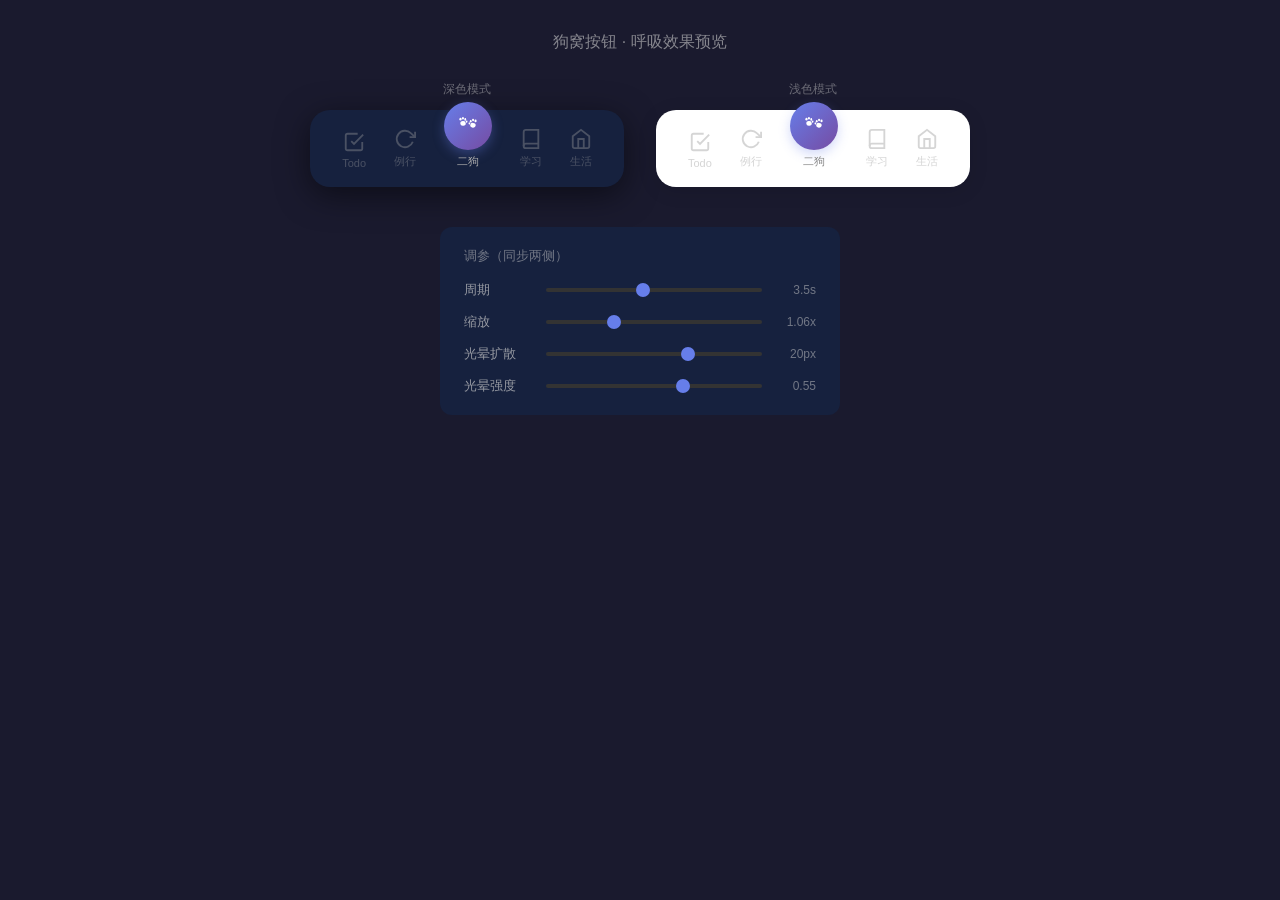
<file: frontend/breathe-preview.html>
<!DOCTYPE html>
<html lang="zh">
<head>
<meta charset="UTF-8">
<meta name="viewport" content="width=device-width, initial-scale=1.0">
<title>狗窝按钮呼吸预览</title>
<style>
  * { margin: 0; padding: 0; box-sizing: border-box; }
  body {
    background: #1a1a2e;
    color: #ccc;
    font-family: -apple-system, BlinkMacSystemFont, sans-serif;
    display: flex;
    flex-direction: column;
    align-items: center;
    padding: 32px 20px;
    min-height: 100vh;
  }
  h2 { font-size: 16px; margin-bottom: 28px; opacity: 0.6; font-weight: 400; }

  /* 两列并排 */
  .preview-row {
    display: flex;
    gap: 32px;
    margin-bottom: 40px;
    flex-wrap: wrap;
    justify-content: center;
  }
  .preview-case {
    display: flex;
    flex-direction: column;
    align-items: center;
    gap: 8px;
  }
  .case-label {
    font-size: 12px;
    opacity: 0.45;
    margin-bottom: 4px;
  }

  /* 模拟底部导航栏 - 通用 */
  .nav-mock {
    border-radius: 20px;
    padding: 12px 32px 18px;
    display: flex;
    align-items: flex-end;
    gap: 28px;
  }
  .nav-mock.dark {
    background: #16213e;
    box-shadow: 0 8px 32px rgba(0,0,0,0.5);
  }
  .nav-mock.light {
    background: #ffffff;
    box-shadow: 0 4px 20px rgba(0,0,0,0.1);
  }

  .nav-item {
    display: flex;
    flex-direction: column;
    align-items: center;
    gap: 4px;
    opacity: 0.35;
  }
  .nav-item svg { width: 22px; height: 22px; fill: none; stroke-width: 2; }
  .dark .nav-item svg { stroke: #aaa; }
  .dark .nav-item span { font-size: 11px; color: #aaa; }
  .light .nav-item svg { stroke: #888; }
  .light .nav-item span { font-size: 11px; color: #888; }

  /* 二狗按钮 */
  .breathe-btn {
    width: 48px;
    height: 48px;
    background: linear-gradient(135deg, #667eea, #764ba2);
    border-radius: 50%;
    display: flex;
    align-items: center;
    justify-content: center;
    margin-top: -20px;
  }
  .dark .breathe-btn {
    box-shadow: 0 4px 12px rgba(102, 126, 234, 0.35);
    animation: breathe-dark 3.5s ease-in-out infinite;
  }
  .light .breathe-btn {
    box-shadow: 0 4px 12px rgba(102, 126, 234, 0.3);
    animation: breathe-light 3.5s ease-in-out infinite;
  }
  .breathe-btn svg { width: 22px; height: 22px; }

  .breathe-label { font-size: 11px; margin-top: 4px; }
  .dark .breathe-label { color: #aaa; }
  .light .breathe-label { color: #888; }

  @keyframes breathe-dark {
    0%, 100% {
      transform: scale(1);
      box-shadow: 0 4px 12px rgba(102, 126, 234, 0.35);
    }
    50% {
      transform: scale(1.06);
      box-shadow: 0 6px 20px rgba(102, 126, 234, 0.55);
    }
  }
  @keyframes breathe-light {
    0%, 100% {
      transform: scale(1);
      box-shadow: 0 4px 12px rgba(102, 126, 234, 0.3);
    }
    50% {
      transform: scale(1.06);
      box-shadow: 0 6px 20px rgba(102, 126, 234, 0.45);
    }
  }

  /* 调参面板 */
  .controls {
    background: #16213e;
    border-radius: 12px;
    padding: 20px 24px;
    width: 100%;
    max-width: 400px;
    display: flex;
    flex-direction: column;
    gap: 14px;
  }
  .controls h3 { font-size: 13px; opacity: 0.5; font-weight: 400; margin-bottom: 2px; }
  .ctrl-row {
    display: flex;
    align-items: center;
    gap: 12px;
  }
  .ctrl-row label { font-size: 13px; min-width: 70px; opacity: 0.7; }
  .ctrl-row input[type="range"] {
    flex: 1;
    height: 4px;
    -webkit-appearance: none;
    background: #333;
    border-radius: 2px;
    outline: none;
  }
  .ctrl-row input[type="range"]::-webkit-slider-thumb {
    -webkit-appearance: none;
    width: 14px; height: 14px;
    border-radius: 50%;
    background: #667eea;
    cursor: pointer;
  }
  .ctrl-row .val { font-size: 12px; min-width: 42px; text-align: right; opacity: 0.5; }
</style>
</head>
<body>

<h2>狗窝按钮 · 呼吸效果预览</h2>

<div class="preview-row">
  <!-- 深色 -->
  <div class="preview-case">
    <span class="case-label">深色模式</span>
    <div class="nav-mock dark">
      <div class="nav-item">
        <svg viewBox="0 0 24 24"><path d="M9 11l3 3L22 4"/><path d="M21 12v7a2 2 0 01-2 2H5a2 2 0 01-2-2V5a2 2 0 012-2h11"/></svg>
        <span>Todo</span>
      </div>
      <div class="nav-item">
        <svg viewBox="0 0 24 24"><polyline points="23 4 23 10 17 10"/><path d="M20.49 15a9 9 0 11-2.12-9.36L23 10"/></svg>
        <span>例行</span>
      </div>
      <div style="display:flex;flex-direction:column;align-items:center;">
        <div class="breathe-btn" id="btn-dark">
          <svg viewBox="0 0 24 24"><g fill="#fff"><ellipse cx="3.8" cy="4.5" rx="1.2" ry="1.5"/><ellipse cx="6.5" cy="3.5" rx="1.1" ry="1.4"/><ellipse cx="9" cy="4.8" rx="1" ry="1.4"/><ellipse cx="10.5" cy="7.2" rx="0.9" ry="1.2" transform="rotate(20 10.5 7.2)"/><ellipse cx="6.6" cy="9.2" rx="3" ry="2.6" transform="rotate(-5 6.6 9.2)"/></g><g fill="#fff" transform="translate(24 2) scale(-1 1)"><ellipse cx="3.8" cy="4.5" rx="1.2" ry="1.5"/><ellipse cx="6.5" cy="3.5" rx="1.1" ry="1.4"/><ellipse cx="9" cy="4.8" rx="1" ry="1.4"/><ellipse cx="10.5" cy="7.2" rx="0.9" ry="1.2" transform="rotate(20 10.5 7.2)"/><ellipse cx="6.6" cy="9.2" rx="3" ry="2.6" transform="rotate(-5 6.6 9.2)"/></g></svg>
        </div>
        <span class="breathe-label">二狗</span>
      </div>
      <div class="nav-item">
        <svg viewBox="0 0 24 24"><path d="M4 19.5A2.5 2.5 0 016.5 17H20"/><path d="M6.5 2H20v20H6.5A2.5 2.5 0 014 19.5v-15A2.5 2.5 0 016.5 2z"/></svg>
        <span>学习</span>
      </div>
      <div class="nav-item">
        <svg viewBox="0 0 24 24"><path d="M3 9l9-7 9 7v11a2 2 0 01-2 2H5a2 2 0 01-2-2z"/><polyline points="9 22 9 12 15 12 15 22"/></svg>
        <span>生活</span>
      </div>
    </div>
  </div>

  <!-- 浅色 -->
  <div class="preview-case">
    <span class="case-label">浅色模式</span>
    <div class="nav-mock light">
      <div class="nav-item">
        <svg viewBox="0 0 24 24"><path d="M9 11l3 3L22 4"/><path d="M21 12v7a2 2 0 01-2 2H5a2 2 0 01-2-2V5a2 2 0 012-2h11"/></svg>
        <span>Todo</span>
      </div>
      <div class="nav-item">
        <svg viewBox="0 0 24 24"><polyline points="23 4 23 10 17 10"/><path d="M20.49 15a9 9 0 11-2.12-9.36L23 10"/></svg>
        <span>例行</span>
      </div>
      <div style="display:flex;flex-direction:column;align-items:center;">
        <div class="breathe-btn" id="btn-light">
          <svg viewBox="0 0 24 24"><g fill="#fff"><ellipse cx="3.8" cy="4.5" rx="1.2" ry="1.5"/><ellipse cx="6.5" cy="3.5" rx="1.1" ry="1.4"/><ellipse cx="9" cy="4.8" rx="1" ry="1.4"/><ellipse cx="10.5" cy="7.2" rx="0.9" ry="1.2" transform="rotate(20 10.5 7.2)"/><ellipse cx="6.6" cy="9.2" rx="3" ry="2.6" transform="rotate(-5 6.6 9.2)"/></g><g fill="#fff" transform="translate(24 2) scale(-1 1)"><ellipse cx="3.8" cy="4.5" rx="1.2" ry="1.5"/><ellipse cx="6.5" cy="3.5" rx="1.1" ry="1.4"/><ellipse cx="9" cy="4.8" rx="1" ry="1.4"/><ellipse cx="10.5" cy="7.2" rx="0.9" ry="1.2" transform="rotate(20 10.5 7.2)"/><ellipse cx="6.6" cy="9.2" rx="3" ry="2.6" transform="rotate(-5 6.6 9.2)"/></g></svg>
        </div>
        <span class="breathe-label">二狗</span>
      </div>
      <div class="nav-item">
        <svg viewBox="0 0 24 24"><path d="M4 19.5A2.5 2.5 0 016.5 17H20"/><path d="M6.5 2H20v20H6.5A2.5 2.5 0 014 19.5v-15A2.5 2.5 0 016.5 2z"/></svg>
        <span>学习</span>
      </div>
      <div class="nav-item">
        <svg viewBox="0 0 24 24"><path d="M3 9l9-7 9 7v11a2 2 0 01-2 2H5a2 2 0 01-2-2z"/><polyline points="9 22 9 12 15 12 15 22"/></svg>
        <span>生活</span>
      </div>
    </div>
  </div>
</div>

<div class="controls">
  <h3>调参（同步两侧）</h3>
  <div class="ctrl-row">
    <label>周期</label>
    <input type="range" min="1.5" max="6" step="0.5" value="3.5" id="dur">
    <span class="val" id="dur-v">3.5s</span>
  </div>
  <div class="ctrl-row">
    <label>缩放</label>
    <input type="range" min="1.00" max="1.20" step="0.01" value="1.06" id="scale">
    <span class="val" id="scale-v">1.06x</span>
  </div>
  <div class="ctrl-row">
    <label>光晕扩散</label>
    <input type="range" min="0" max="30" step="2" value="20" id="glow">
    <span class="val" id="glow-v">20px</span>
  </div>
  <div class="ctrl-row">
    <label>光晕强度</label>
    <input type="range" min="0.10" max="0.80" step="0.05" value="0.55" id="alpha">
    <span class="val" id="alpha-v">0.55</span>
  </div>
</div>

<script>
var btnDark = document.getElementById('btn-dark');
var btnLight = document.getElementById('btn-light');
var styleEl = document.createElement('style');
document.head.appendChild(styleEl);

function update() {
  var dur = document.getElementById('dur').value;
  var scale = document.getElementById('scale').value;
  var glow = document.getElementById('glow').value;
  var alpha = parseFloat(document.getElementById('alpha').value);

  document.getElementById('dur-v').textContent = parseFloat(dur).toFixed(1) + 's';
  document.getElementById('scale-v').textContent = parseFloat(scale).toFixed(2) + 'x';
  document.getElementById('glow-v').textContent = glow + 'px';
  document.getElementById('alpha-v').textContent = alpha.toFixed(2);

  btnDark.style.animationDuration = dur + 's';
  btnLight.style.animationDuration = dur + 's';

  // 浅色模式光晕稍弱一些，避免在白底上太刺眼
  var alphaLight = Math.max(0.1, alpha - 0.1);

  styleEl.textContent =
    '@keyframes breathe-dark {' +
      '0%, 100% { transform: scale(1); box-shadow: 0 4px 12px rgba(102,126,234,0.35); }' +
      '50% { transform: scale(' + scale + '); box-shadow: 0 6px ' + glow + 'px rgba(102,126,234,' + alpha + '); }' +
    '}' +
    '@keyframes breathe-light {' +
      '0%, 100% { transform: scale(1); box-shadow: 0 4px 12px rgba(102,126,234,0.3); }' +
      '50% { transform: scale(' + scale + '); box-shadow: 0 6px ' + glow + 'px rgba(102,126,234,' + alphaLight + '); }' +
    '}';
}

document.querySelectorAll('input[type="range"]').forEach(function(s) {
  s.addEventListener('input', update);
});
</script>
</body>
</html>
</file>
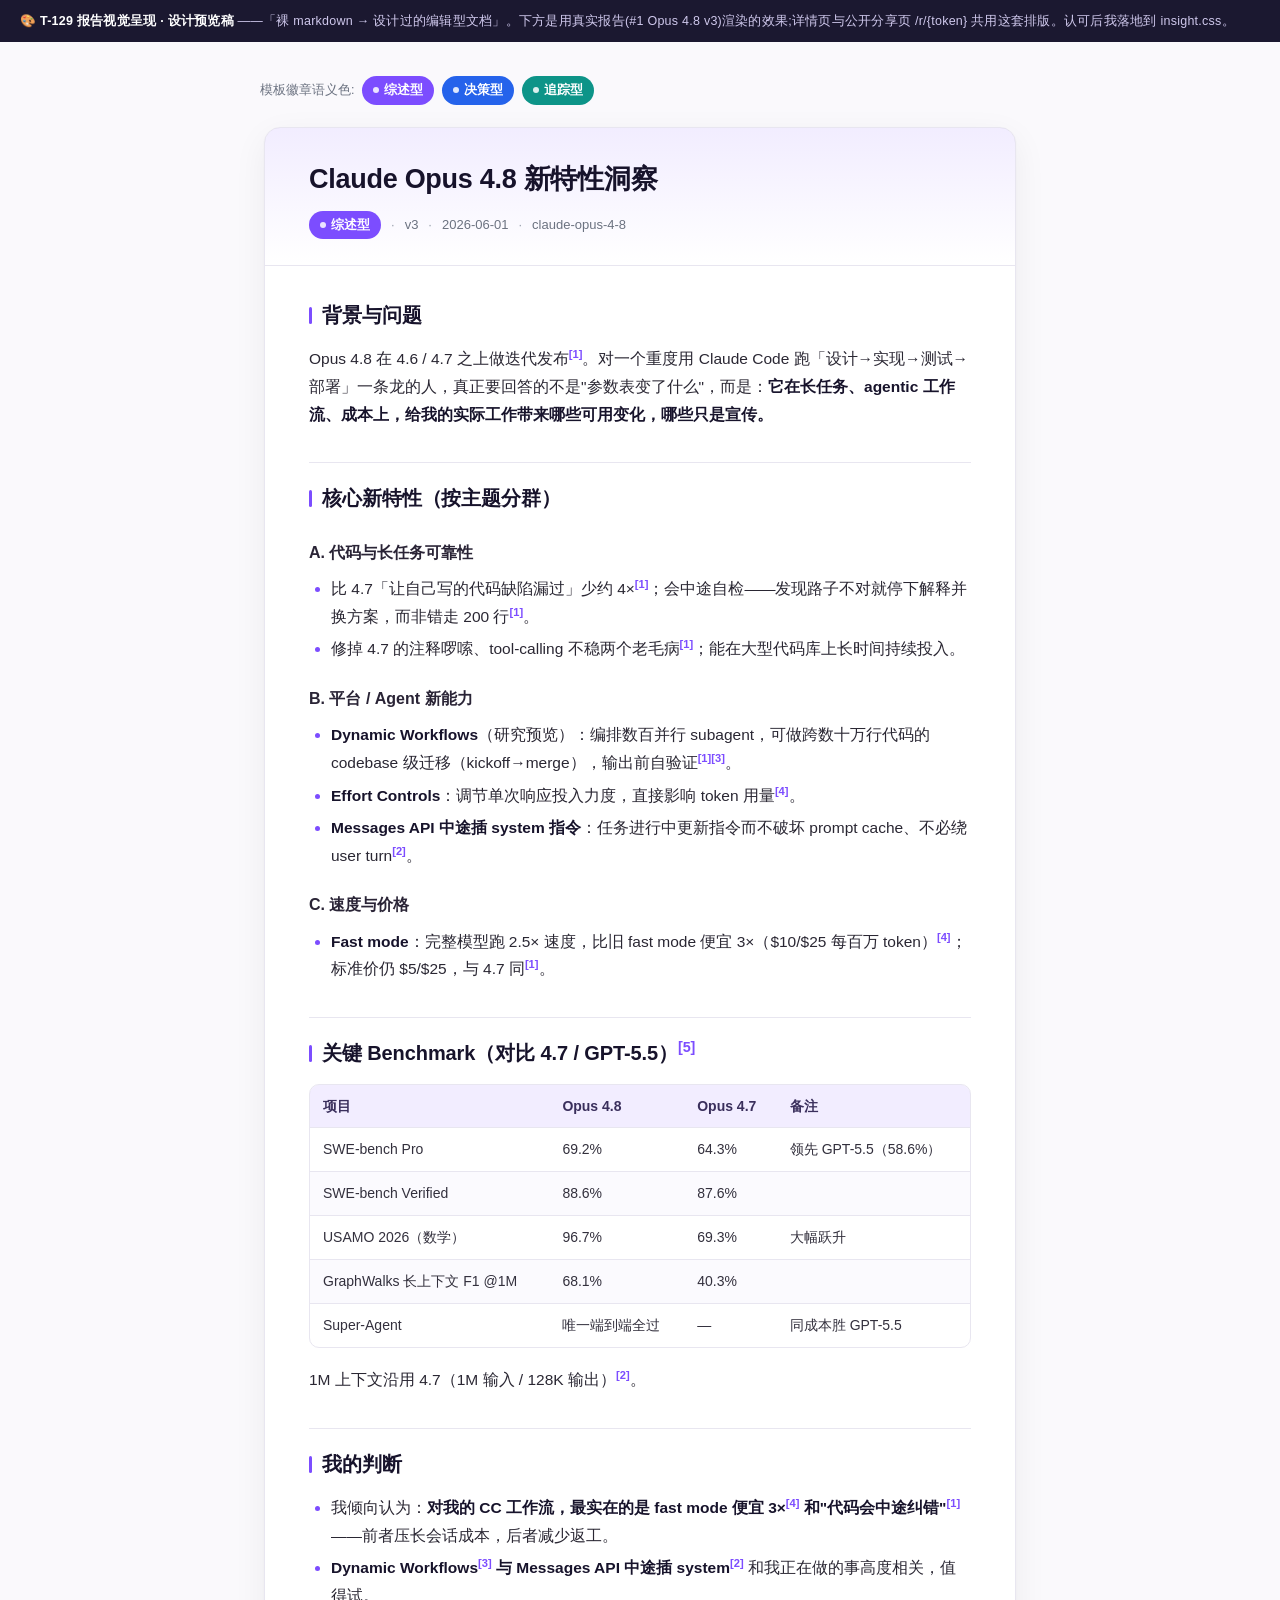
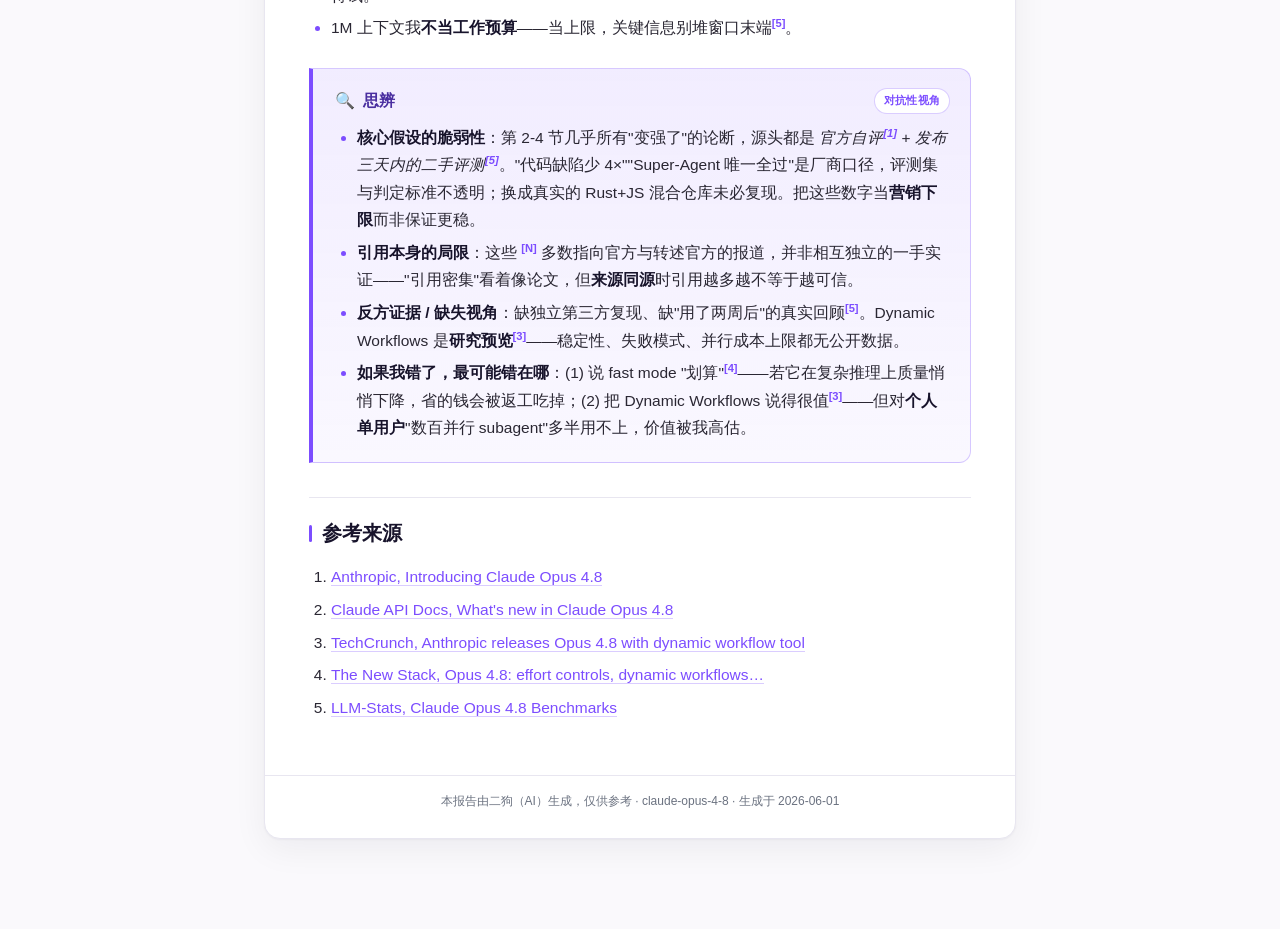
<file: frontend/insight-report-preview.html>
<!DOCTYPE html>
<html lang="zh-CN">
<head>
<meta charset="UTF-8">
<meta name="viewport" content="width=device-width, initial-scale=1.0">
<title>T-129 报告视觉呈现 · 设计预览稿</title>
<style>
  :root{
    --pri:#7C4DFF; --pri-soft:rgba(124,77,255,.10); --pri-line:rgba(124,77,255,.28);
    --bg:#FAF9FC; --card:#FFFFFF; --text:#1F2937; --mute:#6B7280; --faint:#9CA3AF;
    --border:#E8E6F0; --code-bg:#F5F3FB;
    --survey:#7C4DFF; --decision:#2563EB; --watch:#0D9488;
  }
  *{box-sizing:border-box;margin:0;padding:0;}
  html,body{background:var(--bg);color:var(--text);
    font:15.5px/1.78 -apple-system,BlinkMacSystemFont,"PingFang SC","Microsoft YaHei","Helvetica Neue",sans-serif;
    -webkit-font-smoothing:antialiased;}

  /* ===== 预览页外框(仅预览稿用,非最终样式)===== */
  .pv-bar{background:#1b1830;color:#cfc8ec;padding:10px 20px;font-size:12.5px;letter-spacing:.02em;}
  .pv-bar b{color:#fff;}
  .pv-wrap{padding:34px 20px 90px;}
  .pv-legend{max-width:760px;margin:0 auto 22px;display:flex;gap:8px;flex-wrap:wrap;align-items:center;
    font-size:12.5px;color:var(--mute);}

  /* ========================================================
     ↓↓↓ 这部分就是拟落地的报告排版体系(.ins-report)↓↓↓
     ======================================================== */

  /* 文档容器:阅读版心 */
  .ins-report{max-width:752px;margin:0 auto;background:var(--card);
    border:1px solid var(--border);border-radius:16px;
    box-shadow:0 1px 2px rgba(20,18,40,.04),0 10px 34px rgba(20,18,40,.06);
    overflow:hidden;}

  /* 页头 cover */
  .ins-report-cover{padding:34px 44px 26px;border-bottom:1px solid var(--border);
    background:linear-gradient(180deg,var(--pri-soft),transparent);}
  .ins-report-cover h1{font-size:27px;line-height:1.3;font-weight:700;letter-spacing:-.01em;
    color:#17132b;margin-bottom:14px;}
  .ins-cover-meta{display:flex;flex-wrap:wrap;align-items:center;gap:10px;font-size:13px;color:var(--mute);}
  .ins-badge{display:inline-flex;align-items:center;gap:5px;padding:3px 11px;border-radius:999px;
    font-size:12.5px;font-weight:600;color:#fff;}
  .ins-badge::before{content:"";width:6px;height:6px;border-radius:50%;background:rgba(255,255,255,.85);}
  .ins-badge.survey{background:var(--survey);}
  .ins-badge.decision{background:var(--decision);}
  .ins-badge.watch{background:var(--watch);}
  .ins-cover-dot{color:var(--faint);}
  .ins-cover-meta time,.ins-cover-meta .ins-cover-model{color:var(--mute);}

  /* 正文 */
  .ins-report-body{padding:26px 44px 40px;font-size:15.5px;color:#2a2733;}
  .ins-report-body > :first-child{margin-top:0;}

  .ins-report-body h2{font-size:20px;font-weight:700;color:#17132b;margin:34px 0 12px;
    padding-top:18px;border-top:1px solid var(--border);letter-spacing:-.005em;}
  .ins-report-body h2:first-of-type{border-top:0;padding-top:0;margin-top:6px;}
  /* h2 前缀小竖条(品牌) */
  .ins-report-body h2::before{content:"";display:inline-block;width:3px;height:17px;
    background:var(--pri);border-radius:2px;margin-right:10px;vertical-align:-2px;}
  .ins-report-body h3{font-size:16px;font-weight:700;color:#2a2436;margin:22px 0 8px;}
  .ins-report-body p{margin:0 0 14px;}
  .ins-report-body strong{color:#17132b;font-weight:670;}
  .ins-report-body a{color:var(--pri);text-decoration:none;border-bottom:1px solid var(--pri-line);}
  .ins-report-body a:hover{border-bottom-color:var(--pri);}

  .ins-report-body ul,.ins-report-body ol{margin:0 0 14px;padding-left:22px;}
  .ins-report-body li{margin:5px 0;}
  .ins-report-body ul li::marker{color:var(--pri);}

  /* 表格 */
  .ins-report-body table{width:100%;border-collapse:separate;border-spacing:0;margin:6px 0 18px;
    border:1px solid var(--border);border-radius:10px;overflow:hidden;font-size:14px;}
  .ins-report-body th{background:var(--pri-soft);color:#3a2f5c;font-weight:650;text-align:left;
    padding:9px 13px;border-bottom:1px solid var(--border);}
  .ins-report-body td{padding:9px 13px;border-bottom:1px solid var(--border);color:#33303d;}
  .ins-report-body tbody tr:nth-child(even){background:#FBFAFE;}
  .ins-report-body tbody tr:last-child td{border-bottom:0;}

  /* blockquote */
  .ins-report-body blockquote{margin:0 0 16px;padding:12px 16px 12px 18px;
    background:#F7F6FB;border-left:3px solid var(--pri-line);border-radius:0 8px 8px 0;color:var(--mute);}
  .ins-report-body blockquote p{margin:0;}

  /* code / hr / 脚注 */
  .ins-report-body code{background:var(--code-bg);border:1px solid var(--border);border-radius:5px;
    padding:1px 6px;font:13px/1.5 "SFMono-Regular",Consolas,"Liberation Mono",monospace;color:#5b3fb0;}
  .ins-report-body pre{background:var(--code-bg);border:1px solid var(--border);border-radius:10px;
    padding:14px 16px;overflow:auto;margin:0 0 16px;}
  .ins-report-body pre code{background:none;border:0;padding:0;color:#2a2733;}
  .ins-report-body hr{border:0;border-top:1px dashed var(--border);margin:26px 0;}
  .ins-report-body sup{font-size:.72em;font-weight:600;color:var(--pri);vertical-align:super;line-height:0;}

  /* ===== 思辨 callout(差异化高亮)===== */
  .ins-sibian{position:relative;margin:26px 0 18px;padding:18px 20px 6px 22px;
    background:linear-gradient(180deg,var(--pri-soft),rgba(124,77,255,.04));
    border:1px solid var(--pri-line);border-left:4px solid var(--pri);border-radius:0 12px 12px 0;}
  .ins-sibian-head{display:flex;align-items:center;gap:8px;font-size:16px;font-weight:700;color:#4a2fa0;margin-bottom:8px;}
  .ins-sibian-head .ico{font-size:16px;}
  .ins-sibian-head .tag{margin-left:auto;font-size:11px;font-weight:600;color:var(--pri);
    background:#fff;border:1px solid var(--pri-line);border-radius:999px;padding:2px 9px;letter-spacing:.02em;}
  .ins-sibian h2{border:0;padding:0;margin:0;}      /* 思辨内的标题不再走通用 h2 边框 */
  .ins-sibian h2::before{display:none;}
  .ins-sibian ul li::marker{color:var(--pri);}

  /* AI 页脚 */
  .ins-report-footer{padding:16px 44px 26px;border-top:1px solid var(--border);
    text-align:center;color:var(--faint);font-size:12px;line-height:1.6;}
  .ins-report-footer .ai{color:var(--mute);}

  @media (max-width:720px){
    .ins-report-cover{padding:24px 20px 20px;}
    .ins-report-cover h1{font-size:22px;}
    .ins-report-body{padding:20px 18px 30px;font-size:15px;}
    .ins-report-footer{padding:14px 18px 22px;}
  }
</style>
</head>
<body>
  <div class="pv-bar">🎨 <b>T-129 报告视觉呈现 · 设计预览稿</b> ——「裸 markdown → 设计过的编辑型文档」。下方是用真实报告(#1 Opus 4.8 v3)渲染的效果;详情页与公开分享页 /r/{token} 共用这套排版。认可后我落地到 insight.css。</div>

  <div class="pv-wrap">
    <div class="pv-legend">
      模板徽章语义色:
      <span class="ins-badge survey">综述型</span>
      <span class="ins-badge decision">决策型</span>
      <span class="ins-badge watch">追踪型</span>
    </div>

    <article class="ins-report">
      <!-- 页头 cover -->
      <header class="ins-report-cover">
        <h1>Claude Opus 4.8 新特性洞察</h1>
        <div class="ins-cover-meta">
          <span class="ins-badge survey">综述型</span>
          <span class="ins-cover-dot">·</span>
          <span class="ins-cover-ver">v3</span>
          <span class="ins-cover-dot">·</span>
          <time>2026-06-01</time>
          <span class="ins-cover-dot">·</span>
          <span class="ins-cover-model">claude-opus-4-8</span>
        </div>
      </header>

      <!-- 正文 -->
      <div class="ins-report-body">
        <h2>背景与问题</h2>
        <p>Opus 4.8 在 4.6 / 4.7 之上做迭代发布<sup>[1]</sup>。对一个重度用 Claude Code 跑「设计→实现→测试→部署」一条龙的人，真正要回答的不是"参数表变了什么"，而是：<strong>它在长任务、agentic 工作流、成本上，给我的实际工作带来哪些可用变化，哪些只是宣传。</strong></p>

        <h2>核心新特性（按主题分群）</h2>
        <h3>A. 代码与长任务可靠性</h3>
        <ul>
          <li>比 4.7「让自己写的代码缺陷漏过」少约 4×<sup>[1]</sup>；会中途自检——发现路子不对就停下解释并换方案，而非错走 200 行<sup>[1]</sup>。</li>
          <li>修掉 4.7 的注释啰嗦、tool-calling 不稳两个老毛病<sup>[1]</sup>；能在大型代码库上长时间持续投入。</li>
        </ul>
        <h3>B. 平台 / Agent 新能力</h3>
        <ul>
          <li><strong>Dynamic Workflows</strong>（研究预览）：编排数百并行 subagent，可做跨数十万行代码的 codebase 级迁移（kickoff→merge），输出前自验证<sup>[1][3]</sup>。</li>
          <li><strong>Effort Controls</strong>：调节单次响应投入力度，直接影响 token 用量<sup>[4]</sup>。</li>
          <li><strong>Messages API 中途插 system 指令</strong>：任务进行中更新指令而不破坏 prompt cache、不必绕 user turn<sup>[2]</sup>。</li>
        </ul>
        <h3>C. 速度与价格</h3>
        <ul>
          <li><strong>Fast mode</strong>：完整模型跑 2.5× 速度，比旧 fast mode 便宜 3×（$10/$25 每百万 token）<sup>[4]</sup>；标准价仍 $5/$25，与 4.7 同<sup>[1]</sup>。</li>
        </ul>

        <h2>关键 Benchmark（对比 4.7 / GPT-5.5）<sup>[5]</sup></h2>
        <table>
          <thead><tr><th>项目</th><th>Opus 4.8</th><th>Opus 4.7</th><th>备注</th></tr></thead>
          <tbody>
            <tr><td>SWE-bench Pro</td><td>69.2%</td><td>64.3%</td><td>领先 GPT-5.5（58.6%）</td></tr>
            <tr><td>SWE-bench Verified</td><td>88.6%</td><td>87.6%</td><td></td></tr>
            <tr><td>USAMO 2026（数学）</td><td>96.7%</td><td>69.3%</td><td>大幅跃升</td></tr>
            <tr><td>GraphWalks 长上下文 F1 @1M</td><td>68.1%</td><td>40.3%</td><td></td></tr>
            <tr><td>Super-Agent</td><td>唯一端到端全过</td><td>—</td><td>同成本胜 GPT-5.5</td></tr>
          </tbody>
        </table>
        <p>1M 上下文沿用 4.7（1M 输入 / 128K 输出）<sup>[2]</sup>。</p>

        <h2>我的判断</h2>
        <ul>
          <li>我倾向认为：<strong>对我的 CC 工作流，最实在的是 fast mode 便宜 3×<sup>[4]</sup> 和"代码会中途纠错"<sup>[1]</sup></strong>——前者压长会话成本，后者减少返工。</li>
          <li><strong>Dynamic Workflows<sup>[3]</sup> 与 Messages API 中途插 system<sup>[2]</sup></strong> 和我正在做的事高度相关，值得试。</li>
          <li>1M 上下文我<strong>不当工作预算</strong>——当上限，关键信息别堆窗口末端<sup>[5]</sup>。</li>
        </ul>

        <!-- ===== 思辨 callout ===== -->
        <section class="ins-sibian">
          <div class="ins-sibian-head"><span class="ico">🔍</span> 思辨 <span class="tag">对抗性视角</span></div>
          <ul>
            <li><strong>核心假设的脆弱性</strong>：第 2-4 节几乎所有"变强了"的论断，源头都是 <em>官方自评<sup>[1]</sup> + 发布三天内的二手评测<sup>[5]</sup></em>。"代码缺陷少 4×""Super-Agent 唯一全过"是厂商口径，评测集与判定标准不透明；换成真实的 Rust+JS 混合仓库未必复现。把这些数字当<strong>营销下限</strong>而非保证更稳。</li>
            <li><strong>引用本身的局限</strong>：这些 <sup>[N]</sup> 多数指向官方与转述官方的报道，并非相互独立的一手实证——"引用密集"看着像论文，但<strong>来源同源</strong>时引用越多越不等于越可信。</li>
            <li><strong>反方证据 / 缺失视角</strong>：缺独立第三方复现、缺"用了两周后"的真实回顾<sup>[5]</sup>。Dynamic Workflows 是<strong>研究预览</strong><sup>[3]</sup>——稳定性、失败模式、并行成本上限都无公开数据。</li>
            <li><strong>如果我错了，最可能错在哪</strong>：(1) 说 fast mode "划算"<sup>[4]</sup>——若它在复杂推理上质量悄悄下降，省的钱会被返工吃掉；(2) 把 Dynamic Workflows 说得很值<sup>[3]</sup>——但对<strong>个人单用户</strong>"数百并行 subagent"多半用不上，价值被我高估。</li>
          </ul>
        </section>

        <h2>参考来源</h2>
        <ol>
          <li><a href="#">Anthropic, Introducing Claude Opus 4.8</a></li>
          <li><a href="#">Claude API Docs, What's new in Claude Opus 4.8</a></li>
          <li><a href="#">TechCrunch, Anthropic releases Opus 4.8 with dynamic workflow tool</a></li>
          <li><a href="#">The New Stack, Opus 4.8: effort controls, dynamic workflows…</a></li>
          <li><a href="#">LLM-Stats, Claude Opus 4.8 Benchmarks</a></li>
        </ol>
      </div>

      <!-- AI 页脚 -->
      <footer class="ins-report-footer">
        <div class="ai">本报告由二狗（AI）生成，仅供参考 · claude-opus-4-8 · 生成于 2026-06-01</div>
      </footer>
    </article>
  </div>
</body>
</html>
</file>
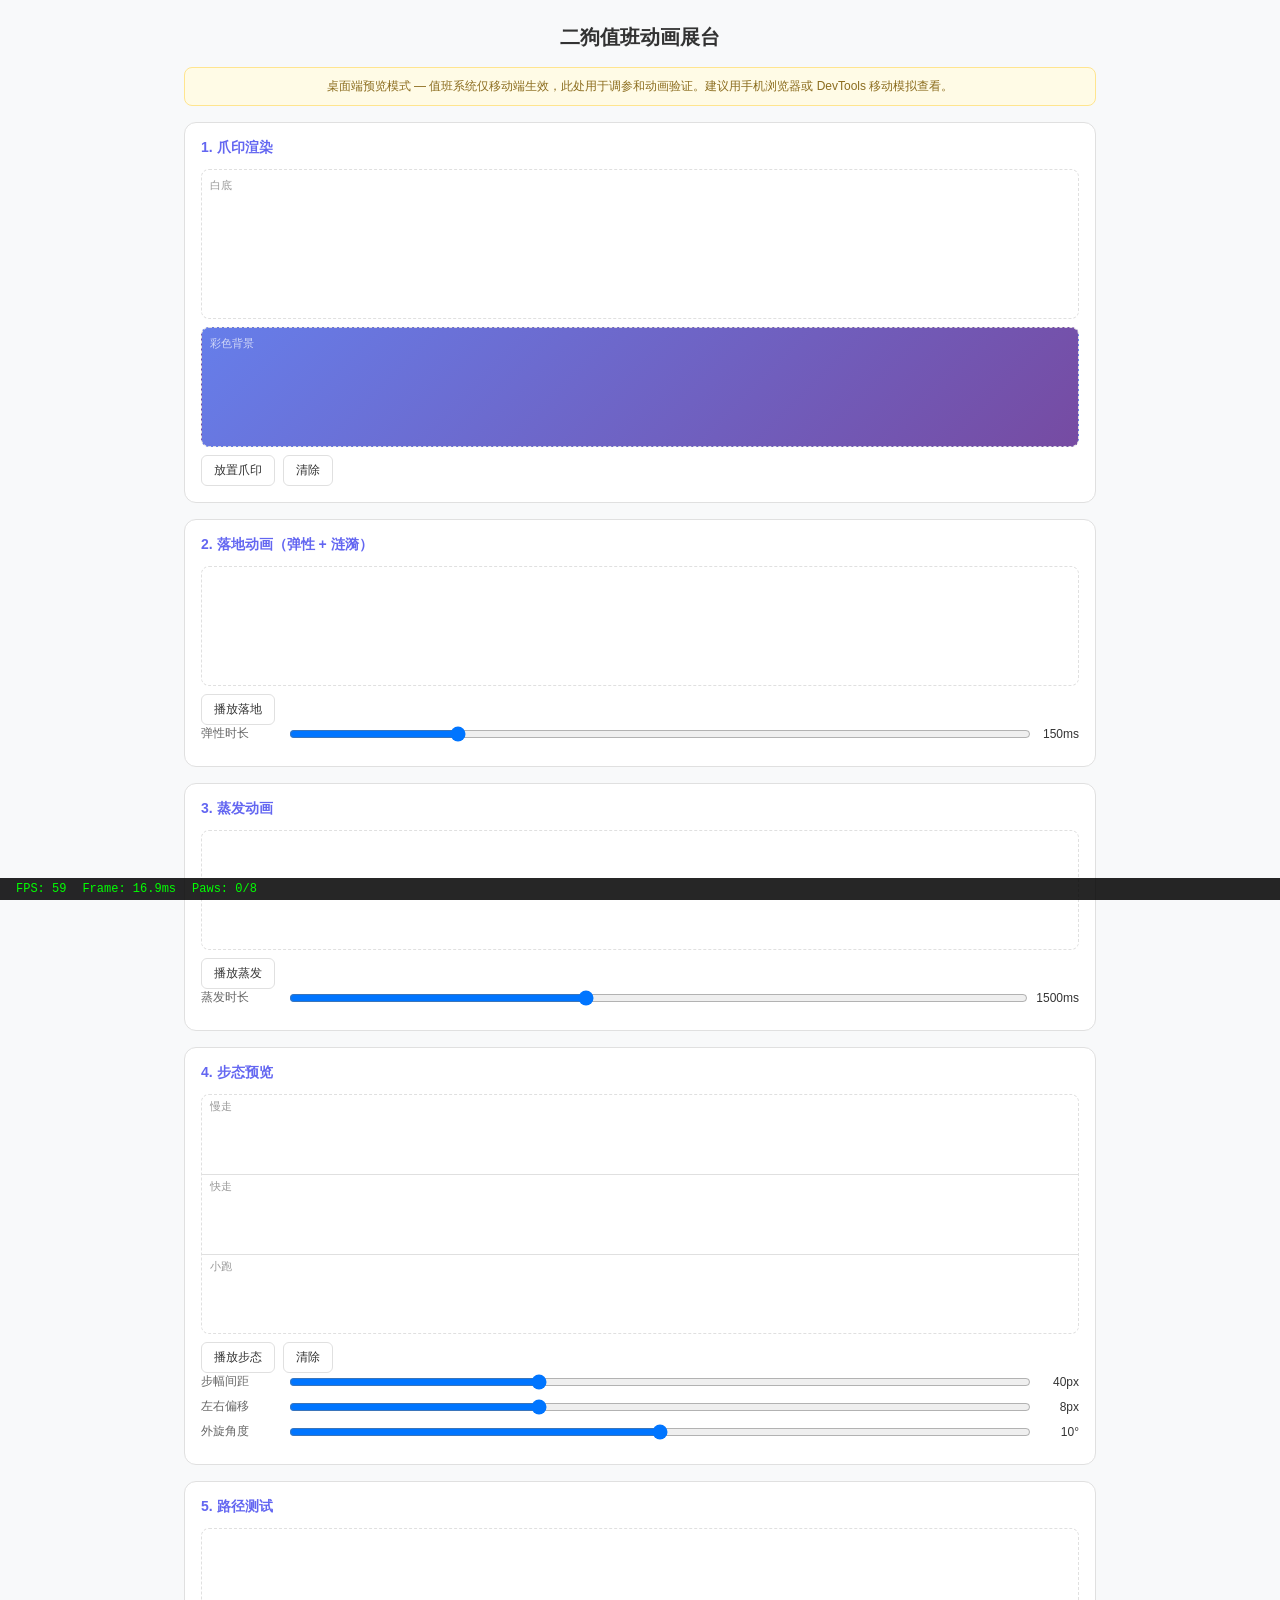
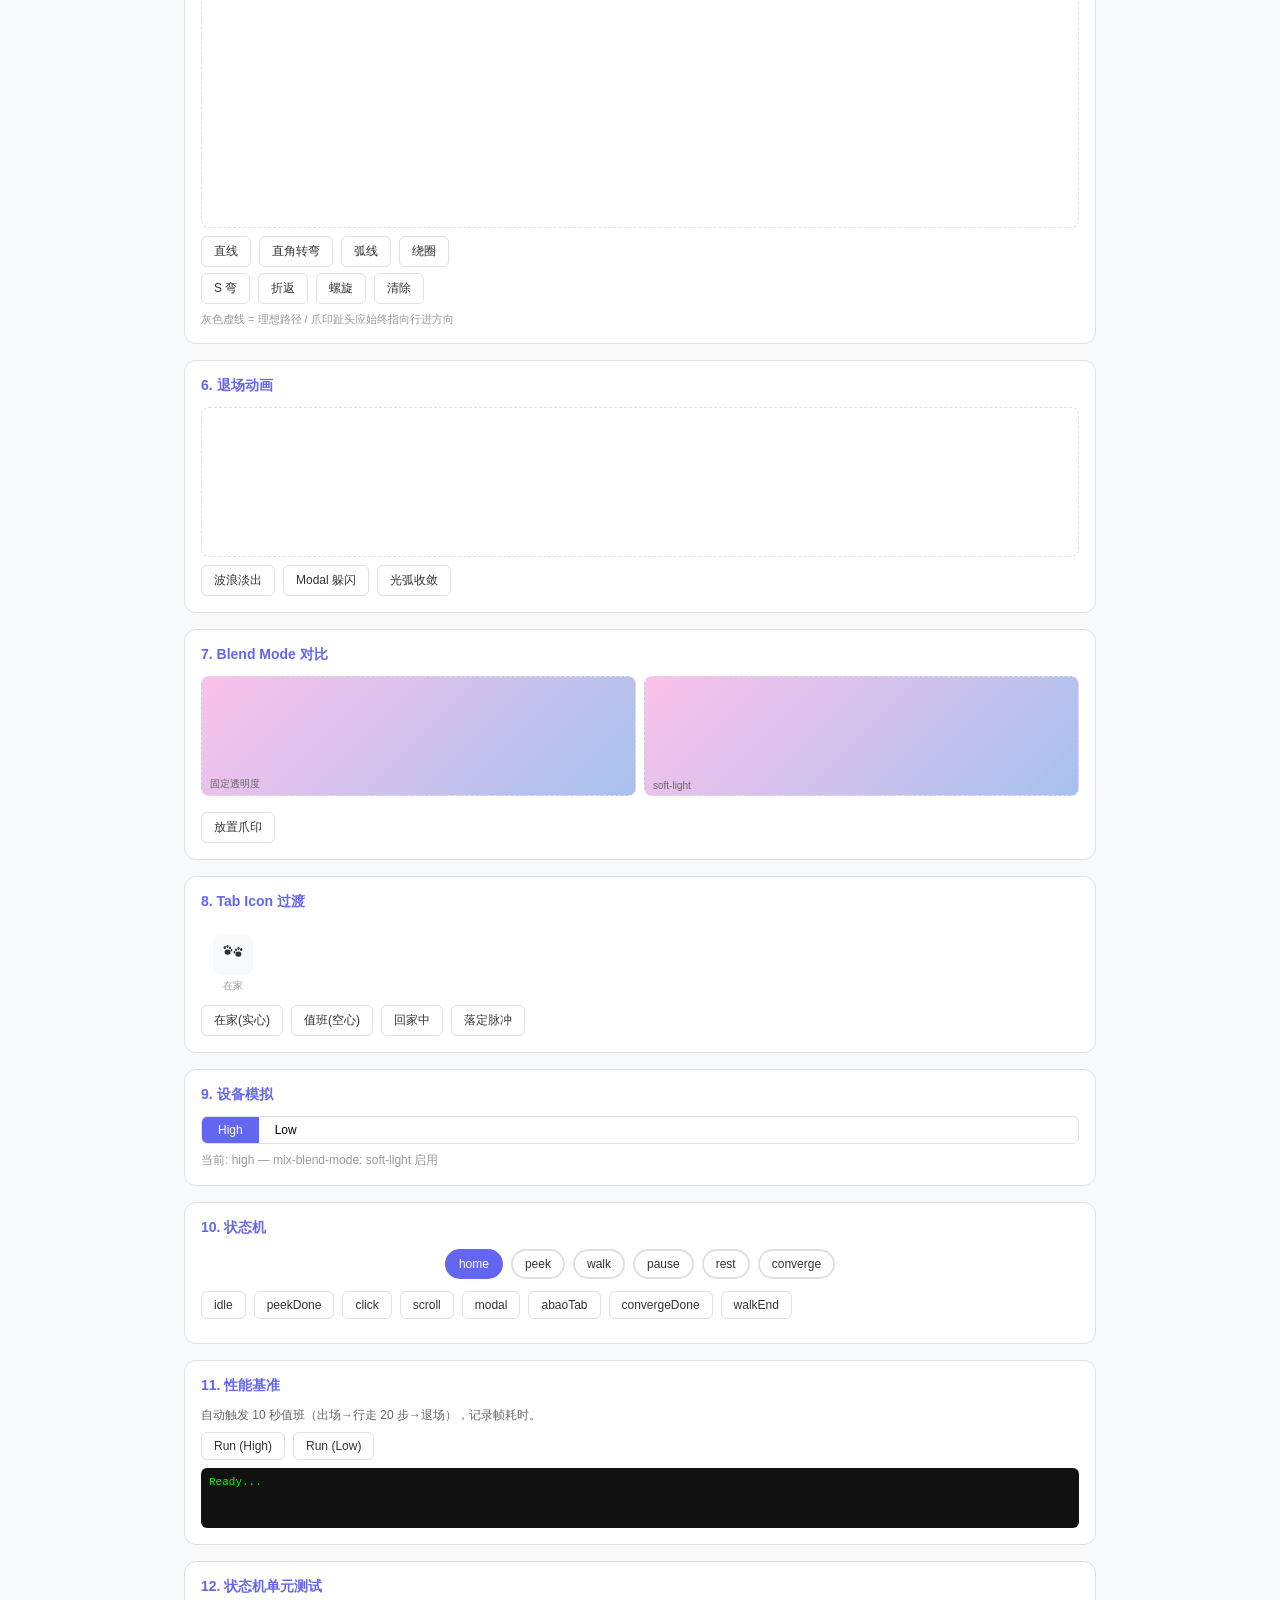
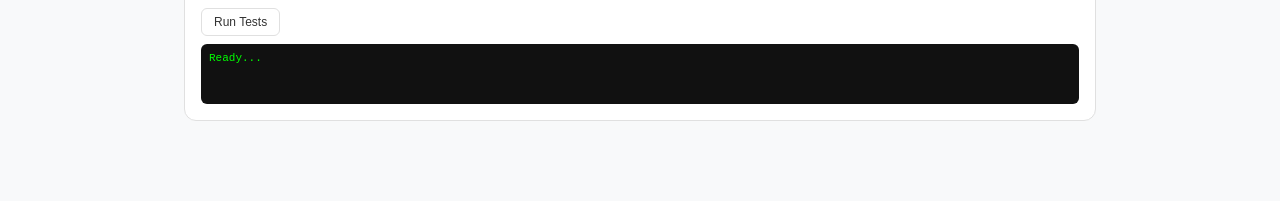
<file: frontend/patrol-showcase.html>
<!DOCTYPE html>
<html lang="zh-CN">
<head>
    <meta charset="UTF-8">
    <meta name="viewport" content="width=device-width, initial-scale=1.0">
    <title>二狗值班 — 动画展台</title>
    <link rel="stylesheet" href="assets/css/patrol.css">
    <style>
        :root {
            --primary-color: #6366f1;
            --bg: #f8f9fa;
            --card-bg: #fff;
            --text: #333;
            --border: #e0e0e0;
        }

        * { margin: 0; padding: 0; box-sizing: border-box; }

        body {
            font-family: -apple-system, BlinkMacSystemFont, 'Segoe UI', Roboto, sans-serif;
            background: var(--bg);
            color: var(--text);
            padding: 12px;
            margin: 0 auto;
        }

        h1 {
            font-size: 20px;
            font-weight: 700;
            margin-bottom: 16px;
            text-align: center;
        }

        .showcase-section {
            background: var(--card-bg);
            border-radius: 12px;
            padding: 16px;
            margin-bottom: 16px;
            border: 1px solid var(--border);
        }

        .showcase-section h2 {
            font-size: 14px;
            font-weight: 600;
            margin-bottom: 12px;
            color: var(--primary-color);
        }

        .showcase-stage {
            position: relative;
            min-height: 120px;
            border: 1px dashed var(--border);
            border-radius: 8px;
            overflow: hidden;
            margin-bottom: 8px;
        }

        .showcase-controls {
            display: flex;
            gap: 8px;
            flex-wrap: wrap;
        }

        .showcase-btn {
            padding: 6px 12px;
            border: 1px solid var(--border);
            border-radius: 6px;
            background: var(--card-bg);
            cursor: pointer;
            font-size: 12px;
            color: var(--text);
            transition: background 0.15s;
        }

        .showcase-btn:active {
            background: var(--bg);
        }

        .showcase-btn.active {
            background: var(--primary-color);
            color: #fff;
            border-color: var(--primary-color);
        }

        /* Paw rendering backgrounds */
        .bg-white { background: #fff; }
        .bg-text { background: #fff; padding: 12px; font-size: 14px; line-height: 1.6; }
        .bg-color { background: linear-gradient(135deg, #667eea 0%, #764ba2 100%); }
        .bg-card {
            background: #fff;
            margin: 12px;
            padding: 12px;
            border-radius: 8px;
            box-shadow: 0 1px 3px rgba(0,0,0,0.1);
            font-size: 13px;
        }

        /* Gait preview lanes */
        .gait-lane {
            position: relative;
            height: 80px;
            border-bottom: 1px solid var(--border);
        }

        .gait-lane:last-child { border-bottom: none; }

        .gait-label {
            position: absolute;
            top: 4px;
            left: 8px;
            font-size: 11px;
            color: #999;
        }

        /* Tab icon demo */
        .tab-demo {
            display: flex;
            align-items: center;
            gap: 16px;
            padding: 12px;
        }

        .tab-demo-item {
            display: flex;
            flex-direction: column;
            align-items: center;
            gap: 4px;
        }

        .tab-demo-item .label {
            font-size: 10px;
            color: #999;
        }

        .tab-demo-icon {
            width: 40px;
            height: 40px;
            display: flex;
            align-items: center;
            justify-content: center;
            border-radius: 8px;
            background: var(--bg);
        }

        /* Slider controls */
        .param-row {
            display: flex;
            align-items: center;
            gap: 8px;
            margin-bottom: 8px;
            font-size: 12px;
        }

        .param-row label {
            min-width: 80px;
            color: #666;
        }

        .param-row input[type="range"] {
            flex: 1;
        }

        .param-row .param-value {
            min-width: 40px;
            text-align: right;
            font-variant-numeric: tabular-nums;
        }

        /* FPS counter */
        #fps-bar {
            position: fixed;
            bottom: 0;
            left: 0;
            right: 0;
            background: rgba(0,0,0,0.85);
            color: #0f0;
            font-family: monospace;
            font-size: 12px;
            padding: 4px 16px;
            display: flex;
            gap: 16px;
            z-index: 9999;
        }

        /* Device mode toggle */
        .device-toggle {
            display: flex;
            gap: 0;
            border-radius: 6px;
            overflow: hidden;
            border: 1px solid var(--border);
        }

        .device-toggle button {
            padding: 6px 16px;
            border: none;
            background: var(--card-bg);
            cursor: pointer;
            font-size: 12px;
        }

        .device-toggle button.active {
            background: var(--primary-color);
            color: #fff;
        }

        /* State machine visualizer */
        .state-diagram {
            display: flex;
            flex-wrap: wrap;
            gap: 8px;
            justify-content: center;
        }

        .state-node {
            padding: 6px 12px;
            border-radius: 16px;
            border: 2px solid var(--border);
            font-size: 12px;
            font-weight: 500;
            transition: all 0.2s;
        }

        .state-node.current {
            border-color: var(--primary-color);
            background: var(--primary-color);
            color: #fff;
        }

        /* ---- Responsive: mobile-first, single column ---- */

        /* Mobile: full width, compact */
        @media (max-width: 540px) {
            body { padding: 8px; }
            h1 { font-size: 18px; margin-bottom: 12px; }
            .showcase-section { padding: 12px; margin-bottom: 12px; }
            .showcase-stage { min-height: 100px; }
            .param-row label { min-width: 64px; font-size: 11px; }
        }

        /* Desktop: two-column grid for side-by-side comparison */
        @media (min-width: 768px) {
            body { max-width: 960px; padding: 24px; }
            .showcase-grid {
                display: grid;
                grid-template-columns: 1fr 1fr;
                gap: 16px;
            }
            .showcase-grid .full-width {
                grid-column: 1 / -1;
            }
        }

        /* Desktop hint banner */
        .desktop-hint {
            display: none;
            background: #fffbe6;
            border: 1px solid #ffe58f;
            border-radius: 8px;
            padding: 10px 14px;
            font-size: 12px;
            color: #8c6d1f;
            margin-bottom: 16px;
            text-align: center;
        }

        @media (min-width: 768px) {
            .desktop-hint { display: block; }
        }
    </style>
</head>
<body>

<h1>二狗值班动画展台</h1>

<div class="desktop-hint">
    桌面端预览模式 — 值班系统仅移动端生效，此处用于调参和动画验证。建议用手机浏览器或 DevTools 移动模拟查看。
</div>

<!-- Section 1: Paw Rendering -->
<div class="showcase-section">
    <h2>1. 爪印渲染</h2>
    <div class="showcase-stage bg-white" id="stage-render" style="height:150px">
        <div style="position:absolute;top:8px;left:8px;font-size:11px;color:#999">白底</div>
    </div>
    <div class="showcase-stage bg-color" id="stage-render-color" style="height:100px">
        <div style="position:absolute;top:8px;left:8px;font-size:11px;color:rgba(255,255,255,0.7)">彩色背景</div>
    </div>
    <div class="showcase-controls">
        <button class="showcase-btn" onclick="demoPawRender()">放置爪印</button>
        <button class="showcase-btn" onclick="clearStages()">清除</button>
    </div>
</div>

<!-- Section 2: Landing Animation -->
<div class="showcase-section">
    <h2>2. 落地动画（弹性 + 涟漪）</h2>
    <div class="showcase-stage" id="stage-land" style="height:120px"></div>
    <div class="showcase-controls">
        <button class="showcase-btn" onclick="demoLanding()">播放落地</button>
    </div>
    <div class="param-row">
        <label>弹性时长</label>
        <input type="range" min="50" max="500" value="150" id="param-land-dur"
               oninput="document.getElementById('val-land-dur').textContent=this.value+'ms'">
        <span class="param-value" id="val-land-dur">150ms</span>
    </div>
</div>

<!-- Section 3: Evaporate Animation -->
<div class="showcase-section">
    <h2>3. 蒸发动画</h2>
    <div class="showcase-stage" id="stage-evap" style="height:120px"></div>
    <div class="showcase-controls">
        <button class="showcase-btn" onclick="demoEvaporate()">播放蒸发</button>
    </div>
    <div class="param-row">
        <label>蒸发时长</label>
        <input type="range" min="500" max="3000" value="1500" step="100" id="param-evap-dur"
               oninput="document.getElementById('val-evap-dur').textContent=this.value+'ms'">
        <span class="param-value" id="val-evap-dur">1500ms</span>
    </div>
</div>

<!-- Section 4: Gait Preview -->
<div class="showcase-section">
    <h2>4. 步态预览</h2>
    <div class="showcase-stage" id="stage-gait" style="height:240px">
        <div class="gait-lane" id="gait-slow">
            <span class="gait-label">慢走</span>
        </div>
        <div class="gait-lane" id="gait-normal">
            <span class="gait-label">快走</span>
        </div>
        <div class="gait-lane" id="gait-trot">
            <span class="gait-label">小跑</span>
        </div>
    </div>
    <div class="showcase-controls">
        <button class="showcase-btn" onclick="demoGait()">播放步态</button>
        <button class="showcase-btn" onclick="clearGait()">清除</button>
    </div>
    <div class="param-row">
        <label>步幅间距</label>
        <input type="range" min="20" max="80" value="40" id="param-stride"
               oninput="document.getElementById('val-stride').textContent=this.value+'px'">
        <span class="param-value" id="val-stride">40px</span>
    </div>
    <div class="param-row">
        <label>左右偏移</label>
        <input type="range" min="2" max="20" value="8" id="param-offset"
               oninput="document.getElementById('val-offset').textContent=this.value+'px'">
        <span class="param-value" id="val-offset">8px</span>
    </div>
    <div class="param-row">
        <label>外旋角度</label>
        <input type="range" min="0" max="20" value="10" id="param-rotate"
               oninput="document.getElementById('val-rotate').textContent=this.value+'°'">
        <span class="param-value" id="val-rotate">10°</span>
    </div>
</div>

<!-- Section 5: Path & Direction Tests -->
<div class="showcase-section">
    <h2>5. 路径测试</h2>
    <div class="showcase-stage" id="stage-path" style="height:300px"></div>
    <div class="showcase-controls">
        <button class="showcase-btn" onclick="demoPathStraight()">直线</button>
        <button class="showcase-btn" onclick="demoPathTurn()">直角转弯</button>
        <button class="showcase-btn" onclick="demoPathArc()">弧线</button>
        <button class="showcase-btn" onclick="demoPathCircle()">绕圈</button>
    </div>
    <div class="showcase-controls" style="margin-top:6px">
        <button class="showcase-btn" onclick="demoPathSCurve()">S 弯</button>
        <button class="showcase-btn" onclick="demoPathZigzag()">折返</button>
        <button class="showcase-btn" onclick="demoPathSpiral()">螺旋</button>
        <button class="showcase-btn" onclick="clearPath()">清除</button>
    </div>
    <p style="font-size:11px;color:#999;margin-top:8px">灰色虚线 = 理想路径 / 爪印趾头应始终指向行进方向</p>
</div>

<!-- Section 6: Exit Animations -->
<div class="showcase-section">
    <h2>6. 退场动画</h2>
    <div class="showcase-stage" id="stage-exit" style="height:150px"></div>
    <div class="showcase-controls">
        <button class="showcase-btn" onclick="demoExitWave()">波浪淡出</button>
        <button class="showcase-btn" onclick="demoExitModal()">Modal 躲闪</button>
        <button class="showcase-btn" onclick="demoExitConverge()">光弧收敛</button>
    </div>
</div>

<!-- Section 7: Blend Mode Comparison -->
<div class="showcase-section">
    <h2>7. Blend Mode 对比</h2>
    <div style="display:flex;gap:8px">
        <div class="showcase-stage" id="stage-blend-off" style="flex:1;height:100px;background:linear-gradient(135deg,#fbc2eb,#a6c1ee)">
            <div style="position:absolute;bottom:4px;left:8px;font-size:10px;color:#666">固定透明度</div>
        </div>
        <div class="showcase-stage patrol-enhanced" id="stage-blend-on" style="flex:1;height:100px;background:linear-gradient(135deg,#fbc2eb,#a6c1ee)">
            <div style="position:absolute;bottom:4px;left:8px;font-size:10px;color:#666">soft-light</div>
        </div>
    </div>
    <div class="showcase-controls" style="margin-top:8px">
        <button class="showcase-btn" onclick="demoBlend()">放置爪印</button>
    </div>
</div>

<!-- Section 8: Tab Icon Transition -->
<div class="showcase-section">
    <h2>8. Tab Icon 过渡</h2>
    <div class="tab-demo" id="tab-demo">
        <div class="tab-demo-item">
            <div class="tab-demo-icon">
                <svg class="tab-icon-patrol" id="tab-demo-icon" width="24" height="24" viewBox="0 0 24 24">
                    <g class="paw-fill" fill="currentColor">
                        <ellipse cx="3.8" cy="4.5" rx="1.2" ry="1.5"/><ellipse cx="6.5" cy="3.5" rx="1.1" ry="1.4"/>
                        <ellipse cx="9" cy="4.8" rx="1" ry="1.4"/><ellipse cx="10.5" cy="7.2" rx="0.9" ry="1.2" transform="rotate(20 10.5 7.2)"/>
                        <ellipse cx="6.6" cy="9.2" rx="3" ry="2.6" transform="rotate(-5 6.6 9.2)"/>
                    </g>
                    <g class="paw-fill" fill="currentColor" transform="translate(24 2) scale(-1 1)">
                        <ellipse cx="3.8" cy="4.5" rx="1.2" ry="1.5"/><ellipse cx="6.5" cy="3.5" rx="1.1" ry="1.4"/>
                        <ellipse cx="9" cy="4.8" rx="1" ry="1.4"/><ellipse cx="10.5" cy="7.2" rx="0.9" ry="1.2" transform="rotate(20 10.5 7.2)"/>
                        <ellipse cx="6.6" cy="9.2" rx="3" ry="2.6" transform="rotate(-5 6.6 9.2)"/>
                    </g>
                    <g class="paw-stroke" fill="none" stroke="currentColor" stroke-width="0.5">
                        <ellipse cx="3.8" cy="4.5" rx="1.2" ry="1.5"/><ellipse cx="6.5" cy="3.5" rx="1.1" ry="1.4"/>
                        <ellipse cx="9" cy="4.8" rx="1" ry="1.4"/><ellipse cx="10.5" cy="7.2" rx="0.9" ry="1.2" transform="rotate(20 10.5 7.2)"/>
                        <ellipse cx="6.6" cy="9.2" rx="3" ry="2.6" transform="rotate(-5 6.6 9.2)"/>
                    </g>
                    <g class="paw-stroke" fill="none" stroke="currentColor" stroke-width="0.5" transform="translate(24 2) scale(-1 1)">
                        <ellipse cx="3.8" cy="4.5" rx="1.2" ry="1.5"/><ellipse cx="6.5" cy="3.5" rx="1.1" ry="1.4"/>
                        <ellipse cx="9" cy="4.8" rx="1" ry="1.4"/><ellipse cx="10.5" cy="7.2" rx="0.9" ry="1.2" transform="rotate(20 10.5 7.2)"/>
                        <ellipse cx="6.6" cy="9.2" rx="3" ry="2.6" transform="rotate(-5 6.6 9.2)"/>
                    </g>
                </svg>
            </div>
            <span class="label" id="tab-state-label">在家</span>
        </div>
    </div>
    <div class="showcase-controls">
        <button class="showcase-btn" onclick="tabTransition('home')">在家(实心)</button>
        <button class="showcase-btn" onclick="tabTransition('out')">值班(空心)</button>
        <button class="showcase-btn" onclick="tabTransition('return')">回家中</button>
        <button class="showcase-btn" onclick="tabTransition('pulse')">落定脉冲</button>
    </div>
</div>

<!-- Section 8: Device Simulation -->
<div class="showcase-section">
    <h2>9. 设备模拟</h2>
    <div class="device-toggle" id="device-toggle">
        <button class="active" onclick="setDeviceMode('high')">High</button>
        <button onclick="setDeviceMode('low')">Low</button>
    </div>
    <p style="font-size:12px;color:#999;margin-top:8px" id="device-info">
        当前: high — mix-blend-mode: soft-light 启用
    </p>
</div>

<!-- Section 9: State Machine -->
<div class="showcase-section">
    <h2>10. 状态机</h2>
    <div class="state-diagram" id="state-diagram">
        <span class="state-node current" data-state="home">home</span>
        <span class="state-node" data-state="peek">peek</span>
        <span class="state-node" data-state="walk">walk</span>
        <span class="state-node" data-state="pause">pause</span>
        <span class="state-node" data-state="rest">rest</span>
        <span class="state-node" data-state="converge">converge</span>
    </div>
    <div class="showcase-controls" style="margin-top:12px">
        <button class="showcase-btn" onclick="smEvent('idle')">idle</button>
        <button class="showcase-btn" onclick="smEvent('peekDone')">peekDone</button>
        <button class="showcase-btn" onclick="smEvent('click')">click</button>
        <button class="showcase-btn" onclick="smEvent('scroll')">scroll</button>
        <button class="showcase-btn" onclick="smEvent('modal')">modal</button>
        <button class="showcase-btn" onclick="smEvent('abaoTab')">abaoTab</button>
        <button class="showcase-btn" onclick="smEvent('convergeDone')">convergeDone</button>
        <button class="showcase-btn" onclick="smEvent('walkEnd')">walkEnd</button>
    </div>
    <p style="font-size:12px;color:#999;margin-top:8px" id="sm-log"></p>
</div>

<!-- Section 10: Performance Benchmark -->
<div class="showcase-section">
    <h2>11. 性能基准</h2>
    <p style="font-size:12px;color:#666;margin-bottom:8px">
        自动触发 10 秒值班（出场→行走 20 步→退场），记录帧耗时。
    </p>
    <div class="showcase-controls">
        <button class="showcase-btn" onclick="runBenchmark('high')" id="bench-btn-high">Run (High)</button>
        <button class="showcase-btn" onclick="runBenchmark('low')" id="bench-btn-low">Run (Low)</button>
    </div>
    <pre style="font-size:11px;color:#0f0;background:#111;padding:8px;border-radius:6px;margin-top:8px;min-height:60px;white-space:pre-wrap" id="bench-output">Ready...</pre>
</div>

<!-- Section 11: State Machine Tests -->
<div class="showcase-section">
    <h2>12. 状态机单元测试</h2>
    <div class="showcase-controls">
        <button class="showcase-btn" onclick="runStateMachineTests()">Run Tests</button>
    </div>
    <pre style="font-size:11px;color:#0f0;background:#111;padding:8px;border-radius:6px;margin-top:8px;min-height:60px;white-space:pre-wrap" id="test-output">Ready...</pre>
</div>

<!-- FPS Bar -->
<div id="fps-bar">
    <span>FPS: <span id="fps-val">--</span></span>
    <span>Frame: <span id="frame-val">--</span>ms</span>
    <span>Paws: <span id="paw-count">0</span>/8</span>
</div>

<div style="height:40px"></div><!-- spacer for FPS bar -->

<script src="assets/js/patrol-utils.js"></script>
<script>
// ============================================================
// Showcase Logic
// ============================================================

var pawSvgInline =
    '<svg viewBox="0 0 16 16" fill="currentColor" width="100%" height="100%">' +
    '<ellipse cx="4.2" cy="3.4" rx="1.6" ry="2"/>' +
    '<ellipse cx="8" cy="2.2" rx="1.5" ry="1.9"/>' +
    '<ellipse cx="11.6" cy="3.8" rx="1.4" ry="1.9"/>' +
    '<ellipse cx="14" cy="6.8" rx="1.2" ry="1.7" transform="rotate(20 14 6.8)"/>' +
    '<ellipse cx="8.2" cy="9" rx="4" ry="3.5" transform="rotate(-5 8.2 9)"/>' +
    '</svg>';

// Helper: create a paw element in a stage
// heading: degrees (0=up, 90=right, 180=down, 270=left)
function placePaw(stage, x, y, isLeft, color, extraClass, heading) {
    var el = document.createElement('div');
    var rot = heading || 0;
    el.className = 'patrol-paw ' + (isLeft ? 'left' : 'right') + (extraClass ? ' ' + extraClass : '');
    el.innerHTML = pawSvgInline;
    el.style.position = 'absolute';
    el.style.left = (x - 16) + 'px';
    el.style.top = (y - 16) + 'px';
    el.style.setProperty('--paw-mirror', isLeft ? '1' : '-1');
    el.style.setProperty('--paw-heading', (isLeft ? rot : -rot) + 'deg');
    if (color) el.style.color = color;
    stage.appendChild(el);
    return el;
}

// Section 1: Paw Rendering (walking right → heading=90)
function demoPawRender() {
    var s1 = document.getElementById('stage-render');
    placePaw(s1, 60, 60, true, '#333', 'landing', 90);
    placePaw(s1, 110, 70, false, '#333', 'landing', 90);
    placePaw(s1, 160, 55, true, '#333', 'landing', 90);
    placePaw(s1, 210, 65, false, '#333', 'landing', 90);

    var s2 = document.getElementById('stage-render-color');
    placePaw(s2, 60, 50, true, 'rgba(255,255,255,0.8)', 'landing', 90);
    placePaw(s2, 120, 55, false, 'rgba(255,255,255,0.8)', 'landing', 90);
    placePaw(s2, 180, 45, true, 'rgba(255,255,255,0.8)', 'landing', 90);
}

function clearStages() {
    ['stage-render', 'stage-render-color'].forEach(function(id) {
        var s = document.getElementById(id);
        s.querySelectorAll('.patrol-paw').forEach(function(el) { el.remove(); });
    });
}

// Section 2: Landing
function demoLanding() {
    var stage = document.getElementById('stage-land');
    stage.querySelectorAll('.patrol-paw').forEach(function(el) { el.remove(); });

    var dur = document.getElementById('param-land-dur').value;
    var el = placePaw(stage, stage.offsetWidth / 2, 60, true, '#333', null, 90);
    // Override animation duration
    el.style.animationDuration = dur + 'ms';
    el.classList.add('landing');
}

// Section 3: Evaporate
function demoEvaporate() {
    var stage = document.getElementById('stage-evap');
    stage.querySelectorAll('.patrol-paw').forEach(function(el) { el.remove(); });

    var dur = document.getElementById('param-evap-dur').value;
    var el = placePaw(stage, stage.offsetWidth / 2, 60, true, '#333', null, 90);
    el.style.opacity = '0.5';
    // Start evaporate immediately
    el.classList.add('evaporate');
    el.style.animationDuration = dur + 'ms';
}

// Section 4: Gait
function demoGait() {
    clearGait();

    var stride = parseInt(document.getElementById('param-stride').value);
    var offsetY = parseInt(document.getElementById('param-offset').value);
    var rotate = parseInt(document.getElementById('param-rotate').value);

    var gaits = [
        { id: 'gait-slow', strideMul: 0.7, offsetMul: 1.5, rotateMul: 1 },
        { id: 'gait-normal', strideMul: 1, offsetMul: 1, rotateMul: 0.8 },
        { id: 'gait-trot', strideMul: 1.5, offsetMul: 0.5, rotateMul: 0.5 }
    ];

    gaits.forEach(function(g) {
        var lane = document.getElementById(g.id);
        var laneH = lane.offsetHeight;
        var centerY = laneH / 2;
        var actualStride = stride * g.strideMul;
        var actualOffset = offsetY * g.offsetMul;
        var actualRotate = rotate * g.rotateMul;

        for (var i = 0; i < 8; i++) {
            var isLeft = i % 2 === 0;
            var x = 50 + i * actualStride;
            var y = centerY + (isLeft ? -actualOffset : actualOffset);
            // heading=90 (walking right) + outward splay
            var splay = isLeft ? -actualRotate : actualRotate;
            var el = placePaw(lane, x, y, isLeft, '#333', 'landing', 90 + splay);
            el.style.animationDelay = (i * 120) + 'ms';
        }
    });
}

function clearGait() {
    ['gait-slow', 'gait-normal', 'gait-trot'].forEach(function(id) {
        var lane = document.getElementById(id);
        lane.querySelectorAll('.patrol-paw').forEach(function(el) { el.remove(); });
    });
}

// ============================================================
// Section 5: Path & Direction Tests
// ============================================================

// Generate points along a path, return [{x, y, heading}]
function samplePath(pathFn, steps) {
    var points = [];
    for (var i = 0; i <= steps; i++) {
        var t = i / steps;
        var p = pathFn(t);
        points.push(p);
    }
    // Compute headings from point-to-point direction
    for (var j = 0; j < points.length; j++) {
        if (j < points.length - 1) {
            var dx = points[j + 1].x - points[j].x;
            var dy = points[j + 1].y - points[j].y;
            // atan2 gives angle from +X axis; our SVG 0° = up, so adjust
            // heading: 0=up(-Y), 90=right(+X), 180=down(+Y), 270=left(-X)
            points[j].heading = (Math.atan2(dy, dx) * 180 / Math.PI + 90);
        } else {
            points[j].heading = points[j - 1].heading;
        }
    }
    return points;
}

// Draw the ideal path line as an SVG overlay
function drawPathLine(stage, points) {
    var svg = document.createElementNS('http://www.w3.org/2000/svg', 'svg');
    svg.setAttribute('class', 'path-guide');
    svg.style.cssText = 'position:absolute;top:0;left:0;width:100%;height:100%;pointer-events:none';
    var d = 'M ' + points.map(function(p) { return p.x + ' ' + p.y; }).join(' L ');
    var path = document.createElementNS('http://www.w3.org/2000/svg', 'path');
    path.setAttribute('d', d);
    path.setAttribute('fill', 'none');
    path.setAttribute('stroke', '#ccc');
    path.setAttribute('stroke-width', '1.5');
    path.setAttribute('stroke-dasharray', '4 3');
    svg.appendChild(path);
    // Arrow at end
    var last = points[points.length - 1];
    var prev = points[points.length - 2];
    var angle = Math.atan2(last.y - prev.y, last.x - prev.x);
    var arrowSize = 6;
    var ax1 = last.x - arrowSize * Math.cos(angle - 0.4);
    var ay1 = last.y - arrowSize * Math.sin(angle - 0.4);
    var ax2 = last.x - arrowSize * Math.cos(angle + 0.4);
    var ay2 = last.y - arrowSize * Math.sin(angle + 0.4);
    var arrow = document.createElementNS('http://www.w3.org/2000/svg', 'polygon');
    arrow.setAttribute('points', last.x+','+last.y+' '+ax1+','+ay1+' '+ax2+','+ay2);
    arrow.setAttribute('fill', '#bbb');
    svg.appendChild(arrow);
    stage.appendChild(svg);
}

// Place paws along sampled path with stagger animation
function walkPath(stage, points, opts) {
    var stride = (opts && opts.stride) || 3;  // sample every N points
    var splay = (opts && opts.splay) || 8;
    var delay = (opts && opts.delay) || 100;

    var stepIdx = 0;
    for (var i = 0; i < points.length; i += stride) {
        var p = points[i];
        var isLeft = stepIdx % 2 === 0;
        // Lateral offset perpendicular to heading
        var offAngle = (p.heading - 90) * Math.PI / 180;
        var lateralDist = isLeft ? -5 : 5;
        var px = p.x + lateralDist * Math.cos(offAngle);
        var py = p.y + lateralDist * Math.sin(offAngle);
        var footSplay = isLeft ? -splay : splay;
        var el = placePaw(stage, px, py, isLeft, '#333', 'landing', p.heading + footSplay);
        el.style.animationDelay = (stepIdx * delay) + 'ms';
        stepIdx++;
    }
}

function clearPath() {
    var stage = document.getElementById('stage-path');
    stage.querySelectorAll('.patrol-paw, .path-guide').forEach(function(el) { el.remove(); });
}

// Path definitions
function demoPathStraight() {
    clearPath();
    var stage = document.getElementById('stage-path');
    var w = stage.offsetWidth, h = stage.offsetHeight;
    var points = samplePath(function(t) {
        return { x: 30 + t * (w - 60), y: h / 2 };
    }, 40);
    drawPathLine(stage, points);
    walkPath(stage, points);
}

function demoPathTurn() {
    clearPath();
    var stage = document.getElementById('stage-path');
    var w = stage.offsetWidth, h = stage.offsetHeight;
    // Walk right, then turn down-right
    var points = samplePath(function(t) {
        if (t < 0.45) {
            // Horizontal segment
            var tt = t / 0.45;
            return { x: 30 + tt * (w * 0.5), y: h * 0.3 };
        } else if (t < 0.55) {
            // Corner arc (quarter circle)
            var ct = (t - 0.45) / 0.1;
            var angle = -Math.PI / 2 + ct * Math.PI / 2;
            var cx = 30 + w * 0.5, cy = h * 0.3 + 50;
            return { x: cx + 50 * Math.cos(angle), y: cy + 50 * Math.sin(angle) };
        } else {
            // Vertical segment going down
            var vt = (t - 0.55) / 0.45;
            return { x: 30 + w * 0.5 + 50, y: h * 0.3 + 50 + vt * (h * 0.4) };
        }
    }, 60);
    drawPathLine(stage, points);
    walkPath(stage, points);
}

function demoPathArc() {
    clearPath();
    var stage = document.getElementById('stage-path');
    var w = stage.offsetWidth, h = stage.offsetHeight;
    var cx = w / 2, cy = h / 2;
    var rx = w * 0.35, ry = h * 0.3;
    // Half ellipse arc
    var points = samplePath(function(t) {
        var angle = Math.PI + t * Math.PI; // bottom half, left to right
        return { x: cx + rx * Math.cos(angle), y: cy + ry * Math.sin(angle) };
    }, 50);
    drawPathLine(stage, points);
    walkPath(stage, points);
}

function demoPathCircle() {
    clearPath();
    var stage = document.getElementById('stage-path');
    var w = stage.offsetWidth, h = stage.offsetHeight;
    var cx = w / 2, cy = h / 2;
    var r = Math.min(w, h) * 0.3;
    var points = samplePath(function(t) {
        var angle = -Math.PI / 2 + t * Math.PI * 2; // full circle from top
        return { x: cx + r * Math.cos(angle), y: cy + r * Math.sin(angle) };
    }, 60);
    drawPathLine(stage, points);
    walkPath(stage, points, { stride: 2 });
}

function demoPathSCurve() {
    clearPath();
    var stage = document.getElementById('stage-path');
    var w = stage.offsetWidth, h = stage.offsetHeight;
    var points = samplePath(function(t) {
        return {
            x: 30 + t * (w - 60),
            y: h / 2 + Math.sin(t * Math.PI * 2) * (h * 0.25)
        };
    }, 60);
    drawPathLine(stage, points);
    walkPath(stage, points);
}

function demoPathZigzag() {
    clearPath();
    var stage = document.getElementById('stage-path');
    var w = stage.offsetWidth, h = stage.offsetHeight;
    var segs = 4;
    var points = samplePath(function(t) {
        var seg = Math.floor(t * segs);
        var st = (t * segs) - seg;
        var goingRight = seg % 2 === 0;
        var xStart = goingRight ? 30 : w - 30;
        var xEnd = goingRight ? w - 30 : 30;
        var yBase = 40 + (seg / segs) * (h - 80);
        var yNext = 40 + ((seg + 1) / segs) * (h - 80);
        return {
            x: xStart + st * (xEnd - xStart),
            y: yBase + st * (yNext - yBase)
        };
    }, 80);
    drawPathLine(stage, points);
    walkPath(stage, points, { stride: 2, delay: 60 });
}

function demoPathSpiral() {
    clearPath();
    var stage = document.getElementById('stage-path');
    var w = stage.offsetWidth, h = stage.offsetHeight;
    var cx = w / 2, cy = h / 2;
    var maxR = Math.min(w, h) * 0.38;
    var turns = 2.5;
    var points = samplePath(function(t) {
        var angle = t * Math.PI * 2 * turns - Math.PI / 2;
        var r = maxR * (1 - t * 0.8);
        return { x: cx + r * Math.cos(angle), y: cy + r * Math.sin(angle) };
    }, 80);
    drawPathLine(stage, points);
    walkPath(stage, points, { stride: 2, delay: 50 });
}

// Section 6: Exit Animations
function demoExitWave() {
    var stage = document.getElementById('stage-exit');
    stage.querySelectorAll('.patrol-paw').forEach(function(el) { el.remove(); });

    // Place some paws first (walking right → heading=90)
    var paws = [];
    for (var i = 0; i < 5; i++) {
        var el = placePaw(stage, 40 + i * 55, 60 + (i % 2) * 20, i % 2 === 0, '#333', 'landing', 90);
        paws.push(el);
    }

    // Wave fade after a moment
    setTimeout(function() {
        paws.reverse().forEach(function(el, idx) {
            setTimeout(function() {
                el.style.transition = 'opacity 0.15s ease-out, transform 0.15s ease-out';
                el.style.opacity = '0';
                el.style.transform = el.style.transform + ' scale(0.8)';
            }, idx * 50);
        });
    }, 600);
}

function demoExitModal() {
    var stage = document.getElementById('stage-exit');
    stage.querySelectorAll('.patrol-paw').forEach(function(el) { el.remove(); });

    var paws = [];
    for (var i = 0; i < 3; i++) {
        var el = placePaw(stage, 80 + i * 60, 60 + (i % 2) * 15, i % 2 === 0, '#333', 'landing', 90);
        paws.push(el);
    }

    setTimeout(function() {
        paws.forEach(function(el) {
            el.style.transition = 'opacity 0.2s ease-out, transform 0.2s ease-out';
            el.style.transform = el.style.transform + ' translateX(-8px)';
            el.style.opacity = '0';
        });
    }, 600);
}

function demoExitConverge() {
    var stage = document.getElementById('stage-exit');
    stage.querySelectorAll('.patrol-paw, .patrol-arc').forEach(function(el) { el.remove(); });

    var paws = [];
    for (var i = 0; i < 4; i++) {
        var el = placePaw(stage, 40 + i * 60, 50 + (i % 2) * 20, i % 2 === 0, '#333', 'landing', 90);
        paws.push(el);
    }

    var targetX = stage.offsetWidth - 30;
    var targetY = stage.offsetHeight - 20;

    setTimeout(function() {
        // Fade paws
        paws.forEach(function(el) {
            el.style.transition = 'opacity 0.15s ease-out';
            el.style.opacity = '0';
        });

        // Light arc
        var arc = document.createElement('div');
        arc.className = 'patrol-arc';
        arc.style.left = paws[paws.length - 1].style.left;
        arc.style.top = paws[paws.length - 1].style.top;
        arc.style.width = '6px';
        arc.style.height = '6px';
        arc.style.background = '#6366f1';
        arc.style.opacity = '0.8';
        stage.appendChild(arc);

        // Animate arc to target
        arc.style.transition = 'all 0.4s cubic-bezier(0.2, 0, 0, 1)';
        requestAnimationFrame(function() {
            arc.style.left = targetX + 'px';
            arc.style.top = targetY + 'px';
            arc.style.opacity = '0';
            arc.style.transform = 'scale(0)';
        });
    }, 600);
}

// Section 6: Blend
function demoBlend() {
    ['stage-blend-off', 'stage-blend-on'].forEach(function(id) {
        var stage = document.getElementById(id);
        stage.querySelectorAll('.patrol-paw').forEach(function(el) { el.remove(); });
        placePaw(stage, 40, 50, true, 'rgba(0,0,0,0.6)', 'landing', 90);
        placePaw(stage, 85, 55, false, 'rgba(0,0,0,0.6)', 'landing', 90);
    });
}

// Section 7: Tab Icon
function tabTransition(state) {
    var icon = document.getElementById('tab-demo-icon');
    var label = document.getElementById('tab-state-label');

    // Clear all state classes
    icon.classList.remove('patrol-out', 'patrol-returning', 'patrol-pulse', 'patrol-breathing', 'patrol-bounce');

    switch (state) {
        case 'home':
            label.textContent = '在家 (实心)';
            break;
        case 'out':
            icon.classList.add('patrol-out');
            label.textContent = '值班中 (空心)';
            break;
        case 'return':
            icon.classList.add('patrol-returning');
            label.textContent = '回家中';
            break;
        case 'pulse':
            icon.classList.add('patrol-pulse');
            label.textContent = '落定脉冲';
            break;
    }
}

// Section 8: Device Mode
var currentDeviceMode = 'high';

function setDeviceMode(mode) {
    currentDeviceMode = mode;
    var btns = document.querySelectorAll('#device-toggle button');
    btns.forEach(function(b) { b.classList.remove('active'); });
    btns[mode === 'high' ? 0 : 1].classList.add('active');

    var info = document.getElementById('device-info');
    if (mode === 'high') {
        info.textContent = '当前: high — mix-blend-mode: soft-light 启用';
        document.body.classList.remove('patrol-low-device');
    } else {
        info.textContent = '当前: low — 固定透明度，无 blend mode';
        document.body.classList.add('patrol-low-device');
    }
}

// Section 9: State Machine
var sm = PatrolStateMachine.create({
    onStateChange: function(from, to, event) {
        // Update diagram
        document.querySelectorAll('#state-diagram .state-node').forEach(function(n) {
            n.classList.toggle('current', n.dataset.state === to);
        });
        // Log
        document.getElementById('sm-log').textContent =
            from + ' → ' + to + ' (event: ' + event + ')';
    }
});

function smEvent(event) {
    var ok = sm.transition(event);
    if (!ok) {
        document.getElementById('sm-log').textContent =
            '无效: ' + sm.state + ' + ' + event + ' → 无转换';
    }
}

// ============================================================
// FPS Counter
// ============================================================
var fpsSamples = [];
var lastFrameTime = performance.now();

function updateFPS(now) {
    var delta = now - lastFrameTime;
    lastFrameTime = now;
    fpsSamples.push(delta);
    if (fpsSamples.length > 60) fpsSamples.shift();

    if (fpsSamples.length >= 10) {
        var avg = fpsSamples.reduce(function(a, b) { return a + b; }, 0) / fpsSamples.length;
        document.getElementById('fps-val').textContent = Math.round(1000 / avg);
        document.getElementById('frame-val').textContent = avg.toFixed(1);
    }

    requestAnimationFrame(updateFPS);
}

requestAnimationFrame(updateFPS);

// ============================================================
// Section 10: Performance Benchmark
// ============================================================

function runBenchmark(mode) {
    var out = document.getElementById('bench-output');
    out.textContent = 'Running benchmark (' + mode + ')...\n';

    // Create a temporary stage
    var benchLayer = document.createElement('div');
    benchLayer.id = 'patrol-layer';
    if (mode === 'high') benchLayer.classList.add('patrol-enhanced');
    document.body.appendChild(benchLayer);

    var pool = PawPool.create({
        container: benchLayer,
        size: 8
    });

    var samples = [];
    var stepCount = 0;
    var maxSteps = 20;
    var startTime = performance.now();

    function benchStep(now) {
        var frameStart = performance.now();

        if (stepCount < maxSteps) {
            var x = 30 + (stepCount * 20) % 350;
            var y = 100 + (stepCount % 2) * 15 + Math.random() * 50;
            var isLeft = stepCount % 2 === 0;
            pool.step(x, y, isLeft, mode === 'high' ? null : '#333', 90);
            stepCount++;
        }

        var frameEnd = performance.now();
        samples.push(frameEnd - frameStart);

        if (performance.now() - startTime < 10000) {
            requestAnimationFrame(benchStep);
        } else {
            // Done — compute results
            pool.destroy();
            benchLayer.remove();
            showBenchResults(mode, samples, out);
        }
    }

    requestAnimationFrame(benchStep);
}

function showBenchResults(mode, samples, out) {
    samples.sort(function(a, b) { return a - b; });
    var total = samples.length;
    var sum = samples.reduce(function(a, b) { return a + b; }, 0);
    var avg = sum / total;
    var p95 = samples[Math.floor(total * 0.95)];
    var p99 = samples[Math.floor(total * 0.99)];
    var overBudget = samples.filter(function(s) { return s > 1; }).length;
    var overPct = ((overBudget / total) * 100).toFixed(1);

    var pass = p99 < 2 && parseFloat(overPct) < 5;

    out.textContent =
        'Mode: ' + mode + '\n' +
        'Frames: ' + total + '\n' +
        'Avg: ' + avg.toFixed(3) + 'ms\n' +
        'P95: ' + p95.toFixed(3) + 'ms\n' +
        'P99: ' + p99.toFixed(3) + 'ms\n' +
        'Over 1ms: ' + overBudget + ' (' + overPct + '%)\n' +
        '---\n' +
        'Result: ' + (pass ? 'PASS' : 'FAIL') + '\n' +
        '  p99 < 2ms: ' + (p99 < 2 ? 'YES' : 'NO (' + p99.toFixed(3) + 'ms)') + '\n' +
        '  over-budget < 5%: ' + (parseFloat(overPct) < 5 ? 'YES' : 'NO (' + overPct + '%)');

    out.style.color = pass ? '#0f0' : '#f44';
}

// ============================================================
// Section 11: State Machine Unit Tests
// ============================================================

function runStateMachineTests() {
    var out = document.getElementById('test-output');
    var results = [];
    var passed = 0;
    var failed = 0;

    function assert(name, condition) {
        if (condition) {
            results.push('  PASS  ' + name);
            passed++;
        } else {
            results.push('  FAIL  ' + name);
            failed++;
        }
    }

    // Test 1: Normal cycle — home → peek → walk → home
    (function() {
        var log = [];
        var s = PatrolStateMachine.create({
            onStateChange: function(from, to, evt) { log.push(from + '→' + to); }
        });
        assert('initial state is home', s.state === 'home');
        s.transition('idle');
        assert('home + idle → peek', s.state === 'peek');
        s.transition('peekDone');
        assert('peek + peekDone → walk', s.state === 'walk');
        s.transition('click');
        assert('walk + click → home', s.state === 'home');
    })();

    // Test 2: Walk + scroll → home
    (function() {
        var s = PatrolStateMachine.create({ onStateChange: function() {} });
        s.transition('idle');
        s.transition('peekDone');
        assert('walk state reached', s.state === 'walk');
        s.transition('scroll');
        assert('walk + scroll → home', s.state === 'home');
    })();

    // Test 3: Walk + modal → home
    (function() {
        var s = PatrolStateMachine.create({ onStateChange: function() {} });
        s.transition('idle');
        s.transition('peekDone');
        s.transition('modal');
        assert('walk + modal → home', s.state === 'home');
    })();

    // Test 4: Walk + abaoTab → converge → home
    (function() {
        var s = PatrolStateMachine.create({ onStateChange: function() {} });
        s.transition('idle');
        s.transition('peekDone');
        s.transition('abaoTab');
        assert('walk + abaoTab → converge', s.state === 'converge');
        s.transition('convergeDone');
        assert('converge + convergeDone → home', s.state === 'home');
    })();

    // Test 5: Peek + click → home
    (function() {
        var s = PatrolStateMachine.create({ onStateChange: function() {} });
        s.transition('idle');
        assert('peek reached', s.state === 'peek');
        s.transition('click');
        assert('peek + click → home', s.state === 'home');
    })();

    // Test 6: Peek + scroll → home
    (function() {
        var s = PatrolStateMachine.create({ onStateChange: function() {} });
        s.transition('idle');
        s.transition('scroll');
        assert('peek + scroll → home', s.state === 'home');
    })();

    // Test 7: Walk → pause → walk
    (function() {
        var s = PatrolStateMachine.create({ onStateChange: function() {} });
        s.transition('idle');
        s.transition('peekDone');
        s.transition('walkEnd');
        assert('walk + walkEnd → pause', s.state === 'pause');
        s.transition('pauseTimeout');
        assert('pause + pauseTimeout → walk', s.state === 'walk');
    })();

    // Test 8: Pause → rest → walk
    (function() {
        var s = PatrolStateMachine.create({ onStateChange: function() {} });
        s.transition('idle');
        s.transition('peekDone');
        s.transition('walkEnd');
        s.transition('restTimeout');
        assert('pause + restTimeout → rest', s.state === 'rest');
        s.transition('idle');
        assert('rest + idle → walk', s.state === 'walk');
    })();

    // Test 9: Rest + click → home
    (function() {
        var s = PatrolStateMachine.create({ onStateChange: function() {} });
        s.transition('idle');
        s.transition('peekDone');
        s.transition('walkEnd');
        s.transition('restTimeout');
        assert('rest reached', s.state === 'rest');
        s.transition('click');
        assert('rest + click → home', s.state === 'home');
    })();

    // Test 10: Invalid transitions return false
    (function() {
        var s = PatrolStateMachine.create({ onStateChange: function() {} });
        var r = s.transition('peekDone');
        assert('home + peekDone → invalid (false)', r === false);
        assert('state unchanged after invalid', s.state === 'home');
    })();

    // Test 11: canPatrol
    (function() {
        var s = PatrolStateMachine.create({ onStateChange: function() {} });
        assert('home → canPatrol=false', s.canPatrol === false);
        s.transition('idle');
        assert('peek → canPatrol=true', s.canPatrol === true);
        s.transition('peekDone');
        assert('walk → canPatrol=true', s.canPatrol === true);
        s.transition('abaoTab');
        assert('converge → canPatrol=false', s.canPatrol === false);
    })();

    // Test 12: forceState
    (function() {
        var log = [];
        var s = PatrolStateMachine.create({
            onStateChange: function(from, to, evt) { log.push(evt); }
        });
        s.forceState('walk');
        assert('forceState to walk', s.state === 'walk');
        assert('forceState event is "force"', log[0] === 'force');
    })();

    // Test 13: reset
    (function() {
        var log = [];
        var s = PatrolStateMachine.create({
            onStateChange: function(from, to, evt) { log.push(evt); }
        });
        s.forceState('walk');
        s.reset();
        assert('reset → home', s.state === 'home');
        assert('reset event is "reset"', log[1] === 'reset');
    })();

    // Summary
    var summary = '\nState Machine Tests: ' + passed + '/' + (passed + failed) + ' passed';
    out.textContent = results.join('\n') + '\n' + summary;
    out.style.color = failed === 0 ? '#0f0' : '#f44';
}
</script>

</body>
</html>
</file>
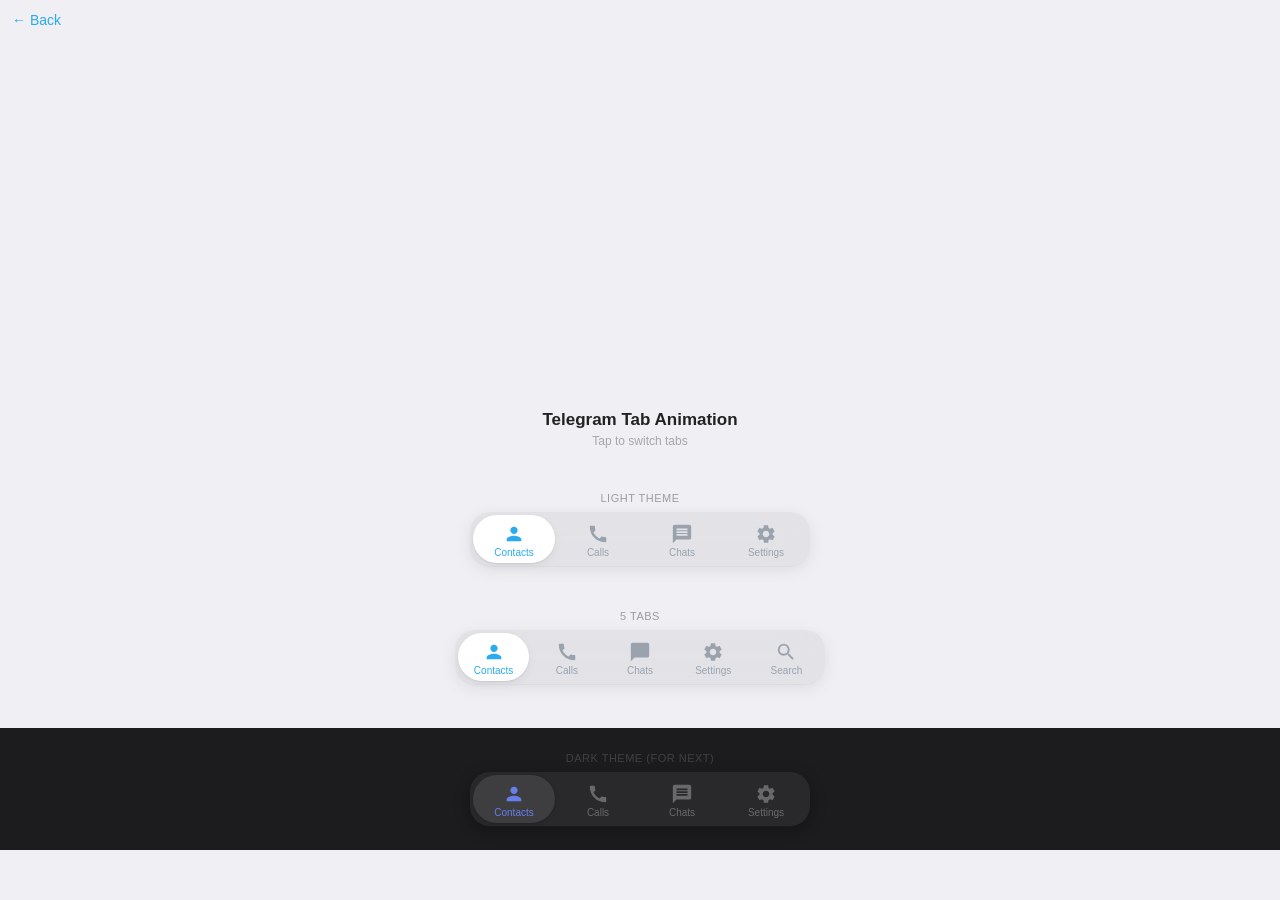
<file: frontend/ripple-test.html>
<!DOCTYPE html>
<html lang="zh-CN">
<head>
    <meta charset="UTF-8">
    <meta name="viewport" content="width=device-width, initial-scale=1.0">
    <title>Telegram Tab Animation</title>
    <style>
        * { margin: 0; padding: 0; box-sizing: border-box; }
        body {
            font-family: -apple-system, BlinkMacSystemFont, 'Segoe UI', sans-serif;
            background: #efeff4;
            color: #222;
            display: flex;
            flex-direction: column;
            align-items: center;
            justify-content: flex-end;
            min-height: 100vh;
            padding: 40px 16px 50px;
            gap: 44px;
        }
        h2 {
            font-weight: 500;
            opacity: 0.4;
            font-size: 11px;
            margin-bottom: 8px;
            text-align: center;
            text-transform: uppercase;
            letter-spacing: 0.5px;
        }
        .section {
            width: 100%;
            display: flex;
            flex-direction: column;
            align-items: center;
        }

        /* ===== Telegram-accurate Tab Bar ===== */
        .tab-bar {
            display: flex;
            background: rgba(220, 220, 225, 0.65);
            backdrop-filter: blur(20px);
            -webkit-backdrop-filter: blur(20px);
            border-radius: 20px;
            padding: 3px;
            position: relative;
            gap: 2px;
            width: min(340px, 88vw);
            box-shadow: 0 0.5px 0 rgba(0,0,0,0.06),
                        0 4px 16px rgba(0,0,0,0.08);
        }
        .tab-bar .indicator {
            position: absolute;
            background: #fff;
            box-shadow: 0 1px 2px rgba(0,0,0,0.08),
                        0 3px 10px rgba(0,0,0,0.06);
            pointer-events: none;
            will-change: left, width, height, border-radius;
        }
        .tab-bar .tab-item {
            flex: 1;
            display: flex;
            flex-direction: column;
            align-items: center;
            gap: 1px;
            padding: 7px 4px 5px;
            border: none;
            background: none;
            color: #99a2ad;
            font-size: 10px;
            font-weight: 500;
            cursor: pointer;
            position: relative;
            z-index: 1;
            transition: color 0.2s ease;
            -webkit-tap-highlight-color: transparent;
        }
        .tab-bar .tab-item.active { color: #2AABEE; }
        .tab-bar .tab-item .ico {
            width: 24px;
            height: 24px;
            display: flex;
            align-items: center;
            justify-content: center;
        }
        .tab-bar .tab-item .ico svg {
            width: 22px;
            height: 22px;
            fill: currentColor;
        }

        /* ===== Dark theme ===== */
        .dark-wrap {
            background: #1c1c1e;
            width: 100vw;
            padding: 24px 16px;
            display: flex;
            flex-direction: column;
            align-items: center;
        }
        .dark-wrap h2 { color: rgba(255,255,255,0.4); }
        .dark-wrap .tab-bar {
            background: rgba(44, 44, 46, 0.85);
            box-shadow: 0 0.5px 0 rgba(255,255,255,0.04),
                        0 4px 16px rgba(0,0,0,0.3);
        }
        .dark-wrap .tab-bar .indicator {
            background: rgba(255,255,255,0.1);
            box-shadow: 0 1px 4px rgba(0,0,0,0.15);
        }
        .dark-wrap .tab-bar .tab-item { color: rgba(255,255,255,0.3); }
        .dark-wrap .tab-bar .tab-item.active { color: #667eea; }
    </style>
</head>
<body>

    <a href="/" style="position:fixed;top:12px;left:12px;color:#2AABEE;text-decoration:none;font-size:14px;z-index:10;">&larr; Back</a>

    <div style="text-align:center;margin-top:20px;">
        <h1 style="font-size:17px;font-weight:600;">Telegram Tab Animation</h1>
        <p style="opacity:0.35;font-size:12px;margin-top:4px;">Tap to switch tabs</p>
    </div>

    <!-- Telegram Light -->
    <div class="section">
        <h2>Light Theme</h2>
        <div class="tab-bar" id="demo1">
            <div class="indicator"></div>
            <button class="tab-item active" data-idx="0">
                <span class="ico"><svg viewBox="0 0 24 24"><path d="M12 12c2.21 0 4-1.79 4-4s-1.79-4-4-4-4 1.79-4 4 1.79 4 4 4zm0 2c-2.67 0-8 1.34-8 4v2h16v-2c0-2.66-5.33-4-8-4z"/></svg></span>
                <span>Contacts</span>
            </button>
            <button class="tab-item" data-idx="1">
                <span class="ico"><svg viewBox="0 0 24 24"><path d="M20.01 15.38c-1.23 0-2.42-.2-3.53-.56a.977.977 0 0 0-1.01.24l-1.57 1.97c-2.83-1.35-5.48-3.9-6.89-6.83l1.95-1.66c.27-.28.35-.67.24-1.02-.37-1.11-.56-2.3-.56-3.53 0-.54-.45-.99-.99-.99H4.19C3.65 3 3 3.24 3 3.99 3 13.28 10.73 21 20.01 21c.71 0 .99-.63.99-1.18v-3.45c0-.54-.45-.99-.99-.99z"/></svg></span>
                <span>Calls</span>
            </button>
            <button class="tab-item" data-idx="2">
                <span class="ico"><svg viewBox="0 0 24 24"><path d="M20 2H4c-1.1 0-1.99.9-1.99 2L2 22l4-4h14c1.1 0 2-.9 2-2V4c0-1.1-.9-2-2-2zm-2 12H6v-2h12v2zm0-3H6V9h12v2zm0-3H6V6h12v2z"/></svg></span>
                <span>Chats</span>
            </button>
            <button class="tab-item" data-idx="3">
                <span class="ico"><svg viewBox="0 0 24 24"><path d="M19.14 12.94c.04-.3.06-.61.06-.94 0-.32-.02-.64-.07-.94l2.03-1.58a.49.49 0 0 0 .12-.61l-1.92-3.32a.488.488 0 0 0-.59-.22l-2.39.96c-.5-.38-1.03-.7-1.62-.94l-.36-2.54a.484.484 0 0 0-.48-.41h-3.84c-.24 0-.43.17-.47.41l-.36 2.54c-.59.24-1.13.57-1.62.94l-2.39-.96c-.22-.08-.47 0-.59.22L2.74 8.87c-.12.21-.08.47.12.61l2.03 1.58c-.05.3-.07.62-.07.94s.02.64.07.94l-2.03 1.58a.49.49 0 0 0-.12.61l1.92 3.32c.12.22.37.29.59.22l2.39-.96c.5.38 1.03.7 1.62.94l.36 2.54c.05.24.24.41.48.41h3.84c.24 0 .44-.17.47-.41l.36-2.54c.59-.24 1.13-.56 1.62-.94l2.39.96c.22.08.47 0 .59-.22l1.92-3.32c.12-.22.07-.47-.12-.61l-2.01-1.58zM12 15.6c-1.98 0-3.6-1.62-3.6-3.6s1.62-3.6 3.6-3.6 3.6 1.62 3.6 3.6-1.62 3.6-3.6 3.6z"/></svg></span>
                <span>Settings</span>
            </button>
        </div>
    </div>

    <!-- Telegram Light (5 tabs, tighter) -->
    <div class="section">
        <h2>5 Tabs</h2>
        <div class="tab-bar" id="demo2" style="width:min(370px,92vw)">
            <div class="indicator"></div>
            <button class="tab-item active" data-idx="0">
                <span class="ico"><svg viewBox="0 0 24 24"><path d="M12 12c2.21 0 4-1.79 4-4s-1.79-4-4-4-4 1.79-4 4 1.79 4 4 4zm0 2c-2.67 0-8 1.34-8 4v2h16v-2c0-2.66-5.33-4-8-4z"/></svg></span>
                <span>Contacts</span>
            </button>
            <button class="tab-item" data-idx="1">
                <span class="ico"><svg viewBox="0 0 24 24"><path d="M20.01 15.38c-1.23 0-2.42-.2-3.53-.56a.977.977 0 0 0-1.01.24l-1.57 1.97c-2.83-1.35-5.48-3.9-6.89-6.83l1.95-1.66c.27-.28.35-.67.24-1.02-.37-1.11-.56-2.3-.56-3.53 0-.54-.45-.99-.99-.99H4.19C3.65 3 3 3.24 3 3.99 3 13.28 10.73 21 20.01 21c.71 0 .99-.63.99-1.18v-3.45c0-.54-.45-.99-.99-.99z"/></svg></span>
                <span>Calls</span>
            </button>
            <button class="tab-item" data-idx="2">
                <span class="ico"><svg viewBox="0 0 24 24"><path d="M20 2H4c-1.1 0-1.99.9-1.99 2L2 22l4-4h14c1.1 0 2-.9 2-2V4c0-1.1-.9-2-2-2z"/></svg></span>
                <span>Chats</span>
            </button>
            <button class="tab-item" data-idx="3">
                <span class="ico"><svg viewBox="0 0 24 24"><path d="M19.14 12.94c.04-.3.06-.61.06-.94 0-.32-.02-.64-.07-.94l2.03-1.58a.49.49 0 0 0 .12-.61l-1.92-3.32a.488.488 0 0 0-.59-.22l-2.39.96c-.5-.38-1.03-.7-1.62-.94l-.36-2.54a.484.484 0 0 0-.48-.41h-3.84c-.24 0-.43.17-.47.41l-.36 2.54c-.59.24-1.13.57-1.62.94l-2.39-.96c-.22-.08-.47 0-.59.22L2.74 8.87c-.12.21-.08.47.12.61l2.03 1.58c-.05.3-.07.62-.07.94s.02.64.07.94l-2.03 1.58a.49.49 0 0 0-.12.61l1.92 3.32c.12.22.37.29.59.22l2.39-.96c.5.38 1.03.7 1.62.94l.36 2.54c.05.24.24.41.48.41h3.84c.24 0 .44-.17.47-.41l.36-2.54c.59-.24 1.13-.56 1.62-.94l2.39.96c.22.08.47 0 .59-.22l1.92-3.32c.12-.22.07-.47-.12-.61l-2.01-1.58zM12 15.6c-1.98 0-3.6-1.62-3.6-3.6s1.62-3.6 3.6-3.6 3.6 1.62 3.6 3.6-1.62 3.6-3.6 3.6z"/></svg></span>
                <span>Settings</span>
            </button>
            <button class="tab-item" data-idx="4">
                <span class="ico"><svg viewBox="0 0 24 24"><path d="M15.5 14h-.79l-.28-.27A6.471 6.471 0 0 0 16 9.5 6.5 6.5 0 1 0 9.5 16c1.61 0 3.09-.59 4.23-1.57l.27.28v.79l5 4.99L20.49 19l-4.99-5zm-6 0C7.01 14 5 11.99 5 9.5S7.01 5 9.5 5 14 7.01 14 9.5 11.99 14 9.5 14z"/></svg></span>
                <span>Search</span>
            </button>
        </div>
    </div>

    <!-- Dark theme -->
    <div class="dark-wrap">
        <h2>Dark Theme (for Next)</h2>
        <div class="tab-bar" id="demo3">
            <div class="indicator"></div>
            <button class="tab-item active" data-idx="0">
                <span class="ico"><svg viewBox="0 0 24 24"><path d="M12 12c2.21 0 4-1.79 4-4s-1.79-4-4-4-4 1.79-4 4 1.79 4 4 4zm0 2c-2.67 0-8 1.34-8 4v2h16v-2c0-2.66-5.33-4-8-4z"/></svg></span>
                <span>Contacts</span>
            </button>
            <button class="tab-item" data-idx="1">
                <span class="ico"><svg viewBox="0 0 24 24"><path d="M20.01 15.38c-1.23 0-2.42-.2-3.53-.56a.977.977 0 0 0-1.01.24l-1.57 1.97c-2.83-1.35-5.48-3.9-6.89-6.83l1.95-1.66c.27-.28.35-.67.24-1.02-.37-1.11-.56-2.3-.56-3.53 0-.54-.45-.99-.99-.99H4.19C3.65 3 3 3.24 3 3.99 3 13.28 10.73 21 20.01 21c.71 0 .99-.63.99-1.18v-3.45c0-.54-.45-.99-.99-.99z"/></svg></span>
                <span>Calls</span>
            </button>
            <button class="tab-item" data-idx="2">
                <span class="ico"><svg viewBox="0 0 24 24"><path d="M20 2H4c-1.1 0-1.99.9-1.99 2L2 22l4-4h14c1.1 0 2-.9 2-2V4c0-1.1-.9-2-2-2zm-2 12H6v-2h12v2zm0-3H6V9h12v2zm0-3H6V6h12v2z"/></svg></span>
                <span>Chats</span>
            </button>
            <button class="tab-item" data-idx="3">
                <span class="ico"><svg viewBox="0 0 24 24"><path d="M19.14 12.94c.04-.3.06-.61.06-.94 0-.32-.02-.64-.07-.94l2.03-1.58a.49.49 0 0 0 .12-.61l-1.92-3.32a.488.488 0 0 0-.59-.22l-2.39.96c-.5-.38-1.03-.7-1.62-.94l-.36-2.54a.484.484 0 0 0-.48-.41h-3.84c-.24 0-.43.17-.47.41l-.36 2.54c-.59.24-1.13.57-1.62.94l-2.39-.96c-.22-.08-.47 0-.59.22L2.74 8.87c-.12.21-.08.47.12.61l2.03 1.58c-.05.3-.07.62-.07.94s.02.64.07.94l-2.03 1.58a.49.49 0 0 0-.12.61l1.92 3.32c.12.22.37.29.59.22l2.39-.96c.5.38 1.03.7 1.62.94l.36 2.54c.05.24.24.41.48.41h3.84c.24 0 .44-.17.47-.41l.36-2.54c.59-.24 1.13-.56 1.62-.94l2.39.96c.22.08.47 0 .59-.22l1.92-3.32c.12-.22.07-.47-.12-.61l-2.01-1.58zM12 15.6c-1.98 0-3.6-1.62-3.6-3.6s1.62-3.6 3.6-3.6 3.6 1.62 3.6 3.6-1.62 3.6-3.6 3.6z"/></svg></span>
                <span>Settings</span>
            </button>
        </div>
    </div>

<script>
function spring(pos, vel, target, stiffness, damping, dt) {
    var f = -stiffness * (pos - target) - damping * vel;
    vel += f * dt;
    pos += vel * dt;
    return { p: pos, v: vel };
}
function settled(p, v, t, th) {
    return Math.abs(p - t) < (th || 0.3) && Math.abs(v) < (th || 0.3);
}

function initBar(id) {
    var bar = document.getElementById(id);
    var ind = bar.querySelector('.indicator');
    var tabs = bar.querySelectorAll('.tab-item');
    var anim = null;

    var fullH = bar.offsetHeight - 6;
    var circleSize = fullH;

    function setPill(cx, w) {
        ind.style.width = w + 'px';
        ind.style.height = fullH + 'px';
        ind.style.left = (cx - w / 2) + 'px';
        ind.style.top = '3px';
        ind.style.borderRadius = (w <= fullH * 1.2) ? '50%' : (fullH / 2) + 'px';
    }

    var first = tabs[0];
    var fullW = first.offsetWidth;
    setPill(first.offsetLeft + fullW / 2, fullW);

    tabs.forEach(function(tab) {
        tab.addEventListener('click', function() {
            var prev = bar.querySelector('.tab-item.active');
            if (prev === tab) return;
            tabs.forEach(function(t) { t.classList.remove('active'); });
            tab.classList.add('active');
            if (anim) cancelAnimationFrame(anim);

            var fromCx = prev.offsetLeft + prev.offsetWidth / 2;
            var toCx = tab.offsetLeft + tab.offsetWidth / 2;
            var targetW = tab.offsetWidth;

            // Bouncy C-style animation
            var cx = fromCx, vCx = 0;
            var w = parseFloat(ind.style.width) || targetW, vW = 0;
            var phase = 0;
            var last = performance.now();

            function step(now) {
                var dt = Math.min((now - last) / 1000, 0.03);
                last = now;

                // Position always slides toward target
                var rp = spring(cx, vCx, toCx, 350, 26, dt);
                cx = rp.p; vCx = rp.v;

                if (phase === 0) {
                    // Shrink while sliding
                    var rw = spring(w, vW, circleSize * 0.9, 600, 32, dt);
                    w = rw.p; vW = rw.v;
                    // Switch to expand when near target
                    if (Math.abs(cx - toCx) < 8) {
                        phase = 1;
                        vW = 15; // outward impulse
                    }
                } else {
                    // Expand with bouncy spring
                    var rw = spring(w, vW, targetW, 280, 10, dt);
                    w = rw.p; vW = rw.v;
                }

                setPill(cx, Math.max(w, circleSize * 0.8));

                if (phase === 1 && settled(cx, vCx, toCx, 0.3) && settled(w, vW, targetW, 0.4)) {
                    setPill(toCx, targetW);
                    anim = null; return;
                }
                anim = requestAnimationFrame(step);
            }
            anim = requestAnimationFrame(step);
        });
    });
}

initBar('demo1');
initBar('demo2');
initBar('demo3');
</script>
</body>
</html>
</file>
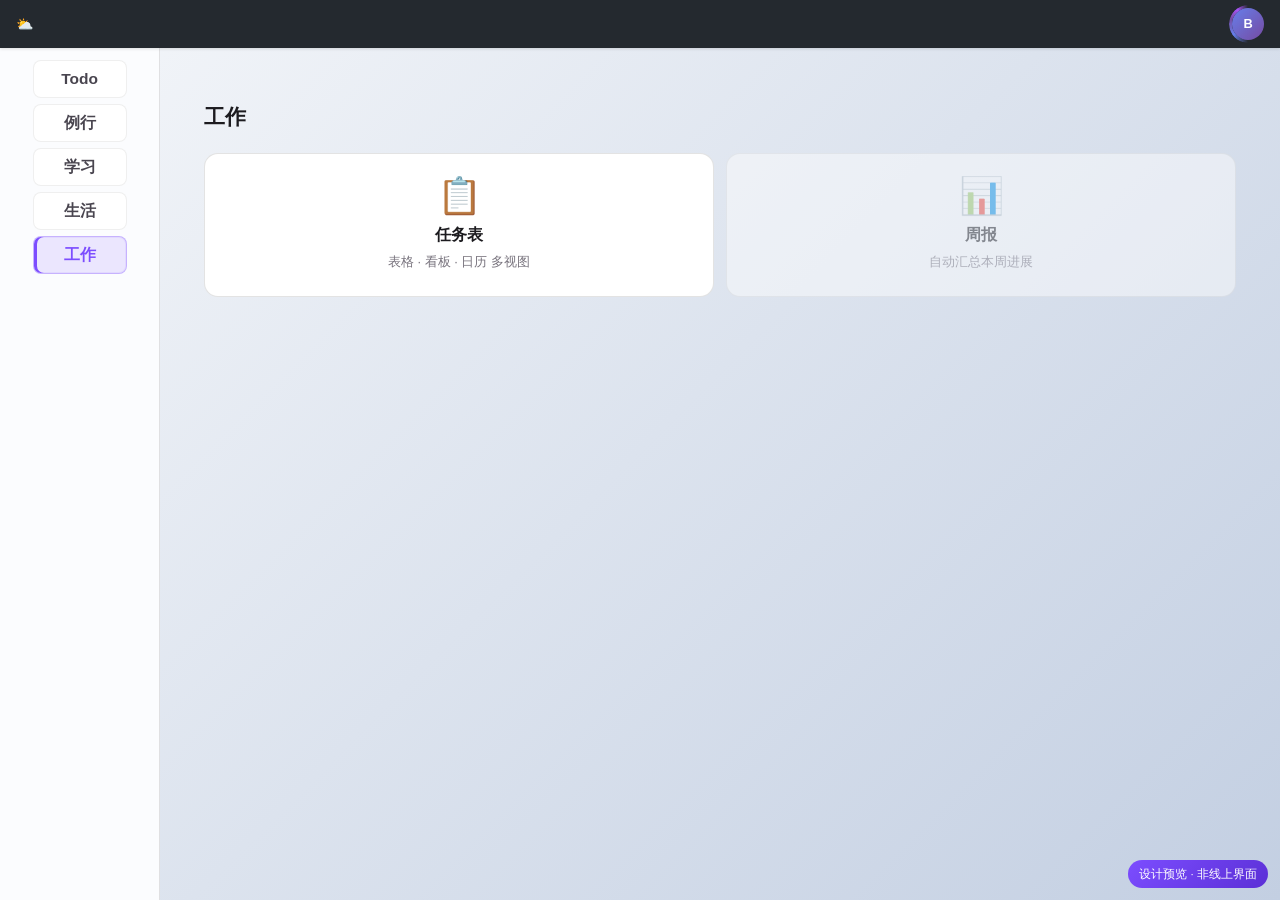
<file: frontend/work-board-preview.html>
<!DOCTYPE html>
<html lang="zh-CN">
<head>
<meta charset="UTF-8">
<meta name="viewport" content="width=device-width, initial-scale=1.0">
<title>二狗 · 工作任务表 — 设计预览</title>

<!-- ===== 挂载 Next 真实 CSS,确保和线上视觉一致 ===== -->
<link rel="stylesheet" href="assets/css/base.css">
<link rel="stylesheet" href="assets/css/style.css">
<link rel="stylesheet" href="assets/css/components.css">
<link rel="stylesheet" href="assets/css/mobile.css">
<link rel="stylesheet" href="assets/css/english.css">

<style>
  /* ===== 仅「工作任务表」新功能样式,前缀 wt-;其余复用真实 CSS ===== */

  /* Next 的 .life-main-layout 写死了 max-width:600px;工作表需铺满,覆盖掉 */
  #work-view { max-width: none !important; margin: 0 !important; padding: 20px 28px !important; }
  #work-table-view { max-width: none; width: 100%; }

  .wt-back-btn {
    background: none; border: none; color: var(--primary-color);
    cursor: pointer; font-size: 0.92rem; padding: 6px 0; margin-bottom: 6px;
  }
  .wt-toolbar { display: flex; align-items: center; gap: 12px; flex-wrap: wrap; margin-bottom: 20px; }
  .wt-toolbar h2 { font-size: 1.45rem; margin: 0 6px 0 0; color: var(--text-primary); letter-spacing: .01em; }
  .wt-total {
    font-size: 0.82rem; color: #475569; margin-right: auto;
    background: #F1F5F9; border: 1px solid #E2E8F0;
    border-radius: 20px; padding: 4px 12px;
  }

  .wt-seg {
    display: inline-flex; background: var(--bg-secondary);
    border: 1px solid var(--border-color); border-radius: 10px; overflow: hidden;
  }
  .wt-seg button {
    background: none; border: none; color: var(--text-secondary);
    padding: 8px 16px; font-size: 0.88rem; cursor: pointer; transition: .15s;
  }
  .wt-seg button:hover { color: var(--text-primary); }
  .wt-seg button.active { background: var(--primary-gradient); color: #fff; }
  .wt-select {
    background: var(--bg-input); color: var(--text-primary);
    border: 1px solid var(--border-color); border-radius: 10px;
    padding: 8px 13px; font-size: 0.88rem; cursor: pointer;
  }
  .wt-newbtn {
    background: var(--primary-gradient); border: none; color: #fff; font-weight: 600;
    border-radius: 10px; padding: 9px 17px; font-size: 0.88rem; cursor: pointer;
  }

  /* ============ 表格视图 ============ */
  .wt-table-wrap {
    border: 1px solid var(--border-color); border-radius: 16px;
    overflow: hidden; background: var(--bg-card); box-shadow: var(--shadow-medium);
  }
  .wt-table-scroll { overflow-x: auto; }
  table.wt-table {
    /* width:auto + table-layout:fixed → 表格宽度 = 各列固定宽度之和。
       拖动只在左右两列之间平移,总宽不变,其它列不动。 */
    width: auto; border-collapse: collapse; table-layout: fixed;
    font-size: 0.95rem;
  }
  .wt-table th {
    text-align: left; padding: 14px 18px;
    color: var(--text-muted); font-weight: 600; font-size: 0.8rem; letter-spacing: .03em;
    background: #FAF9FC; border-bottom: 1px solid var(--border-color);
    position: relative;
  }
  /* 列宽拖动条:贴在每个表头的右边缘 */
  .wt-resizer {
    position: absolute; top: 0; right: -3px; width: 7px; height: 100%;
    cursor: col-resize; user-select: none; z-index: 2;
  }
  .wt-resizer::after {
    content: ''; position: absolute; top: 22%; bottom: 22%; left: 50%;
    width: 2px; margin-left: -1px; border-radius: 2px;
    background: transparent; transition: background .12s;
  }
  .wt-resizer:hover::after, .wt-resizer.active::after { background: var(--primary-color); }
  .wt-table td {
    padding: 14px 18px; border-bottom: 1px solid var(--border-light);
    color: var(--text-primary); vertical-align: middle;
    overflow: hidden; text-overflow: ellipsis; white-space: nowrap;
  }
  .wt-table tbody tr:last-child td { border-bottom: none; }
  .wt-table tbody tr:hover td { background: rgba(var(--primary-rgb), 0.055); }
  .wt-table tr.wt-group-row td {
    background: #F5F2FB; font-weight: 700;
    color: var(--text-secondary); font-size: 0.82rem; cursor: pointer;
    border-left: 3px solid var(--primary-color); padding-top: 10px; padding-bottom: 10px;
  }

  /* 序号列 */
  .wt-num-th, .wt-num { text-align: center !important; padding-left: 8px !important; padding-right: 8px !important; }
  .wt-num { color: var(--text-muted); font-size: 0.82rem; font-variant-numeric: tabular-nums; }

  .wt-cell-title {
    font-weight: 550; font-size: 1.02rem; color: var(--text-primary);
    white-space: normal; line-height: 1.55; padding-right: 14px;
    word-break: break-word;
  }
  .wt-editable { cursor: pointer; transition: box-shadow .12s; }
  .wt-editable:hover { box-shadow: inset 0 0 0 1.5px rgba(var(--primary-rgb),.28); border-radius: 6px; }
  .wt-empty { color: var(--text-muted); }
  .wt-add-row td {
    color: var(--primary-color); cursor: pointer; font-size: 0.9rem; font-weight: 500;
    padding-top: 15px; padding-bottom: 15px;
  }
  .wt-add-row:hover td { background: rgba(var(--primary-rgb), 0.09); }

  /* 药丸:状态 / 优先级 / 单选 */
  .wt-pill {
    display: inline-flex; align-items: center; gap: 5px;
    font-size: 0.8rem; padding: 4px 11px; border-radius: 20px;
    cursor: pointer; white-space: nowrap; border: 1px solid transparent; transition: filter .12s;
  }
  .wt-pill:hover { filter: none; box-shadow: 0 0 0 2px rgba(var(--primary-rgb),.14); }
  .wt-pdot { width: 7px; height: 7px; border-radius: 50%; flex: 0 0 7px; }
  /* 状态:柔和的语义浅彩 */
  .s-todo    { background: #F1F5F9; color: #475569; }
  .s-doing   { background: #FEF6E0; color: #8A5A1F; }
  .s-blocked { background: #FDECEC; color: #A53636; }
  .s-done    { background: #E7F6EC; color: #2A6E45; }
  /* 优先级:统一描边款,饱和度更低 */
  .p-high { background: #FDECEC; color: #A53636; border-color: #F3C9C9; }
  .p-mid  { background: #FEF6E0; color: #8A5A1F; border-color: #F2DEA8; }
  .p-low  { background: #F4F6F9; color: #64748B; border-color: #E2E8F0; }
  /* 自定义单选:层级=雾紫,频率=雾蓝 */
  .lv { background: #EEE9FA; color: #5B3E9E; }
  .fq { background: #E6EEF8; color: #335E94; }
  .wt-pill-empty { background: #F4F6F9; color: #94A3B8; }

  .wt-assignee { display: inline-flex; align-items: center; gap: 8px; min-width: 0; }
  .wt-assignee .wt-aname { overflow: hidden; text-overflow: ellipsis; }
  .wt-avatar {
    width: 26px; height: 26px; border-radius: 50%; flex: 0 0 26px;
    display: flex; align-items: center; justify-content: center;
    font-size: 0.72rem; font-weight: 700; color: #fff;
  }
  .wt-due { font-variant-numeric: tabular-nums; }
  .wt-due.overdue { color: var(--danger-color); font-weight: 600; }
  .wt-tagchip {
    display: inline-block; font-size: 0.74rem; padding: 2px 8px; margin: 1px 4px 1px 0;
    border-radius: 6px; background: #EEE9FA; color: #5B3E9E;
  }
  .wt-check { cursor: pointer; font-size: 1.15rem; color: var(--text-secondary); }
  .wt-check:hover { color: var(--primary-color); }

  .wt-progress { display: flex; align-items: center; gap: 9px; }
  .wt-track { flex: 1; height: 7px; background: #E8EAF0; border-radius: 4px; overflow: hidden; }
  .wt-fill { height: 100%; border-radius: 4px; background: var(--primary-gradient); }
  .wt-pct { font-size: 0.8rem; color: var(--text-muted); font-variant-numeric: tabular-nums; flex: 0 0 34px; text-align: right; }

  /* 长文本:折叠成一个小图标,点击弹层 */
  .wt-desc-btn {
    display: inline-flex; align-items: center; justify-content: center;
    width: 32px; height: 32px; border-radius: 9px; cursor: pointer;
    background: #F4F6F9; color: #94A3B8;
    font-size: 0.95rem; transition: .12s;
  }
  .wt-desc-btn:hover { background: #E8EAF0; color: var(--primary-color); }
  .wt-desc-btn.filled { background: #EEE9FA; color: #5B3E9E; }

  /* 简介单元格:行内预览 + 展开按钮(默认能看到一段内容) */
  .wt-desc-row { display: flex; align-items: center; gap: 8px; min-width: 0; }
  .wt-desc-text {
    flex: 1; min-width: 0; overflow: hidden; text-overflow: ellipsis; white-space: nowrap;
    color: var(--text-secondary); font-size: 0.84rem; cursor: pointer; line-height: 1.5;
  }
  .wt-desc-text:hover { color: var(--text-primary); }
  .wt-desc-expand {
    flex: 0 0 auto; cursor: pointer; border: none;
    background: #EEE9FA; color: #5B3E9E;
    font-size: 0.74rem; font-weight: 500; padding: 4px 11px; border-radius: 12px;
    transition: background .12s;
  }
  .wt-desc-expand:hover { background: #DCCFF3; }
  .wt-desc-add {
    cursor: pointer; color: #94A3B8; font-size: 0.84rem;
  }
  .wt-desc-add:hover { color: var(--primary-color); }

  /* 弹层(简介 / 列设置共用) */
  .wt-modal-overlay {
    position: fixed; inset: 0; background: var(--overlay-bg);
    display: none; align-items: center; justify-content: center;
    z-index: 1000; padding: 24px; backdrop-filter: blur(2px);
  }
  .wt-modal-overlay.open { display: flex; }
  .wt-modal {
    background: var(--bg-card); border: 1px solid var(--border-color);
    border-radius: 18px; width: 100%; max-width: 580px;
    box-shadow: var(--shadow-medium); padding: 24px 24px 20px;
  }
  .wt-modal-title { font-size: 1.12rem; color: var(--text-primary); font-weight: 600; }
  .wt-modal-sub { font-size: 0.8rem; color: var(--text-muted); margin: 3px 0 16px; }
  .wt-modal textarea {
    width: 100%; min-height: 240px; resize: vertical; box-sizing: border-box;
    background: var(--bg-input); color: var(--text-primary);
    border: 1px solid var(--border-color); border-radius: 12px;
    padding: 14px 16px; font-size: 0.94rem; line-height: 1.8; font-family: inherit;
  }
  .wt-modal textarea:focus { outline: none; border-color: var(--primary-color); }
  .wt-modal-actions { display: flex; justify-content: flex-end; gap: 10px; margin-top: 16px; }
  .wt-mbtn {
    padding: 9px 20px; border-radius: 10px; font-size: 0.88rem; cursor: pointer;
    border: 1px solid var(--border-color); background: var(--bg-secondary); color: var(--text-secondary);
  }
  .wt-mbtn.primary { background: var(--primary-gradient); border: none; color: #fff; font-weight: 600; }

  /* 列设置弹层内容 */
  #wtColList { max-height: 58vh; overflow-y: auto; margin: 0 -4px; padding: 0 4px; }
  .wt-colcfg { padding: 13px 2px; border-bottom: 1px solid var(--border-light); transition: background .12s; }
  .wt-colcfg.dragging { opacity: 0.4; }
  .wt-colcfg.dragover { background: rgba(124,77,255,.08); border-radius: 8px; }
  .wt-colcfg-top { display: flex; gap: 10px; align-items: center; }
  .wt-colcfg-handle {
    flex: 0 0 22px; cursor: grab; color: #B0BFCE;
    font-size: 1.2rem; text-align: center; user-select: none; line-height: 1;
  }
  .wt-colcfg-handle:hover { color: var(--primary-color); }
  .wt-colcfg-handle:active { cursor: grabbing; }
  .wt-colcfg-name {
    flex: 1; min-width: 0; background: var(--bg-input); color: var(--text-primary);
    border: 1px solid var(--border-color); border-radius: 9px; padding: 8px 12px; font-size: 0.92rem;
  }
  .wt-colcfg-name:focus { outline: none; border-color: var(--primary-color); }
  .wt-colcfg-type {
    background: var(--bg-input); color: var(--text-primary);
    border: 1px solid var(--border-color); border-radius: 9px; padding: 8px 10px; font-size: 0.86rem; cursor: pointer;
  }
  .wt-colcfg-del, .wt-colcfg-lock {
    flex: 0 0 32px; width: 32px; height: 32px; display: flex; align-items: center;
    justify-content: center; border-radius: 8px; font-size: 0.9rem;
  }
  .wt-colcfg-del { cursor: pointer; }
  .wt-colcfg-del:hover { background: var(--danger-color); }
  .wt-colcfg-lock { opacity: .35; }
  .wt-colcfg-opts { display: flex; flex-wrap: wrap; gap: 7px; margin-top: 10px; align-items: center; }
  .wt-opt-chip {
    display: inline-flex; align-items: center; gap: 4px; font-size: 0.8rem;
    background: #EEE9FA; color: #5B3E9E; padding: 3px 4px 3px 11px; border-radius: 14px;
  }
  .wt-opt-label { cursor: pointer; }
  .wt-opt-label:hover { text-decoration: underline; }
  .wt-opt-x {
    cursor: pointer; width: 17px; height: 17px; display: flex; align-items: center;
    justify-content: center; border-radius: 50%; background: #E5E7EB; color: #64748B; font-size: 0.78rem;
  }
  .wt-opt-x:hover { background: var(--danger-color); color: #fff; }
  .wt-opt-add {
    font-size: 0.8rem; color: var(--primary-color); cursor: pointer;
    padding: 4px 10px; border: 1px dashed var(--border-color); border-radius: 14px;
  }
  .wt-opt-add:hover { background: rgba(var(--primary-rgb),.1); }
  .wt-colcfg-hint { font-size: 0.76rem; color: var(--text-muted); margin-top: 8px; }
  .wt-addcol {
    margin-top: 14px; width: 100%; padding: 11px; border: 1px dashed var(--border-color);
    border-radius: 10px; background: none; color: var(--primary-color);
    font-size: 0.9rem; font-weight: 500; cursor: pointer;
  }
  .wt-addcol:hover { background: rgba(var(--primary-rgb),.08); }

  /* ============ 看板视图 ============ */
  .wt-board { display: flex; gap: 14px; overflow-x: auto; padding-bottom: 8px; }
  .wt-col {
    flex: 1 1 0; min-width: 250px;
    background: #F6F4FA; border: 1px solid #E8E4F0;
    border-radius: 14px; padding: 12px;
  }
  .wt-col-head {
    display: flex; align-items: center; gap: 7px; padding: 2px 5px 0;
    font-size: 0.92rem; font-weight: 600; margin-bottom: 12px; color: var(--text-primary);
  }
  .wt-count {
    margin-left: auto; background: #F1F5F9;
    color: #64748B; border-radius: 10px; padding: 2px 9px; font-size: 0.76rem;
  }
  .wt-col-body { min-height: 50px; display: flex; flex-direction: column; gap: 9px; }
  .wt-col-body.drop-hover { outline: 2px dashed rgba(var(--primary-rgb),.5); border-radius: 10px; }
  .wt-card {
    background: var(--bg-card); border: 1px solid var(--border-color);
    border-radius: 12px; padding: 12px 13px; cursor: grab; box-shadow: var(--shadow-soft);
  }
  .wt-card.dragging { opacity: .4; }
  .wt-card-title { font-size: 0.92rem; line-height: 1.5; margin-bottom: 10px; color: var(--text-primary); }
  .wt-card-meta { display: flex; align-items: center; gap: 7px; flex-wrap: wrap; }

  /* ============ 日历视图 ============ */
  .wt-cal { display: grid; grid-template-columns: repeat(7, 1fr); gap: 6px; }
  .wt-cal-dow { text-align: center; font-size: 0.78rem; color: var(--text-muted); padding: 6px 0; }
  .wt-cal-cell {
    min-height: 96px; background: #F6F4FA;
    border: 1px solid #E8E4F0; border-radius: 10px; padding: 7px;
  }
  .wt-cal-cell.dim { opacity: .3; }
  .wt-cal-num { font-size: 0.8rem; color: var(--text-muted); margin-bottom: 5px; }
  .wt-cal-today { border-color: var(--primary-color); }
  .wt-cal-today .wt-cal-num { color: var(--primary-color); font-weight: 700; }
  .wt-cal-task {
    font-size: 0.74rem; padding: 3px 7px; border-radius: 6px; margin-bottom: 4px;
    background: #EEE9FA; color: #4B3284;
    overflow: hidden; text-overflow: ellipsis; white-space: nowrap;
  }

  /* 单选 / 多选弹出选项框(点药丸 → 弹候选 → 选 → 确认) */
  .wt-pick-bd { position: fixed; inset: 0; z-index: 800; display: none; }
  .wt-pick-bd.open { display: block; }
  .wt-pick {
    position: absolute; z-index: 810;
    min-width: 200px; max-width: 300px;
    background: #fff; border: 1px solid var(--border-color);
    border-radius: 12px; box-shadow: var(--shadow-medium);
    padding: 6px; display: none;
  }
  .wt-pick.open { display: block; }
  .wt-pick-list { max-height: 280px; overflow-y: auto; }
  .wt-pick-opt {
    padding: 9px 12px; border-radius: 7px; cursor: pointer; font-size: 0.88rem;
    color: var(--text-primary); display: flex; align-items: center; gap: 10px;
  }
  .wt-pick-opt:hover { background: #F4F6F9; }
  .wt-pick-opt.selected { background: #EEE9FA; color: #5B3E9E; font-weight: 500; }
  .wt-pick-check {
    color: #B0BFCE; font-size: 0.95rem; width: 16px; text-align: center;
    flex: 0 0 16px; line-height: 1;
  }
  .wt-pick-opt.selected .wt-pick-check { color: #5B3E9E; }
  .wt-pick-actions {
    display: flex; gap: 8px; justify-content: flex-end;
    padding: 8px 4px 2px; border-top: 1px solid var(--border-light); margin-top: 6px;
  }
  .wt-pick-actions .wt-mbtn { padding: 6px 14px; font-size: 0.82rem; border-radius: 8px; }

  .wt-hidden { display: none; }
  .wt-note {
    margin-top: 26px; padding: 15px 18px; font-size: 0.84rem; line-height: 1.85;
    color: var(--text-secondary); background: #F8F6FC;
    border: 1px solid #E8E4F0; border-radius: 12px;
  }
  .wt-note b { color: var(--primary-color); }
  .preview-flag {
    position: fixed; right: 12px; bottom: 12px; z-index: 999;
    background: var(--primary-gradient); color: #fff;
    font-size: 0.72rem; padding: 5px 11px; border-radius: 20px;
  }
</style>
</head>
<body>

<header class="top-header" id="top-header">
  <div class="header-left">
    <span class="moment-icon">⛅</span>
    <span class="moment-text">下午好，3件在推进</span>
  </div>
  <div class="header-right">
    <div class="header-avatar-wrapper">
      <div class="header-avatar"><span class="avatar-text">B</span></div>
    </div>
  </div>
</header>

<canvas id="living-line"></canvas>

<div class="container">

  <nav class="sidebar" id="sidebar">
    <div class="nav-links">
      <a class="nav-link" data-page="todo">Todo</a>
      <a class="nav-link" data-page="review">例行</a>
      <a class="nav-link" data-page="english">学习</a>
      <a class="nav-link" data-page="life">生活</a>
      <a class="nav-link active" data-page="work">工作</a>
    </div>
  </nav>

  <main class="main-content" id="main-content">
    <div class="life-main-layout" id="work-view">

      <!-- 工作 Hub -->
      <div class="life-hub" id="work-hub">
        <div class="life-hub-header"><h2>工作</h2></div>
        <div class="life-hub-grid">
          <div class="life-hub-card" onclick="wtShowTable()">
            <div class="life-hub-card-icon">📋</div>
            <div class="life-hub-card-title">任务表</div>
            <div class="life-hub-card-desc">表格 · 看板 · 日历 多视图</div>
          </div>
          <div class="life-hub-card life-hub-card-disabled">
            <div class="life-hub-card-icon">📊</div>
            <div class="life-hub-card-title">周报</div>
            <div class="life-hub-card-desc">自动汇总本周进展</div>
          </div>
        </div>
      </div>

      <!-- 任务表 -->
      <div id="work-table-view" style="display:none;">
        <button class="wt-back-btn" onclick="wtShowHub()">&larr; 工作</button>
        <div class="wt-toolbar">
          <h2>任务表</h2>
          <span class="wt-total" id="wtTotal">共 0 项</span>
          <div class="wt-seg">
            <button id="wtSegTable" class="active" onclick="wtSetView('table')">▦ 表格</button>
            <button id="wtSegBoard" onclick="wtSetView('board')">▤ 看板</button>
            <button id="wtSegCal"   onclick="wtSetView('cal')">▥ 日历</button>
          </div>
          <select class="wt-select" id="wtFilter" onchange="wtRender()">
            <option value="">全部责任人</option>
          </select>
          <select class="wt-select" id="wtGroup" onchange="wtRender()">
            <option value="">不分组</option>
            <option value="level">按层级分组</option>
            <option value="assignee">按责任人分组</option>
            <option value="status">按状态分组</option>
          </select>
          <button class="wt-select" onclick="wtOpenCols()" title="编辑表头、列类型、增删列">⚙ 列设置</button>
          <button class="wt-newbtn" onclick="wtAddRow()">+ 新建任务</button>
        </div>

        <div id="wtTableView" class="wt-table-wrap"></div>
        <div id="wtBoardView" class="wt-board wt-hidden"></div>
        <div id="wtCalView" class="wt-hidden"></div>

        <div class="wt-note">
          <b>设计要点</b> · 工作 Hub 下一张<b>独立的 work_tasks 表</b>,完全由<b>列配置驱动</b> —— 单元格按列类型动态生成。
          <br>每行带<b>序号</b>,工具栏左侧显示<b>总数</b>。「+ 新建任务」在工具栏(右上)和表格底部都有 —— <b>首行不再是"新建",避免误点</b>。
          <br><b>「⚙ 列设置」</b>里可改列名 / 列类型 / 单选选项,<b>拖动 ≡ 调整列顺序</b>,并能<b>新增列、删除自定义列</b>(内置 9 列带 🔒 不可删)。
          <br>列与列<b>之间</b>的竖条悬停 → 出现 ↔ 光标,按住左右拖 —— <b>Excel 风格</b>:
          只改变这根竖条<b>左右两列</b>的宽度(左增多少、右就减多少),其它列纹丝不动,
          <b>表格总宽度也不变</b>。每列各自有<b>最小宽度</b>(任务 200 / 简介 140 / 责任人 100 / 各药丸列 60–90 等),
          拖到对方触底就拖不动了 —— 不会把列挤没。最右一列右侧是表格边界,所以没有拖动条。
          <br><b>简介</b>列默认显示一段预览(超出部分用 … 截断),点「展开」按钮 / 直接点文字 弹层看全文并编辑。
          <br>试试:列设置 →「+ 新增列」 · 点状态/优先级/层级/频率的药丸 → <b>弹出候选 → 选 → 确认</b>(不再是循环切换,避免误改) · 切换表格 / 看板 / 日历。
        </div>
      </div>

    </div>
  </main>
</div>

<!-- 长文本弹层 -->
<div class="wt-modal-overlay" id="wtModal" onclick="if(event.target===this)wtCloseDesc()">
  <div class="wt-modal">
    <div class="wt-modal-title" id="wtModalTitle">任务标题</div>
    <div class="wt-modal-sub" id="wtModalSub">长文本 · 可输入大段说明、背景、要点</div>
    <textarea id="wtModalText" placeholder="在这里写详细内容……"></textarea>
    <div class="wt-modal-actions">
      <button class="wt-mbtn" onclick="wtCloseDesc()">取消</button>
      <button class="wt-mbtn primary" onclick="wtSaveDesc()">保存</button>
    </div>
  </div>
</div>

<!-- 列设置弹层 -->
<div class="wt-modal-overlay" id="wtColModal" onclick="if(event.target===this)wtCloseCols()">
  <div class="wt-modal" style="max-width:640px">
    <div class="wt-modal-title">列设置</div>
    <div class="wt-modal-sub">拖动 ≡ 调整列顺序 · 改列名 / 设类型 / 增删选项 · 底部可新增列</div>
    <div id="wtColList"></div>
    <div class="wt-modal-actions">
      <button class="wt-mbtn primary" onclick="wtCloseCols()">完成</button>
    </div>
  </div>
</div>

<!-- 单选 / 多选弹出选项框 -->
<div class="wt-pick-bd" id="wtPickBd" onclick="wtClosePick()"></div>
<div class="wt-pick" id="wtPick"></div>

<div class="preview-flag">设计预览 · 非线上界面</div>

<script>
  /* ===== 示例数据:work_tasks 表的行 ===== */
  var WT = [
    { id:1, title:'牵头编制学院年度科研规划', assignee:'我',    level:'院', freq:'一次性', status:'doing',   priority:'high', due:'05-30', progress:60,
      desc:'依据学校十五五规划要求，牵头组织学院各系所提交科研方向与重点项目清单。\n\n关键节点：\n· 5 月底前完成初稿\n· 6 月上旬上院学术委员会评审\n\n重点关注：\n1) 国家重大专项的对接与申报；\n2) 青年人才科研启动经费的统筹安排；\n3) 与产业界联合实验室的布局方案。' },
    { id:2, title:'所务会材料准备',           assignee:'二狗W', level:'所', freq:'每周',   status:'doing',   priority:'high', due:'05-25', progress:30,
      desc:'每周五所务会前，整理三部分材料：本周进展、待决议事项、下周计划。模板见所内共享盘。' },
    { id:3, title:'实验室安全月度自查',       assignee:'李工',  level:'所', freq:'每月',   status:'todo',    priority:'mid',  due:'05-31', progress:0,  desc:'' },
    { id:4, title:'等院里下发考核口径',       assignee:'院办',  level:'院', freq:'一次性', status:'blocked', priority:'high', due:'05-22', progress:0,
      desc:'考核口径未明确前无法启动后续分解，已向院办发函催办，预计本周内答复。' },
    { id:5, title:'课题组周例会',             assignee:'我',    level:'组', freq:'每周',   status:'todo',    priority:'low',  due:'05-26', progress:0,  desc:'' },
    { id:6, title:'季度经费报表归集',         assignee:'王会计',level:'所', freq:'每季',   status:'todo',    priority:'mid',  due:'06-15', progress:0,  desc:'' },
    { id:7, title:'确认任务表字段定稿',       assignee:'我',    level:'个人',freq:'一次性', status:'done',    priority:'high', due:'05-21', progress:100, desc:'字段已定稿。' },
    { id:8, title:'院学术委员会评审准备',     assignee:'二狗W', level:'院', freq:'一次性', status:'blocked', priority:'mid',  due:'05-24', progress:0,  desc:'' },
  ];
  var WT_TODAY = '05-22';
  var wtView = 'table';
  var wtSeq = 100;       /* 行 id 自增 */
  var wtColSeq = 1;      /* 自定义列 key 自增 */

  var WT_STATUS = [
    { key:'todo',    label:'待办',   cls:'s-todo',    dot:'#94a3b8' },
    { key:'doing',   label:'进行中', cls:'s-doing',   dot:'#fbbf24' },
    { key:'blocked', label:'阻塞',   cls:'s-blocked', dot:'#f87171' },
    { key:'done',    label:'已完成', cls:'s-done',    dot:'#34d399' },
  ];
  var WT_PRIO  = [ {key:'high',label:'高'}, {key:'mid',label:'中'}, {key:'low',label:'低'} ];
  var WT_PCLS  = { high:'p-high', mid:'p-mid', low:'p-low' };
  /* 单选列的可选值 —— 在「列设置」里由你自己增删改 */
  var WT_LEVELS = ['院','所','组','个人'];
  var WT_FREQS  = ['一次性','每日','每周','每月','每季'];

  /* ===== 列类型 ===== */
  var WT_TYPES = [
    {key:'text',    label:'单行文本'}, {key:'longtext', label:'长文本'},
    {key:'select',  label:'单选'},     {key:'multi',    label:'多选'},
    {key:'number',  label:'数字'},     {key:'percent',  label:'百分比'},
    {key:'date',    label:'日期'},     {key:'checkbox', label:'勾选'},
    {key:'status',  label:'状态'},
  ];
  /* ===== 列配置:整张表完全由这个数组驱动 ===== */
  /* 每列有 w(默认宽度)和 min(最小宽度);拖动时双方都不能被挤到 min 以下 */
  var WT_COLS = [
    {key:'title',    name:'任务',   type:'text',     builtin:true, w:'320px', min:'200px'},
    {key:'desc',     name:'简介',   type:'longtext', builtin:true, w:'240px', min:'140px'},
    {key:'assignee', name:'责任人', type:'text',     builtin:true, w:'132px', min:'100px'},
    {key:'level',    name:'层级',   type:'select',   builtin:true, w:'88px',  min:'70px',  opts:WT_LEVELS},
    {key:'freq',     name:'频率',   type:'select',   builtin:true, w:'96px',  min:'80px',  opts:WT_FREQS},
    {key:'status',   name:'状态',   type:'status',   builtin:true, sys:true,  w:'104px', min:'90px'},
    {key:'priority', name:'优先级', type:'select',   builtin:true, sys:true,  w:'78px',  min:'60px'},
    {key:'due',      name:'截止日', type:'date',     builtin:true, w:'96px',  min:'80px'},
    {key:'progress', name:'进度',   type:'percent',  builtin:true, w:'130px', min:'100px'},
  ];
  function wtColByKey(k){ for(var i=0;i<WT_COLS.length;i++) if(WT_COLS[i].key===k) return WT_COLS[i]; return null; }

  function wtSt(k){ return WT_STATUS.filter(function(s){return s.key===k;})[0]; }
  /* 头像配色:4 个低饱和色,减少视觉噪音 */
  var WT_COLORS = {}, WT_PAL = ['#7C4DFF','#14B8A6','#E0A23B','#3B82F6'];
  function wtColor(n){
    if(!WT_COLORS[n]) WT_COLORS[n] = WT_PAL[Object.keys(WT_COLORS).length % WT_PAL.length];
    return WT_COLORS[n];
  }
  function wtRow(id){ return WT.filter(function(x){return x.id===id;})[0]; }
  function wtEsc(s){ return (''+s).replace(/&/g,'&amp;').replace(/</g,'&lt;').replace(/>/g,'&gt;'); }

  function wtShowHub(){
    document.getElementById('work-hub').style.display='';
    document.getElementById('work-table-view').style.display='none';
  }
  function wtShowTable(){
    document.getElementById('work-hub').style.display='none';
    document.getElementById('work-table-view').style.display='';
    wtRender();
  }
  function wtSetView(v){
    wtView=v;
    document.getElementById('wtSegTable').classList.toggle('active',v==='table');
    document.getElementById('wtSegBoard').classList.toggle('active',v==='board');
    document.getElementById('wtSegCal').classList.toggle('active',v==='cal');
    document.getElementById('wtTableView').classList.toggle('wt-hidden',v!=='table');
    document.getElementById('wtBoardView').classList.toggle('wt-hidden',v!=='board');
    document.getElementById('wtCalView').classList.toggle('wt-hidden',v!=='cal');
    wtRender();
  }

  var wtFilled=false;
  function wtFillFilter(){
    if(wtFilled) return;
    var sel=document.getElementById('wtFilter'), names=[];
    WT.forEach(function(t){ if(names.indexOf(t.assignee)<0) names.push(t.assignee); });
    names.forEach(function(n){ var o=document.createElement('option'); o.value=n; o.textContent=n; sel.appendChild(o); });
    wtFilled=true;
  }
  function wtVisible(){
    var f=document.getElementById('wtFilter').value;
    return WT.filter(function(t){ return !f || t.assignee===f; });
  }

  /* ===== 单元格编辑(按类型) ===== */
  function wtEdit(id,key){
    var t=wtRow(id); if(!t) return;
    var c=wtColByKey(key);
    var v=prompt('修改「'+(c?c.name:key)+'」:', t[key]==null?'':t[key]);
    if(v!==null){ t[key]=v.trim(); wtRender(); }
  }
  function wtEditNum(id,key){
    var t=wtRow(id); if(!t) return;
    var c=wtColByKey(key);
    var v=prompt('修改「'+(c?c.name:key)+'」(数字):', t[key]==null?'':t[key]);
    if(v!==null){ var n=parseFloat(v); t[key]=isNaN(n)?0:n; wtRender(); }
  }
  function wtEditMulti(id,key){
    var t=wtRow(id); if(!t) return;
    var c=wtColByKey(key);
    var v=prompt('修改「'+(c?c.name:key)+'」(多个值用、或 , 分隔):', (t[key]||[]).join('、'));
    if(v!==null){ t[key]=v.split(/[、,，]/).map(function(s){return s.trim();}).filter(Boolean); wtRender(); }
  }
  function wtToggle(id,key){ var t=wtRow(id); if(t){ t[key]=!t[key]; wtRender(); } }
  function wtCycleCol(id,key){
    var t=wtRow(id); if(!t) return;
    var c=wtColByKey(key), opts=(c&&c.opts)?c.opts:[];
    if(!opts.length){ alert('该列还没有选项 —— 请在「⚙ 列设置」里添加'); return; }
    t[key]=opts[(opts.indexOf(t[key])+1)%opts.length];
    wtRender();
  }
  function wtCycleStatus(id){
    var t=wtRow(id); if(!t) return;
    var keys=WT_STATUS.map(function(s){return s.key;});
    t.status=keys[(keys.indexOf(t.status)+1)%keys.length];
    if(t.status==='done') t.progress=100;
    wtRender();
  }
  function wtCyclePrio(id){
    var t=wtRow(id); if(!t) return;
    var keys=WT_PRIO.map(function(p){return p.key;});
    t.priority=keys[(keys.indexOf(t.priority)+1)%keys.length];
    wtRender();
  }
  function wtAddRow(){
    var name=prompt('新任务标题:'); if(!name||!name.trim()) return;
    WT.push({ id:++wtSeq, title:name.trim(), assignee:'我', level:'个人', freq:'一次性',
              status:'todo', priority:'mid', due:WT_TODAY, progress:0, desc:'' });
    if(wtView!=='table') wtSetView('table'); else wtRender();
  }

  function wtAvatar(n){ return '<span class="wt-avatar" style="background:'+wtColor(n)+'">'+wtEsc((''+n).slice(0,1))+'</span>'; }
  function wtStatusPill(t){
    var s=wtSt(t.status)||WT_STATUS[0];
    return '<span class="wt-pill '+s.cls+'" onclick="wtOpenPick('+t.id+',\'status\',this)"><span class="wt-pdot" style="background:'+s.dot+'"></span>'+s.label+'</span>';
  }
  function wtPrioPill(t){
    var p=WT_PRIO.filter(function(x){return x.key===t.priority;})[0]||WT_PRIO[1];
    return '<span class="wt-pill '+WT_PCLS[p.key]+'" onclick="wtOpenPick('+t.id+',\'priority\',this)">'+p.label+'</span>';
  }
  /* 长文本单元格:有内容时显示预览 + 展开按钮;空时显示"+ 添加简介" */
  function wtDescCell(t,field){
    var v=t[field], has=v&&(''+v).trim();
    if(!has){
      return '<span class="wt-desc-add" onclick="wtOpenDesc('+t.id+',\''+field+'\')">+ 添加简介</span>';
    }
    var preview=(''+v).replace(/\s+/g,' ').trim();
    return '<div class="wt-desc-row">'
      + '<span class="wt-desc-text" title="点击展开看全文" onclick="wtOpenDesc('+t.id+',\''+field+'\')">'+wtEsc(preview)+'</span>'
      + '<button class="wt-desc-expand" onclick="wtOpenDesc('+t.id+',\''+field+'\')">展开</button>'
      + '</div>';
  }

  /* ===== 长文本弹层 ===== */
  var wtDescId=null, wtDescField='desc';
  function wtOpenDesc(id,field){
    var t=wtRow(id); if(!t) return;
    wtDescId=id; wtDescField=field||'desc';
    var c=wtColByKey(wtDescField);
    document.getElementById('wtModalTitle').textContent=t.title||'(无标题)';
    document.getElementById('wtModalSub').textContent=(c?c.name:'长文本')+' · 可输入大段文字、换行、分点';
    document.getElementById('wtModalText').value=t[wtDescField]||'';
    document.getElementById('wtModal').classList.add('open');
    document.getElementById('wtModalText').focus();
  }
  function wtCloseDesc(){ document.getElementById('wtModal').classList.remove('open'); wtDescId=null; }
  function wtSaveDesc(){
    var t=wtRow(wtDescId);
    if(t) t[wtDescField]=document.getElementById('wtModalText').value;
    wtCloseDesc(); wtRender();
  }

  /* ===== 列设置弹层 ===== */
  function wtOpenCols(){ wtRenderColList(); document.getElementById('wtColModal').classList.add('open'); }
  function wtCloseCols(){ document.getElementById('wtColModal').classList.remove('open'); }
  function wtTypeHint(tp){
    var m={ text:'单元格内点击输入短文字', longtext:'折叠成图标,点击弹层编辑大段文字',
      number:'纯数字,点击输入', percent:'0–100,显示为进度条', date:'点击输入日期(正式版出日期选择器)',
      checkbox:'勾选框,是 / 否' };
    return m[tp]||'';
  }
  function wtRenderColList(){
    var html='';
    WT_COLS.forEach(function(c,i){
      html+='<div class="wt-colcfg"'
        +' ondragover="wtColDragOver(event,'+i+')"'
        +' ondragleave="wtColDragLeave('+i+')"'
        +' ondrop="wtColDrop(event,'+i+')">';
      html+='<div class="wt-colcfg-top">';
      html+='<span class="wt-colcfg-handle" draggable="true"'
        +' ondragstart="wtColDragStart(event,'+i+')" ondragend="wtColDragEnd()"'
        +' title="按住拖动 ↕ 调整列顺序">≡</span>';
      html+='<input class="wt-colcfg-name" value="'+wtEsc(c.name)+'" onchange="wtColRename('+i+',this.value)">';
      html+='<select class="wt-colcfg-type" onchange="wtColType('+i+',this.value)">';
      WT_TYPES.forEach(function(tp){
        html+='<option value="'+tp.key+'"'+(tp.key===c.type?' selected':'')+'>'+tp.label+'</option>';
      });
      html+='</select>';
      if(c.builtin) html+='<span class="wt-colcfg-lock" title="内置列,不可删除">🔒</span>';
      else html+='<span class="wt-colcfg-del" title="删除此列" onclick="wtColDelete('+i+')">🗑</span>';
      html+='</div>';
      if(c.sys){
        html+='<div class="wt-colcfg-hint">系统列 —— 选项语义固定(驱动看板 / 优先级配色)</div>';
      } else if(c.type==='select'||c.type==='multi'){
        if(!c.opts) c.opts=[];
        html+='<div class="wt-colcfg-opts">';
        c.opts.forEach(function(o,oi){
          html+='<span class="wt-opt-chip"><span class="wt-opt-label" title="点击重命名" onclick="wtColRenOpt('+i+','+oi+')">'+wtEsc(o)+'</span>'
            +'<span class="wt-opt-x" title="删除" onclick="wtColDelOpt('+i+','+oi+')">×</span></span>';
        });
        html+='<span class="wt-opt-add" onclick="wtColAddOpt('+i+')">+ 选项</span></div>';
      } else {
        html+='<div class="wt-colcfg-hint">'+wtTypeHint(c.type)+'</div>';
      }
      html+='</div>';
    });
    html+='<button class="wt-addcol" onclick="wtColAdd()">+ 新增列</button>';
    document.getElementById('wtColList').innerHTML=html;
  }
  function wtColRename(i,v){ if(v&&v.trim()){ WT_COLS[i].name=v.trim(); wtRender(); } }
  function wtColType(i,v){
    WT_COLS[i].type=v;
    if((v==='select'||v==='multi') && !WT_COLS[i].sys && !WT_COLS[i].opts) WT_COLS[i].opts=[];
    wtRenderColList(); wtRender();
  }
  function wtColAddOpt(i){
    var v=prompt('新选项名称:');
    if(v&&v.trim()){ WT_COLS[i].opts.push(v.trim()); wtRenderColList(); wtRender(); }
  }
  function wtColDelOpt(i,oi){ WT_COLS[i].opts.splice(oi,1); wtRenderColList(); wtRender(); }
  function wtColRenOpt(i,oi){
    var col=WT_COLS[i], old=col.opts[oi];
    var v=prompt('重命名选项:',old);
    if(v&&v.trim()){
      v=v.trim();
      WT.forEach(function(t){ if(t[col.key]===old) t[col.key]=v; });
      col.opts[oi]=v;
      wtRenderColList(); wtRender();
    }
  }
  function wtColAdd(){
    var name=prompt('新列名称:'); if(!name||!name.trim()) return;
    WT_COLS.push({ key:'c'+(wtColSeq++), name:name.trim(), type:'text', w:'140px', min:'80px' });
    wtRenderColList(); wtRender();
  }
  function wtColDelete(i){
    var c=WT_COLS[i];
    if(c.builtin) return;
    if(!confirm('删除列「'+c.name+'」?该列数据会一并移除。')) return;
    WT.forEach(function(t){ delete t[c.key]; });
    WT_COLS.splice(i,1);
    wtRenderColList(); wtRender();
  }

  /* ===== 列顺序拖动 ===== */
  var wtDragColIdx=null;
  function wtColDragStart(e,i){
    wtDragColIdx=i;
    e.dataTransfer.effectAllowed='move';
    try{ e.dataTransfer.setData('text/plain',''+i); }catch(_){}
    var rows=document.querySelectorAll('#wtColList .wt-colcfg');
    if(rows[i]) rows[i].classList.add('dragging');
  }
  function wtColDragEnd(){
    document.querySelectorAll('#wtColList .wt-colcfg').forEach(function(r){
      r.classList.remove('dragging','dragover');
    });
    wtDragColIdx=null;
  }
  function wtColDragOver(e,i){
    if(wtDragColIdx===null||wtDragColIdx===i) return;
    e.preventDefault();
    var rows=document.querySelectorAll('#wtColList .wt-colcfg');
    if(rows[i]) rows[i].classList.add('dragover');
  }
  function wtColDragLeave(i){
    var rows=document.querySelectorAll('#wtColList .wt-colcfg');
    if(rows[i]) rows[i].classList.remove('dragover');
  }
  function wtColDrop(e,i){
    e.preventDefault();
    if(wtDragColIdx===null||wtDragColIdx===i){ wtColDragEnd(); return; }
    var moved=WT_COLS.splice(wtDragColIdx,1)[0];
    /* splice 后,目标位置如果在源之后会前移 1 */
    var target = (wtDragColIdx<i) ? i-1 : i;
    WT_COLS.splice(target,0,moved);
    wtColDragEnd();
    wtRenderColList(); wtRender();
  }

  /* ===== 列宽拖动:Excel 风格 —— 只调整竖条左右两列,其余列不动,表格总宽不变 ===== */
  var wtResize = null;
  function wtResizeStart(e, idx){
    e.preventDefault(); e.stopPropagation();
    var table = document.querySelector('#wtTableView table.wt-table');
    if(!table) return;
    /* colgroup / thead:第 0 列是「序号」,WT_COLS 第 i 列对应 col[i+1] / th[i+1] */
    var cols = table.querySelectorAll('colgroup col');
    var ths  = table.querySelectorAll('thead th');
    var col = cols[idx+1], nextCol = cols[idx+2];
    var th  = ths[idx+1],  nextTh  = ths[idx+2];
    if(!col || !nextCol) return;        /* 最后一列没有 nextCol,不应进入这里 */
    wtResize = {
      col: col, nextCol: nextCol, idx: idx, handle: e.target,
      startX: e.clientX,
      startW: th.getBoundingClientRect().width,
      nextW:  nextTh.getBoundingClientRect().width
    };
    if(e.target && e.target.classList) e.target.classList.add('active');
    document.body.style.cursor = 'col-resize';
    document.body.style.userSelect = 'none';
    document.addEventListener('mousemove', wtResizeMove);
    document.addEventListener('mouseup', wtResizeEnd);
  }
  function wtResizeMove(e){
    if(!wtResize) return;
    /* 每列各自的最小宽度(WT_COLS[i].min),没设则用 60 兜底 */
    var leftMin  = parseInt((WT_COLS[wtResize.idx  ]||{}).min, 10) || 60;
    var rightMin = parseInt((WT_COLS[wtResize.idx+1]||{}).min, 10) || 60;
    var delta = e.clientX - wtResize.startX;
    var maxDelta =   wtResize.nextW  - rightMin;   /* 右列最多被吃到自己的 min */
    var minDelta = -(wtResize.startW - leftMin);   /* 左列最多被吃到自己的 min */
    delta = Math.max(minDelta, Math.min(maxDelta, delta));
    /* 左 +delta,右 -delta —— 总宽不变 */
    wtResize.col.style.width     = (wtResize.startW + delta) + 'px';
    wtResize.nextCol.style.width = (wtResize.nextW  - delta) + 'px';
  }
  function wtResizeEnd(){
    if(!wtResize) return;
    WT_COLS[wtResize.idx].w     = wtResize.col.style.width;       /* 持久化 */
    WT_COLS[wtResize.idx+1].w   = wtResize.nextCol.style.width;
    if(wtResize.handle && wtResize.handle.classList) wtResize.handle.classList.remove('active');
    document.body.style.cursor = '';
    document.body.style.userSelect = '';
    document.removeEventListener('mousemove', wtResizeMove);
    document.removeEventListener('mouseup', wtResizeEnd);
    wtResize = null;
  }

  /* ===== 单选 / 多选弹出选项框 ===== */
  var wtPickState = null;
  function wtOpenPick(id, key, anchor){
    var t = wtRow(id); if(!t) return;
    var c = wtColByKey(key); if(!c) return;
    var isMulti = (c.type==='multi');
    var opts;
    if(key==='status') opts = WT_STATUS.map(function(s){ return {key:s.key,label:s.label}; });
    else if(key==='priority') opts = WT_PRIO.map(function(p){ return {key:p.key,label:p.label}; });
    else opts = (c.opts||[]).map(function(o){ return {key:o,label:o}; });
    if(!opts.length){ alert('该列还没有选项 —— 请在「⚙ 列设置」里添加'); return; }
    var chosen;
    if(isMulti) chosen = (t[key]||[]).slice();
    else chosen = (t[key]!=null && t[key]!=='') ? [t[key]] : [];
    wtPickState = { id:id, key:key, isMulti:isMulti, opts:opts, chosen:chosen };
    wtRenderPick();
    /* 定位:贴在锚点药丸下方,溢出屏幕右侧时左移 */
    var rect = anchor.getBoundingClientRect();
    var pop = document.getElementById('wtPick');
    var vw = window.innerWidth || document.documentElement.clientWidth;
    var maxLeft = vw - 310;
    pop.style.left = Math.max(8, Math.min(maxLeft, rect.left + window.scrollX)) + 'px';
    pop.style.top = (rect.bottom + window.scrollY + 6) + 'px';
    document.getElementById('wtPickBd').classList.add('open');
    pop.classList.add('open');
  }
  function wtRenderPick(){
    var s = wtPickState; if(!s) return;
    var html = '<div class="wt-pick-list">';
    s.opts.forEach(function(o,oi){
      var checked = s.chosen.indexOf(o.key)>=0;
      var mark = s.isMulti ? (checked?'☑':'☐') : (checked?'●':'○');
      html += '<div class="wt-pick-opt'+(checked?' selected':'')+'" onclick="wtPickToggle('+oi+')">'
           +  '<span class="wt-pick-check">'+mark+'</span>'
           +  '<span>'+wtEsc(o.label)+'</span>'
           +  '</div>';
    });
    html += '</div>';
    html += '<div class="wt-pick-actions">'
         +  '<button class="wt-mbtn" onclick="wtClosePick()">取消</button>'
         +  '<button class="wt-mbtn primary" onclick="wtPickConfirm()">确认</button></div>';
    document.getElementById('wtPick').innerHTML = html;
  }
  function wtPickToggle(idx){
    var s = wtPickState; if(!s) return;
    var k = s.opts[idx].key;
    if(s.isMulti){
      var i = s.chosen.indexOf(k);
      if(i>=0) s.chosen.splice(i,1); else s.chosen.push(k);
    } else {
      s.chosen = [k];
    }
    wtRenderPick();
  }
  function wtPickConfirm(){
    var s = wtPickState; if(!s) return;
    var t = wtRow(s.id);
    if(t){
      if(s.isMulti) t[s.key] = s.chosen.slice();
      else {
        var k = s.chosen[0] != null ? s.chosen[0] : '';
        t[s.key] = k;
        if(s.key==='status' && k==='done') t.progress = 100;
      }
    }
    wtClosePick(); wtRender();
  }
  function wtClosePick(){
    var pop = document.getElementById('wtPick');
    var bd = document.getElementById('wtPickBd');
    if(pop) pop.classList.remove('open');
    if(bd) bd.classList.remove('open');
    wtPickState = null;
  }

  function wtRender(){
    wtFillFilter();
    var rows=wtVisible();
    document.getElementById('wtTotal').textContent='共 '+rows.length+' 项';
    if(wtView==='table') wtRenderTable(rows);
    else if(wtView==='board') wtRenderBoard(rows);
    else wtRenderCal(rows);
  }

  /* ---- 表格视图:单元格按列类型动态生成 ---- */
  function wtCell(t,c){
    var k=c.key, v=t[k];
    if(k==='title')
      return '<td class="wt-cell-title wt-editable" onclick="wtEdit('+t.id+',\''+k+'\')">'+(v?wtEsc(v):'<span class="wt-empty">(无标题)</span>')+'</td>';
    if(k==='assignee')
      return '<td class="wt-editable" onclick="wtEdit('+t.id+',\''+k+'\')"><span class="wt-assignee">'+wtAvatar(v||'?')+'<span class="wt-aname">'+wtEsc(v||'—')+'</span></span></td>';
    if(k==='priority') return '<td>'+wtPrioPill(t)+'</td>';
    if(c.type==='status') return '<td>'+wtStatusPill(t)+'</td>';
    switch(c.type){
      case 'longtext':
        return '<td>'+wtDescCell(t,k)+'</td>';
      case 'select': {
        var has=v!=null&&v!=='';
        var cls=(k==='freq')?'fq':'lv';
        return '<td>'+(has
          ? '<span class="wt-pill '+cls+'" onclick="wtOpenPick('+t.id+',\''+k+'\',this)">'+wtEsc(v)+'</span>'
          : '<span class="wt-pill wt-pill-empty" onclick="wtOpenPick('+t.id+',\''+k+'\',this)">选择</span>')+'</td>';
      }
      case 'multi': {
        var arr=v||[];
        var inner=arr.length
          ? arr.map(function(x){return '<span class="wt-tagchip">'+wtEsc(x)+'</span>';}).join('')
          : '<span class="wt-empty">—</span>';
        return '<td class="wt-editable" onclick="wtOpenPick('+t.id+',\''+k+'\',this)">'+inner+'</td>';
      }
      case 'number':
        return '<td class="wt-editable" onclick="wtEditNum('+t.id+',\''+k+'\')">'+(v!=null&&v!==''?wtEsc(v):'<span class="wt-empty">—</span>')+'</td>';
      case 'percent': {
        var p=Math.max(0,Math.min(100,+v||0));
        return '<td class="wt-editable" onclick="wtEditNum('+t.id+',\''+k+'\')"><div class="wt-progress"><span class="wt-track"><span class="wt-fill" style="width:'+p+'%"></span></span><span class="wt-pct">'+p+'%</span></div></td>';
      }
      case 'date': {
        var overdue=(k==='due'&&t.status!=='done'&&v&&v<WT_TODAY)?' overdue':'';
        return '<td class="wt-editable wt-due'+overdue+'" onclick="wtEdit('+t.id+',\''+k+'\')">'+(v?wtEsc(v):'<span class="wt-empty">—</span>')+'</td>';
      }
      case 'checkbox':
        return '<td><span class="wt-check" onclick="wtToggle('+t.id+',\''+k+'\')">'+(v?'☑':'☐')+'</span></td>';
      default:
        return '<td class="wt-editable" onclick="wtEdit('+t.id+',\''+k+'\')">'+(v?wtEsc(v):'<span class="wt-empty">—</span>')+'</td>';
    }
  }
  function wtRowHTML(t,num){
    var tds='<td class="wt-num">'+num+'</td>';
    WT_COLS.forEach(function(c){ tds+=wtCell(t,c); });
    return '<tr>'+tds+'</tr>';
  }
  function wtRenderTable(rows){
    var SERIAL_W = 54;
    /* 表格宽度 = 序号列 + 各列宽之和;table-layout:fixed 要求 table 有显式宽度才严格按 col 走。
       缺省宽度 130,作为列没设宽度时的兜底。 */
    var sumW = SERIAL_W + WT_COLS.reduce(function(a,c){
      return a + (parseInt(c.w,10) || 130);
    }, 0);
    var cols='<colgroup><col style="width:'+SERIAL_W+'px">'
      + WT_COLS.map(function(c){ var w = c.w || '130px'; return '<col style="width:'+w+'">'; }).join('')
      + '</colgroup>';
    var head='<thead><tr><th class="wt-num-th">#</th>'
      + WT_COLS.map(function(c,i){
          /* 竖条 = 两列之间的分界线;最右一列右侧是表格边界,没有"下一列"可换空间,不出拖动条 */
          var rz = (i < WT_COLS.length - 1)
            ? '<span class="wt-resizer" title="拖动调整左右两列的列宽" onmousedown="wtResizeStart(event,'+i+')"></span>'
            : '';
          return '<th>'+wtEsc(c.name)+rz+'</th>';
        }).join('')
      + '</tr></thead>';
    var span=WT_COLS.length+1;
    var group=document.getElementById('wtGroup').value;
    var n=0, body='';
    function block(list){ return list.map(function(t){ n++; return wtRowHTML(t,n); }).join(''); }
    if(!group){
      body=block(rows);
    } else {
      var keys=[];
      rows.forEach(function(t){ if(keys.indexOf(t[group])<0) keys.push(t[group]); });
      keys.forEach(function(k){
        var label=group==='status'?(wtSt(k)?wtSt(k).label:k):(k||'(空)');
        var items=rows.filter(function(t){ return t[group]===k; });
        body+='<tr class="wt-group-row"><td colspan="'+span+'">'+wtEsc(label)+' · '+items.length+'</td></tr>';
        body+=block(items);
      });
    }
    /* 加行按钮:只在底部(首行不放,避免误点) */
    body+='<tr class="wt-add-row" onclick="wtAddRow()"><td colspan="'+span+'">+ 新建任务</td></tr>';
    document.getElementById('wtTableView').innerHTML=
      '<div class="wt-table-scroll"><table class="wt-table" style="width:'+sumW+'px">'+cols+head+'<tbody>'+body+'</tbody></table></div>';
  }

  /* ---- 看板视图 ---- */
  function wtCardHTML(t){
    var overdue=(t.status!=='done' && t.due<WT_TODAY)?' overdue':'';
    return '<div class="wt-card" draggable="true" data-id="'+t.id+'">'
      + '<div class="wt-card-title">'+wtEsc(t.title)+'</div>'
      + '<div class="wt-card-meta">'+wtAvatar(t.assignee)
      +   '<span style="font-size:.8rem;color:var(--text-secondary)">'+wtEsc(t.assignee)+'</span>'
      +   '<span class="wt-pill lv">'+wtEsc(t.level)+'</span>'
      +   '<span class="wt-pill fq">'+wtEsc(t.freq)+'</span>'
      +   (t.desc && (''+t.desc).trim() ? '<span class="wt-desc-btn filled" style="width:24px;height:24px;font-size:.78rem" onclick="event.stopPropagation();wtOpenDesc('+t.id+',\'desc\')">📄</span>' : '')
      +   '<span class="wt-due'+overdue+'" style="font-size:.78rem;margin-left:auto">📅 '+t.due+'</span>'
      + '</div></div>';
  }
  var wtDragId=null;
  function wtRenderBoard(rows){
    var host=document.getElementById('wtBoardView'); host.innerHTML='';
    WT_STATUS.forEach(function(col){
      var items=rows.filter(function(t){ return t.status===col.key; });
      var div=document.createElement('div');
      div.className='wt-col'; div.dataset.col=col.key;
      div.innerHTML='<div class="wt-col-head"><span class="wt-pdot" style="width:9px;height:9px;flex:0 0 9px;background:'+col.dot+'"></span>'
        +col.label+'<span class="wt-count">'+items.length+'</span></div>'
        +'<div class="wt-col-body">'+items.map(wtCardHTML).join('')+'</div>';
      host.appendChild(div);
    });
    host.querySelectorAll('.wt-card').forEach(function(c){
      c.addEventListener('dragstart',function(){ wtDragId=+c.dataset.id; c.classList.add('dragging'); });
      c.addEventListener('dragend',function(){ c.classList.remove('dragging'); });
    });
    host.querySelectorAll('.wt-col').forEach(function(col){
      var body=col.querySelector('.wt-col-body');
      col.addEventListener('dragover',function(e){ e.preventDefault(); body.classList.add('drop-hover'); });
      col.addEventListener('dragleave',function(){ body.classList.remove('drop-hover'); });
      col.addEventListener('drop',function(e){
        e.preventDefault(); body.classList.remove('drop-hover');
        var t=wtRow(wtDragId);
        if(t){ t.status=col.dataset.col; if(t.status==='done') t.progress=100; }
        wtRender();
      });
    });
  }

  /* ---- 日历视图(2026-05) ---- */
  function wtRenderCal(rows){
    var host=document.getElementById('wtCalView');
    var dow=['一','二','三','四','五','六','日'];
    var html='<div style="margin-bottom:10px;color:var(--text-secondary);font-size:.92rem">2026 年 5 月 · 按截止日</div><div class="wt-cal">';
    dow.forEach(function(d){ html+='<div class="wt-cal-dow">'+d+'</div>'; });
    var lead=4, days=31;   /* 2026-05-01 为周五 */
    for(var i=0;i<lead;i++) html+='<div class="wt-cal-cell dim"></div>';
    for(var d=1;d<=days;d++){
      var mm=(d<10?'0':'')+d, key='05-'+mm;
      var todayCls=(key===WT_TODAY)?' wt-cal-today':'';
      html+='<div class="wt-cal-cell'+todayCls+'"><div class="wt-cal-num">'+d+'</div>';
      rows.filter(function(t){ return t.due===key; }).forEach(function(t){
        html+='<div class="wt-cal-task" title="'+wtEsc(t.title)+'">'+(wtSt(t.status)?wtSt(t.status).label[0]:'')+' '+wtEsc(t.title)+'</div>';
      });
      html+='</div>';
    }
    host.innerHTML=html+'</div>';
  }
</script>
</body>
</html>
</file>
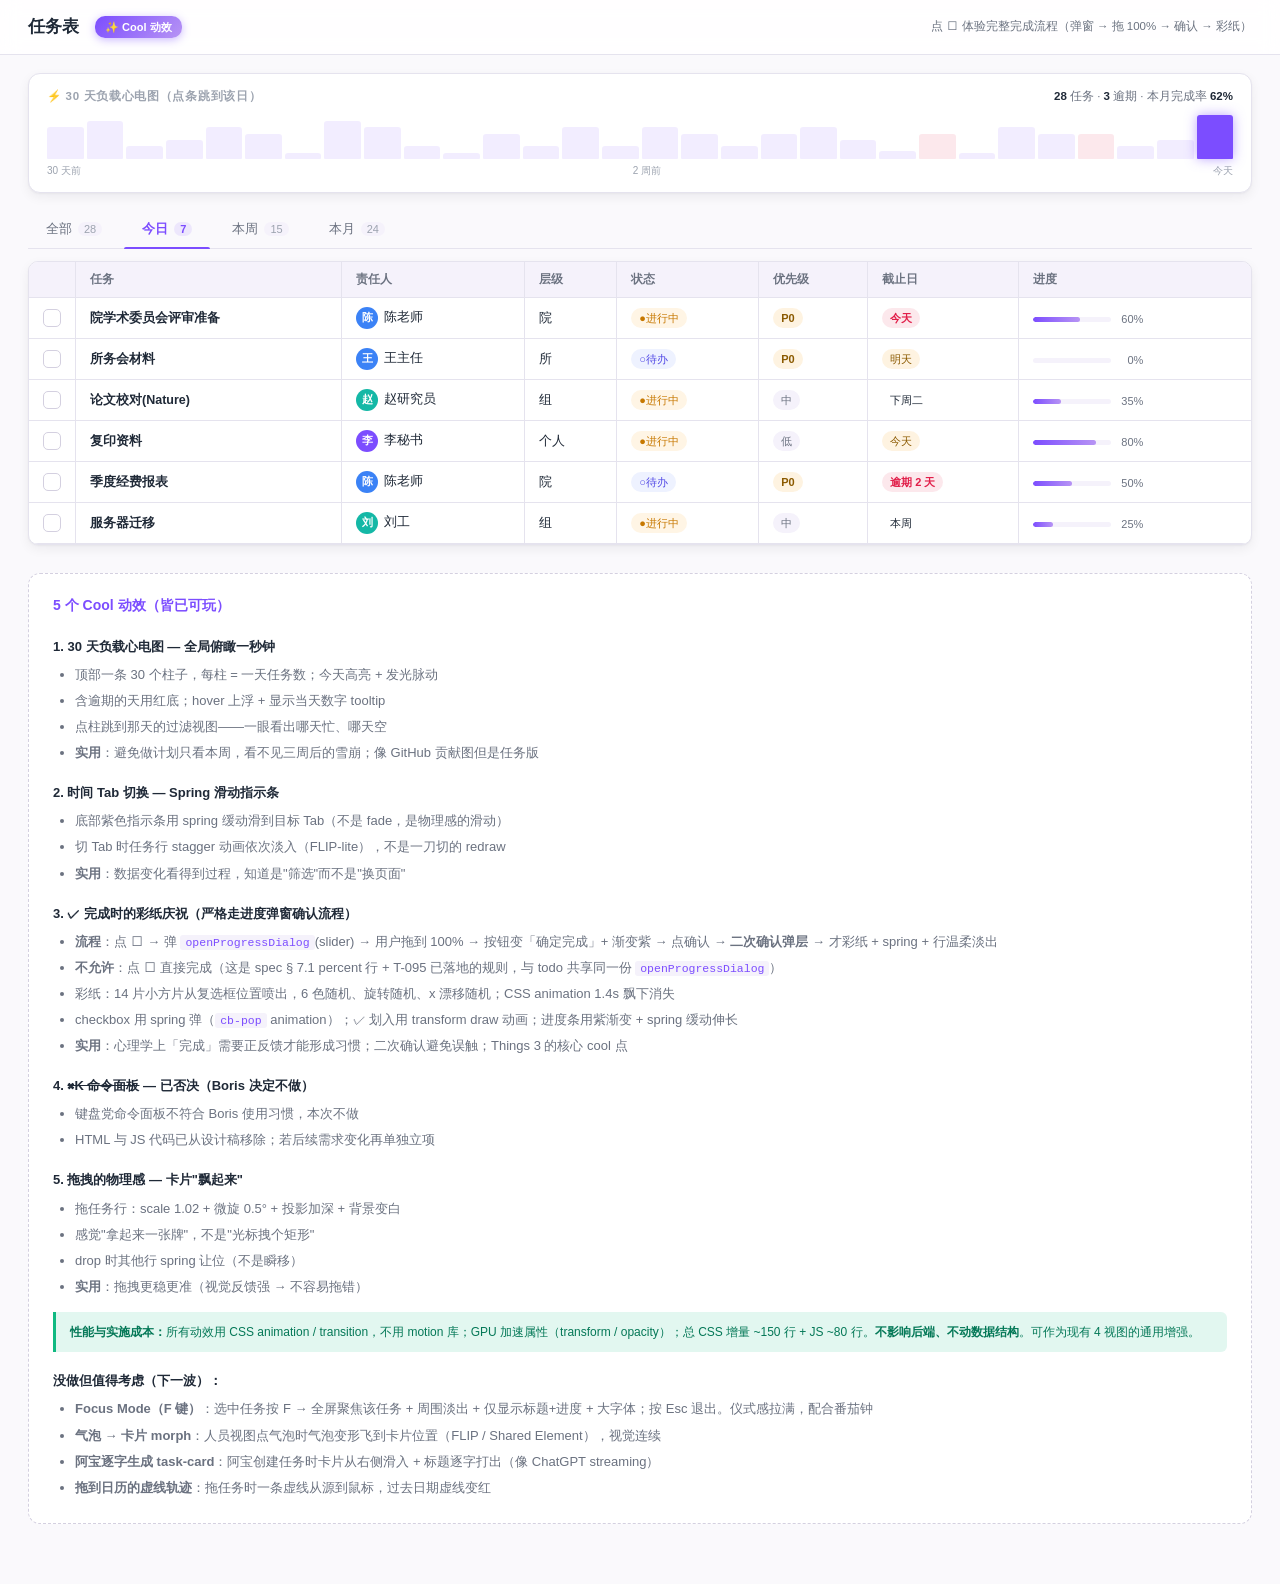
<file: frontend/work-cool-preview.html>
<!DOCTYPE html>
<html lang="zh-CN">
<head>
<meta charset="UTF-8">
<meta name="viewport" content="width=device-width, initial-scale=1.0">
<title>工作任务表 · Cool 动态交互 设计稿</title>
<style>
  :root {
    --bg: #FAF9FC;
    --bg-card: #FFFFFF;
    --bg-elev: #F5F2FB;
    --bg-elev-2: #EFEAF7;
    --border: #E5E3EE;
    --border-strong: #D4D0E0;
    --text: #1F2937;
    --text-mute: #6B7280;
    --text-faint: #9CA3AF;
    --primary: #7C4DFF;
    --primary-soft: rgba(124, 77, 255, 0.10);
    --primary-strong: rgba(124, 77, 255, 0.18);
    --danger: #E11D48;
    --danger-soft: rgba(225, 29, 72, 0.10);
    --warn: #F59E0B;
    --warn-soft: rgba(245, 158, 11, 0.12);
    --ok: #10B981;
    --ok-soft: rgba(16, 185, 129, 0.12);
    --avatar-1: #7C4DFF;
    --avatar-2: #14B8A6;
    --avatar-3: #E0A23B;
    --avatar-4: #3B82F6;
    --shadow: 0 1px 2px rgba(15, 15, 30, 0.04), 0 4px 12px rgba(15, 15, 30, 0.06);
    --shadow-lift: 0 8px 32px rgba(124, 77, 255, 0.22), 0 2px 8px rgba(15, 15, 30, 0.08);
    --ease-spring: cubic-bezier(0.68, -0.4, 0.265, 1.35);
    --ease-out: cubic-bezier(0.16, 1, 0.3, 1);
  }
  * { box-sizing: border-box; margin: 0; padding: 0; }
  html, body {
    background: var(--bg); color: var(--text);
    font: 13px/1.5 -apple-system, BlinkMacSystemFont, "PingFang SC", "Microsoft YaHei", sans-serif;
    overflow-x: hidden;
  }

  /* ─── 顶栏 ─── */
  .topbar {
    padding: 14px 28px;
    display: flex; align-items: center; gap: 16px;
    border-bottom: 1px solid var(--border);
    background: rgba(255,255,255,0.85);
    backdrop-filter: blur(10px);
    position: sticky; top: 0; z-index: 50;
  }
  .topbar h1 { font-size: 17px; font-weight: 600; }
  .topbar .tag {
    background: linear-gradient(135deg, #7C4DFF, #B794F4);
    color: white; padding: 3px 10px; border-radius: 10px;
    font-size: 11px; font-weight: 600;
    box-shadow: 0 2px 8px rgba(124, 77, 255, 0.4);
    animation: tag-pulse 2.4s ease-in-out infinite;
  }
  @keyframes tag-pulse {
    0%, 100% { box-shadow: 0 2px 8px rgba(124, 77, 255, 0.4); }
    50% { box-shadow: 0 4px 16px rgba(124, 77, 255, 0.6); }
  }
  .topbar .spacer { flex: 1; }
  .kbd-hint {
    background: var(--bg-elev);
    border: 1px solid var(--border);
    padding: 4px 10px;
    border-radius: 6px;
    font-size: 11.5px;
    color: var(--text-mute);
    cursor: pointer;
    transition: all .15s;
    display: flex; align-items: center; gap: 6px;
  }
  .kbd-hint:hover {
    border-color: var(--primary);
    color: var(--primary);
    transform: translateY(-1px);
  }
  .kbd-hint kbd {
    background: white;
    border: 1px solid var(--border-strong);
    border-bottom-width: 2px;
    padding: 1px 6px;
    border-radius: 4px;
    font-family: ui-monospace, monospace;
    font-size: 10.5px;
    color: var(--text);
  }

  .container { padding: 18px 28px 60px; max-width: 1400px; margin: 0 auto; }

  /* ─── COOL #1: 30 天任务密度心电图 ─── */
  .heart-strip {
    background: var(--bg-card);
    border: 1px solid var(--border);
    border-radius: 12px;
    padding: 14px 18px;
    box-shadow: var(--shadow);
    margin-bottom: 18px;
  }
  .strip-head {
    display: flex; align-items: center; justify-content: space-between;
    margin-bottom: 10px;
  }
  .strip-title {
    font-size: 11.5px; color: var(--text-faint);
    letter-spacing: 0.06em; text-transform: uppercase; font-weight: 600;
  }
  .strip-meta { font-size: 11.5px; color: var(--text-mute); }
  .strip-meta strong { color: var(--text); }
  .strip-bars {
    display: flex; gap: 3px; height: 44px;
    align-items: flex-end;
  }
  .strip-bar {
    flex: 1; min-width: 0;
    background: var(--primary-soft);
    border-radius: 3px 3px 1px 1px;
    cursor: pointer;
    position: relative;
    transition: background .15s, transform .2s var(--ease-out);
    transform-origin: bottom;
  }
  .strip-bar:hover {
    background: var(--primary);
    transform: scaleY(1.1);
  }
  .strip-bar.today {
    background: var(--primary);
    box-shadow: 0 0 12px rgba(124, 77, 255, 0.5);
  }
  .strip-bar.overdue {
    background: var(--danger-soft);
  }
  .strip-bar.overdue:hover { background: var(--danger); }
  .strip-bar .tip {
    position: absolute; bottom: calc(100% + 6px); left: 50%;
    transform: translateX(-50%) translateY(4px);
    background: var(--text); color: white;
    padding: 3px 8px; border-radius: 6px;
    font-size: 11px; white-space: nowrap;
    opacity: 0; pointer-events: none;
    transition: all .15s;
  }
  .strip-bar:hover .tip { opacity: 1; transform: translateX(-50%) translateY(0); }
  .strip-axis {
    display: flex; justify-content: space-between;
    font-size: 10px; color: var(--text-faint);
    margin-top: 4px;
  }

  /* ─── COOL #2: 时间 Tab + 切换动画 ─── */
  .time-tabs {
    display: flex; gap: 4px;
    border-bottom: 1px solid var(--border);
    margin-bottom: 12px;
    position: relative;
  }
  .time-tab {
    border: 0; background: transparent;
    padding: 9px 18px 11px;
    font-size: 13px; color: var(--text-mute);
    cursor: pointer;
    margin-bottom: -1px;
    transition: color .2s;
    position: relative;
    display: inline-flex; align-items: center; gap: 6px;
  }
  .time-tab:hover { color: var(--text); }
  .time-tab.active { color: var(--primary); font-weight: 600; }
  .time-tab .count {
    font-size: 11px; color: var(--text-faint);
    background: var(--bg-elev);
    padding: 1px 6px; border-radius: 10px;
    transition: all .2s;
  }
  .time-tab.active .count {
    background: var(--primary-soft); color: var(--primary);
  }
  .tab-indicator {
    position: absolute; bottom: -1px;
    height: 2px; background: var(--primary);
    border-radius: 2px 2px 0 0;
    transition: left .35s var(--ease-spring), width .35s var(--ease-spring);
  }

  /* ─── 表格区域 ─── */
  .table-wrap {
    background: var(--bg-card);
    border: 1px solid var(--border);
    border-radius: 10px;
    box-shadow: var(--shadow);
    overflow: hidden;
  }
  table.wt { width: 100%; border-collapse: collapse; }
  .wt th, .wt td {
    padding: 9px 14px;
    text-align: left;
    font-size: 12.5px;
    border-bottom: 1px solid var(--border);
    border-right: 1px solid var(--border);
  }
  .wt th:last-child, .wt td:last-child { border-right: 0; }
  .wt th {
    background: var(--bg-elev);
    color: var(--text-mute);
    font-weight: 600;
    font-size: 11.5px;
  }
  .wt tr.task-row {
    cursor: pointer;
    transition: background .15s, transform .35s var(--ease-spring), opacity .25s;
  }
  .wt tr.task-row:hover { background: var(--bg-elev); }
  .wt tr.task-row.dragging {
    transform: scale(1.02) rotate(0.5deg);
    box-shadow: var(--shadow-lift);
    background: white;
    cursor: grabbing;
    opacity: 0.95;
    z-index: 10;
    position: relative;
  }
  .wt tr.task-row.removing {
    transform: translateX(-30px);
    opacity: 0;
  }
  .wt tr.task-row.entering {
    animation: row-enter .45s var(--ease-spring) both;
  }
  @keyframes row-enter {
    from { transform: translateY(-12px) scale(0.96); opacity: 0; }
    to   { transform: translateY(0) scale(1); opacity: 1; }
  }
  .wt tr.task-row.done .task-title {
    text-decoration: line-through;
    color: var(--text-faint);
  }

  /* ─── COOL #3: 复选框 ripple + check 动画 ─── */
  .wt-checkbox {
    width: 18px; height: 18px;
    border: 1.5px solid var(--border-strong);
    border-radius: 5px;
    flex-shrink: 0;
    cursor: pointer;
    background: white;
    position: relative;
    transition: all .2s var(--ease-out);
  }
  .wt-checkbox:hover {
    border-color: var(--primary);
    transform: scale(1.1);
  }
  .wt-checkbox.checked {
    background: var(--primary);
    border-color: var(--primary);
    animation: cb-pop .35s var(--ease-spring);
  }
  @keyframes cb-pop {
    0%   { transform: scale(1); }
    50%  { transform: scale(1.25); }
    100% { transform: scale(1); }
  }
  .wt-checkbox.checked::after {
    content: '';
    position: absolute;
    left: 5px; top: 2px;
    width: 5px; height: 9px;
    border: solid white;
    border-width: 0 2px 2px 0;
    transform: rotate(45deg) scale(0);
    animation: check-draw .25s .12s var(--ease-out) forwards;
  }
  @keyframes check-draw {
    to { transform: rotate(45deg) scale(1); }
  }

  .pill {
    padding: 2px 8px; border-radius: 10px;
    font-size: 11px; display: inline-block; font-weight: 500;
  }
  .pill.status-doing { background: #FFF5E5; color: #C77800; }
  .pill.status-todo  { background: #EEF2FF; color: #4F46E5; }
  .pill.status-done  { background: var(--ok-soft); color: #047857; }
  .pill.p-p0   { background: var(--warn-soft); color: #8B5A00; font-weight: 600; }
  .pill.p-mid  { background: var(--bg-elev); color: var(--text-mute); }
  .pill.overdue { background: var(--danger-soft); color: var(--danger); font-weight: 600; }
  .pill.due-soon { background: var(--warn-soft); color: #8B5A00; }
  .avatar-mini {
    width: 22px; height: 22px; border-radius: 50%;
    display: inline-flex; align-items: center; justify-content: center;
    color: white; font-weight: 600; font-size: 10.5px;
    margin-right: 6px;
    vertical-align: middle;
  }
  .progress-mini { display: inline-flex; align-items: center; gap: 6px; width: 110px; }
  .progress-mini .bar { flex: 1; height: 5px; background: var(--bg-elev); border-radius: 3px; overflow: hidden; }
  .progress-mini .fill {
    height: 100%;
    background: linear-gradient(90deg, var(--primary), #B794F4);
    border-radius: 3px;
    transition: width .5s var(--ease-spring);
  }
  .progress-mini .num { font-size: 11px; color: var(--text-mute); width: 26px; text-align: right; font-variant-numeric: tabular-nums; }

  /* ─── COOL #4: Cmd+K 命令面板 ─── */
  .cmdk-mask {
    position: fixed; inset: 0;
    background: rgba(20, 24, 40, 0.4);
    backdrop-filter: blur(6px);
    z-index: 100;
    display: none;
    align-items: flex-start;
    justify-content: center;
    padding-top: 14vh;
    opacity: 0;
    transition: opacity .2s;
  }
  .cmdk-mask.open { display: flex; opacity: 1; }
  .cmdk {
    width: 580px; max-width: 90vw;
    background: var(--bg-card);
    border-radius: 14px;
    box-shadow: 0 24px 64px rgba(0, 0, 0, 0.25);
    overflow: hidden;
    transform: translateY(-16px) scale(0.96);
    transition: transform .35s var(--ease-spring);
  }
  .cmdk-mask.open .cmdk { transform: translateY(0) scale(1); }
  .cmdk-input {
    width: 100%;
    padding: 16px 20px;
    border: 0;
    font: inherit;
    font-size: 15px;
    outline: 0;
    border-bottom: 1px solid var(--border);
    color: var(--text);
  }
  .cmdk-input::placeholder { color: var(--text-faint); }
  .cmdk-list {
    max-height: 360px;
    overflow-y: auto;
    padding: 6px;
  }
  .cmdk-item {
    padding: 8px 14px;
    border-radius: 8px;
    cursor: pointer;
    display: flex; align-items: center; gap: 10px;
    font-size: 13px;
    transition: background .1s;
  }
  .cmdk-item.active {
    background: var(--primary-soft);
    color: var(--primary);
  }
  .cmdk-item .icon {
    width: 24px; text-align: center; font-size: 14px;
  }
  .cmdk-item .lbl { flex: 1; }
  .cmdk-item .hint {
    font-size: 10.5px; color: var(--text-faint);
    background: var(--bg-elev);
    padding: 1px 5px; border-radius: 4px;
    font-family: ui-monospace, monospace;
  }
  .cmdk-item.active .hint { background: white; }
  .cmdk-group {
    padding: 8px 14px 4px;
    font-size: 10.5px;
    color: var(--text-faint);
    letter-spacing: 0.06em;
    text-transform: uppercase;
    font-weight: 600;
  }
  .cmdk-foot {
    padding: 8px 14px;
    border-top: 1px solid var(--border);
    background: var(--bg-elev);
    font-size: 11px; color: var(--text-faint);
    display: flex; gap: 16px;
  }
  .cmdk-foot kbd {
    background: white;
    border: 1px solid var(--border-strong);
    border-bottom-width: 2px;
    padding: 0 4px; border-radius: 3px;
    font-family: ui-monospace, monospace;
    font-size: 10.5px;
    color: var(--text-mute);
    margin: 0 2px;
  }

  /* ─── COOL #5: 完成时的庆祝彩纸 ─── */
  .confetti {
    position: fixed;
    width: 8px; height: 12px;
    pointer-events: none;
    z-index: 200;
    animation: confetti-fall 1.4s ease-out forwards;
  }
  @keyframes confetti-fall {
    0% {
      transform: translateY(0) rotate(0deg);
      opacity: 1;
    }
    100% {
      transform: translateY(360px) rotate(var(--r)) translateX(var(--x));
      opacity: 0;
    }
  }

  /* Ripple */
  .ripple {
    position: absolute;
    border-radius: 50%;
    background: var(--primary);
    opacity: 0.4;
    transform: scale(0);
    animation: ripple-out .6s ease-out forwards;
    pointer-events: none;
  }
  @keyframes ripple-out {
    to {
      transform: scale(4);
      opacity: 0;
    }
  }

  /* ─── Toast ─── */
  .toast {
    position: fixed;
    bottom: 28px;
    left: 50%;
    transform: translateX(-50%) translateY(20px);
    background: rgba(31, 41, 55, 0.94);
    color: white;
    padding: 10px 18px;
    border-radius: 10px;
    font-size: 12.5px;
    opacity: 0;
    transition: all .3s var(--ease-spring);
    pointer-events: none;
    z-index: 150;
    box-shadow: 0 8px 24px rgba(0,0,0,0.25);
  }
  .toast.show {
    opacity: 1;
    transform: translateX(-50%) translateY(0);
  }

  /* ─── 设计说明 ─── */
  .design-note {
    margin-top: 28px;
    padding: 20px 24px;
    background: var(--bg-card);
    border: 1px dashed var(--border-strong);
    border-radius: 12px;
    color: var(--text-mute);
    font-size: 13px;
    line-height: 1.7;
  }
  .design-note h2 {
    margin-bottom: 14px; color: var(--primary); font-size: 14px;
    display: flex; align-items: center; gap: 8px;
  }
  .design-note h3 {
    margin: 18px 0 6px;
    font-size: 13px; color: var(--text);
    font-weight: 600;
  }
  .design-note ul { margin-left: 22px; }
  .design-note li { margin: 4px 0; }
  .design-note code {
    background: var(--bg-elev);
    padding: 1px 5px;
    border-radius: 3px;
    font-family: ui-monospace, monospace;
    font-size: 11.5px;
    color: var(--primary);
  }
  .design-note .perf-note {
    background: var(--ok-soft);
    border-left: 3px solid var(--ok);
    padding: 10px 14px;
    margin-top: 14px;
    border-radius: 0 6px 6px 0;
    font-size: 12px;
    color: #047857;
  }
</style>
</head>
<body>

<div class="topbar">
  <h1>任务表</h1>
  <span class="tag">✨ Cool 动效</span>
  <div class="spacer"></div>
  <div class="strip-meta">点 ☐ 体验完整完成流程（弹窗 → 拖 100% → 确认 → 彩纸）</div>
</div>

<div class="container">

  <!-- COOL #1: 30 天心电图 -->
  <div class="heart-strip">
    <div class="strip-head">
      <span class="strip-title">⚡ 30 天负载心电图（点条跳到该日）</span>
      <span class="strip-meta"><strong>28</strong> 任务 · <strong>3</strong> 逾期 · 本月完成率 <strong>62%</strong></span>
    </div>
    <div class="strip-bars" id="heartStrip"></div>
    <div class="strip-axis">
      <span>30 天前</span><span>2 周前</span><span>今天</span>
    </div>
  </div>

  <!-- COOL #2: 时间 Tab（带 spring 滑动指示条）-->
  <div class="time-tabs" id="timeTabs">
    <button class="time-tab" data-tab="all">全部 <span class="count">28</span></button>
    <button class="time-tab active" data-tab="today">今日 <span class="count">7</span></button>
    <button class="time-tab" data-tab="week">本周 <span class="count">15</span></button>
    <button class="time-tab" data-tab="month">本月 <span class="count">24</span></button>
    <div class="tab-indicator" id="tabIndicator"></div>
  </div>

  <!-- 表格 -->
  <div class="table-wrap">
    <table class="wt">
      <thead>
        <tr>
          <th style="width:46px"></th>
          <th>任务</th>
          <th>责任人</th>
          <th>层级</th>
          <th>状态</th>
          <th>优先级</th>
          <th>截止日</th>
          <th>进度</th>
        </tr>
      </thead>
      <tbody id="taskBody"></tbody>
    </table>
  </div>

  <!-- 设计说明 -->
  <div class="design-note">
    <h2>5 个 Cool 动效（皆已可玩）</h2>

    <h3>1. 30 天负载心电图 — 全局俯瞰一秒钟</h3>
    <ul>
      <li>顶部一条 30 个柱子，每柱 = 一天任务数；今天高亮 + 发光脉动</li>
      <li>含逾期的天用红底；hover 上浮 + 显示当天数字 tooltip</li>
      <li>点柱跳到那天的过滤视图——一眼看出哪天忙、哪天空</li>
      <li><strong>实用</strong>：避免做计划只看本周，看不见三周后的雪崩；像 GitHub 贡献图但是任务版</li>
    </ul>

    <h3>2. 时间 Tab 切换 — Spring 滑动指示条</h3>
    <ul>
      <li>底部紫色指示条用 spring 缓动滑到目标 Tab（不是 fade，是物理感的滑动）</li>
      <li>切 Tab 时任务行 stagger 动画依次淡入（FLIP-lite），不是一刀切的 redraw</li>
      <li><strong>实用</strong>：数据变化看得到过程，知道是"筛选"而不是"换页面"</li>
    </ul>

    <h3>3. ✓ 完成时的彩纸庆祝（严格走进度弹窗确认流程）</h3>
    <ul>
      <li><strong>流程</strong>：点 ☐ → 弹 <code>openProgressDialog</code>(slider) → 用户拖到 100% → 按钮变「确定完成」+ 渐变紫 → 点确认 → <strong>二次确认弹层</strong> → 才彩纸 + spring + 行温柔淡出</li>
      <li><strong>不允许</strong>：点 ☐ 直接完成（这是 spec § 7.1 percent 行 + T-095 已落地的规则，与 todo 共享同一份 <code>openProgressDialog</code>）</li>
      <li>彩纸：14 片小方片从复选框位置喷出，6 色随机、旋转随机、x 漂移随机；CSS animation 1.4s 飘下消失</li>
      <li>checkbox 用 spring 弹（<code>cb-pop</code> animation）；✓ 划入用 transform draw 动画；进度条用紫渐变 + spring 缓动伸长</li>
      <li><strong>实用</strong>：心理学上「完成」需要正反馈才能形成习惯；二次确认避免误触；Things 3 的核心 cool 点</li>
    </ul>

    <h3>4. <s>⌘K 命令面板</s> — <strong>已否决</strong>（Boris 决定不做）</h3>
    <ul>
      <li>键盘党命令面板不符合 Boris 使用习惯，本次不做</li>
      <li>HTML 与 JS 代码已从设计稿移除；若后续需求变化再单独立项</li>
    </ul>

    <h3>5. 拖拽的物理感 — 卡片"飘起来"</h3>
    <ul>
      <li>拖任务行：scale 1.02 + 微旋 0.5° + 投影加深 + 背景变白</li>
      <li>感觉"拿起来一张牌"，不是"光标拽个矩形"</li>
      <li>drop 时其他行 spring 让位（不是瞬移）</li>
      <li><strong>实用</strong>：拖拽更稳更准（视觉反馈强 → 不容易拖错）</li>
    </ul>

    <div class="perf-note">
      <strong>性能与实施成本：</strong>所有动效用 CSS animation / transition，不用 motion 库；GPU 加速属性（transform / opacity）；总 CSS 增量 ~150 行 + JS ~80 行。<strong>不影响后端、不动数据结构</strong>。可作为现有 4 视图的通用增强。
    </div>

    <h3>没做但值得考虑（下一波）：</h3>
    <ul>
      <li><strong>Focus Mode（F 键）</strong>：选中任务按 F → 全屏聚焦该任务 + 周围淡出 + 仅显示标题+进度 + 大字体；按 Esc 退出。仪式感拉满，配合番茄钟</li>
      <li><strong>气泡 → 卡片 morph</strong>：人员视图点气泡时气泡变形飞到卡片位置（FLIP / Shared Element），视觉连续</li>
      <li><strong>阿宝逐字生成 task-card</strong>：阿宝创建任务时卡片从右侧滑入 + 标题逐字打出（像 ChatGPT streaming）</li>
      <li><strong>拖到日历的虚线轨迹</strong>：拖任务时一条虚线从源到鼠标，过去日期虚线变红</li>
    </ul>
  </div>
</div>

<!-- ─── 进度弹窗（复用 todo openProgressDialog 样式）─── -->
<div id="pdOverlay" onclick="if(event.target===this) closePD()" style="position:fixed;inset:0;background:rgba(20,24,40,0.35);backdrop-filter:blur(4px);z-index:100;display:none;align-items:center;justify-content:center;opacity:0;transition:opacity .2s">
  <div id="pdDialog" style="background:white;border-radius:14px;width:380px;padding:22px 24px;box-shadow:0 16px 48px rgba(0,0,0,0.22);transform:translateY(12px) scale(0.96);transition:transform .35s var(--ease-spring)">
    <div style="font-size:11.5px;color:var(--text-faint);letter-spacing:0.05em;text-transform:uppercase;font-weight:600;margin-bottom:6px">设置完成度</div>
    <div id="pdTitle" style="font-size:14px;font-weight:600;margin-bottom:18px;color:var(--text)"></div>
    <div style="display:flex;align-items:center;gap:14px;margin-bottom:18px">
      <input type="range" id="pdSlider" min="0" max="100" value="0" style="flex:1;accent-color:var(--primary);height:6px">
      <div id="pdValue" style="font-size:20px;font-weight:600;color:var(--primary);width:60px;text-align:right;font-variant-numeric:tabular-nums">0%</div>
    </div>
    <div style="display:flex;gap:8px;justify-content:flex-end">
      <button onclick="closePD()" style="padding:7px 18px;border:1px solid var(--border-strong);background:white;border-radius:7px;cursor:pointer;font-size:12.5px;color:var(--text-mute)">取消</button>
      <button id="pdConfirm" onclick="confirmPD()" style="padding:7px 18px;border:0;background:var(--primary);color:white;border-radius:7px;cursor:pointer;font-size:12.5px;font-weight:500;transition:all .2s">确定</button>
    </div>
  </div>
</div>

<!-- ─── 100% 二次确认 ─── -->
<div id="confirmOverlay" onclick="if(event.target===this) closeConfirm()" style="position:fixed;inset:0;background:rgba(20,24,40,0.4);backdrop-filter:blur(4px);z-index:110;display:none;align-items:center;justify-content:center;opacity:0;transition:opacity .2s">
  <div id="confirmDialog" style="background:white;border-radius:14px;width:360px;padding:22px 24px;box-shadow:0 16px 48px rgba(0,0,0,0.22);transform:translateY(12px) scale(0.96);transition:transform .35s var(--ease-spring)">
    <div style="font-size:14px;color:var(--text);margin-bottom:18px;line-height:1.55">确定要将此任务标记为已完成吗？<br><span style="color:var(--text-mute);font-size:12.5px">完成后任务将移至已完成列表。</span></div>
    <div style="display:flex;gap:8px;justify-content:flex-end">
      <button onclick="closeConfirm()" style="padding:7px 18px;border:1px solid var(--border-strong);background:white;border-radius:7px;cursor:pointer;font-size:12.5px;color:var(--text-mute)">取消</button>
      <button onclick="doComplete()" style="padding:7px 18px;border:0;background:var(--primary);color:white;border-radius:7px;cursor:pointer;font-size:12.5px;font-weight:500">确定完成</button>
    </div>
  </div>
</div>

<div class="toast" id="toast"></div>

<script>
// ── 假数据 ──
const TASKS = [
  { id:1, title:'院学术委员会评审准备', assignee:'陈老师',   level:'院',  status:'doing', priority:'P0',  due:'今天',     dueClass:'overdue',  progress:60, done:false },
  { id:2, title:'所务会材料',           assignee:'王主任',   level:'所',  status:'todo',  priority:'P0',  due:'明天',     dueClass:'due-soon', progress:0,  done:false },
  { id:3, title:'论文校对(Nature)',     assignee:'赵研究员', level:'组',  status:'doing', priority:'mid', due:'下周二',   dueClass:'',         progress:35, done:false },
  { id:4, title:'复印资料',             assignee:'李秘书',   level:'个人',status:'doing', priority:'low', due:'今天',     dueClass:'due-soon', progress:80, done:false },
  { id:5, title:'季度经费报表',         assignee:'陈老师',   level:'院',  status:'todo',  priority:'P0',  due:'逾期 2 天',dueClass:'overdue',  progress:50, done:false },
  { id:6, title:'服务器迁移',           assignee:'刘工',     level:'组',  status:'doing', priority:'mid', due:'本周',     dueClass:'',         progress:25, done:false },
];

const STATUS_LABEL = { doing:'●进行中', todo:'○待办', done:'✓已完成' };
const PRIORITY_LABEL = { P0:'P0', mid:'中', low:'低' };
const PRIORITY_CLASS = { P0:'p-p0', mid:'p-mid', low:'p-mid' };

const AVATAR_COLORS = ['var(--avatar-1)','var(--avatar-2)','var(--avatar-3)','var(--avatar-4)'];
function colorOf(name) {
  let h = 0;
  for (let i = 0; i < name.length; i++) h = (h * 31 + name.charCodeAt(i)) >>> 0;
  return AVATAR_COLORS[h % 4];
}

// ── 渲染表格（带 stagger 入场） ──
function renderTable() {
  const tbody = document.getElementById('taskBody');
  tbody.innerHTML = '';
  TASKS.forEach((t, i) => {
    const tr = document.createElement('tr');
    tr.className = 'task-row entering' + (t.done ? ' done' : '');
    tr.dataset.id = t.id;
    tr.draggable = true;
    tr.style.animationDelay = (i * 35) + 'ms';
    tr.innerHTML = `
      <td><div class="wt-checkbox ${t.done ? 'checked' : ''}" onclick="event.stopPropagation(); toggleDone(${t.id}, this)"></div></td>
      <td><strong class="task-title">${t.title}</strong></td>
      <td><span class="avatar-mini" style="background:${colorOf(t.assignee)}">${t.assignee.slice(0,1)}</span>${t.assignee}</td>
      <td>${t.level}</td>
      <td><span class="pill status-${t.status}">${STATUS_LABEL[t.status]}</span></td>
      <td><span class="pill ${PRIORITY_CLASS[t.priority]}">${PRIORITY_LABEL[t.priority]}</span></td>
      <td><span class="pill ${t.dueClass}">${t.due}</span></td>
      <td>
        <div class="progress-mini">
          <div class="bar"><div class="fill" style="width:${t.progress}%"></div></div>
          <span class="num">${t.progress}%</span>
        </div>
      </td>
    `;
    tr.onclick = () => toast(`打开任务 #${t.id}：${t.title}（点抽屉，模拟）`);
    bindDrag(tr);
    tbody.appendChild(tr);
  });
}

// ── COOL #3：完成流程 = openProgressDialog → 拖到 100% → 二次确认 → 彩纸 + 淡出 ──
// （严格对应 spec § 7.1 percent 行；与 todo 共享同一份 openProgressDialog）
let pdCurrent = null;  // 当前编辑的 { task, cb }
function toggleDone(id, cb) {
  const task = TASKS.find(t => t.id === id);
  if (!task) return;
  if (task.done) {
    // 取消完成（demo 简化:直接复原)
    task.done = false;
    cb.classList.remove('checked');
    cb.closest('tr').classList.remove('done');
    return;
  }
  pdCurrent = { task, cb };
  openPD();
}
function openPD() {
  if (!pdCurrent) return;
  document.getElementById('pdTitle').textContent = pdCurrent.task.title;
  const slider = document.getElementById('pdSlider');
  const value  = document.getElementById('pdValue');
  const confirm = document.getElementById('pdConfirm');
  slider.value = pdCurrent.task.progress;
  value.textContent = pdCurrent.task.progress + '%';
  confirm.textContent = '确定';
  confirm.style.background = 'var(--primary)';
  slider.oninput = () => {
    const v = parseInt(slider.value);
    value.textContent = v + '%';
    if (v >= 100) {
      confirm.textContent = '确定完成';
      confirm.style.background = 'linear-gradient(135deg, var(--primary), #B794F4)';
    } else {
      confirm.textContent = '确定';
      confirm.style.background = 'var(--primary)';
    }
  };
  const overlay = document.getElementById('pdOverlay');
  overlay.style.display = 'flex';
  requestAnimationFrame(() => {
    overlay.style.opacity = '1';
    document.getElementById('pdDialog').style.transform = 'translateY(0) scale(1)';
  });
}
function closePD() {
  const overlay = document.getElementById('pdOverlay');
  overlay.style.opacity = '0';
  document.getElementById('pdDialog').style.transform = 'translateY(12px) scale(0.96)';
  setTimeout(() => { overlay.style.display = 'none'; pdCurrent = null; }, 220);
}
function confirmPD() {
  if (!pdCurrent) return;
  const v = parseInt(document.getElementById('pdSlider').value);
  if (v >= 100) {
    closePD();
    setTimeout(() => openConfirm(), 200);
  } else {
    pdCurrent.task.progress = v;
    closePD();
    toast(`✓ 进度已更新到 ${v}%`);
    setTimeout(renderTable, 100);
  }
}
function openConfirm() {
  const overlay = document.getElementById('confirmOverlay');
  overlay.style.display = 'flex';
  requestAnimationFrame(() => {
    overlay.style.opacity = '1';
    document.getElementById('confirmDialog').style.transform = 'translateY(0) scale(1)';
  });
}
function closeConfirm() {
  const overlay = document.getElementById('confirmOverlay');
  overlay.style.opacity = '0';
  document.getElementById('confirmDialog').style.transform = 'translateY(12px) scale(0.96)';
  setTimeout(() => { overlay.style.display = 'none'; pdCurrent = null; }, 220);
}
function doComplete() {
  if (!pdCurrent) return;
  const { task, cb } = pdCurrent;
  task.done = true; task.progress = 100;
  closeConfirm();
  // ✨ 二次确认通过 → 彩纸 + checkbox spring + 行温柔淡出
  setTimeout(() => {
    cb.classList.add('checked');
    cb.closest('tr').classList.add('done');
    confettiBurst(cb);
    setTimeout(() => {
      cb.closest('tr').classList.add('removing');
      setTimeout(() => {
        TASKS.splice(TASKS.findIndex(x => x.id === task.id), 1);
        renderTable();
      }, 320);
    }, 700);
  }, 250);
}

function confettiBurst(anchor) {
  const rect = anchor.getBoundingClientRect();
  const cx = rect.left + rect.width / 2;
  const cy = rect.top + rect.height / 2;
  const colors = ['#7C4DFF', '#14B8A6', '#E0A23B', '#3B82F6', '#E11D48', '#10B981'];
  for (let i = 0; i < 14; i++) {
    const c = document.createElement('div');
    c.className = 'confetti';
    c.style.left = cx + 'px';
    c.style.top  = cy + 'px';
    c.style.background = colors[i % colors.length];
    c.style.setProperty('--r', (Math.random() * 720 - 360) + 'deg');
    c.style.setProperty('--x', (Math.random() * 200 - 100) + 'px');
    c.style.transform = `rotate(${Math.random() * 360}deg)`;
    document.body.appendChild(c);
    setTimeout(() => c.remove(), 1500);
  }
}

// ── COOL #2：时间 Tab 指示条 spring 滑动 ──
function setupTabs() {
  const tabs = document.querySelectorAll('.time-tab');
  const indicator = document.getElementById('tabIndicator');
  function moveTo(btn) {
    const r = btn.getBoundingClientRect();
    const parentR = btn.parentElement.getBoundingClientRect();
    indicator.style.left = (r.left - parentR.left) + 'px';
    indicator.style.width = r.width + 'px';
  }
  const init = document.querySelector('.time-tab.active');
  setTimeout(() => moveTo(init), 50);
  tabs.forEach(t => {
    t.onclick = () => {
      tabs.forEach(x => x.classList.remove('active'));
      t.classList.add('active');
      moveTo(t);
      // 表格行 stagger 重渲（模拟筛选）
      const body = document.getElementById('taskBody');
      body.style.opacity = '0.3';
      setTimeout(() => {
        renderTable();
        body.style.opacity = '1';
        toast(`已切换到「${t.textContent.trim().split(' ')[0]}」`);
      }, 180);
    };
  });
}

// ── COOL #5：拖拽 ──
function bindDrag(tr) {
  tr.addEventListener('dragstart', e => {
    tr.classList.add('dragging');
    e.dataTransfer.effectAllowed = 'move';
    e.dataTransfer.setData('text/plain', tr.dataset.id);
  });
  tr.addEventListener('dragend', () => {
    tr.classList.remove('dragging');
  });
}

// ── COOL #1：心电图 ──
function renderStrip() {
  const wrap = document.getElementById('heartStrip');
  // 30 天的假数据：随机 0-8 任务，每天；模拟今天 + 几天逾期
  const days = [];
  for (let i = 0; i < 30; i++) {
    const isToday = i === 29;
    const count = isToday ? 7 : Math.floor(Math.random() * 7);
    const isOverdue = (i === 22 || i === 26) && !isToday;
    days.push({ count, isToday, isOverdue });
  }
  const maxCount = Math.max(...days.map(d => d.count));
  wrap.innerHTML = days.map((d, i) => {
    const h = d.count === 0 ? 6 : Math.max(8, (d.count / maxCount) * 44);
    const cls = d.isToday ? ' today' : (d.isOverdue ? ' overdue' : '');
    const label = d.isToday ? '今天' : (29 - i) + ' 天前';
    return `<div class="strip-bar${cls}" style="height:${h}px" data-i="${i}">
      <span class="tip">${label} · ${d.count} 任务</span>
    </div>`;
  }).join('');
  wrap.querySelectorAll('.strip-bar').forEach(b => {
    b.onclick = () => toast(`跳到 ${b.querySelector('.tip').textContent}（模拟）`);
  });
}

// ── COOL #4 Cmd+K 已移除（用户决定不做：键盘党命令面板不符合 Boris 使用习惯）──

// ── Toast ──
function toast(msg) {
  const t = document.getElementById('toast');
  t.textContent = msg;
  t.classList.add('show');
  clearTimeout(toast._timer);
  toast._timer = setTimeout(() => t.classList.remove('show'), 1800);
}

// ── 启动 ──
renderTable();
renderStrip();
setupTabs();
</script>

</body>
</html>
</file>
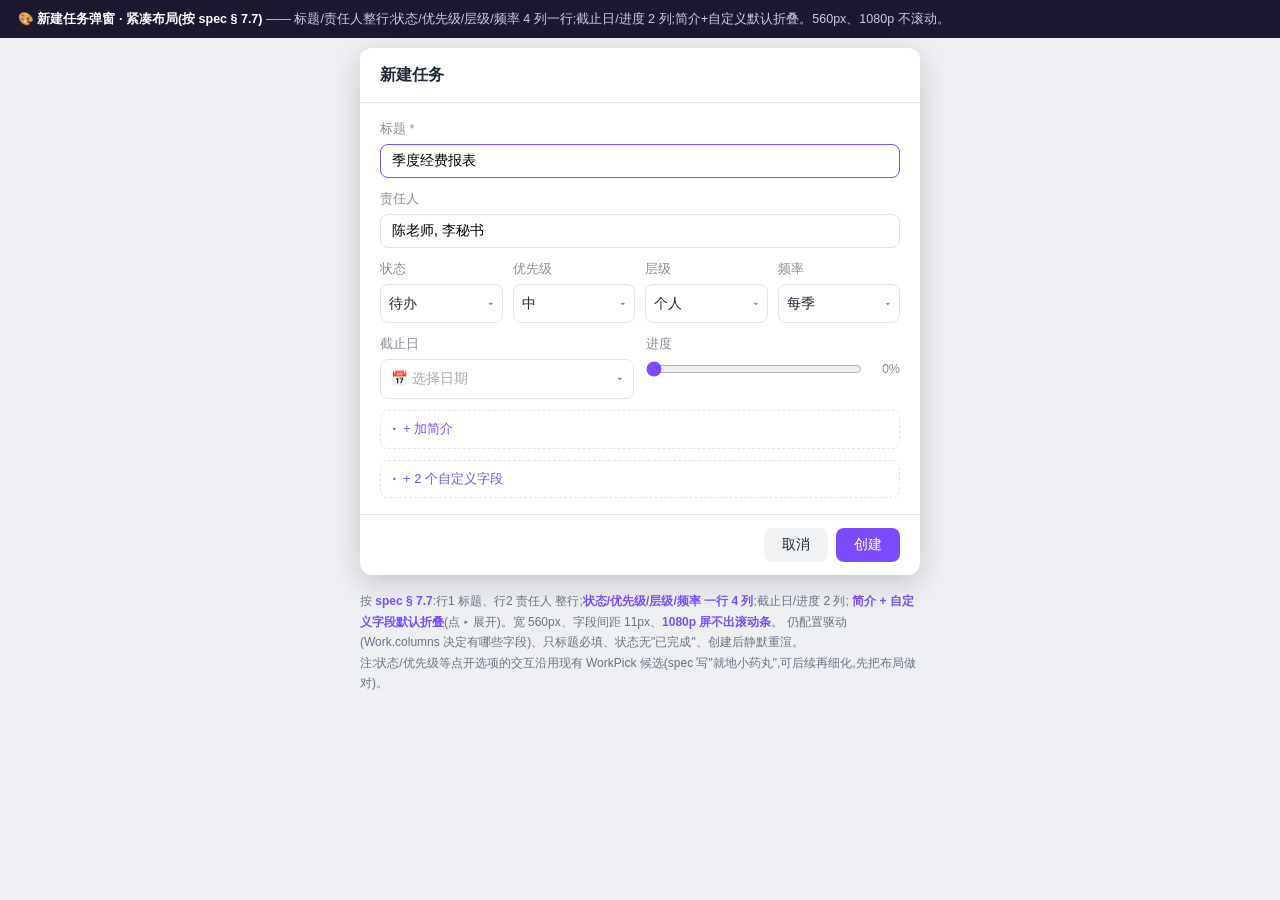
<file: frontend/work-create-dialog-preview.html>
<!DOCTYPE html>
<html lang="zh-CN">
<head>
<meta charset="UTF-8">
<meta name="viewport" content="width=device-width, initial-scale=1.0">
<title>新建任务弹窗 · 紧凑布局(spec § 7.7)设计预览</title>
<style>
  :root{
    --card-bg:#fff; --text:#1f2937; --muted:#8a8f98; --border:#e3e5e8;
    --primary:#7C4DFF; --primary-soft:rgba(124,77,255,.10); --hover:#f2f3f5;
  }
  *{box-sizing:border-box;margin:0;padding:0;}
  body{background:#eef0f4;color:var(--text);
    font:14px/1.6 -apple-system,BlinkMacSystemFont,"PingFang SC","Microsoft YaHei",sans-serif;
    min-height:100vh;display:flex;align-items:flex-start;justify-content:center;padding:48px 16px;}
  .pv-note{position:fixed;top:0;left:0;right:0;background:#1b1830;color:#cfc8ec;
    font-size:12.5px;padding:9px 18px;z-index:5;}
  .pv-note b{color:#fff;}

  /* ===== 拟落地样式(按 spec § 7.7 紧凑布局)===== */
  .ov{background:var(--card-bg);border-radius:12px;width:560px;max-width:96vw;
    box-shadow:0 8px 30px rgba(0,0,0,.18);}
  .hd{padding:14px 20px;font-size:16px;font-weight:600;border-bottom:1px solid var(--border);}
  .bd{padding:16px 20px;display:flex;flex-direction:column;gap:11px;}

  .f{display:flex;flex-direction:column;gap:5px;min-width:0;}
  .lb{font-size:12.5px;color:var(--muted);}
  .in,.ta{width:100%;border:1px solid var(--border);border-radius:8px;padding:8px 11px;
      font-size:14px;font-family:inherit;}
  .in:focus,.ta:focus{outline:none;border-color:var(--primary);}
  .ta{min-height:62px;resize:vertical;}
  .pk{border:1px solid var(--border);border-radius:8px;padding:8px 10px;font-size:13.5px;
      cursor:pointer;color:var(--text);background:#fff;display:flex;align-items:center;
      justify-content:space-between;gap:6px;}
  .pk .car{color:var(--muted);font-size:11px;}
  .pk.empty{color:#aaa;}

  /* 行3:状态/优先级/层级/频率 —— 4 列并排 */
  .row4{display:grid;grid-template-columns:repeat(4,1fr);gap:10px;}
  /* 行4:截止日 | 进度 —— 2 列 */
  .row2{display:grid;grid-template-columns:1fr 1fr;gap:12px;}

  /* 行5/6:折叠区 */
  .fold{border:1px dashed var(--border);border-radius:8px;}
  .fold-head{padding:8px 11px;font-size:13px;color:var(--primary);cursor:pointer;display:flex;align-items:center;gap:6px;}
  .fold-head .tri{font-size:10px;}

  .bar{display:flex;justify-content:flex-end;gap:8px;padding:13px 20px;border-top:1px solid var(--border);}
  .btn{padding:8px 18px;border-radius:8px;border:none;cursor:pointer;font-size:14px;}
  .ok{background:var(--primary);color:#fff;}
  .cancel{background:var(--hover);color:var(--text);}

  .row4 .pk{padding:8px 8px;}                 /* 4 列里更紧凑 */
  .progress-wrap{display:flex;align-items:center;gap:8px;}
  .progress-wrap input[type=range]{flex:1;accent-color:var(--primary);}
  .pct{font-size:12.5px;color:var(--muted);min-width:30px;text-align:right;}

  .cmp{width:560px;max-width:96vw;margin:16px auto 0;font-size:12px;color:#6b7280;line-height:1.7;}
  .cmp b{color:#7C4DFF;}

  @media (max-width:560px){ .row4{grid-template-columns:1fr 1fr;} }
</style>
</head>
<body>
  <div class="pv-note">🎨 <b>新建任务弹窗 · 紧凑布局(按 spec § 7.7)</b> —— 标题/责任人整行;状态/优先级/层级/频率 4 列一行;截止日/进度 2 列;简介+自定义默认折叠。560px、1080p 不滚动。</div>

  <div>
    <div class="ov">
      <div class="hd">新建任务</div>
      <div class="bd">
        <!-- 行1:标题 -->
        <div class="f">
          <span class="lb">标题 *</span>
          <input class="in" placeholder="任务标题(必填)" value="季度经费报表" autofocus>
        </div>

        <!-- 行2:责任人 -->
        <div class="f">
          <span class="lb">责任人</span>
          <input class="in" placeholder="逗号分隔,首个为主负责人;留空=我" value="陈老师, 李秘书">
        </div>

        <!-- 行3:状态 / 优先级 / 层级 / 频率 —— 4 列 -->
        <div class="row4">
          <div class="f"><span class="lb">状态</span><div class="pk">待办<span class="car">▾</span></div></div>
          <div class="f"><span class="lb">优先级</span><div class="pk">中<span class="car">▾</span></div></div>
          <div class="f"><span class="lb">层级</span><div class="pk">个人<span class="car">▾</span></div></div>
          <div class="f"><span class="lb">频率</span><div class="pk">每季<span class="car">▾</span></div></div>
        </div>

        <!-- 行4:截止日 | 进度 —— 2 列 -->
        <div class="row2">
          <div class="f"><span class="lb">截止日</span><div class="pk empty">📅 选择日期<span class="car">▾</span></div></div>
          <div class="f"><span class="lb">进度</span>
            <div class="progress-wrap"><input type="range" min="0" max="100" value="0"><span class="pct">0%</span></div>
          </div>
        </div>

        <!-- 行5:简介(折叠) -->
        <div class="fold">
          <div class="fold-head"><span class="tri">▸</span> + 加简介</div>
        </div>

        <!-- 行6:自定义字段(折叠) -->
        <div class="fold">
          <div class="fold-head"><span class="tri">▸</span> + 2 个自定义字段</div>
        </div>
      </div>
      <div class="bar">
        <button class="btn cancel">取消</button>
        <button class="btn ok">创建</button>
      </div>
    </div>

    <div class="cmp">
      按 <b>spec § 7.7</b>:行1 标题、行2 责任人 整行;<b>状态/优先级/层级/频率 一行 4 列</b>;截止日/进度 2 列;
      <b>简介 + 自定义字段默认折叠</b>(点 ▸ 展开)。宽 560px、字段间距 11px、<b>1080p 屏不出滚动条</b>。
      仍配置驱动(Work.columns 决定有哪些字段)、只标题必填、状态无"已完成"、创建后静默重渲。
      <br>注:状态/优先级等点开选项的交互沿用现有 WorkPick 候选(spec 写"就地小药丸",可后续再细化,先把布局做对)。
    </div>
  </div>
</body>
</html>
</file>
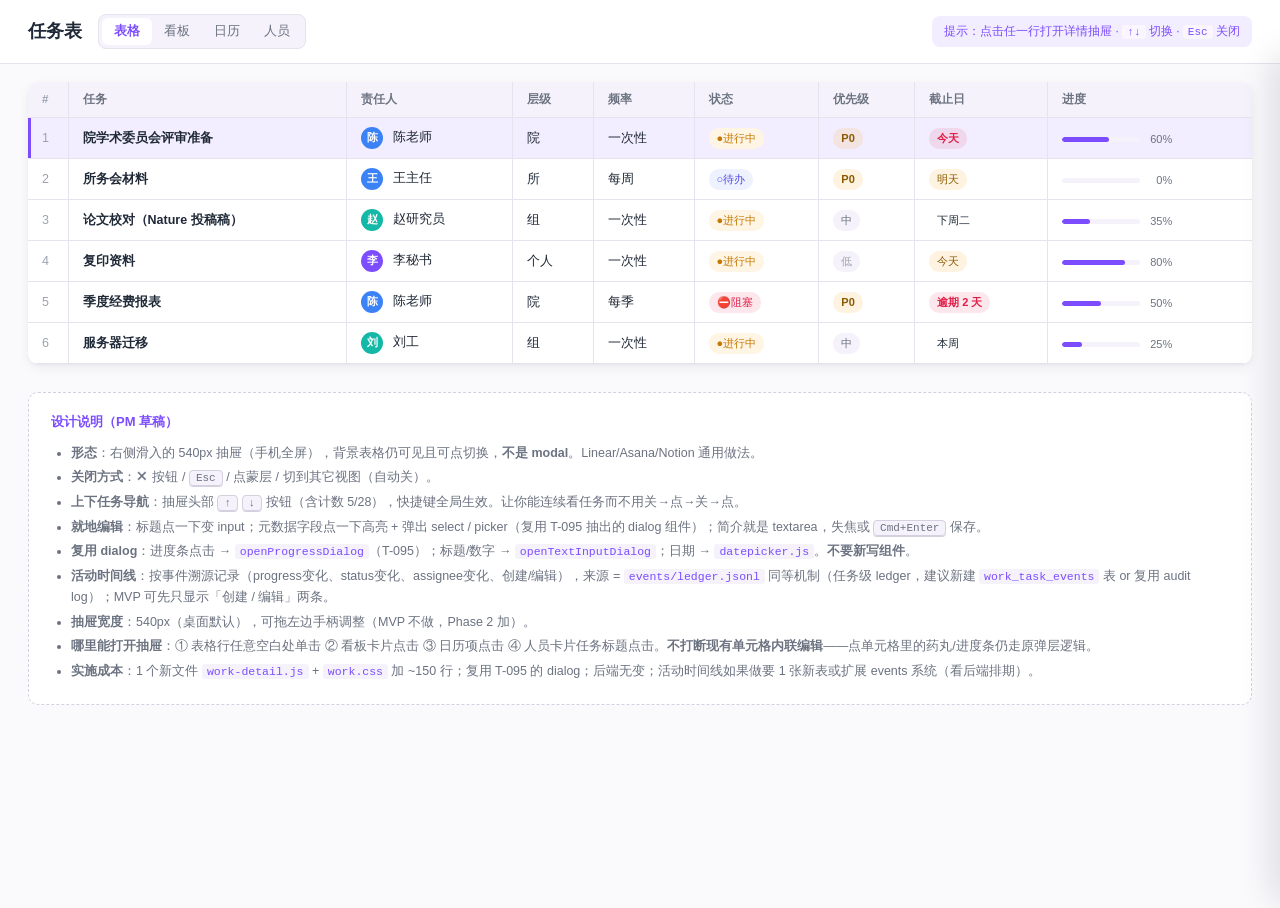
<file: frontend/work-detail-preview.html>
<!DOCTYPE html>
<html lang="zh-CN">
<head>
<meta charset="UTF-8">
<meta name="viewport" content="width=device-width, initial-scale=1.0">
<title>工作任务表 · 任务详情侧拉抽屉 设计稿</title>
<style>
  :root {
    --bg: #FAF9FC;
    --bg-card: #FFFFFF;
    --bg-elev: #F5F2FB;
    --bg-elev-2: #EFEAF7;
    --border: #E5E3EE;
    --border-strong: #D4D0E0;
    --text: #1F2937;
    --text-mute: #6B7280;
    --text-faint: #9CA3AF;
    --primary: #7C4DFF;
    --primary-soft: rgba(124, 77, 255, 0.10);
    --primary-strong: rgba(124, 77, 255, 0.18);
    --danger: #E11D48;
    --danger-soft: rgba(225, 29, 72, 0.10);
    --warn: #F59E0B;
    --warn-soft: rgba(245, 158, 11, 0.12);
    --ok: #10B981;
    --ok-soft: rgba(16, 185, 129, 0.10);
    --avatar-1: #7C4DFF;
    --avatar-2: #14B8A6;
    --avatar-3: #E0A23B;
    --avatar-4: #3B82F6;
    --shadow: 0 1px 2px rgba(15, 15, 30, 0.04), 0 4px 12px rgba(15, 15, 30, 0.06);
    --shadow-drawer: -8px 0 32px rgba(15, 15, 30, 0.12);
    --drawer-w: 540px;
  }
  * { box-sizing: border-box; margin: 0; padding: 0; }
  html, body { background: var(--bg); color: var(--text); font: 13px/1.5 -apple-system, BlinkMacSystemFont, "PingFang SC", "Microsoft YaHei", sans-serif; height: 100%; overflow: hidden; }

  /* ── 顶栏 ── */
  .topbar {
    padding: 14px 28px;
    display: flex; align-items: center; gap: 16px;
    border-bottom: 1px solid var(--border);
    background: var(--bg-card);
  }
  .topbar h1 { font-size: 18px; font-weight: 600; }
  .seg {
    display: inline-flex; background: var(--bg-elev); border-radius: 8px; padding: 3px;
    border: 1px solid var(--border);
  }
  .seg button {
    border: 0; background: transparent; padding: 5px 12px; font-size: 12.5px;
    color: var(--text-mute); border-radius: 6px; cursor: pointer;
  }
  .seg button.active { background: var(--bg-card); color: var(--primary); font-weight: 600; }
  .spacer { flex: 1; }
  .hint {
    background: var(--primary-soft);
    color: var(--primary);
    padding: 6px 12px;
    border-radius: 8px;
    font-size: 12px;
    font-weight: 500;
  }

  /* ── 主体：左表格 + 右抽屉 ── */
  .main {
    display: flex;
    height: calc(100vh - 56px);
    position: relative;
  }
  .table-pane {
    flex: 1;
    overflow: auto;
    padding: 18px 28px;
    transition: filter .25s;
  }
  .main.drawer-open .table-pane {
    /* 抽屉打开时背景表格淡化但不模糊（保持可点切换） */
  }

  /* ── 模拟表格 ── */
  table.wt {
    width: 100%;
    border-collapse: collapse;
    background: var(--bg-card);
    box-shadow: var(--shadow);
    border-radius: 10px;
    overflow: hidden;
  }
  .wt th, .wt td {
    padding: 9px 14px;
    text-align: left;
    font-size: 12.5px;
    border-bottom: 1px solid var(--border);
    border-right: 1px solid var(--border);
  }
  .wt th:last-child, .wt td:last-child { border-right: 0; }
  .wt th {
    background: var(--bg-elev);
    color: var(--text-mute);
    font-weight: 600;
    font-size: 11.5px;
    text-transform: none;
  }
  .wt tr { cursor: pointer; transition: background .12s; }
  .wt tr:hover { background: var(--bg-elev); }
  .wt tr.selected {
    background: var(--primary-soft);
  }
  .wt tr.selected td:first-child {
    box-shadow: inset 3px 0 0 var(--primary);
  }
  .wt .num { width: 40px; color: var(--text-faint); font-variant-numeric: tabular-nums; }
  .pill {
    padding: 2px 8px;
    border-radius: 10px;
    font-size: 11px;
    display: inline-block;
    font-weight: 500;
  }
  .pill.status-doing { background: #FFF5E5; color: #C77800; }
  .pill.status-todo  { background: #EEF2FF; color: #4F46E5; }
  .pill.status-done  { background: var(--ok-soft); color: #047857; }
  .pill.status-block { background: var(--danger-soft); color: var(--danger); }
  .pill.p-p0 { background: var(--warn-soft); color: #8B5A00; font-weight: 600; }
  .pill.p-mid { background: var(--bg-elev); color: var(--text-mute); }
  .pill.p-low { background: var(--bg-elev); color: var(--text-faint); }
  .pill.overdue { background: var(--danger-soft); color: var(--danger); font-weight: 600; }
  .pill.due-soon { background: var(--warn-soft); color: #8B5A00; }
  .avatar-mini {
    width: 22px; height: 22px; border-radius: 50%;
    display: inline-flex; align-items: center; justify-content: center;
    color: white; font-weight: 600; font-size: 10.5px;
    margin-right: 6px;
    vertical-align: middle;
  }
  .progress-mini {
    display: inline-flex; align-items: center; gap: 6px;
    width: 110px;
  }
  .progress-mini .bar {
    flex: 1; height: 5px; background: var(--bg-elev); border-radius: 3px;
    overflow: hidden;
  }
  .progress-mini .fill {
    height: 100%; background: var(--primary); border-radius: 3px;
  }
  .progress-mini .num {
    font-size: 11px; color: var(--text-mute); width: 26px; text-align: right;
    font-variant-numeric: tabular-nums;
  }

  /* ── 蒙层（轻量、可穿透点击关闭） ── */
  .scrim {
    position: fixed;
    inset: 56px 0 0 0;
    background: rgba(31, 41, 55, 0.18);
    opacity: 0;
    pointer-events: none;
    transition: opacity .2s;
    z-index: 5;
  }
  .main.drawer-open .scrim { opacity: 1; pointer-events: auto; }

  /* ── 侧拉抽屉 ── */
  .drawer {
    position: fixed;
    top: 56px; right: 0; bottom: 0;
    width: var(--drawer-w);
    background: var(--bg-card);
    box-shadow: var(--shadow-drawer);
    transform: translateX(100%);
    transition: transform .28s cubic-bezier(0.4, 0, 0.2, 1);
    display: flex; flex-direction: column;
    z-index: 10;
  }
  .main.drawer-open .drawer { transform: translateX(0); }

  /* 抽屉头部 */
  .d-head {
    padding: 14px 18px 0;
    border-bottom: 1px solid var(--border);
  }
  .d-head-top {
    display: flex; align-items: center; gap: 8px; margin-bottom: 10px;
  }
  .icon-btn {
    width: 28px; height: 28px;
    border: 0; background: transparent;
    border-radius: 6px;
    cursor: pointer;
    display: inline-flex; align-items: center; justify-content: center;
    color: var(--text-mute);
    font-size: 14px;
    transition: all .12s;
  }
  .icon-btn:hover { background: var(--bg-elev); color: var(--text); }
  .d-nav {
    display: flex; align-items: center; gap: 2px;
    margin-left: auto;
    background: var(--bg-elev);
    border-radius: 8px;
    padding: 2px;
  }
  .d-nav .pos {
    font-size: 11.5px; color: var(--text-mute);
    padding: 0 8px;
    font-variant-numeric: tabular-nums;
  }
  .d-title-row {
    display: flex; align-items: flex-start; gap: 10px;
    padding-bottom: 12px;
  }
  .d-title {
    flex: 1;
    font-size: 18px;
    font-weight: 600;
    line-height: 1.3;
    color: var(--text);
    border: 0;
    background: transparent;
    padding: 4px 8px;
    border-radius: 6px;
    margin: -4px -8px;
    width: calc(100% + 16px);
    cursor: text;
    resize: none;
    font-family: inherit;
    overflow: hidden;
  }
  .d-title:hover { background: var(--bg-elev); }
  .d-title:focus {
    outline: 0;
    background: var(--bg-elev);
    box-shadow: 0 0 0 2px var(--primary-soft);
  }
  .d-quickrow {
    display: flex; align-items: center; gap: 8px; flex-wrap: wrap;
    padding-bottom: 14px;
  }

  /* 抽屉主体 */
  .d-body {
    flex: 1; overflow: auto;
    padding: 14px 18px 24px;
  }
  .d-section {
    margin-bottom: 22px;
  }
  .d-label {
    font-size: 11px;
    color: var(--text-faint);
    letter-spacing: 0.05em;
    text-transform: uppercase;
    font-weight: 600;
    margin-bottom: 8px;
  }
  .d-grid {
    display: grid;
    grid-template-columns: 110px 1fr;
    row-gap: 4px;
    column-gap: 12px;
    align-items: center;
  }
  .d-grid .k {
    color: var(--text-mute);
    font-size: 12.5px;
    padding: 6px 0;
    display: flex; align-items: center; gap: 6px;
  }
  .d-grid .v {
    padding: 4px 0;
  }
  .d-field {
    display: inline-flex;
    align-items: center;
    gap: 8px;
    padding: 4px 8px;
    border-radius: 6px;
    cursor: pointer;
    transition: background .12s;
    min-height: 28px;
    border: 1px solid transparent;
    font-size: 12.5px;
  }
  .d-field:hover { background: var(--bg-elev); }
  .d-field.editing {
    background: var(--bg-card);
    border-color: var(--primary);
    box-shadow: 0 0 0 2px var(--primary-soft);
  }
  .d-field .caret { color: var(--text-faint); font-size: 10px; margin-left: auto; }
  .d-field input, .d-field select {
    border: 0; background: transparent; font: inherit; outline: 0;
    flex: 1; min-width: 0;
  }
  .d-progress {
    display: flex; align-items: center; gap: 10px;
    padding: 4px 8px;
    border-radius: 6px;
    cursor: pointer;
    min-width: 200px;
  }
  .d-progress:hover { background: var(--bg-elev); }
  .d-progress .bar {
    flex: 1; height: 6px; background: var(--bg-elev-2); border-radius: 3px;
    overflow: hidden;
  }
  .d-progress .fill {
    height: 100%; background: var(--primary); border-radius: 3px;
    transition: width .25s;
  }
  .d-progress .pct {
    font-size: 12.5px; color: var(--text); font-weight: 500;
    width: 36px; text-align: right;
    font-variant-numeric: tabular-nums;
  }

  /* 简介 */
  .d-desc {
    width: 100%;
    min-height: 90px;
    padding: 10px 12px;
    border: 1px solid var(--border);
    border-radius: 8px;
    font-family: inherit;
    font-size: 13px;
    line-height: 1.6;
    color: var(--text);
    background: var(--bg-card);
    resize: vertical;
    transition: border-color .15s;
  }
  .d-desc:hover { border-color: var(--border-strong); }
  .d-desc:focus {
    outline: 0;
    border-color: var(--primary);
    box-shadow: 0 0 0 3px var(--primary-soft);
  }
  .d-desc-empty {
    padding: 10px 12px;
    border: 1px dashed var(--border-strong);
    border-radius: 8px;
    color: var(--text-faint);
    cursor: text;
    font-size: 12.5px;
  }
  .d-desc-empty:hover { border-color: var(--primary); color: var(--primary); }

  /* 活动时间线 */
  .timeline {
    position: relative;
    padding-left: 18px;
  }
  .timeline::before {
    content: '';
    position: absolute;
    left: 5px; top: 8px; bottom: 8px;
    width: 1px;
    background: var(--border);
  }
  .timeline-item {
    position: relative;
    padding: 6px 0;
    font-size: 12px;
    color: var(--text-mute);
    line-height: 1.5;
  }
  .timeline-item::before {
    content: '';
    position: absolute;
    left: -16px; top: 11px;
    width: 7px; height: 7px;
    background: var(--primary);
    border-radius: 50%;
    border: 2px solid var(--bg-card);
    box-shadow: 0 0 0 1px var(--primary-soft);
  }
  .timeline-item .when {
    color: var(--text-faint);
    margin-left: 8px;
    font-size: 11.5px;
  }
  .timeline-item .who {
    color: var(--text);
    font-weight: 500;
  }

  /* 抽屉底部元信息 */
  .d-foot {
    padding: 10px 18px;
    border-top: 1px solid var(--border);
    background: var(--bg-elev);
    color: var(--text-faint);
    font-size: 11.5px;
    display: flex; gap: 12px;
    flex-wrap: wrap;
  }
  .d-foot .meta-item::before {
    content: '·';
    margin-right: 12px;
    color: var(--border-strong);
  }
  .d-foot .meta-item:first-child::before { content: ''; margin: 0; }

  /* ── 提示条 ── */
  .toast {
    position: fixed;
    bottom: 24px;
    left: calc(50% - var(--drawer-w) / 2);
    transform: translateX(-50%) translateY(20px);
    background: rgba(31, 41, 55, 0.94);
    color: white;
    padding: 9px 16px;
    border-radius: 8px;
    font-size: 12.5px;
    opacity: 0;
    transition: all .25s;
    pointer-events: none;
    z-index: 100;
    box-shadow: 0 8px 24px rgba(0,0,0,0.2);
  }
  .toast.show { opacity: 1; transform: translateX(-50%) translateY(0); }

  /* ── 设计说明 ── */
  .design-note {
    margin-top: 28px;
    padding: 18px 22px;
    background: var(--bg-card);
    border: 1px dashed var(--border-strong);
    border-radius: 10px;
    color: var(--text-mute);
    font-size: 12.5px;
    line-height: 1.65;
  }
  .design-note h3 { margin-bottom: 10px; color: var(--primary); font-size: 13px; }
  .design-note ul { margin-left: 20px; }
  .design-note li { margin: 4px 0; }
  .design-note code {
    background: var(--bg-elev); padding: 1px 5px; border-radius: 3px;
    font-family: ui-monospace, monospace; font-size: 11.5px; color: var(--primary);
  }
  .design-note kbd {
    background: var(--bg-elev); border: 1px solid var(--border-strong);
    padding: 1px 6px; border-radius: 4px;
    font-family: ui-monospace, monospace; font-size: 11px;
    box-shadow: 0 1px 0 var(--border-strong);
  }

</style>
</head>
<body>

<!-- 顶栏 -->
<div class="topbar">
  <h1>任务表</h1>
  <div class="seg">
    <button class="active">表格</button>
    <button>看板</button>
    <button>日历</button>
    <button>人员</button>
  </div>
  <div class="spacer"></div>
  <div class="hint">提示：点击任一行打开详情抽屉 · <kbd style="font-size:11px;padding:1px 5px;background:rgba(255,255,255,0.5);border-radius:3px">↑↓</kbd> 切换 · <kbd style="font-size:11px;padding:1px 5px;background:rgba(255,255,255,0.5);border-radius:3px">Esc</kbd> 关闭</div>
</div>

<!-- 主体 -->
<div class="main" id="main">
  <!-- 左侧：模拟表格 -->
  <div class="table-pane">
    <table class="wt" id="taskTable">
      <thead>
        <tr>
          <th class="num">#</th>
          <th>任务</th>
          <th>责任人</th>
          <th>层级</th>
          <th>频率</th>
          <th>状态</th>
          <th>优先级</th>
          <th>截止日</th>
          <th>进度</th>
        </tr>
      </thead>
      <tbody id="taskBody"></tbody>
    </table>

    <div class="design-note">
      <h3>设计说明（PM 草稿）</h3>
      <ul>
        <li><strong>形态</strong>：右侧滑入的 540px 抽屉（手机全屏），背景表格仍可见且可点切换，<strong>不是 modal</strong>。Linear/Asana/Notion 通用做法。</li>
        <li><strong>关闭方式</strong>：✕ 按钮 / <kbd>Esc</kbd> / 点蒙层 / 切到其它视图（自动关）。</li>
        <li><strong>上下任务导航</strong>：抽屉头部 <kbd>↑</kbd> <kbd>↓</kbd> 按钮（含计数 5/28），快捷键全局生效。让你能连续看任务而不用关→点→关→点。</li>
        <li><strong>就地编辑</strong>：标题点一下变 input；元数据字段点一下高亮 + 弹出 select / picker（复用 T-095 抽出的 dialog 组件）；简介就是 textarea，失焦或 <kbd>Cmd+Enter</kbd> 保存。</li>
        <li><strong>复用 dialog</strong>：进度条点击 → <code>openProgressDialog</code>（T-095）；标题/数字 → <code>openTextInputDialog</code>；日期 → <code>datepicker.js</code>。<strong>不要新写组件</strong>。</li>
        <li><strong>活动时间线</strong>：按事件溯源记录（progress变化、status变化、assignee变化、创建/编辑），来源 = <code>events/ledger.jsonl</code> 同等机制（任务级 ledger，建议新建 <code>work_task_events</code> 表 or 复用 audit log）；MVP 可先只显示「创建 / 编辑」两条。</li>
        <li><strong>抽屉宽度</strong>：540px（桌面默认），可拖左边手柄调整（MVP 不做，Phase 2 加）。</li>
        <li><strong>哪里能打开抽屉</strong>：① 表格行任意空白处单击 ② 看板卡片点击 ③ 日历项点击 ④ 人员卡片任务标题点击。<strong>不打断现有单元格内联编辑</strong>——点单元格里的药丸/进度条仍走原弹层逻辑。</li>
        <li><strong>实施成本</strong>：1 个新文件 <code>work-detail.js</code> + <code>work.css</code> 加 ~150 行；复用 T-095 的 dialog；后端无变；活动时间线如果做要 1 张新表或扩展 events 系统（看后端排期）。</li>
      </ul>
    </div>
  </div>
</div>

<!-- 蒙层 -->
<div class="scrim" id="scrim"></div>

<!-- 侧拉抽屉 -->
<aside class="drawer" id="drawer">
  <div class="d-head">
    <div class="d-head-top">
      <button class="icon-btn" id="btnClose" title="关闭 (Esc)">✕</button>
      <div class="d-nav">
        <button class="icon-btn" id="btnPrev" title="上一条 (↑)" style="width:22px;height:22px;font-size:12px">↑</button>
        <span class="pos"><span id="navPos">1</span> / <span id="navTotal">6</span></span>
        <button class="icon-btn" id="btnNext" title="下一条 (↓)" style="width:22px;height:22px;font-size:12px">↓</button>
      </div>
      <button class="icon-btn" title="复制链接">🔗</button>
      <button class="icon-btn" title="更多">⋯</button>
    </div>
    <div class="d-title-row">
      <textarea class="d-title" id="dTitle" rows="1" placeholder="任务标题"></textarea>
    </div>
    <div class="d-quickrow">
      <span class="pill" id="dStatus">●待办</span>
      <span class="pill" id="dPriority">中</span>
      <span class="pill" id="dDuePill" style="display:none"></span>
    </div>
  </div>

  <div class="d-body">

    <!-- 字段网格 -->
    <div class="d-section">
      <div class="d-grid">
        <div class="k">👤 责任人</div>
        <div class="v">
          <div class="d-field" data-field="assignee">
            <div class="avatar-mini" id="dAvatar"></div>
            <span id="dAssignee">陈老师</span>
            <span class="caret">▾</span>
          </div>
        </div>

        <div class="k">🏛 层级</div>
        <div class="v">
          <div class="d-field" data-field="level">
            <span id="dLevel">院</span>
            <span class="caret">▾</span>
          </div>
        </div>

        <div class="k">🔁 频率</div>
        <div class="v">
          <div class="d-field" data-field="freq">
            <span id="dFreq">一次性</span>
            <span class="caret">▾</span>
          </div>
        </div>

        <div class="k">⚡ 优先级</div>
        <div class="v">
          <div class="d-field" data-field="priority">
            <span id="dPriorityField">P0</span>
            <span class="caret">▾</span>
          </div>
        </div>

        <div class="k">📅 截止日</div>
        <div class="v">
          <div class="d-field" data-field="due">
            <span id="dDue">2026-05-26</span>
            <span class="caret">📅</span>
          </div>
        </div>

        <div class="k">📊 进度</div>
        <div class="v">
          <div class="d-progress" id="dProgress" title="点击改进度（弹 openProgressDialog）">
            <div class="bar"><div class="fill" id="dProgressFill" style="width:60%"></div></div>
            <span class="pct" id="dProgressPct">60%</span>
          </div>
        </div>
      </div>
    </div>

    <!-- 简介 -->
    <div class="d-section">
      <div class="d-label">简介</div>
      <textarea class="d-desc" id="dDesc" placeholder="点击添加简介……"></textarea>
    </div>

    <!-- 活动时间线 -->
    <div class="d-section">
      <div class="d-label">活动</div>
      <div class="timeline" id="dTimeline"></div>
    </div>

  </div>

  <!-- 抽屉底部元信息 -->
  <div class="d-foot">
    <span class="meta-item">创建 <span id="dCreated"></span></span>
    <span class="meta-item">修改 <span id="dUpdated"></span> by <span class="who" id="dUpdater"></span></span>
  </div>
</aside>

<div class="toast" id="toast"></div>

<script>
// ── 假数据 ──
const TASKS = [
  {
    id: 1, title: '院学术委员会评审准备',
    assignee: '陈老师', level: '院', freq: '一次性',
    status: 'doing', priority: 'P0',
    due: '2026-05-26', dueLabel: '今天', dueState: 'overdue',
    progress: 60,
    desc: '需要准备一年的工作总结、研究进展、论文清单、对外合作情况。陈老师主导起草，王主任审。会议定在本周五下午两点，材料周四晚上必须打印好分发。',
    created: '2026-05-20',
    updated: '2小时前', updater: '陈老师',
    timeline: [
      { txt: '进度 40 → 60', when: '2 小时前', who: '陈老师' },
      { txt: '简介更新', when: '昨天 16:30', who: '陈老师' },
      { txt: '状态 待办 → 进行中', when: '昨天 14:12', who: '陈老师' },
      { txt: '指派给 陈老师', when: '2026-05-21', who: '自己' },
      { txt: '创建', when: '2026-05-20', who: '自己' },
    ],
  },
  {
    id: 2, title: '所务会材料',
    assignee: '王主任', level: '所', freq: '每周',
    status: 'todo', priority: 'P0',
    due: '2026-05-27', dueLabel: '明天', dueState: 'due-soon',
    progress: 0,
    desc: '周二上午所务会用的汇报材料。包括本周新增项目、人事变动、经费动向。',
    created: '2026-05-25',
    updated: '昨天 09:00', updater: '王主任',
    timeline: [
      { txt: '指派给 王主任', when: '昨天 09:00', who: '自己' },
      { txt: '创建', when: '昨天 08:55', who: '自己' },
    ],
  },
  {
    id: 3, title: '论文校对（Nature 投稿稿）',
    assignee: '赵研究员', level: '组', freq: '一次性',
    status: 'doing', priority: 'mid',
    due: '2026-06-02', dueLabel: '下周二', dueState: '',
    progress: 35,
    desc: '通讯作者署名要确认；图 3 清晰度不够；参考文献按 Nature 格式重排；补充材料还差一节。',
    created: '2026-05-18',
    updated: '3 天前', updater: '赵研究员',
    timeline: [
      { txt: '进度 20 → 35', when: '3 天前', who: '赵研究员' },
      { txt: '状态 待办 → 进行中', when: '5 天前', who: '赵研究员' },
      { txt: '创建', when: '2026-05-18', who: '自己' },
    ],
  },
  {
    id: 4, title: '复印资料',
    assignee: '李秘书', level: '个人', freq: '一次性',
    status: 'doing', priority: 'low',
    due: '2026-05-26', dueLabel: '今天', dueState: 'due-soon',
    progress: 80,
    desc: '会议室用，30 份，彩印。',
    created: '今天 09:00',
    updated: '1 小时前', updater: '李秘书',
    timeline: [
      { txt: '进度 30 → 80', when: '1 小时前', who: '李秘书' },
      { txt: '创建', when: '今天 09:00', who: '自己' },
    ],
  },
  {
    id: 5, title: '季度经费报表',
    assignee: '陈老师', level: '院', freq: '每季',
    status: 'block', priority: 'P0',
    due: '2026-05-24', dueLabel: '逾期 2 天', dueState: 'overdue',
    progress: 50,
    desc: '财务卡了一张发票，需要补开收据。等院财务回应。',
    created: '2026-05-10',
    updated: '今天 10:30', updater: '陈老师',
    timeline: [
      { txt: '状态 进行中 → 阻塞', when: '今天 10:30', who: '陈老师' },
      { txt: '进度 30 → 50', when: '前天', who: '陈老师' },
      { txt: '创建', when: '2026-05-10', who: '自己' },
    ],
  },
  {
    id: 6, title: '服务器迁移',
    assignee: '刘工', level: '组', freq: '一次性',
    status: 'doing', priority: 'mid',
    due: '2026-05-30', dueLabel: '本周', dueState: '',
    progress: 25,
    desc: '从老机房迁到新机房。注意 DNS 切换前先 staging 验证，避免线上长时间不可用。',
    created: '2026-05-15',
    updated: '昨天', updater: '刘工',
    timeline: [
      { txt: '进度 10 → 25', when: '昨天', who: '刘工' },
      { txt: '指派给 刘工', when: '2026-05-15', who: '自己' },
      { txt: '创建', when: '2026-05-15', who: '自己' },
    ],
  },
];

const AVATAR_COLORS = ['var(--avatar-1)','var(--avatar-2)','var(--avatar-3)','var(--avatar-4)'];
function colorOf(name) {
  let h = 0;
  for (let i = 0; i < name.length; i++) h = (h * 31 + name.charCodeAt(i)) >>> 0;
  return AVATAR_COLORS[h % 4];
}

// ── 渲染表格 ──
const STATUS_LABEL = { doing: '●进行中', todo: '○待办', done: '✓已完成', block: '⛔阻塞' };
const PRIORITY_LABEL = { P0: 'P0', mid: '中', low: '低' };
function renderTable() {
  const tbody = document.getElementById('taskBody');
  tbody.innerHTML = TASKS.map((t, idx) => `
    <tr data-id="${t.id}">
      <td class="num">${idx + 1}</td>
      <td><strong>${t.title}</strong></td>
      <td>
        <span class="avatar-mini" style="background:${colorOf(t.assignee)}">${t.assignee.slice(0,1)}</span>
        ${t.assignee}
      </td>
      <td>${t.level}</td>
      <td>${t.freq}</td>
      <td><span class="pill status-${t.status}">${STATUS_LABEL[t.status]}</span></td>
      <td><span class="pill p-${t.priority === 'P0' ? 'p0' : t.priority === 'low' ? 'low' : 'mid'}">${PRIORITY_LABEL[t.priority]}</span></td>
      <td><span class="pill ${t.dueState}">${t.dueLabel}</span></td>
      <td>
        <div class="progress-mini">
          <div class="bar"><div class="fill" style="width:${t.progress}%"></div></div>
          <span class="num">${t.progress}%</span>
        </div>
      </td>
    </tr>
  `).join('');
  tbody.querySelectorAll('tr').forEach(tr => {
    tr.onclick = () => openDrawer(parseInt(tr.dataset.id));
  });
}

// ── 抽屉打开/关闭 ──
let currentId = null;
function openDrawer(id) {
  currentId = id;
  document.getElementById('main').classList.add('drawer-open');
  renderDrawer(id);
  updateSelected();
}
function closeDrawer() {
  currentId = null;
  document.getElementById('main').classList.remove('drawer-open');
  updateSelected();
}
function updateSelected() {
  document.querySelectorAll('#taskBody tr').forEach(tr => {
    tr.classList.toggle('selected', parseInt(tr.dataset.id) === currentId);
  });
}

// ── 渲染抽屉内容 ──
function renderDrawer(id) {
  const t = TASKS.find(x => x.id === id);
  if (!t) return;

  const idx = TASKS.findIndex(x => x.id === id);

  // 头部
  document.getElementById('dTitle').value = t.title;
  document.getElementById('dStatus').textContent = STATUS_LABEL[t.status];
  document.getElementById('dStatus').className = `pill status-${t.status}`;
  document.getElementById('dPriority').textContent = t.priority === 'P0' ? 'P0' : (t.priority === 'low' ? '低优' : '中优');
  document.getElementById('dPriority').className = `pill p-${t.priority === 'P0' ? 'p0' : t.priority === 'low' ? 'low' : 'mid'}`;
  const duePill = document.getElementById('dDuePill');
  if (t.dueState) {
    duePill.style.display = 'inline-block';
    duePill.textContent = (t.dueState === 'overdue' ? '⏰ ' : '📅 ') + t.dueLabel;
    duePill.className = `pill ${t.dueState}`;
  } else {
    duePill.style.display = 'none';
  }

  // 字段
  const ava = document.getElementById('dAvatar');
  ava.textContent = t.assignee.slice(0, 1);
  ava.style.background = colorOf(t.assignee);
  document.getElementById('dAssignee').textContent = t.assignee;
  document.getElementById('dLevel').textContent = t.level;
  document.getElementById('dFreq').textContent = t.freq;
  document.getElementById('dPriorityField').textContent = t.priority === 'P0' ? 'P0 高优' : (t.priority === 'low' ? '低优' : '中优');
  document.getElementById('dDue').textContent = t.due;
  document.getElementById('dProgressFill').style.width = t.progress + '%';
  document.getElementById('dProgressPct').textContent = t.progress + '%';

  // 简介
  document.getElementById('dDesc').value = t.desc || '';

  // 时间线
  document.getElementById('dTimeline').innerHTML = t.timeline.map(e => `
    <div class="timeline-item">
      ${e.txt}
      <span class="who">${e.who ? '· ' + e.who : ''}</span>
      <span class="when">${e.when}</span>
    </div>
  `).join('');

  // 元信息
  document.getElementById('dCreated').textContent = t.created;
  document.getElementById('dUpdated').textContent = t.updated;
  document.getElementById('dUpdater').textContent = t.updater;

  // 导航
  document.getElementById('navPos').textContent = idx + 1;
  document.getElementById('navTotal').textContent = TASKS.length;
}

// ── 上下导航 ──
function navigate(delta) {
  if (currentId === null) return;
  const idx = TASKS.findIndex(x => x.id === currentId);
  const next = (idx + delta + TASKS.length) % TASKS.length;
  openDrawer(TASKS[next].id);
}

document.getElementById('btnClose').onclick = closeDrawer;
document.getElementById('btnPrev').onclick = () => navigate(-1);
document.getElementById('btnNext').onclick = () => navigate(1);
document.getElementById('scrim').onclick = closeDrawer;

// ── 键盘快捷键 ──
document.addEventListener('keydown', e => {
  if (currentId === null) return;
  // 编辑中不响应方向键
  if (document.activeElement && ['INPUT','TEXTAREA','SELECT'].includes(document.activeElement.tagName)) {
    if (e.key === 'Escape') {
      document.activeElement.blur();
      e.preventDefault();
    }
    return;
  }
  if (e.key === 'Escape') { closeDrawer(); e.preventDefault(); }
  if (e.key === 'ArrowUp') { navigate(-1); e.preventDefault(); }
  if (e.key === 'ArrowDown') { navigate(1); e.preventDefault(); }
});

// ── 标题自适应高度 + 保存模拟 ──
const dTitle = document.getElementById('dTitle');
function autoResize() {
  dTitle.style.height = 'auto';
  dTitle.style.height = dTitle.scrollHeight + 'px';
}
dTitle.addEventListener('input', autoResize);
dTitle.addEventListener('blur', () => {
  if (currentId !== null) {
    const t = TASKS.find(x => x.id === currentId);
    if (t && t.title !== dTitle.value) {
      t.title = dTitle.value;
      renderTable();
      updateSelected();
      toast('✓ 标题已更新');
    }
  }
});
dTitle.addEventListener('keydown', e => {
  if (e.key === 'Enter' && !e.shiftKey) {
    e.preventDefault();
    dTitle.blur();
  }
});

// ── 字段点击模拟（真实接 openProgressDialog / openTextInputDialog 等） ──
document.querySelectorAll('.d-field').forEach(f => {
  f.onclick = () => {
    const field = f.dataset.field;
    const map = {
      assignee: '弹候选：陈老师 / 王主任 / 赵研究员 / 李秘书 / 刘工 / 未指派',
      level: '弹候选：院 / 所 / 组 / 个人',
      freq: '弹候选：一次性 / 每周 / 每月 / 每季',
      priority: '弹候选：P0 / 中 / 低',
      due: '弹日期选择器（复用 datepicker.js）',
    };
    toast('编辑 「' + field + '」 → ' + (map[field] || ''));
  };
});

document.getElementById('dProgress').onclick = () => {
  toast('打开 openProgressDialog（T-095 共享组件）');
};

document.getElementById('dDesc').addEventListener('blur', () => {
  if (currentId !== null) {
    const t = TASKS.find(x => x.id === currentId);
    if (t && t.desc !== document.getElementById('dDesc').value) {
      t.desc = document.getElementById('dDesc').value;
      toast('✓ 简介已保存');
    }
  }
});

// ── 提示 ──
function toast(msg) {
  const t = document.getElementById('toast');
  t.textContent = msg;
  t.classList.add('show');
  clearTimeout(toast._timer);
  toast._timer = setTimeout(() => t.classList.remove('show'), 1800);
}

// ── 启动：默认打开第 1 条让 Boris 一进来就看到效果 ──
renderTable();
setTimeout(() => {
  openDrawer(1);
  autoResize();
}, 200);
</script>

</body>
</html>
</file>
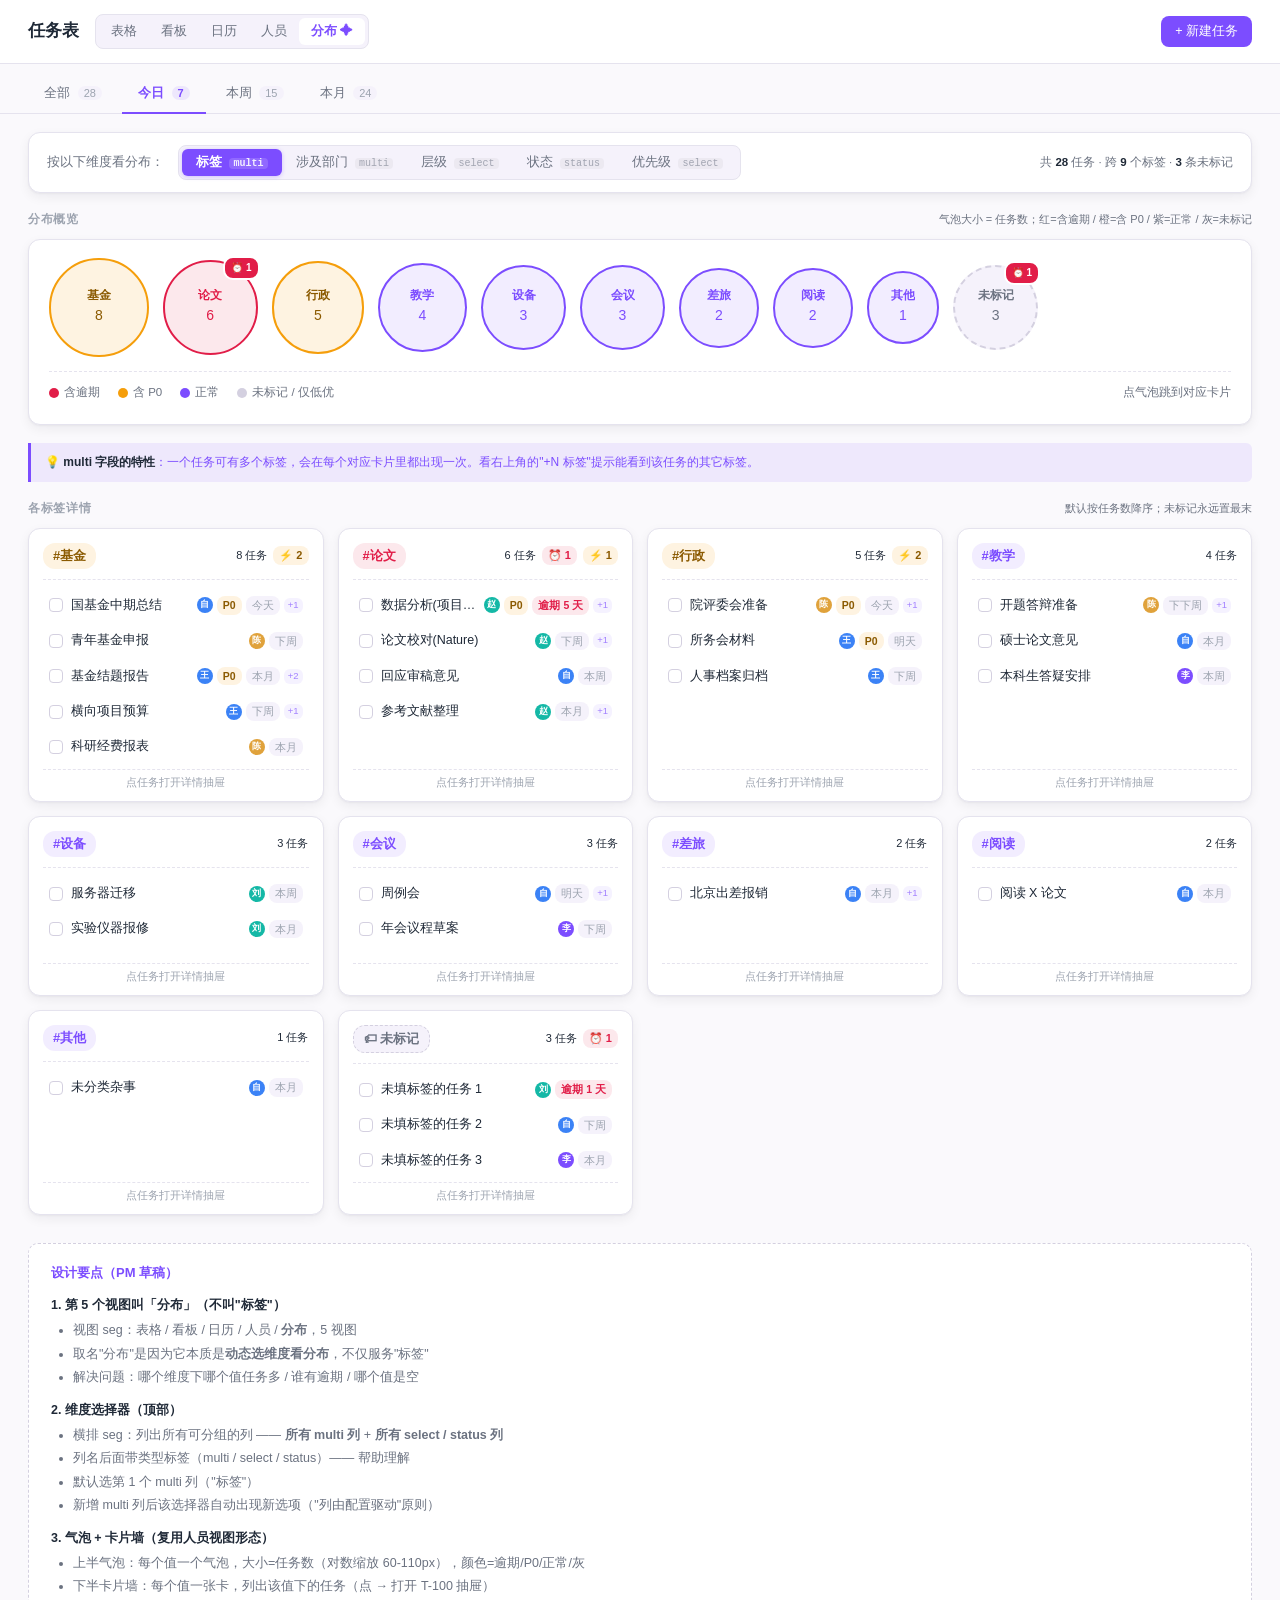
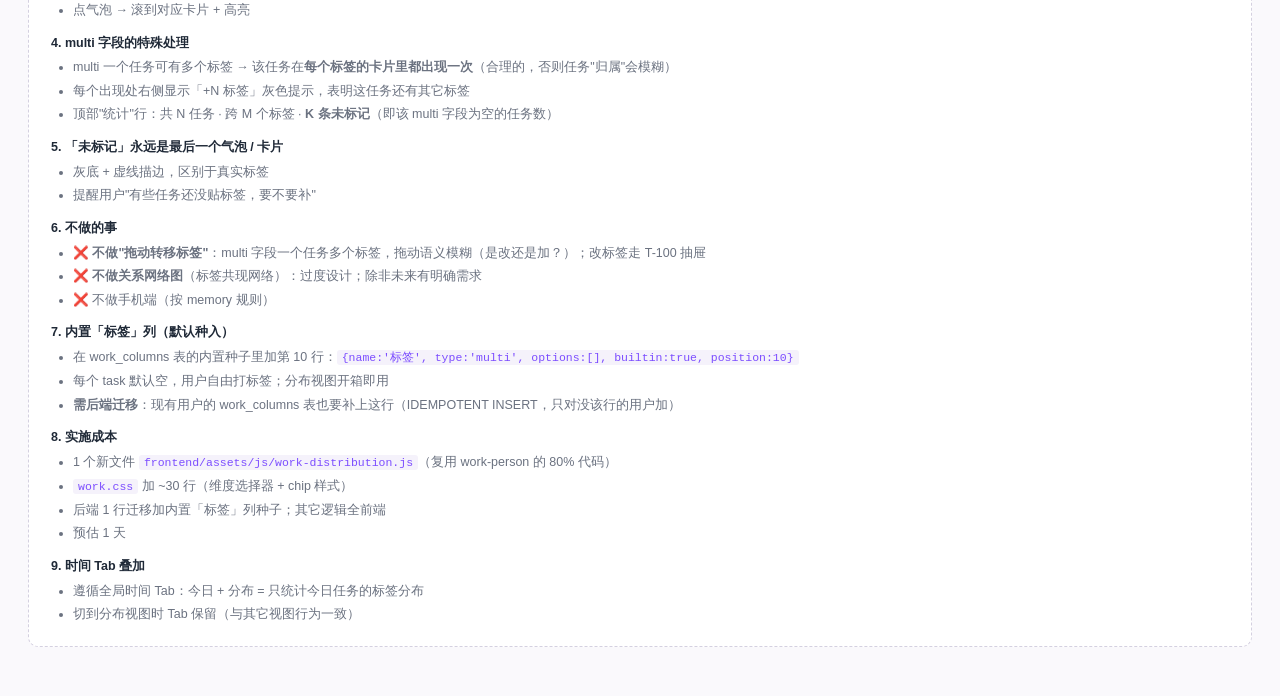
<file: frontend/work-distribution-preview.html>
<!DOCTYPE html>
<html lang="zh-CN">
<head>
<meta charset="UTF-8">
<meta name="viewport" content="width=device-width, initial-scale=1.0">
<title>工作任务表 · 分布视图 设计稿</title>
<style>
  :root {
    --bg: #FAF9FC;
    --bg-card: #FFFFFF;
    --bg-elev: #F5F2FB;
    --bg-elev-2: #EFEAF7;
    --border: #E5E3EE;
    --border-strong: #D4D0E0;
    --text: #1F2937;
    --text-mute: #6B7280;
    --text-faint: #9CA3AF;
    --primary: #7C4DFF;
    --primary-soft: rgba(124, 77, 255, 0.10);
    --primary-strong: rgba(124, 77, 255, 0.18);
    --danger: #E11D48;
    --danger-soft: rgba(225, 29, 72, 0.10);
    --warn: #F59E0B;
    --warn-soft: rgba(245, 158, 11, 0.12);
    --ok: #10B981;
    --shadow: 0 1px 2px rgba(15, 15, 30, 0.04), 0 4px 12px rgba(15, 15, 30, 0.06);
    --ease-spring: cubic-bezier(0.68, -0.4, 0.265, 1.35);
  }
  * { box-sizing: border-box; margin: 0; padding: 0; }
  html, body {
    background: var(--bg); color: var(--text);
    font: 13px/1.55 -apple-system, BlinkMacSystemFont, "PingFang SC", "Microsoft YaHei", sans-serif;
  }

  /* 顶栏 */
  .topbar {
    padding: 14px 28px;
    display: flex; align-items: center; gap: 16px;
    border-bottom: 1px solid var(--border);
    background: var(--bg-card);
  }
  .topbar h1 { font-size: 17px; font-weight: 600; }
  .seg {
    display: inline-flex; background: var(--bg-elev); border-radius: 8px; padding: 3px;
    border: 1px solid var(--border);
  }
  .seg button {
    border: 0; background: transparent; padding: 5px 12px; font-size: 12.5px;
    color: var(--text-mute); border-radius: 6px; cursor: pointer;
  }
  .seg button.active { background: var(--bg-card); color: var(--primary); font-weight: 600; }
  .topbar .spacer { flex: 1; }

  /* 时间 Tab */
  .time-tabs {
    padding: 12px 28px 0;
    display: flex; gap: 4px;
    border-bottom: 1px solid var(--border);
  }
  .time-tab {
    border: 0; background: transparent;
    padding: 8px 16px 10px;
    font-size: 13px; color: var(--text-mute); cursor: pointer;
    border-bottom: 2px solid transparent; margin-bottom: -1px;
  }
  .time-tab.active {
    color: var(--primary); font-weight: 600;
    border-bottom-color: var(--primary);
  }
  .time-tab .count {
    font-size: 11px; color: var(--text-faint);
    background: var(--bg-elev);
    padding: 1px 6px; border-radius: 10px;
    margin-left: 4px;
  }
  .time-tab.active .count { background: var(--primary-soft); color: var(--primary); }

  .container { padding: 18px 28px 50px; max-width: 1400px; margin: 0 auto; }

  /* 维度选择器（这视图独有） */
  .dim-bar {
    background: var(--bg-card);
    border: 1px solid var(--border);
    border-radius: 12px;
    padding: 12px 18px;
    box-shadow: var(--shadow);
    margin-bottom: 18px;
    display: flex; align-items: center; gap: 14px;
  }
  .dim-bar .lbl {
    font-size: 12.5px; color: var(--text-mute);
  }
  .dim-bar .dim-seg {
    display: inline-flex; background: var(--bg-elev); border-radius: 8px; padding: 3px;
    border: 1px solid var(--border);
  }
  .dim-bar .dim-seg button {
    border: 0; background: transparent; padding: 5px 14px; font-size: 12.5px;
    color: var(--text-mute); border-radius: 6px; cursor: pointer;
    transition: all .15s;
  }
  .dim-bar .dim-seg button.active {
    background: var(--primary); color: white; font-weight: 600;
    box-shadow: 0 1px 4px rgba(124, 77, 255, 0.3);
  }
  .dim-bar .dim-seg button .typ {
    font-size: 10px; opacity: 0.6; margin-left: 4px;
    background: rgba(0,0,0,0.06); padding: 0 4px; border-radius: 4px;
    font-family: ui-monospace, monospace;
  }
  .dim-bar .dim-seg button.active .typ { background: rgba(255,255,255,0.18); opacity: 0.9; }
  .dim-bar .spacer { flex: 1; }
  .dim-bar .stats {
    font-size: 11.5px; color: var(--text-mute);
  }
  .dim-bar .stats strong { color: var(--text); }

  .section-label {
    margin: 18px 0 10px;
    font-size: 11.5px; color: var(--text-faint);
    letter-spacing: 0.06em; text-transform: uppercase; font-weight: 600;
  }
  .section-label:first-child { margin-top: 0; }
  .section-label .right {
    float: right;
    text-transform: none; letter-spacing: 0;
    font-weight: 400; color: var(--text-mute); font-size: 11px;
  }

  /* 气泡总览 */
  .bubble-wrap {
    background: var(--bg-card);
    border: 1px solid var(--border);
    border-radius: 12px;
    padding: 18px 20px 22px;
    box-shadow: var(--shadow);
  }
  .bubble-row {
    display: flex; flex-wrap: wrap; gap: 14px;
    align-items: center;
  }
  .bubble {
    position: relative;
    border-radius: 50%;
    display: flex; flex-direction: column; align-items: center; justify-content: center;
    cursor: pointer;
    transition: transform .18s, box-shadow .18s;
    font-weight: 600;
    text-align: center;
    user-select: none;
    border: 2px solid transparent;
    padding: 4px;
  }
  .bubble:hover {
    transform: translateY(-2px) scale(1.04);
    box-shadow: 0 8px 24px rgba(15, 15, 30, 0.12);
  }
  .bubble .b-name {
    font-size: 12px; line-height: 1.15;
    max-width: 90%; overflow: hidden; text-overflow: ellipsis;
  }
  .bubble .b-count {
    font-size: 14px; margin-top: 2px; font-weight: 500;
  }
  .bubble.has-overdue {
    background: var(--danger-soft);
    border-color: var(--danger);
    color: var(--danger);
  }
  .bubble.has-p0 {
    background: var(--warn-soft);
    border-color: var(--warn);
    color: #8B5A00;
  }
  .bubble.normal {
    background: var(--primary-soft);
    border-color: var(--primary);
    color: var(--primary);
  }
  .bubble.empty {
    background: var(--bg-elev);
    border-color: var(--border-strong);
    color: var(--text-mute);
    border-style: dashed;
  }
  .bubble .b-badge {
    position: absolute; top: -6px; right: -4px;
    background: var(--danger); color: white;
    font-size: 10px; padding: 2px 6px; border-radius: 10px;
    font-weight: 600;
    border: 2px solid var(--bg-card);
  }
  .bubble-legend {
    display: flex; gap: 18px; margin-top: 14px;
    padding-top: 12px; border-top: 1px dashed var(--border);
    font-size: 11.5px; color: var(--text-mute);
  }
  .bubble-legend .dot {
    display: inline-block; width: 10px; height: 10px; border-radius: 50%;
    margin-right: 5px; vertical-align: middle;
  }

  /* 卡片墙 */
  .card-grid {
    display: grid;
    grid-template-columns: repeat(auto-fill, minmax(260px, 1fr));
    gap: 14px;
  }
  .tag-card {
    background: var(--bg-card);
    border: 1px solid var(--border);
    border-radius: 12px;
    padding: 14px 14px 6px;
    box-shadow: var(--shadow);
    transition: border-color .2s, box-shadow .2s;
    min-height: 180px;
    display: flex; flex-direction: column;
  }
  .tag-card.highlight {
    border-color: var(--primary);
    box-shadow: 0 0 0 3px var(--primary-soft), var(--shadow);
  }
  .tag-head {
    display: flex; align-items: center; gap: 10px;
    margin-bottom: 10px;
    padding-bottom: 10px;
    border-bottom: 1px dashed var(--border);
  }
  .tag-chip {
    display: inline-flex; align-items: center;
    background: var(--primary-soft); color: var(--primary);
    padding: 3px 10px; border-radius: 12px;
    font-weight: 600; font-size: 13px;
  }
  .tag-chip.danger { background: var(--danger-soft); color: var(--danger); }
  .tag-chip.warn { background: var(--warn-soft); color: #8B5A00; }
  .tag-chip.empty { background: var(--bg-elev); color: var(--text-mute); border: 1px dashed var(--border-strong); }
  .tag-stats {
    font-size: 11px; color: var(--text-mute);
    display: flex; gap: 6px; align-items: center;
    margin-left: auto;
  }
  .tag-stats .total { color: var(--text); font-weight: 500; }
  .tag-stats .overdue {
    color: var(--danger); background: var(--danger-soft);
    padding: 1px 6px; border-radius: 8px; font-weight: 600;
  }
  .tag-stats .p0 {
    color: #8B5A00; background: var(--warn-soft);
    padding: 1px 6px; border-radius: 8px; font-weight: 600;
  }

  .task-list {
    flex: 1;
    display: flex; flex-direction: column; gap: 4px;
  }
  .task-item {
    display: flex; align-items: center; gap: 8px;
    padding: 6px 6px;
    border-radius: 6px;
    cursor: pointer;
    transition: background .12s;
  }
  .task-item:hover { background: var(--bg-elev); }
  .task-item.done .task-title { text-decoration: line-through; color: var(--text-faint); }
  .task-checkbox {
    width: 14px; height: 14px;
    border: 1.5px solid var(--border-strong); border-radius: 4px;
    flex-shrink: 0; background: white;
  }
  .task-title {
    flex: 1; font-size: 12.5px; color: var(--text);
    overflow: hidden; text-overflow: ellipsis; white-space: nowrap;
  }
  .task-meta {
    font-size: 10.5px; color: var(--text-faint);
    flex-shrink: 0;
    display: flex; gap: 4px; align-items: center;
  }
  .task-meta .pill {
    padding: 1px 6px; border-radius: 8px;
    background: var(--bg-elev);
  }
  .task-meta .pill.overdue {
    background: var(--danger-soft); color: var(--danger); font-weight: 600;
  }
  .task-meta .pill.p0 {
    background: var(--warn-soft); color: #8B5A00; font-weight: 600;
  }
  .task-meta .av-mini {
    width: 16px; height: 16px; border-radius: 50%;
    display: inline-flex; align-items: center; justify-content: center;
    color: white; font-weight: 600; font-size: 9px;
  }
  .task-meta .extra-tags {
    color: var(--primary); font-size: 9.5px; opacity: 0.7;
    background: var(--primary-soft); padding: 0 4px; border-radius: 6px;
  }

  .card-foot {
    display: flex; justify-content: center;
    padding: 4px; margin-top: 6px;
    border-top: 1px dashed var(--border);
    color: var(--text-faint); font-size: 11px;
  }

  .multi-note {
    background: var(--primary-soft);
    border-left: 3px solid var(--primary);
    padding: 10px 14px;
    margin: 18px 0;
    border-radius: 0 6px 6px 0;
    font-size: 12px;
    color: var(--primary);
  }
  .multi-note strong { color: var(--text); }

  /* 提示 */
  .toast {
    position: fixed; bottom: 24px; left: 50%;
    transform: translateX(-50%) translateY(20px);
    background: rgba(31, 41, 55, 0.94); color: white;
    padding: 9px 16px; border-radius: 8px;
    font-size: 12.5px; opacity: 0;
    transition: all .25s; pointer-events: none;
    z-index: 100;
  }
  .toast.show { opacity: 1; transform: translateX(-50%) translateY(0); }

  /* 设计说明 */
  .design-note {
    margin-top: 28px;
    padding: 18px 22px;
    background: var(--bg-card);
    border: 1px dashed var(--border-strong);
    border-radius: 10px;
    color: var(--text-mute);
    font-size: 12.5px;
    line-height: 1.65;
  }
  .design-note h3 { margin-bottom: 10px; color: var(--primary); font-size: 13px; }
  .design-note h4 { margin: 12px 0 4px; color: var(--text); font-size: 12.5px; font-weight: 600; }
  .design-note ul { margin-left: 22px; }
  .design-note li { margin: 3px 0; }
  .design-note code {
    background: var(--bg-elev); padding: 1px 5px; border-radius: 3px;
    font-family: ui-monospace, monospace; font-size: 11.5px; color: var(--primary);
  }
</style>
</head>
<body>

<div class="topbar">
  <h1>任务表</h1>
  <div class="seg">
    <button>表格</button>
    <button>看板</button>
    <button>日历</button>
    <button>人员</button>
    <button class="active">分布 ✦</button>
  </div>
  <div class="spacer"></div>
  <button style="padding:7px 14px;border:0;background:var(--primary);color:white;border-radius:8px;font-size:12.5px;cursor:pointer;font-weight:500">+ 新建任务</button>
</div>

<!-- 时间 Tab(全局共用) -->
<div class="time-tabs">
  <button class="time-tab">全部 <span class="count">28</span></button>
  <button class="time-tab active">今日 <span class="count">7</span></button>
  <button class="time-tab">本周 <span class="count">15</span></button>
  <button class="time-tab">本月 <span class="count">24</span></button>
</div>

<div class="container">

  <!-- 维度选择器 -->
  <div class="dim-bar">
    <span class="lbl">按以下维度看分布：</span>
    <div class="dim-seg" id="dimSeg">
      <button class="active" data-dim="tag">标签 <span class="typ">multi</span></button>
      <button data-dim="dept">涉及部门 <span class="typ">multi</span></button>
      <button data-dim="level">层级 <span class="typ">select</span></button>
      <button data-dim="status">状态 <span class="typ">status</span></button>
      <button data-dim="priority">优先级 <span class="typ">select</span></button>
    </div>
    <span class="spacer"></span>
    <span class="stats">共 <strong>28</strong> 任务 · 跨 <strong>9</strong> 个标签 · <strong>3</strong> 条未标记</span>
  </div>

  <!-- 气泡总览 -->
  <div class="section-label">
    分布概览
    <span class="right">气泡大小 = 任务数；红=含逾期 / 橙=含 P0 / 紫=正常 / 灰=未标记</span>
  </div>
  <div class="bubble-wrap">
    <div class="bubble-row" id="bubbleRow"></div>
    <div class="bubble-legend">
      <span><span class="dot" style="background:var(--danger)"></span>含逾期</span>
      <span><span class="dot" style="background:var(--warn)"></span>含 P0</span>
      <span><span class="dot" style="background:var(--primary)"></span>正常</span>
      <span><span class="dot" style="background:var(--border-strong)"></span>未标记 / 仅低优</span>
      <span style="margin-left:auto;">点气泡跳到对应卡片</span>
    </div>
  </div>

  <!-- 多选注释 -->
  <div class="multi-note">
    💡 <strong>multi 字段的特性</strong>：一个任务可有多个标签，会在每个对应卡片里都出现一次。看右上角的"+N 标签"提示能看到该任务的其它标签。
  </div>

  <!-- 卡片墙 -->
  <div class="section-label">
    各标签详情
    <span class="right">默认按任务数降序；未标记永远置最末</span>
  </div>
  <div class="card-grid" id="cardGrid"></div>

  <!-- 设计说明 -->
  <div class="design-note">
    <h3>设计要点（PM 草稿）</h3>

    <h4>1. 第 5 个视图叫「分布」（不叫"标签"）</h4>
    <ul>
      <li>视图 seg：表格 / 看板 / 日历 / 人员 / <strong>分布</strong>，5 视图</li>
      <li>取名"分布"是因为它本质是<strong>动态选维度看分布</strong>，不仅服务"标签"</li>
      <li>解决问题：哪个维度下哪个值任务多 / 谁有逾期 / 哪个值是空</li>
    </ul>

    <h4>2. 维度选择器（顶部）</h4>
    <ul>
      <li>横排 seg：列出所有可分组的列 —— <strong>所有 multi 列</strong> + <strong>所有 select / status 列</strong></li>
      <li>列名后面带类型标签（multi / select / status）—— 帮助理解</li>
      <li>默认选第 1 个 multi 列（"标签"）</li>
      <li>新增 multi 列后该选择器自动出现新选项（"列由配置驱动"原则）</li>
    </ul>

    <h4>3. 气泡 + 卡片墙（复用人员视图形态）</h4>
    <ul>
      <li>上半气泡：每个值一个气泡，大小=任务数（对数缩放 60-110px），颜色=逾期/P0/正常/灰</li>
      <li>下半卡片墙：每个值一张卡，列出该值下的任务（点 → 打开 T-100 抽屉）</li>
      <li>点气泡 → 滚到对应卡片 + 高亮</li>
    </ul>

    <h4>4. multi 字段的特殊处理</h4>
    <ul>
      <li>multi 一个任务可有多个标签 → 该任务在<strong>每个标签的卡片里都出现一次</strong>（合理的，否则任务"归属"会模糊）</li>
      <li>每个出现处右侧显示「+N 标签」灰色提示，表明这任务还有其它标签</li>
      <li>顶部"统计"行：共 N 任务 · 跨 M 个标签 · <strong>K 条未标记</strong>（即该 multi 字段为空的任务数）</li>
    </ul>

    <h4>5. 「未标记」永远是最后一个气泡 / 卡片</h4>
    <ul>
      <li>灰底 + 虚线描边，区别于真实标签</li>
      <li>提醒用户"有些任务还没贴标签，要不要补"</li>
    </ul>

    <h4>6. 不做的事</h4>
    <ul>
      <li>❌ <strong>不做"拖动转移标签"</strong>：multi 字段一个任务多个标签，拖动语义模糊（是改还是加？）；改标签走 T-100 抽屉</li>
      <li>❌ <strong>不做关系网络图</strong>（标签共现网络）：过度设计；除非未来有明确需求</li>
      <li>❌ 不做手机端（按 memory 规则）</li>
    </ul>

    <h4>7. 内置「标签」列（默认种入）</h4>
    <ul>
      <li>在 work_columns 表的内置种子里加第 10 行：<code>{name:'标签', type:'multi', options:[], builtin:true, position:10}</code></li>
      <li>每个 task 默认空，用户自由打标签；分布视图开箱即用</li>
      <li><strong>需后端迁移</strong>：现有用户的 work_columns 表也要补上这行（IDEMPOTENT INSERT，只对没该行的用户加）</li>
    </ul>

    <h4>8. 实施成本</h4>
    <ul>
      <li>1 个新文件 <code>frontend/assets/js/work-distribution.js</code>（复用 work-person 的 80% 代码）</li>
      <li><code>work.css</code> 加 ~30 行（维度选择器 + chip 样式）</li>
      <li>后端 1 行迁移加内置「标签」列种子；其它逻辑全前端</li>
      <li>预估 1 天</li>
    </ul>

    <h4>9. 时间 Tab 叠加</h4>
    <ul>
      <li>遵循全局时间 Tab：今日 + 分布 = 只统计今日任务的标签分布</li>
      <li>切到分布视图时 Tab 保留（与其它视图行为一致）</li>
    </ul>
  </div>
</div>

<div class="toast" id="toast"></div>

<script>
// ── 假数据（按"标签"维度） ──
const TAGS = [
  { name: '基金',   count: 8, hasOverdue: false, hasP0: true,  tasks: [
    { id:1, title:'国基金中期总结', assignee:'自己', priority:'P0', due:'今天', overdue:false, extra:1 },
    { id:2, title:'青年基金申报',   assignee:'陈大民', priority:'mid', due:'下周', overdue:false, extra:0 },
    { id:3, title:'基金结题报告',   assignee:'王主任', priority:'P0', due:'本月',  overdue:false, extra:2 },
    { id:4, title:'横向项目预算',   assignee:'王主任', priority:'mid', due:'下周', overdue:false, extra:1 },
    { id:5, title:'科研经费报表',   assignee:'陈大民', priority:'mid', due:'本月',  overdue:false, extra:0 },
  ]},
  { name: '论文', count: 6, hasOverdue: true, hasP0: false, tasks: [
    { id:6, title:'数据分析(项目甲)', assignee:'赵研究员', priority:'P0', due:'逾期 5 天', overdue:true, extra:1 },
    { id:7, title:'论文校对(Nature)', assignee:'赵研究员', priority:'mid', due:'下周', overdue:false, extra:1 },
    { id:8, title:'回应审稿意见',     assignee:'自己', priority:'mid', due:'本周', overdue:false, extra:0 },
    { id:9, title:'参考文献整理',     assignee:'赵研究员', priority:'low', due:'本月', overdue:false, extra:1 },
  ]},
  { name: '行政', count: 5, hasOverdue: false, hasP0: true, tasks: [
    { id:10, title:'院评委会准备',  assignee:'陈大民', priority:'P0',  due:'今天',  overdue:false, extra:1 },
    { id:11, title:'所务会材料',    assignee:'王主任', priority:'P0',  due:'明天',  overdue:false, extra:0 },
    { id:12, title:'人事档案归档',  assignee:'王主任', priority:'low', due:'下周',  overdue:false, extra:0 },
  ]},
  { name: '教学', count: 4, hasOverdue: false, hasP0: false, tasks: [
    { id:13, title:'开题答辩准备',    assignee:'陈大民', priority:'mid', due:'下下周', overdue:false, extra:1 },
    { id:14, title:'硕士论文意见',    assignee:'自己',   priority:'mid', due:'本月',   overdue:false, extra:0 },
    { id:15, title:'本科生答疑安排',  assignee:'李秘书', priority:'low', due:'本周',   overdue:false, extra:0 },
  ]},
  { name: '设备', count: 3, hasOverdue: false, hasP0: false, tasks: [
    { id:16, title:'服务器迁移',  assignee:'刘工', priority:'mid', due:'本周', overdue:false, extra:0 },
    { id:17, title:'实验仪器报修', assignee:'刘工', priority:'low', due:'本月', overdue:false, extra:0 },
  ]},
  { name: '会议', count: 3, hasOverdue: false, hasP0: false, tasks: [
    { id:18, title:'周例会',  assignee:'自己', priority:'mid', due:'明天', overdue:false, extra:1 },
    { id:19, title:'年会议程草案', assignee:'李秘书', priority:'low', due:'下周', overdue:false, extra:0 },
  ]},
  { name: '差旅', count: 2, hasOverdue: false, hasP0: false, tasks: [
    { id:20, title:'北京出差报销', assignee:'自己', priority:'low', due:'本月', overdue:false, extra:1 },
  ]},
  { name: '阅读', count: 2, hasOverdue: false, hasP0: false, tasks: [
    { id:21, title:'阅读 X 论文', assignee:'自己', priority:'low', due:'本月', overdue:false, extra:0 },
  ]},
  { name: '其他', count: 1, hasOverdue: false, hasP0: false, tasks: [
    { id:22, title:'未分类杂事', assignee:'自己', priority:'low', due:'本月', overdue:false, extra:0 },
  ]},
  { name: '未标记', count: 3, hasOverdue: true, hasP0: false, tasks: [
    { id:23, title:'未填标签的任务 1', assignee:'刘工', priority:'mid', due:'逾期 1 天', overdue:true, extra:0 },
    { id:24, title:'未填标签的任务 2', assignee:'自己', priority:'mid', due:'下周',     overdue:false, extra:0 },
    { id:25, title:'未填标签的任务 3', assignee:'李秘书', priority:'low', due:'本月',   overdue:false, extra:0 },
  ], isEmpty: true },
];

// ── 工具 ──
const AVATAR_COLORS = ['#7C4DFF','#14B8A6','#E0A23B','#3B82F6'];
function colorOf(name) {
  let h = 0;
  for (let i = 0; i < name.length; i++) h = (h * 31 + name.charCodeAt(i)) >>> 0;
  return AVATAR_COLORS[h % 4];
}

// 对数缩放 60-110px
function bubbleSize(n) {
  const min = 60, max = 110;
  if (n === 0) return min - 4;
  const t = Math.min(1, Math.log2(n + 1) / 4);
  return min + (max - min) * t;
}

function bubbleClass(t) {
  if (t.isEmpty || t.count === 0) return 'empty';
  if (t.hasOverdue) return 'has-overdue';
  if (t.hasP0) return 'has-p0';
  return 'normal';
}

// 渲染气泡
function renderBubbles() {
  const row = document.getElementById('bubbleRow');
  row.innerHTML = '';
  TAGS.forEach(t => {
    const overdueCount = t.tasks.filter(x => x.overdue).length;
    const size = bubbleSize(t.count);
    const b = document.createElement('div');
    b.className = 'bubble ' + bubbleClass(t);
    b.style.width = b.style.height = size + 'px';
    b.innerHTML = `
      <div class="b-name">${t.name}</div>
      <div class="b-count">${t.count}</div>
      ${overdueCount ? `<div class="b-badge">⏰ ${overdueCount}</div>` : ''}
    `;
    b.onclick = () => scrollToCard(t.name);
    row.appendChild(b);
  });
}

// 渲染卡片
function renderCards() {
  const grid = document.getElementById('cardGrid');
  grid.innerHTML = '';
  TAGS.forEach(tag => {
    const overdueCount = tag.tasks.filter(x => x.overdue).length;
    const p0Count = tag.tasks.filter(x => x.priority === 'P0').length;

    const card = document.createElement('div');
    card.className = 'tag-card';
    card.dataset.tag = tag.name;

    const chipCls = tag.isEmpty ? 'empty' : overdueCount ? 'danger' : (p0Count ? 'warn' : '');
    const head = `
      <div class="tag-head">
        <span class="tag-chip ${chipCls}">${tag.isEmpty ? '🏷 ' : '#'}${tag.name}</span>
        <div class="tag-stats">
          <span class="total">${tag.count} 任务</span>
          ${overdueCount ? `<span class="overdue">⏰ ${overdueCount}</span>` : ''}
          ${p0Count ? `<span class="p0">⚡ ${p0Count}</span>` : ''}
        </div>
      </div>
    `;

    const taskListHtml = tag.tasks.map(t => {
      const dueClass = t.overdue ? 'overdue' : '';
      const p0Pill = t.priority === 'P0' ? '<span class="pill p0">P0</span>' : '';
      const extraTags = t.extra > 0 ? `<span class="extra-tags">+${t.extra}</span>` : '';
      return `
        <div class="task-item" onclick="toast('打开 T-${t.id} 抽屉')">
          <div class="task-checkbox"></div>
          <div class="task-title">${t.title}</div>
          <div class="task-meta">
            <span class="av-mini" style="background:${colorOf(t.assignee)}">${t.assignee.slice(0,1)}</span>
            ${p0Pill}
            <span class="pill ${dueClass}">${t.due}</span>
            ${extraTags}
          </div>
        </div>
      `;
    }).join('');

    card.innerHTML = head + `<div class="task-list">${taskListHtml}</div>
      <div class="card-foot">点任务打开详情抽屉</div>
    `;
    grid.appendChild(card);
  });
}

function scrollToCard(name) {
  const card = document.querySelector(`.tag-card[data-tag="${name}"]`);
  if (!card) return;
  card.scrollIntoView({ behavior: 'smooth', block: 'center' });
  card.classList.add('highlight');
  setTimeout(() => card.classList.remove('highlight'), 1400);
}

// 维度切换（mock）
document.getElementById('dimSeg').addEventListener('click', e => {
  const btn = e.target.closest('button');
  if (!btn) return;
  document.querySelectorAll('#dimSeg button').forEach(b => b.classList.remove('active'));
  btn.classList.add('active');
  toast(`已切到维度「${btn.firstChild.textContent.trim()}」（设计稿仅模拟，标签数据不变）`);
});

function toast(msg) {
  const t = document.getElementById('toast');
  t.textContent = msg;
  t.classList.add('show');
  clearTimeout(toast._timer);
  toast._timer = setTimeout(() => t.classList.remove('show'), 1800);
}

renderBubbles();
renderCards();
</script>

</body>
</html>
</file>
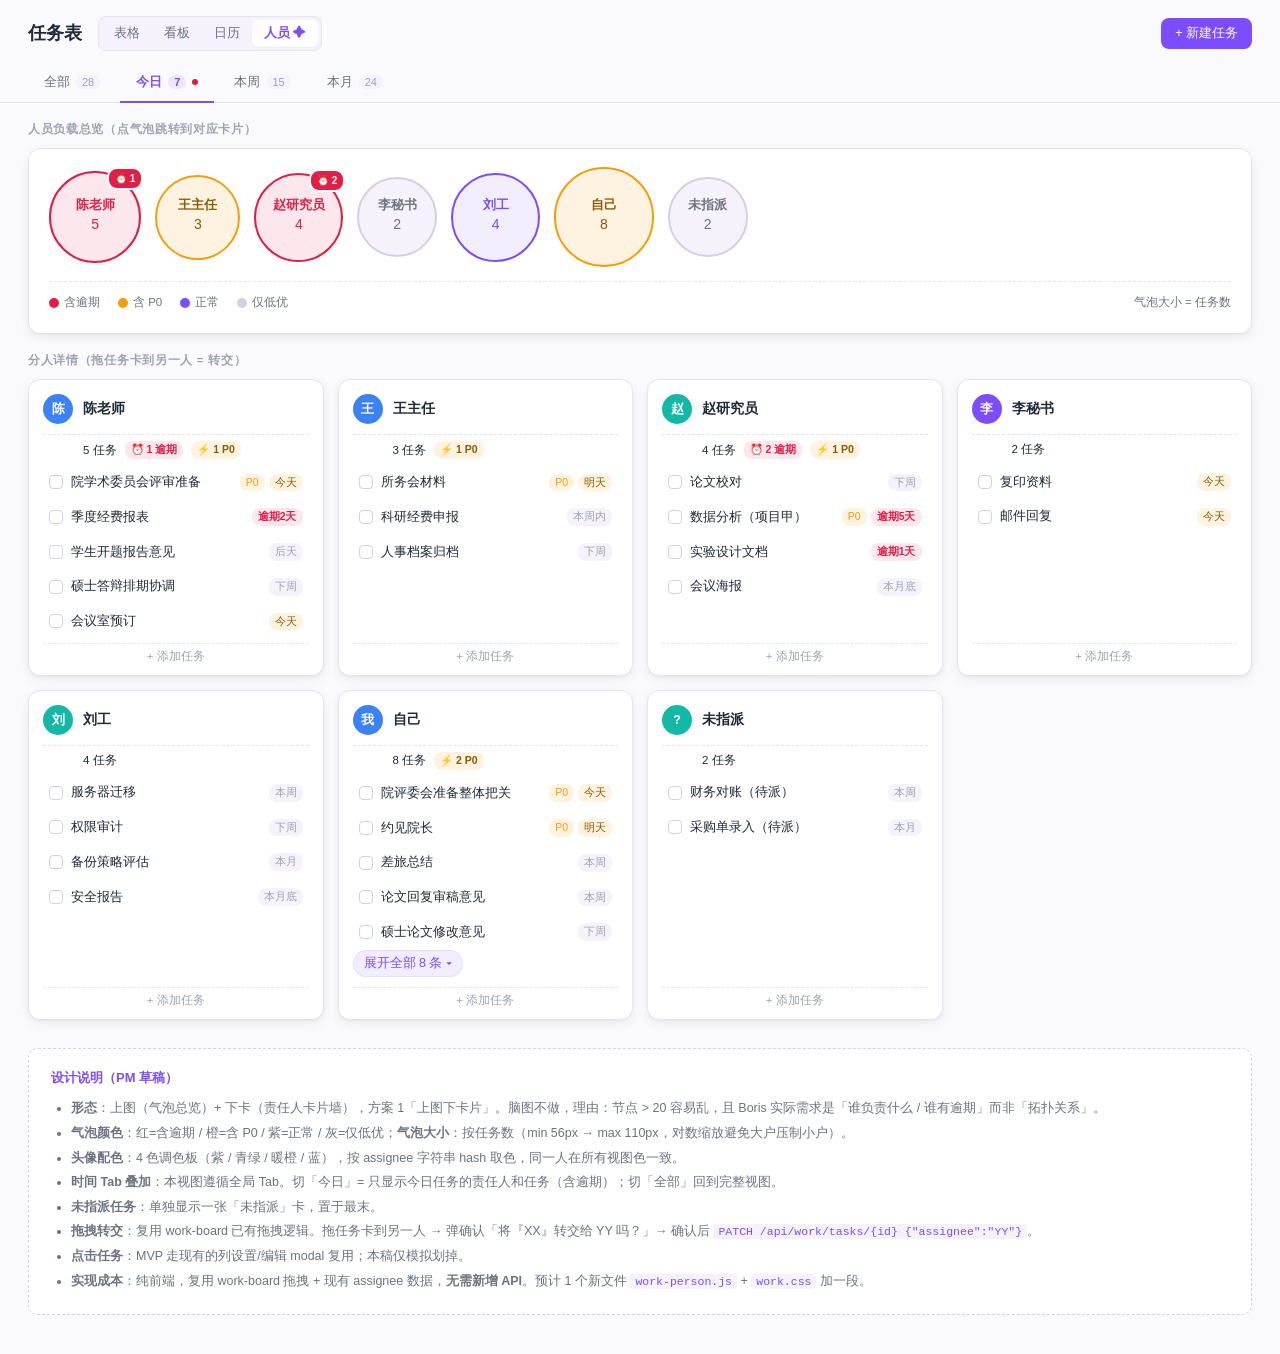
<file: frontend/work-person-preview.html>
<!DOCTYPE html>
<html lang="zh-CN">
<head>
<meta charset="UTF-8">
<meta name="viewport" content="width=device-width, initial-scale=1.0">
<title>工作任务表 · 责任人视图 设计稿</title>
<style>
  :root {
    --bg: #FAF9FC;
    --bg-card: #FFFFFF;
    --bg-elev: #F5F2FB;
    --border: #E5E3EE;
    --border-strong: #D4D0E0;
    --text: #1F2937;
    --text-mute: #6B7280;
    --text-faint: #9CA3AF;
    --primary: #7C4DFF;
    --primary-soft: rgba(124, 77, 255, 0.10);
    --primary-strong: rgba(124, 77, 255, 0.18);
    --danger: #E11D48;
    --danger-soft: rgba(225, 29, 72, 0.10);
    --warn: #F59E0B;
    --warn-soft: rgba(245, 158, 11, 0.12);
    --ok: #10B981;
    --avatar-1: #7C4DFF; /* 紫 */
    --avatar-2: #14B8A6; /* 青绿 */
    --avatar-3: #E0A23B; /* 暖橙 */
    --avatar-4: #3B82F6; /* 蓝 */
    --shadow: 0 1px 2px rgba(15, 15, 30, 0.04), 0 4px 12px rgba(15, 15, 30, 0.06);
  }
  * { box-sizing: border-box; margin: 0; padding: 0; }
  html, body { background: var(--bg); color: var(--text); font: 13px/1.5 -apple-system, BlinkMacSystemFont, "PingFang SC", "Microsoft YaHei", sans-serif; }

  /* ── 顶栏 ── */
  .topbar {
    padding: 16px 28px 0;
    display: flex;
    align-items: center;
    gap: 16px;
  }
  .topbar h1 { font-size: 18px; font-weight: 600; }
  .seg {
    display: inline-flex;
    background: var(--bg-elev);
    border-radius: 8px;
    padding: 3px;
    border: 1px solid var(--border);
  }
  .seg button {
    border: 0;
    background: transparent;
    padding: 5px 12px;
    font-size: 12.5px;
    color: var(--text-mute);
    border-radius: 6px;
    cursor: pointer;
    transition: all .15s;
  }
  .seg button.active {
    background: var(--bg-card);
    color: var(--primary);
    font-weight: 600;
    box-shadow: 0 1px 2px rgba(0,0,0,0.04);
  }
  .spacer { flex: 1; }
  .btn-primary {
    background: var(--primary);
    color: white;
    border: 0;
    padding: 7px 14px;
    border-radius: 8px;
    font-size: 12.5px;
    font-weight: 500;
    cursor: pointer;
  }

  /* ── 时间 Tab ── */
  .time-tabs {
    padding: 14px 28px 0;
    display: flex;
    gap: 4px;
    border-bottom: 1px solid var(--border);
  }
  .time-tab {
    border: 0;
    background: transparent;
    padding: 8px 16px 10px;
    font-size: 13px;
    color: var(--text-mute);
    cursor: pointer;
    border-bottom: 2px solid transparent;
    margin-bottom: -1px;
    transition: all .15s;
    display: inline-flex;
    align-items: center;
    gap: 6px;
  }
  .time-tab:hover { color: var(--text); }
  .time-tab.active {
    color: var(--primary);
    border-bottom-color: var(--primary);
    font-weight: 600;
  }
  .time-tab .count {
    font-size: 11px;
    color: var(--text-faint);
    background: var(--bg-elev);
    padding: 1px 6px;
    border-radius: 10px;
  }
  .time-tab.active .count {
    background: var(--primary-soft);
    color: var(--primary);
  }
  .time-tab .warn-dot {
    width: 6px; height: 6px;
    border-radius: 50%;
    background: var(--danger);
  }

  /* ── 主区 ── */
  .container {
    padding: 0 28px 40px;
  }
  .section-label {
    margin: 18px 0 10px;
    font-size: 11.5px;
    color: var(--text-faint);
    letter-spacing: 0.06em;
    font-weight: 600;
    text-transform: uppercase;
  }

  /* ── 气泡总览 ── */
  .bubble-wrap {
    background: var(--bg-card);
    border: 1px solid var(--border);
    border-radius: 12px;
    padding: 18px 20px 22px;
    box-shadow: var(--shadow);
  }
  .bubble-row {
    display: flex;
    flex-wrap: wrap;
    gap: 14px;
    align-items: center;
    justify-content: flex-start;
  }
  .bubble {
    position: relative;
    border-radius: 50%;
    display: flex;
    flex-direction: column;
    align-items: center;
    justify-content: center;
    cursor: pointer;
    transition: transform .18s, box-shadow .18s;
    font-weight: 600;
    color: var(--text);
    text-align: center;
    user-select: none;
    border: 2px solid transparent;
  }
  .bubble:hover {
    transform: translateY(-2px) scale(1.04);
    box-shadow: 0 8px 24px rgba(15, 15, 30, 0.12);
  }
  .bubble .b-name {
    font-size: 12.5px;
    line-height: 1.1;
  }
  .bubble .b-count {
    font-size: 14px;
    margin-top: 2px;
    color: var(--text-mute);
    font-weight: 500;
  }
  .bubble.has-overdue {
    background: var(--danger-soft);
    border-color: var(--danger);
    color: var(--danger);
  }
  .bubble.has-overdue .b-count { color: var(--danger); }
  .bubble.has-p0 {
    background: var(--warn-soft);
    border-color: var(--warn);
    color: #8B5A00;
  }
  .bubble.has-p0 .b-count { color: #8B5A00; }
  .bubble.normal {
    background: var(--primary-soft);
    border-color: var(--primary);
    color: var(--primary);
  }
  .bubble.normal .b-count { color: var(--primary); }
  .bubble.low {
    background: var(--bg-elev);
    border-color: var(--border-strong);
    color: var(--text-mute);
  }
  .bubble .b-badge {
    position: absolute;
    top: -6px;
    right: -4px;
    background: var(--danger);
    color: white;
    font-size: 10px;
    padding: 2px 6px;
    border-radius: 10px;
    font-weight: 600;
    border: 2px solid var(--bg-card);
  }
  .bubble-legend {
    display: flex;
    gap: 18px;
    margin-top: 14px;
    padding-top: 12px;
    border-top: 1px dashed var(--border);
    font-size: 11.5px;
    color: var(--text-mute);
  }
  .bubble-legend .dot {
    display: inline-block;
    width: 10px; height: 10px;
    border-radius: 50%;
    margin-right: 5px;
    vertical-align: middle;
  }

  /* ── 卡片墙 ── */
  .card-grid {
    display: grid;
    grid-template-columns: repeat(auto-fill, minmax(260px, 1fr));
    gap: 14px;
  }
  .person-card {
    background: var(--bg-card);
    border: 1px solid var(--border);
    border-radius: 12px;
    padding: 14px 14px 6px;
    box-shadow: var(--shadow);
    transition: border-color .2s, box-shadow .2s;
    min-height: 220px;
    display: flex;
    flex-direction: column;
  }
  .person-card.highlight,
  .person-card.active {
    border-color: var(--primary);
    box-shadow: 0 0 0 3px var(--primary-soft), var(--shadow);
  }
  /* T-138:默认折叠第 6 条起;激活才显 */
  .person-card:not(.active) .task-item.task-extra { display: none; }
  .card-expand {
    align-self: flex-start; margin: 2px 0 4px; padding: 4px 10px;
    font-size: 12.5px; color: var(--primary);
    background: var(--primary-soft); border: 1px solid var(--primary-soft);
    border-radius: 999px; cursor: pointer;
  }
  .bubble.bubble-active { outline: 3px solid var(--primary-soft); outline-offset: 2px; }
  .person-card.dragover {
    border-color: var(--primary);
    background: var(--primary-soft);
  }
  .person-head {
    display: flex;
    align-items: center;
    gap: 10px;
    margin-bottom: 10px;
    padding-bottom: 10px;
    border-bottom: 1px dashed var(--border);
  }
  .avatar {
    width: 30px; height: 30px;
    border-radius: 50%;
    display: flex;
    align-items: center;
    justify-content: center;
    color: white;
    font-weight: 600;
    font-size: 12.5px;
    flex-shrink: 0;
  }
  .person-name {
    flex: 1;
    font-weight: 600;
    font-size: 13.5px;
  }
  .person-stats {
    font-size: 11.5px;
    color: var(--text-mute);
    display: flex;
    gap: 8px;
    align-items: center;
  }
  .person-stats .total { color: var(--text); font-weight: 500; }
  .person-stats .overdue {
    color: var(--danger);
    background: var(--danger-soft);
    padding: 1px 6px;
    border-radius: 8px;
    font-weight: 600;
    font-size: 10.5px;
  }
  .person-stats .p0 {
    color: #8B5A00;
    background: var(--warn-soft);
    padding: 1px 6px;
    border-radius: 8px;
    font-weight: 600;
    font-size: 10.5px;
  }

  .task-list {
    flex: 1;
    display: flex;
    flex-direction: column;
    gap: 4px;
  }
  .task-item {
    display: flex;
    align-items: center;
    gap: 8px;
    padding: 6px 6px;
    border-radius: 6px;
    cursor: grab;
    transition: background .12s;
    position: relative;
  }
  .task-item:hover { background: var(--bg-elev); }
  .task-item.dragging { opacity: 0.4; }
  .task-item.done .task-title {
    text-decoration: line-through;
    color: var(--text-faint);
  }
  .task-checkbox {
    width: 14px; height: 14px;
    border: 1.5px solid var(--border-strong);
    border-radius: 4px;
    flex-shrink: 0;
    cursor: pointer;
    background: white;
    transition: all .12s;
  }
  .task-item.done .task-checkbox {
    background: var(--primary);
    border-color: var(--primary);
    position: relative;
  }
  .task-item.done .task-checkbox::after {
    content: '✓';
    color: white;
    font-size: 10px;
    position: absolute;
    top: -2px; left: 1px;
  }
  .task-title {
    flex: 1;
    font-size: 12.5px;
    color: var(--text);
    overflow: hidden;
    text-overflow: ellipsis;
    white-space: nowrap;
  }
  .task-meta {
    font-size: 10.5px;
    color: var(--text-faint);
    flex-shrink: 0;
    display: flex;
    gap: 4px;
    align-items: center;
  }
  .task-meta .pill {
    padding: 1px 6px;
    border-radius: 8px;
    background: var(--bg-elev);
  }
  .task-meta .pill.due-soon { background: var(--warn-soft); color: #8B5A00; }
  .task-meta .pill.overdue { background: var(--danger-soft); color: var(--danger); font-weight: 600; }
  .task-meta .pill.p0 { background: var(--warn-soft); color: var(--warn); }

  .card-foot {
    display: flex;
    justify-content: center;
    padding: 4px;
    margin-top: 6px;
    border-top: 1px dashed var(--border);
    color: var(--text-faint);
    font-size: 11.5px;
    cursor: pointer;
    transition: color .12s;
  }
  .card-foot:hover { color: var(--primary); }

  /* ── 提示条 ── */
  .toast {
    position: fixed;
    bottom: 24px;
    left: 50%;
    transform: translateX(-50%) translateY(20px);
    background: rgba(31, 41, 55, 0.94);
    color: white;
    padding: 9px 16px;
    border-radius: 8px;
    font-size: 12.5px;
    opacity: 0;
    transition: all .25s;
    pointer-events: none;
    box-shadow: 0 8px 24px rgba(0,0,0,0.2);
  }
  .toast.show {
    opacity: 1;
    transform: translateX(-50%) translateY(0);
  }

  /* ── 设计说明 ── */
  .design-note {
    margin-top: 28px;
    padding: 18px 22px;
    background: var(--bg-card);
    border: 1px dashed var(--border-strong);
    border-radius: 10px;
    color: var(--text-mute);
    font-size: 12.5px;
    line-height: 1.65;
  }
  .design-note h3 {
    margin-bottom: 10px;
    color: var(--primary);
    font-size: 13px;
  }
  .design-note ul { margin-left: 20px; }
  .design-note li { margin: 4px 0; }
  .design-note code {
    background: var(--bg-elev);
    padding: 1px 5px;
    border-radius: 3px;
    font-family: ui-monospace, monospace;
    font-size: 11.5px;
    color: var(--primary);
  }
</style>
</head>
<body>

<!-- ─── 顶栏 ─── -->
<div class="topbar">
  <h1>任务表</h1>
  <div class="seg" id="viewSeg">
    <button data-view="table">表格</button>
    <button data-view="board">看板</button>
    <button data-view="cal">日历</button>
    <button data-view="person" class="active">人员 ✦</button>
  </div>
  <div class="spacer"></div>
  <button class="btn-primary">+ 新建任务</button>
</div>

<!-- ─── 时间 Tab ─── -->
<div class="time-tabs" id="timeTabs">
  <button class="time-tab" data-tab="all">全部 <span class="count">28</span></button>
  <button class="time-tab active" data-tab="today">
    今日 <span class="count">7</span> <span class="warn-dot" title="含 3 条逾期"></span>
  </button>
  <button class="time-tab" data-tab="week">本周 <span class="count">15</span></button>
  <button class="time-tab" data-tab="month">本月 <span class="count">24</span></button>
</div>

<!-- ─── 主区 ─── -->
<div class="container">

  <!-- 气泡总览 -->
  <div class="section-label">人员负载总览（点气泡跳转到对应卡片）</div>
  <div class="bubble-wrap">
    <div class="bubble-row" id="bubbleRow"></div>
    <div class="bubble-legend">
      <span><span class="dot" style="background:var(--danger)"></span>含逾期</span>
      <span><span class="dot" style="background:var(--warn)"></span>含 P0</span>
      <span><span class="dot" style="background:var(--primary)"></span>正常</span>
      <span><span class="dot" style="background:var(--border-strong)"></span>仅低优</span>
      <span style="margin-left:auto;">气泡大小 = 任务数</span>
    </div>
  </div>

  <!-- 卡片墙 -->
  <div class="section-label">分人详情（拖任务卡到另一人 = 转交）</div>
  <div class="card-grid" id="cardGrid"></div>

  <!-- 设计说明 -->
  <div class="design-note">
    <h3>设计说明（PM 草稿）</h3>
    <ul>
      <li><strong>形态</strong>：上图（气泡总览）+ 下卡（责任人卡片墙），方案 1「上图下卡片」。脑图不做，理由：节点 &gt; 20 容易乱，且 Boris 实际需求是「谁负责什么 / 谁有逾期」而非「拓扑关系」。</li>
      <li><strong>气泡颜色</strong>：红=含逾期 / 橙=含 P0 / 紫=正常 / 灰=仅低优；<strong>气泡大小</strong>：按任务数（min 56px → max 110px，对数缩放避免大户压制小户）。</li>
      <li><strong>头像配色</strong>：4 色调色板（紫 / 青绿 / 暖橙 / 蓝），按 assignee 字符串 hash 取色，同一人在所有视图色一致。</li>
      <li><strong>时间 Tab 叠加</strong>：本视图遵循全局 Tab。切「今日」= 只显示今日任务的责任人和任务（含逾期）；切「全部」回到完整视图。</li>
      <li><strong>未指派任务</strong>：单独显示一张「未指派」卡，置于最末。</li>
      <li><strong>拖拽转交</strong>：复用 work-board 已有拖拽逻辑。拖任务卡到另一人 → 弹确认「将『XX』转交给 YY 吗？」→ 确认后 <code>PATCH /api/work/tasks/{id} {"assignee":"YY"}</code>。</li>
      <li><strong>点击任务</strong>：MVP 走现有的列设置/编辑 modal 复用；本稿仅模拟划掉。</li>
      <li><strong>实现成本</strong>：纯前端，复用 work-board 拖拽 + 现有 assignee 数据，<strong>无需新增 API</strong>。预计 1 个新文件 <code>work-person.js</code> + <code>work.css</code> 加一段。</li>
    </ul>
  </div>
</div>

<div class="toast" id="toast"></div>

<script>
// ── 假数据 ──
const PEOPLE = [
  { name: '陈老师',   tasks: [
    { id: 1, title: '院学术委员会评审准备', due: '今天',  status: 'doing', priority: 'P0', overdue: false },
    { id: 2, title: '季度经费报表',         due: '逾期2天', status: 'todo',  priority: 'mid', overdue: true },
    { id: 3, title: '学生开题报告意见',     due: '后天',  status: 'todo',  priority: 'mid', overdue: false },
    { id: 4, title: '硕士答辩排期协调',     due: '下周',  status: 'doing', priority: 'mid', overdue: false },
    { id: 5, title: '会议室预订',           due: '今天',  status: 'doing', priority: 'low', overdue: false },
  ]},
  { name: '王主任',   tasks: [
    { id: 6, title: '所务会材料',           due: '明天',  status: 'todo',  priority: 'P0', overdue: false },
    { id: 7, title: '科研经费申报',         due: '本周内',status: 'doing', priority: 'mid', overdue: false },
    { id: 8, title: '人事档案归档',         due: '下周',  status: 'todo',  priority: 'low', overdue: false },
  ]},
  { name: '赵研究员', tasks: [
    { id: 9,  title: '论文校对',           due: '下周',  status: 'doing', priority: 'mid', overdue: false },
    { id: 10, title: '数据分析（项目甲）', due: '逾期5天',status: 'doing', priority: 'P0', overdue: true },
    { id: 11, title: '实验设计文档',       due: '逾期1天',status: 'todo',  priority: 'mid', overdue: true },
    { id: 12, title: '会议海报',           due: '本月底',status: 'todo',  priority: 'low', overdue: false },
  ]},
  { name: '李秘书',   tasks: [
    { id: 13, title: '复印资料',           due: '今天',  status: 'doing', priority: 'low', overdue: false },
    { id: 14, title: '邮件回复',           due: '今天',  status: 'doing', priority: 'low', overdue: false },
  ]},
  { name: '刘工',     tasks: [
    { id: 15, title: '服务器迁移',         due: '本周',  status: 'doing', priority: 'mid', overdue: false },
    { id: 16, title: '权限审计',           due: '下周',  status: 'todo',  priority: 'mid', overdue: false },
    { id: 17, title: '备份策略评估',       due: '本月',  status: 'todo',  priority: 'low', overdue: false },
    { id: 18, title: '安全报告',           due: '本月底',status: 'todo',  priority: 'mid', overdue: false },
  ]},
  { name: '自己',     tasks: [
    { id: 19, title: '院评委会准备整体把关', due: '今天',  status: 'doing', priority: 'P0', overdue: false },
    { id: 20, title: '约见院长',            due: '明天',  status: 'todo',  priority: 'P0', overdue: false },
    { id: 21, title: '差旅总结',            due: '本周',  status: 'doing', priority: 'mid', overdue: false },
    { id: 22, title: '论文回复审稿意见',    due: '本周',  status: 'doing', priority: 'mid', overdue: false },
    { id: 23, title: '硕士论文修改意见',    due: '下周',  status: 'todo',  priority: 'mid', overdue: false },
    { id: 24, title: '基金中期总结',        due: '本月',  status: 'todo',  priority: 'mid', overdue: false },
    { id: 25, title: '阅读 X 论文',         due: '本月',  status: 'todo',  priority: 'low', overdue: false },
    { id: 26, title: '健身计划',            due: '本月',  status: 'todo',  priority: 'low', overdue: false },
  ]},
  { name: '未指派',   tasks: [
    { id: 27, title: '财务对账（待派）',    due: '本周',  status: 'todo',  priority: 'mid', overdue: false },
    { id: 28, title: '采购单录入（待派）',  due: '本月',  status: 'todo',  priority: 'low', overdue: false },
  ]},
];

// ── 工具：取色 ──
const AVATAR_COLORS = ['var(--avatar-1)','var(--avatar-2)','var(--avatar-3)','var(--avatar-4)'];
function colorOf(name) {
  let h = 0;
  for (let i = 0; i < name.length; i++) h = (h * 31 + name.charCodeAt(i)) >>> 0;
  return AVATAR_COLORS[h % 4];
}
function initialOf(name) {
  if (name === '未指派') return '?';
  if (name === '自己') return '我';
  return name.slice(0, 1);
}

// ── 气泡大小：对数缩放 ──
function bubbleSize(n) {
  const min = 60, max = 110;
  const t = Math.min(1, Math.log2(n + 1) / 4);
  return min + (max - min) * t;
}

// ── 气泡颜色分类 ──
function bubbleClass(p) {
  const overdue = p.tasks.filter(t => t.overdue).length;
  const p0      = p.tasks.filter(t => t.priority === 'P0').length;
  const onlyLow = p.tasks.every(t => t.priority === 'low');
  if (p.name === '未指派') return 'low';
  if (overdue > 0) return 'has-overdue';
  if (p0 > 0)      return 'has-p0';
  if (onlyLow)     return 'low';
  return 'normal';
}

// ── 渲染气泡 ──
function renderBubbles() {
  const row = document.getElementById('bubbleRow');
  row.innerHTML = '';
  PEOPLE.forEach(p => {
    const overdue = p.tasks.filter(t => t.overdue).length;
    const size = bubbleSize(p.tasks.length);
    const b = document.createElement('div');
    b.className = 'bubble ' + bubbleClass(p);
    b.style.width = b.style.height = size + 'px';
    b.dataset.person = p.name;
    b.innerHTML = `
      <div class="b-name">${p.name}</div>
      <div class="b-count">${p.tasks.length}</div>
      ${overdue ? `<div class="b-badge">⏰ ${overdue}</div>` : ''}
    `;
    b.onclick = () => toggleCard(p.name, true);
    row.appendChild(b);
  });
}

// ── 渲染卡片 ──
function renderCards() {
  const grid = document.getElementById('cardGrid');
  grid.innerHTML = '';
  PEOPLE.forEach(p => {
    const card = document.createElement('div');
    card.className = 'person-card';
    card.dataset.person = p.name;

    const overdue = p.tasks.filter(t => t.overdue).length;
    const p0      = p.tasks.filter(t => t.priority === 'P0').length;

    const statsHtml = `
      <span class="total">${p.tasks.length} 任务</span>
      ${overdue ? `<span class="overdue">⏰ ${overdue} 逾期</span>` : ''}
      ${p0      ? `<span class="p0">⚡ ${p0} P0</span>` : ''}
    `;

    const head = `
      <div class="person-head">
        <div class="avatar" style="background:${colorOf(p.name)}">${initialOf(p.name)}</div>
        <div class="person-name">${p.name}</div>
      </div>
      <div class="person-stats" style="margin:-4px 0 8px 40px;">${statsHtml}</div>
    `;

    // T-138:默认折叠,每卡最多 5 条(第 6 条起 .task-extra,未激活时隐藏)
    const COLLAPSE = 5;
    const taskListHtml = p.tasks.map((t, idx) => {
      const pillClass = t.overdue ? 'overdue' : (t.due === '今天' || t.due === '明天' ? 'due-soon' : '');
      const p0Pill = t.priority === 'P0' ? '<span class="pill p0">P0</span>' : '';
      const extraCls = idx >= COLLAPSE ? ' task-extra' : '';
      return `
        <div class="task-item${extraCls}" draggable="true" data-tid="${t.id}" data-from="${p.name}">
          <div class="task-checkbox"></div>
          <div class="task-title">${t.title}</div>
          <div class="task-meta">
            ${p0Pill}
            <span class="pill ${pillClass}">${t.due}</span>
          </div>
        </div>
      `;
    }).join('');

    const expandHtml = p.tasks.length > COLLAPSE
      ? `<button class="card-expand" data-person="${p.name}" data-count="${p.tasks.length}">展开全部 ${p.tasks.length} 条 ▾</button>`
      : '';

    card.innerHTML = head + `<div class="task-list">${taskListHtml}</div>
      ${expandHtml}
      <div class="card-foot">+ 添加任务</div>
    `;
    grid.appendChild(card);
  });
  bindCardInteractions();
}

// ── 卡片交互：点 checkbox / 拖拽 ──
function bindCardInteractions() {
  // 复选框
  document.querySelectorAll('.task-checkbox').forEach(cb => {
    cb.onclick = (e) => {
      e.stopPropagation();
      cb.closest('.task-item').classList.toggle('done');
    };
  });

  // T-138:展开/收起按钮(与气泡 toggle 双向同步)
  document.querySelectorAll('.card-expand').forEach(btn => {
    btn.onclick = (e) => { e.stopPropagation(); toggleCard(btn.dataset.person, false); };
  });

  // T-138:卡底「+ 添加任务」→ 完整新建弹窗 + 预填该卡责任人(此处 mock 用 toast 示意)
  document.querySelectorAll('.card-foot').forEach(foot => {
    foot.onclick = () => {
      const name = foot.closest('.person-card').dataset.person;
      toast(`打开新建任务弹窗(预填责任人:${name})`);
    };
  });

  // 拖拽
  let dragging = null;
  document.querySelectorAll('.task-item').forEach(item => {
    item.ondragstart = (e) => {
      dragging = item;
      item.classList.add('dragging');
      e.dataTransfer.effectAllowed = 'move';
      e.dataTransfer.setData('text/plain', item.dataset.tid);
    };
    item.ondragend = () => {
      dragging && dragging.classList.remove('dragging');
      dragging = null;
      document.querySelectorAll('.person-card').forEach(c => c.classList.remove('dragover'));
    };
  });

  document.querySelectorAll('.person-card').forEach(card => {
    card.ondragover = (e) => {
      e.preventDefault();
      if (dragging && dragging.dataset.from !== card.dataset.person) {
        card.classList.add('dragover');
      }
    };
    card.ondragleave = () => card.classList.remove('dragover');
    card.ondrop = (e) => {
      e.preventDefault();
      card.classList.remove('dragover');
      if (!dragging) return;
      const from = dragging.dataset.from;
      const to = card.dataset.person;
      if (from === to) return;
      const title = dragging.querySelector('.task-title').textContent;
      if (confirm(`将「${title}」从「${from}」转交给「${to}」吗？`)) {
        toast(`✓ 已转交：${title}  →  ${to}`);
        // 真实实现：PATCH /api/work/tasks/{id} {"assignee":"YY"} 后重渲
        dragging.dataset.from = to;
        card.querySelector('.task-list').appendChild(dragging);
      }
    };
  });
}

// ── T-138:点气泡 / 点卡自带按钮 → toggle 展开全部 + 持久高亮(双向同步,多卡独立)──
function toggleCard(name, scroll) {
  const card = document.querySelector(`.person-card[data-person="${name}"]`);
  if (!card) return;
  const active = !card.classList.contains('active');
  card.classList.toggle('active', active);
  const btn = card.querySelector('.card-expand');
  if (btn) btn.textContent = active ? '收起 ▴' : `展开全部 ${btn.dataset.count} 条 ▾`;
  document.querySelectorAll('.bubble').forEach(b => {
    if (b.dataset.person === name) b.classList.toggle('bubble-active', active);
  });
  if (scroll) card.scrollIntoView({ behavior: 'smooth', block: 'center' });
}

// ── 时间 Tab 切换（模拟） ──
document.getElementById('timeTabs').addEventListener('click', e => {
  const btn = e.target.closest('.time-tab');
  if (!btn) return;
  document.querySelectorAll('.time-tab').forEach(t => t.classList.remove('active'));
  btn.classList.add('active');
  toast(`已切到「${btn.textContent.trim().split(/\s/)[0]}」（设计稿仅模拟）`);
});

// ── 视图切换（模拟） ──
document.getElementById('viewSeg').addEventListener('click', e => {
  const btn = e.target.closest('button');
  if (!btn) return;
  const v = btn.dataset.view;
  if (v !== 'person') {
    toast(`「${btn.textContent}」视图设计稿暂无（请回到现有 work-board-preview）`);
    return;
  }
  document.querySelectorAll('#viewSeg button').forEach(t => t.classList.remove('active'));
  btn.classList.add('active');
});

// ── 提示 ──
function toast(msg) {
  const t = document.getElementById('toast');
  t.textContent = msg;
  t.classList.add('show');
  clearTimeout(toast._timer);
  toast._timer = setTimeout(() => t.classList.remove('show'), 2000);
}

// ── 启动 ──
renderBubbles();
renderCards();
</script>

</body>
</html>
</file>
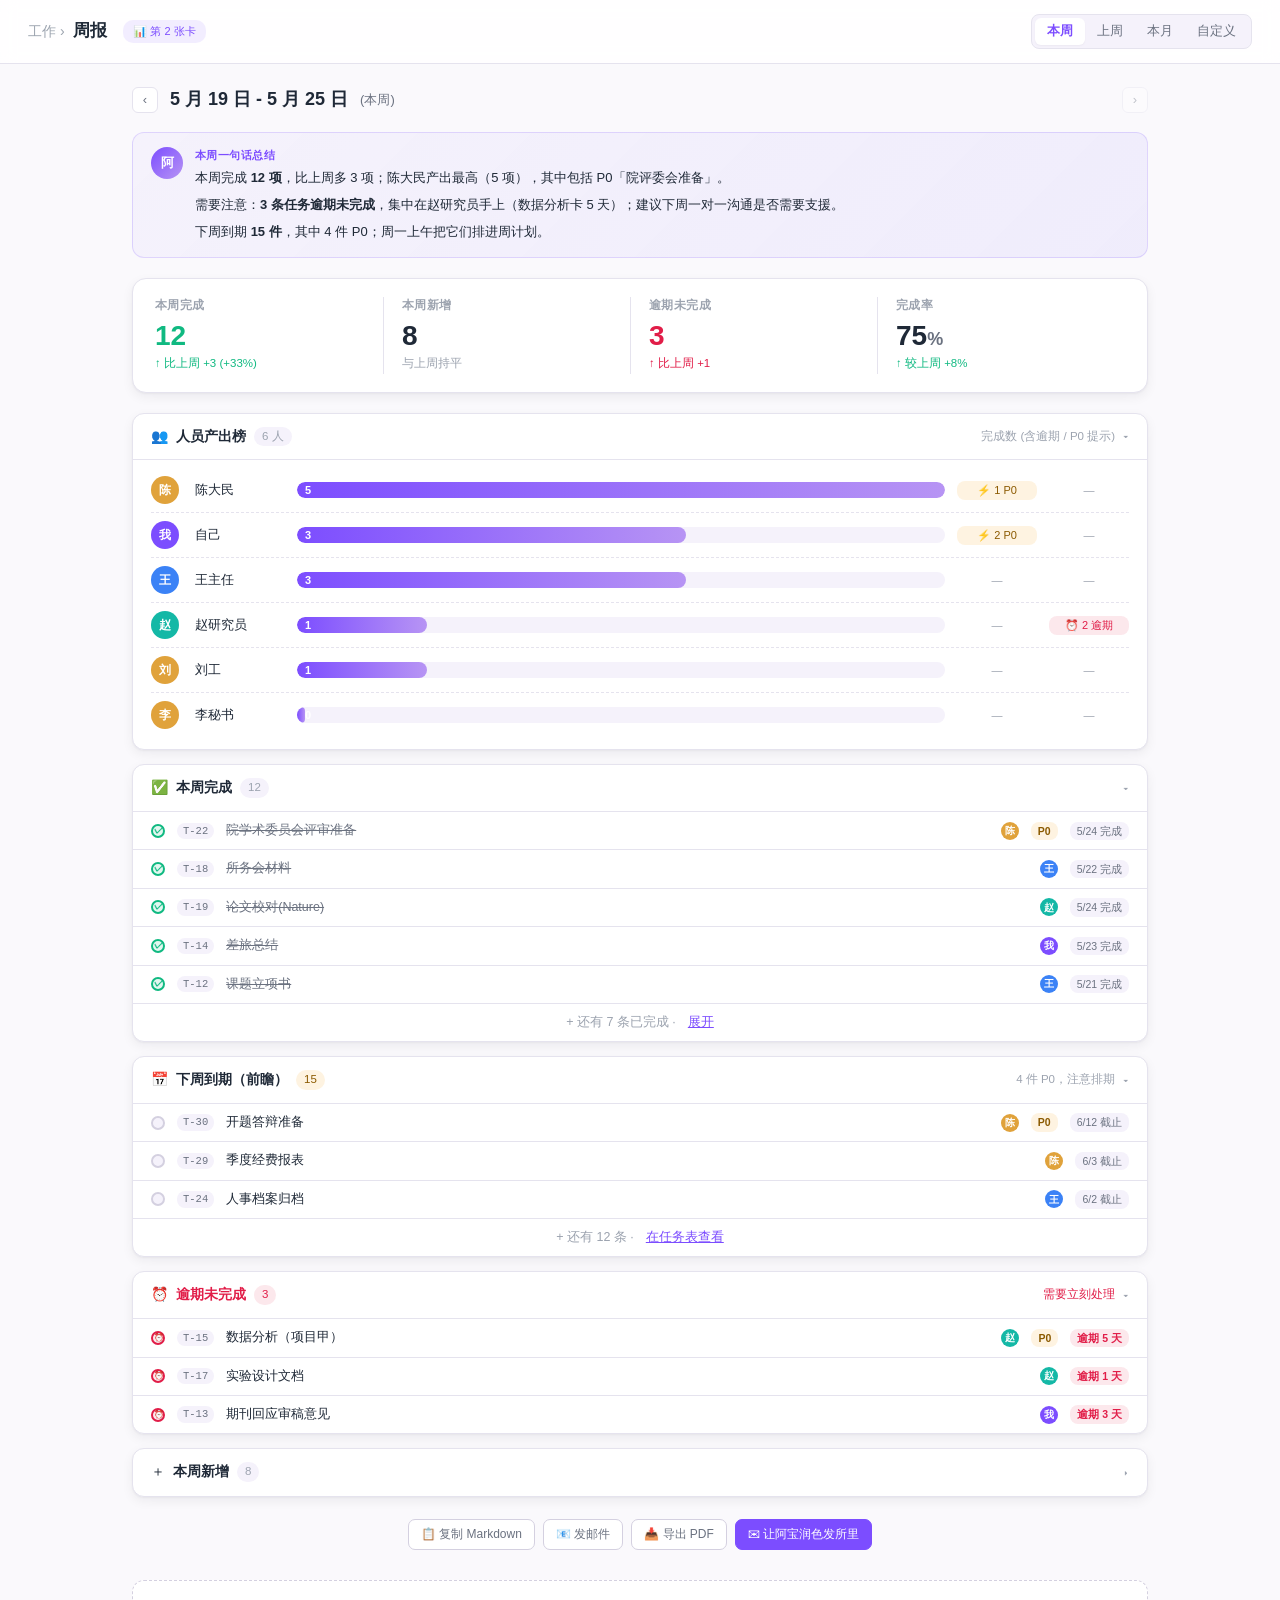
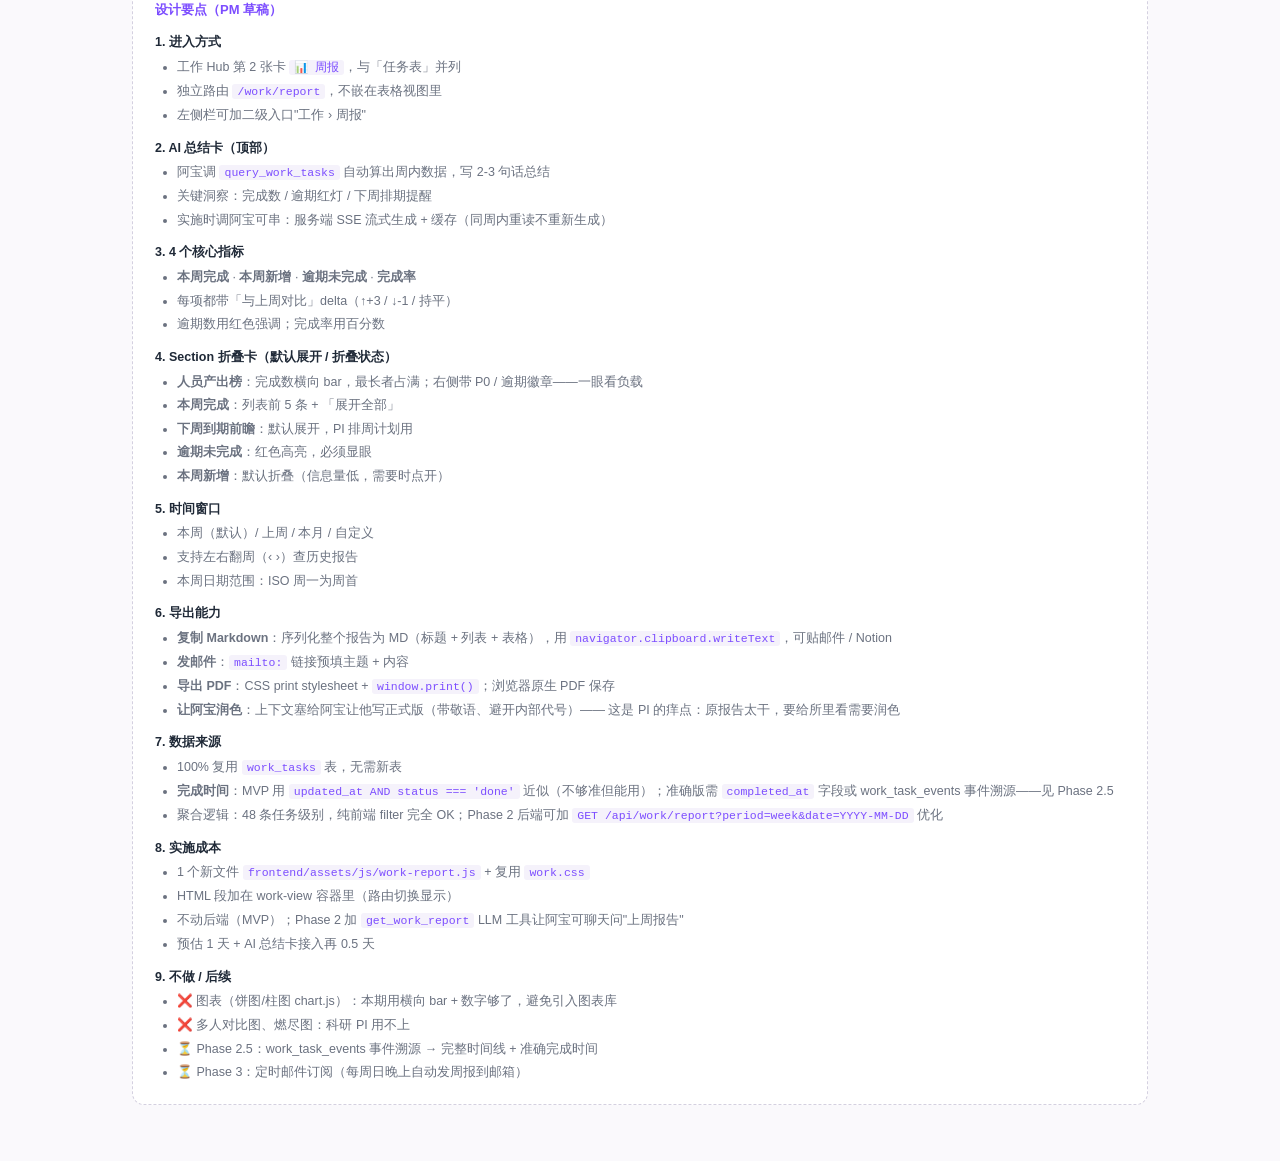
<file: frontend/work-report-preview.html>
<!DOCTYPE html>
<html lang="zh-CN">
<head>
<meta charset="UTF-8">
<meta name="viewport" content="width=device-width, initial-scale=1.0">
<title>工作 Hub · 周报 设计稿</title>
<style>
  :root {
    --bg: #FAF9FC;
    --bg-card: #FFFFFF;
    --bg-elev: #F5F2FB;
    --bg-elev-2: #EFEAF7;
    --border: #E5E3EE;
    --border-strong: #D4D0E0;
    --text: #1F2937;
    --text-mute: #6B7280;
    --text-faint: #9CA3AF;
    --primary: #7C4DFF;
    --primary-soft: rgba(124, 77, 255, 0.10);
    --primary-strong: rgba(124, 77, 255, 0.18);
    --danger: #E11D48;
    --danger-soft: rgba(225, 29, 72, 0.10);
    --warn: #F59E0B;
    --warn-soft: rgba(245, 158, 11, 0.12);
    --ok: #10B981;
    --ok-soft: rgba(16, 185, 129, 0.12);
    --avatar-1: #7C4DFF; --avatar-2: #14B8A6; --avatar-3: #E0A23B; --avatar-4: #3B82F6;
    --shadow: 0 1px 2px rgba(15, 15, 30, 0.04), 0 4px 12px rgba(15, 15, 30, 0.06);
    --ease-spring: cubic-bezier(0.68, -0.4, 0.265, 1.35);
    --ease-out: cubic-bezier(0.16, 1, 0.3, 1);
  }
  * { box-sizing: border-box; margin: 0; padding: 0; }
  html, body {
    background: var(--bg); color: var(--text);
    font: 13px/1.55 -apple-system, BlinkMacSystemFont, "PingFang SC", "Microsoft YaHei", sans-serif;
  }

  /* ─── 顶栏 ─── */
  .topbar {
    padding: 14px 28px;
    display: flex; align-items: center; gap: 16px;
    border-bottom: 1px solid var(--border);
    background: rgba(255,255,255,0.85);
    backdrop-filter: blur(8px);
    position: sticky; top: 0; z-index: 50;
  }
  .topbar h1 { font-size: 17px; font-weight: 600; }
  .topbar h1 .crumb { color: var(--text-faint); font-weight: 400; font-size: 14px; margin-right: 4px; }
  .topbar .tag {
    background: var(--primary-soft); color: var(--primary);
    padding: 3px 10px; border-radius: 10px;
    font-size: 11px; font-weight: 500;
  }
  .topbar .spacer { flex: 1; }
  .seg {
    display: inline-flex; background: var(--bg-elev); border-radius: 8px; padding: 3px;
    border: 1px solid var(--border);
  }
  .seg button {
    border: 0; background: transparent; padding: 5px 12px; font-size: 12.5px;
    color: var(--text-mute); border-radius: 6px; cursor: pointer;
    transition: all .2s;
  }
  .seg button.active {
    background: var(--bg-card); color: var(--primary); font-weight: 600;
    box-shadow: 0 1px 2px rgba(0,0,0,0.04);
  }
  .btn {
    padding: 6px 12px; font-size: 12px; cursor: pointer;
    border-radius: 7px; border: 1px solid var(--border-strong);
    background: var(--bg-card); color: var(--text-mute);
    transition: all .15s;
    display: inline-flex; align-items: center; gap: 5px;
  }
  .btn:hover { border-color: var(--primary); color: var(--primary); }
  .btn-primary {
    background: var(--primary); color: white; border-color: var(--primary);
  }
  .btn-primary:hover { background: #6B3FE0; color: white; }

  .container { padding: 22px 32px 60px; max-width: 1080px; margin: 0 auto; }

  /* ─── 时间窗口 ─── */
  .window-row {
    display: flex; align-items: center; gap: 12px;
    margin-bottom: 18px;
  }
  .window-row .label {
    font-size: 18px; font-weight: 600;
  }
  .window-row .sub {
    color: var(--text-mute); font-size: 13px;
  }
  .window-row .spacer { flex: 1; }
  .window-row .nav-btn {
    width: 26px; height: 26px;
    border: 1px solid var(--border); background: var(--bg-card);
    border-radius: 6px; cursor: pointer;
    color: var(--text-mute); font-size: 13px;
  }
  .window-row .nav-btn:hover { border-color: var(--primary); color: var(--primary); }

  /* ─── 概览卡 ─── */
  .overview {
    background: var(--bg-card);
    border: 1px solid var(--border);
    border-radius: 14px;
    padding: 18px 22px;
    box-shadow: var(--shadow);
    margin-bottom: 20px;
    display: grid;
    grid-template-columns: repeat(4, 1fr);
    gap: 18px;
  }
  .metric {
    border-right: 1px solid var(--border);
    padding-right: 18px;
  }
  .metric:last-child { border-right: 0; padding-right: 0; }
  .metric .m-label {
    font-size: 11.5px; color: var(--text-faint);
    letter-spacing: 0.04em; text-transform: uppercase;
    font-weight: 600; margin-bottom: 6px;
  }
  .metric .m-value {
    font-size: 28px; font-weight: 600;
    color: var(--text);
    font-variant-numeric: tabular-nums;
    line-height: 1.1;
  }
  .metric.danger .m-value { color: var(--danger); }
  .metric.warn .m-value { color: var(--warn); }
  .metric.ok .m-value { color: var(--ok); }
  .metric .m-delta {
    font-size: 11.5px; margin-top: 4px;
    display: inline-flex; align-items: center; gap: 4px;
  }
  .metric .m-delta.up { color: var(--ok); }
  .metric .m-delta.down { color: var(--danger); }
  .metric .m-delta.flat { color: var(--text-faint); }

  /* ─── Section ─── */
  .section {
    background: var(--bg-card);
    border: 1px solid var(--border);
    border-radius: 12px;
    margin-bottom: 14px;
    overflow: hidden;
    box-shadow: var(--shadow);
  }
  .section-head {
    padding: 12px 18px;
    display: flex; align-items: center; gap: 8px;
    cursor: pointer;
    transition: background .15s;
  }
  .section-head:hover { background: var(--bg-elev); }
  .section-head .ico { font-size: 14px; }
  .section-head .title {
    font-weight: 600; font-size: 14px;
  }
  .section-head .count {
    font-size: 11.5px; color: var(--text-faint);
    background: var(--bg-elev);
    padding: 1px 8px; border-radius: 10px;
    font-variant-numeric: tabular-nums;
  }
  .section-head .count.danger { background: var(--danger-soft); color: var(--danger); }
  .section-head .count.warn { background: var(--warn-soft); color: #8B5A00; }
  .section-head .spacer { flex: 1; }
  .section-head .caret {
    font-size: 11px; color: var(--text-faint);
    transition: transform .25s var(--ease-out);
  }
  .section.collapsed .caret { transform: rotate(-90deg); }
  .section-body {
    border-top: 1px solid var(--border);
    max-height: 1000px;
    transition: max-height .35s var(--ease-out), opacity .25s;
    overflow: hidden;
  }
  .section.collapsed .section-body {
    max-height: 0;
    opacity: 0;
    border-top-color: transparent;
  }

  /* ─── 任务列表行 ─── */
  .task-row {
    padding: 9px 18px;
    display: flex; align-items: center; gap: 12px;
    font-size: 12.5px;
    border-bottom: 1px solid var(--border);
    cursor: pointer;
    transition: background .12s;
  }
  .task-row:last-child { border-bottom: 0; }
  .task-row:hover { background: var(--bg-elev); }
  .task-row .check {
    width: 14px; height: 14px; border-radius: 50%;
    background: var(--ok-soft); border: 2px solid var(--ok);
    flex-shrink: 0; position: relative;
  }
  .task-row .check::after {
    content: '✓'; color: var(--ok);
    font-size: 10px; font-weight: 700;
    position: absolute; top: -4px; left: 1px;
  }
  .task-row .check.todo { background: var(--bg-elev); border-color: var(--border-strong); }
  .task-row .check.todo::after { content: ''; }
  .task-row .check.overdue { background: var(--danger-soft); border-color: var(--danger); }
  .task-row .check.overdue::after { content: '⏰'; color: var(--danger); font-size: 8px; top: -1px; left: 1px; }
  .task-row .tid {
    background: var(--bg-elev); color: var(--text-mute);
    padding: 0 6px; border-radius: 8px;
    font-size: 10.5px; font-family: ui-monospace, monospace;
    flex-shrink: 0;
  }
  .task-row .tt {
    flex: 1; color: var(--text);
    white-space: nowrap; overflow: hidden; text-overflow: ellipsis;
  }
  .task-row .tt.done { color: var(--text-mute); text-decoration: line-through; }
  .task-row .av-mini {
    width: 18px; height: 18px; border-radius: 50%;
    display: inline-flex; align-items: center; justify-content: center;
    color: white; font-weight: 600; font-size: 10px;
  }
  .task-row .pill {
    padding: 1px 7px; border-radius: 8px;
    font-size: 10.5px; flex-shrink: 0;
    background: var(--bg-elev); color: var(--text-mute);
  }
  .task-row .pill.p0 { background: var(--warn-soft); color: #8B5A00; font-weight: 600; }
  .task-row .pill.due { background: var(--bg-elev); }
  .task-row .pill.overdue { background: var(--danger-soft); color: var(--danger); font-weight: 600; }

  /* ─── 人员产出榜 ─── */
  .leaderboard {
    padding: 8px 18px 12px;
  }
  .lb-row {
    display: grid;
    grid-template-columns: 32px 90px 1fr 80px 80px;
    align-items: center; gap: 12px;
    padding: 8px 0;
    font-size: 12.5px;
    border-bottom: 1px dashed var(--border);
  }
  .lb-row:last-child { border-bottom: 0; }
  .lb-row .av {
    width: 28px; height: 28px; border-radius: 50%;
    display: inline-flex; align-items: center; justify-content: center;
    color: white; font-weight: 600; font-size: 12px;
  }
  .lb-row .name { font-weight: 500; }
  .lb-row .bar-wrap {
    background: var(--bg-elev);
    border-radius: 12px;
    height: 16px;
    position: relative;
    overflow: hidden;
  }
  .lb-row .bar {
    position: absolute; left: 0; top: 0; bottom: 0;
    background: linear-gradient(90deg, var(--primary), #B794F4);
    border-radius: 12px;
    transition: width .6s var(--ease-spring);
    display: flex; align-items: center; padding-left: 8px;
    color: white; font-size: 11px; font-weight: 600;
  }
  .lb-row .badge {
    font-size: 11px; padding: 1px 6px; border-radius: 8px;
    text-align: center;
    background: var(--bg-elev); color: var(--text-mute);
  }
  .lb-row .badge.danger { background: var(--danger-soft); color: var(--danger); }
  .lb-row .badge.warn { background: var(--warn-soft); color: #8B5A00; }
  .lb-row .badge.empty { background: transparent; color: var(--text-faint); }

  /* ─── AI 总结卡 ─── */
  .ai-summary {
    background: linear-gradient(135deg, rgba(124, 77, 255, 0.04), rgba(123, 97, 255, 0.08));
    border: 1px solid var(--primary-strong);
    border-radius: 12px;
    padding: 14px 18px;
    margin-bottom: 20px;
    display: flex; gap: 12px;
    align-items: flex-start;
  }
  .ai-summary .av {
    width: 32px; height: 32px; border-radius: 50%;
    background: linear-gradient(135deg, var(--primary), #B794F4);
    color: white; font-weight: 600;
    display: inline-flex; align-items: center; justify-content: center;
    flex-shrink: 0;
  }
  .ai-summary .content {
    flex: 1;
    color: var(--text);
    font-size: 13px;
    line-height: 1.6;
  }
  .ai-summary .content p { margin-bottom: 6px; }
  .ai-summary .content p:last-child { margin-bottom: 0; }
  .ai-summary .label {
    font-size: 11px; color: var(--primary); font-weight: 600;
    letter-spacing: 0.04em; text-transform: uppercase;
    margin-bottom: 4px;
  }

  /* ─── 导出按钮组 ─── */
  .export-bar {
    margin-top: 22px;
    display: flex; gap: 8px; justify-content: center;
  }

  /* ─── 设计说明 ─── */
  .design-note {
    margin-top: 30px;
    padding: 18px 22px;
    background: var(--bg-card);
    border: 1px dashed var(--border-strong);
    border-radius: 12px;
    color: var(--text-mute);
    font-size: 12.5px;
    line-height: 1.65;
  }
  .design-note h3 {
    margin-bottom: 10px; color: var(--primary); font-size: 13px;
  }
  .design-note h4 {
    margin: 12px 0 4px; color: var(--text); font-size: 12.5px; font-weight: 600;
  }
  .design-note ul { margin-left: 22px; }
  .design-note li { margin: 3px 0; }
  .design-note code {
    background: var(--bg-elev);
    padding: 1px 5px;
    border-radius: 3px;
    font-family: ui-monospace, monospace;
    font-size: 11.5px;
    color: var(--primary);
  }

  .toast {
    position: fixed;
    bottom: 24px;
    left: 50%;
    transform: translateX(-50%) translateY(20px);
    background: rgba(31, 41, 55, 0.94);
    color: white;
    padding: 9px 16px;
    border-radius: 8px;
    font-size: 12.5px;
    opacity: 0;
    transition: all .25s;
    pointer-events: none;
    z-index: 100;
  }
  .toast.show { opacity: 1; transform: translateX(-50%) translateY(0); }
</style>
</head>
<body>

<div class="topbar">
  <h1><span class="crumb">工作 ›</span> 周报</h1>
  <span class="tag">📊 第 2 张卡</span>
  <div class="spacer"></div>
  <div class="seg">
    <button class="active">本周</button>
    <button>上周</button>
    <button>本月</button>
    <button>自定义</button>
  </div>
</div>

<div class="container">

  <!-- 时间窗口 -->
  <div class="window-row">
    <button class="nav-btn" title="上一周">‹</button>
    <span class="label">5 月 19 日 - 5 月 25 日</span>
    <span class="sub">(本周)</span>
    <div class="spacer"></div>
    <button class="nav-btn" title="下一周" style="opacity:0.4">›</button>
  </div>

  <!-- AI 总结卡 -->
  <div class="ai-summary">
    <div class="av">阿</div>
    <div class="content">
      <div class="label">本周一句话总结</div>
      <p>本周完成 <strong>12 项</strong>，比上周多 3 项；陈大民产出最高（5 项），其中包括 P0「院评委会准备」。</p>
      <p>需要注意：<strong>3 条任务逾期未完成</strong>，集中在赵研究员手上（数据分析卡 5 天）；建议下周一对一沟通是否需要支援。</p>
      <p>下周到期 <strong>15 件</strong>，其中 4 件 P0；周一上午把它们排进周计划。</p>
    </div>
  </div>

  <!-- 概览 -->
  <div class="overview">
    <div class="metric ok">
      <div class="m-label">本周完成</div>
      <div class="m-value">12</div>
      <div class="m-delta up">↑ 比上周 +3 (+33%)</div>
    </div>
    <div class="metric">
      <div class="m-label">本周新增</div>
      <div class="m-value">8</div>
      <div class="m-delta flat">与上周持平</div>
    </div>
    <div class="metric danger">
      <div class="m-label">逾期未完成</div>
      <div class="m-value">3</div>
      <div class="m-delta down">↑ 比上周 +1</div>
    </div>
    <div class="metric">
      <div class="m-label">完成率</div>
      <div class="m-value">75<span style="font-size:18px;color:var(--text-mute)">%</span></div>
      <div class="m-delta up">↑ 较上周 +8%</div>
    </div>
  </div>

  <!-- 人员产出榜 -->
  <div class="section">
    <div class="section-head" onclick="toggleSection(this)">
      <span class="ico">👥</span>
      <span class="title">人员产出榜</span>
      <span class="count">6 人</span>
      <span class="spacer"></span>
      <span style="font-size:11.5px;color:var(--text-faint)">完成数 (含逾期 / P0 提示)</span>
      <span class="caret">▾</span>
    </div>
    <div class="section-body">
      <div class="leaderboard">
        <div class="lb-row">
          <div class="av" style="background:var(--avatar-3)">陈</div>
          <div class="name">陈大民</div>
          <div class="bar-wrap"><div class="bar" style="width:100%">5</div></div>
          <div class="badge warn">⚡ 1 P0</div>
          <div class="badge empty">—</div>
        </div>
        <div class="lb-row">
          <div class="av" style="background:var(--avatar-1)">我</div>
          <div class="name">自己</div>
          <div class="bar-wrap"><div class="bar" style="width:60%">3</div></div>
          <div class="badge warn">⚡ 2 P0</div>
          <div class="badge empty">—</div>
        </div>
        <div class="lb-row">
          <div class="av" style="background:var(--avatar-4)">王</div>
          <div class="name">王主任</div>
          <div class="bar-wrap"><div class="bar" style="width:60%">3</div></div>
          <div class="badge empty">—</div>
          <div class="badge empty">—</div>
        </div>
        <div class="lb-row">
          <div class="av" style="background:var(--avatar-2)">赵</div>
          <div class="name">赵研究员</div>
          <div class="bar-wrap"><div class="bar" style="width:20%">1</div></div>
          <div class="badge empty">—</div>
          <div class="badge danger">⏰ 2 逾期</div>
        </div>
        <div class="lb-row">
          <div class="av" style="background:var(--avatar-3)">刘</div>
          <div class="name">刘工</div>
          <div class="bar-wrap"><div class="bar" style="width:20%">1</div></div>
          <div class="badge empty">—</div>
          <div class="badge empty">—</div>
        </div>
        <div class="lb-row">
          <div class="av" style="background:var(--avatar-3)">李</div>
          <div class="name">李秘书</div>
          <div class="bar-wrap"><div class="bar" style="width:0">0</div></div>
          <div class="badge empty">—</div>
          <div class="badge empty">—</div>
        </div>
      </div>
    </div>
  </div>

  <!-- 本周完成 -->
  <div class="section">
    <div class="section-head" onclick="toggleSection(this)">
      <span class="ico">✅</span>
      <span class="title">本周完成</span>
      <span class="count">12</span>
      <span class="spacer"></span>
      <span class="caret">▾</span>
    </div>
    <div class="section-body">
      <div class="task-row">
        <div class="check"></div>
        <span class="tid">T-22</span>
        <span class="tt done">院学术委员会评审准备</span>
        <span class="av-mini" style="background:var(--avatar-3)">陈</span>
        <span class="pill p0">P0</span>
        <span class="pill">5/24 完成</span>
      </div>
      <div class="task-row">
        <div class="check"></div>
        <span class="tid">T-18</span>
        <span class="tt done">所务会材料</span>
        <span class="av-mini" style="background:var(--avatar-4)">王</span>
        <span class="pill">5/22 完成</span>
      </div>
      <div class="task-row">
        <div class="check"></div>
        <span class="tid">T-19</span>
        <span class="tt done">论文校对(Nature)</span>
        <span class="av-mini" style="background:var(--avatar-2)">赵</span>
        <span class="pill">5/24 完成</span>
      </div>
      <div class="task-row">
        <div class="check"></div>
        <span class="tid">T-14</span>
        <span class="tt done">差旅总结</span>
        <span class="av-mini" style="background:var(--avatar-1)">我</span>
        <span class="pill">5/23 完成</span>
      </div>
      <div class="task-row">
        <div class="check"></div>
        <span class="tid">T-12</span>
        <span class="tt done">课题立项书</span>
        <span class="av-mini" style="background:var(--avatar-4)">王</span>
        <span class="pill">5/21 完成</span>
      </div>
      <div class="task-row" style="color:var(--text-faint);justify-content:center;cursor:default" onclick="event.stopPropagation()">
        + 还有 7 条已完成 · <a href="#" style="color:var(--primary)" onclick="toast('展开全部 12 条');return false">展开</a>
      </div>
    </div>
  </div>

  <!-- 下周到期前瞻 -->
  <div class="section">
    <div class="section-head" onclick="toggleSection(this)">
      <span class="ico">📅</span>
      <span class="title">下周到期（前瞻）</span>
      <span class="count warn">15</span>
      <span class="spacer"></span>
      <span style="font-size:11.5px;color:var(--text-faint)">4 件 P0，注意排期</span>
      <span class="caret">▾</span>
    </div>
    <div class="section-body">
      <div class="task-row">
        <div class="check todo"></div>
        <span class="tid">T-30</span>
        <span class="tt">开题答辩准备</span>
        <span class="av-mini" style="background:var(--avatar-3)">陈</span>
        <span class="pill p0">P0</span>
        <span class="pill due">6/12 截止</span>
      </div>
      <div class="task-row">
        <div class="check todo"></div>
        <span class="tid">T-29</span>
        <span class="tt">季度经费报表</span>
        <span class="av-mini" style="background:var(--avatar-3)">陈</span>
        <span class="pill due">6/3 截止</span>
      </div>
      <div class="task-row">
        <div class="check todo"></div>
        <span class="tid">T-24</span>
        <span class="tt">人事档案归档</span>
        <span class="av-mini" style="background:var(--avatar-4)">王</span>
        <span class="pill due">6/2 截止</span>
      </div>
      <div class="task-row" style="color:var(--text-faint);justify-content:center;cursor:default">
        + 还有 12 条 · <a href="#" style="color:var(--primary)" onclick="toast('跳到任务表'); return false">在任务表查看</a>
      </div>
    </div>
  </div>

  <!-- 逾期未完成 -->
  <div class="section">
    <div class="section-head" onclick="toggleSection(this)">
      <span class="ico" style="color:var(--danger)">⏰</span>
      <span class="title" style="color:var(--danger)">逾期未完成</span>
      <span class="count danger">3</span>
      <span class="spacer"></span>
      <span style="font-size:11.5px;color:var(--danger)">需要立刻处理</span>
      <span class="caret">▾</span>
    </div>
    <div class="section-body">
      <div class="task-row">
        <div class="check overdue"></div>
        <span class="tid">T-15</span>
        <span class="tt">数据分析（项目甲）</span>
        <span class="av-mini" style="background:var(--avatar-2)">赵</span>
        <span class="pill p0">P0</span>
        <span class="pill overdue">逾期 5 天</span>
      </div>
      <div class="task-row">
        <div class="check overdue"></div>
        <span class="tid">T-17</span>
        <span class="tt">实验设计文档</span>
        <span class="av-mini" style="background:var(--avatar-2)">赵</span>
        <span class="pill overdue">逾期 1 天</span>
      </div>
      <div class="task-row">
        <div class="check overdue"></div>
        <span class="tid">T-13</span>
        <span class="tt">期刊回应审稿意见</span>
        <span class="av-mini" style="background:var(--avatar-1)">我</span>
        <span class="pill overdue">逾期 3 天</span>
      </div>
    </div>
  </div>

  <!-- 本周新增 -->
  <div class="section collapsed">
    <div class="section-head" onclick="toggleSection(this)">
      <span class="ico">＋</span>
      <span class="title">本周新增</span>
      <span class="count">8</span>
      <span class="spacer"></span>
      <span class="caret">▾</span>
    </div>
    <div class="section-body">
      <div class="task-row">
        <div class="check todo"></div>
        <span class="tid">T-30</span>
        <span class="tt">开题答辩准备</span>
        <span class="av-mini" style="background:var(--avatar-3)">陈</span>
        <span class="pill">5/25 创建</span>
      </div>
      <div class="task-row" style="color:var(--text-faint);justify-content:center;cursor:default">
        ... 还有 7 条 ...
      </div>
    </div>
  </div>

  <!-- 导出按钮 -->
  <div class="export-bar">
    <button class="btn" onclick="toast('已复制为 Markdown 到剪贴板')">📋 复制 Markdown</button>
    <button class="btn" onclick="toast('唤起邮件客户端...')">📧 发邮件</button>
    <button class="btn" onclick="toast('打印对话框（PDF 走 print）')">📥 导出 PDF</button>
    <button class="btn btn-primary" onclick="toast('已让阿宝写信给所里...')">✉ 让阿宝润色发所里</button>
  </div>

  <!-- 设计说明 -->
  <div class="design-note">
    <h3>设计要点（PM 草稿）</h3>

    <h4>1. 进入方式</h4>
    <ul>
      <li>工作 Hub 第 2 张卡 <code>📊 周报</code>，与「任务表」并列</li>
      <li>独立路由 <code>/work/report</code>，不嵌在表格视图里</li>
      <li>左侧栏可加二级入口"工作 › 周报"</li>
    </ul>

    <h4>2. AI 总结卡（顶部）</h4>
    <ul>
      <li>阿宝调 <code>query_work_tasks</code> 自动算出周内数据，写 2-3 句话总结</li>
      <li>关键洞察：完成数 / 逾期红灯 / 下周排期提醒</li>
      <li>实施时调阿宝可串：服务端 SSE 流式生成 + 缓存（同周内重读不重新生成）</li>
    </ul>

    <h4>3. 4 个核心指标</h4>
    <ul>
      <li><strong>本周完成</strong> · <strong>本周新增</strong> · <strong>逾期未完成</strong> · <strong>完成率</strong></li>
      <li>每项都带「与上周对比」delta（↑+3 / ↓-1 / 持平）</li>
      <li>逾期数用红色强调；完成率用百分数</li>
    </ul>

    <h4>4. Section 折叠卡（默认展开 / 折叠状态）</h4>
    <ul>
      <li><strong>人员产出榜</strong>：完成数横向 bar，最长者占满；右侧带 P0 / 逾期徽章——一眼看负载</li>
      <li><strong>本周完成</strong>：列表前 5 条 + 「展开全部」</li>
      <li><strong>下周到期前瞻</strong>：默认展开，PI 排周计划用</li>
      <li><strong>逾期未完成</strong>：红色高亮，必须显眼</li>
      <li><strong>本周新增</strong>：默认折叠（信息量低，需要时点开）</li>
    </ul>

    <h4>5. 时间窗口</h4>
    <ul>
      <li>本周（默认）/ 上周 / 本月 / 自定义</li>
      <li>支持左右翻周（‹ ›）查历史报告</li>
      <li>本周日期范围：ISO 周一为周首</li>
    </ul>

    <h4>6. 导出能力</h4>
    <ul>
      <li><strong>复制 Markdown</strong>：序列化整个报告为 MD（标题 + 列表 + 表格），用 <code>navigator.clipboard.writeText</code>，可贴邮件 / Notion</li>
      <li><strong>发邮件</strong>：<code>mailto:</code> 链接预填主题 + 内容</li>
      <li><strong>导出 PDF</strong>：CSS print stylesheet + <code>window.print()</code>；浏览器原生 PDF 保存</li>
      <li><strong>让阿宝润色</strong>：上下文塞给阿宝让他写正式版（带敬语、避开内部代号）—— 这是 PI 的痒点：原报告太干，要给所里看需要润色</li>
    </ul>

    <h4>7. 数据来源</h4>
    <ul>
      <li>100% 复用 <code>work_tasks</code> 表，无需新表</li>
      <li><strong>完成时间</strong>：MVP 用 <code>updated_at AND status === 'done'</code> 近似（不够准但能用）；准确版需 <code>completed_at</code> 字段或 work_task_events 事件溯源——见 Phase 2.5</li>
      <li>聚合逻辑：48 条任务级别，纯前端 filter 完全 OK；Phase 2 后端可加 <code>GET /api/work/report?period=week&date=YYYY-MM-DD</code> 优化</li>
    </ul>

    <h4>8. 实施成本</h4>
    <ul>
      <li>1 个新文件 <code>frontend/assets/js/work-report.js</code> + 复用 <code>work.css</code></li>
      <li>HTML 段加在 work-view 容器里（路由切换显示）</li>
      <li>不动后端（MVP）；Phase 2 加 <code>get_work_report</code> LLM 工具让阿宝可聊天问"上周报告"</li>
      <li>预估 1 天 + AI 总结卡接入再 0.5 天</li>
    </ul>

    <h4>9. 不做 / 后续</h4>
    <ul>
      <li>❌ 图表（饼图/柱图 chart.js）：本期用横向 bar + 数字够了，避免引入图表库</li>
      <li>❌ 多人对比图、燃尽图：科研 PI 用不上</li>
      <li>⏳ Phase 2.5：work_task_events 事件溯源 → 完整时间线 + 准确完成时间</li>
      <li>⏳ Phase 3：定时邮件订阅（每周日晚上自动发周报到邮箱）</li>
    </ul>
  </div>
</div>

<div class="toast" id="toast"></div>

<script>
function toggleSection(head) {
  head.closest('.section').classList.toggle('collapsed');
}
function toast(msg) {
  const t = document.getElementById('toast');
  t.textContent = msg;
  t.classList.add('show');
  clearTimeout(toast._timer);
  toast._timer = setTimeout(() => t.classList.remove('show'), 1800);
}
</script>

</body>
</html>
</file>
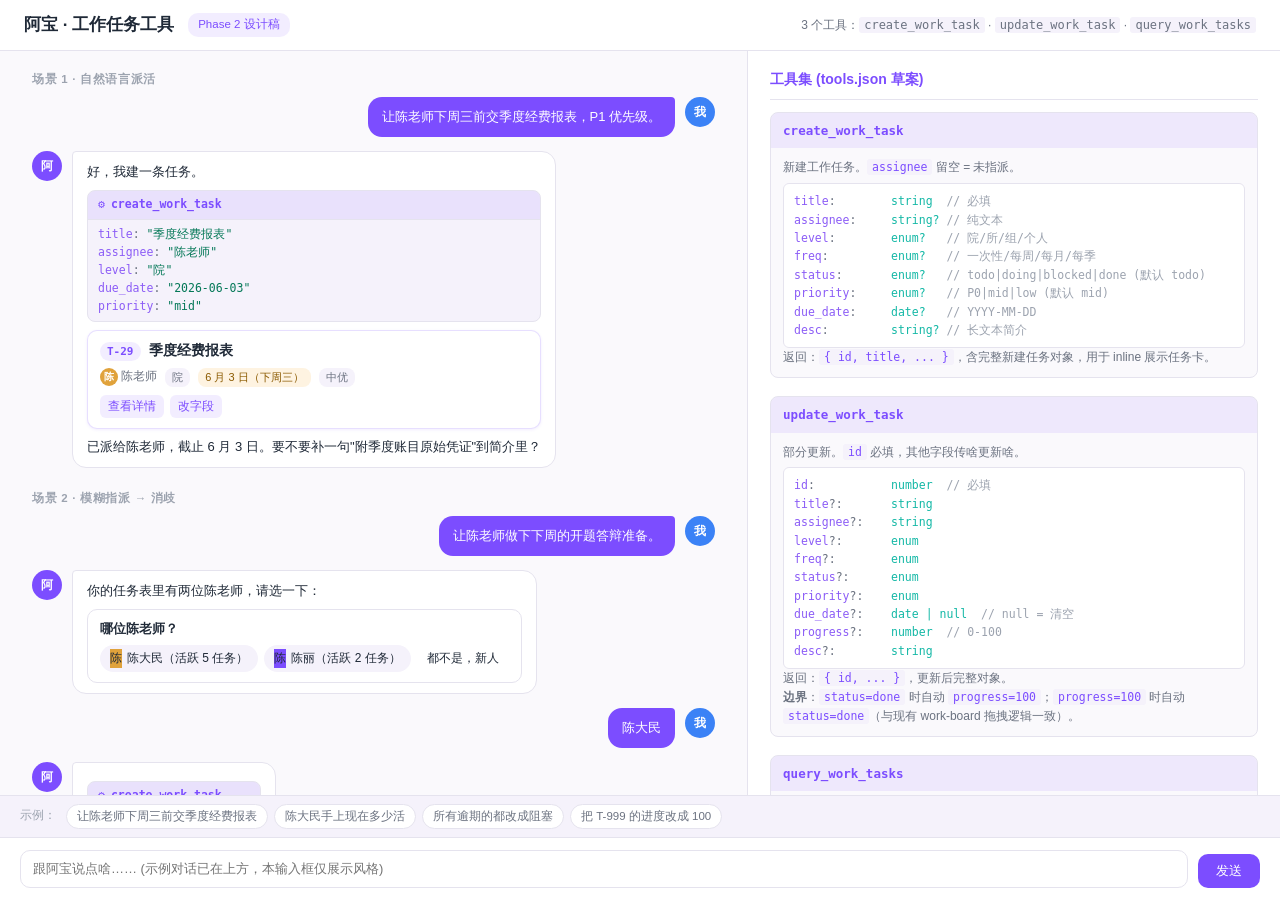
<file: frontend/work-tools-preview.html>
<!DOCTYPE html>
<html lang="zh-CN">
<head>
<meta charset="UTF-8">
<meta name="viewport" content="width=device-width, initial-scale=1.0">
<title>阿宝接入 work_task 工具 · 设计稿</title>
<style>
  :root {
    --bg: #FAF9FC;
    --bg-card: #FFFFFF;
    --bg-elev: #F5F2FB;
    --bg-elev-2: #EFEAF7;
    --border: #E5E3EE;
    --border-strong: #D4D0E0;
    --text: #1F2937;
    --text-mute: #6B7280;
    --text-faint: #9CA3AF;
    --primary: #7C4DFF;
    --primary-soft: rgba(124, 77, 255, 0.10);
    --primary-strong: rgba(124, 77, 255, 0.18);
    --danger: #E11D48;
    --danger-soft: rgba(225, 29, 72, 0.10);
    --warn: #F59E0B;
    --warn-soft: rgba(245, 158, 11, 0.12);
    --ok: #10B981;
    --ok-soft: rgba(16, 185, 129, 0.10);
    --avatar-1: #7C4DFF; --avatar-2: #14B8A6; --avatar-3: #E0A23B; --avatar-4: #3B82F6;
    --shadow: 0 1px 2px rgba(15, 15, 30, 0.04), 0 4px 12px rgba(15, 15, 30, 0.06);
  }
  * { box-sizing: border-box; margin: 0; padding: 0; }
  html, body { background: var(--bg); color: var(--text); font: 13.5px/1.55 -apple-system, BlinkMacSystemFont, "PingFang SC", "Microsoft YaHei", sans-serif; height: 100%; overflow: hidden; }
  body { display: flex; flex-direction: column; height: 100vh; }

  /* 顶栏 */
  .topbar {
    padding: 12px 24px; border-bottom: 1px solid var(--border);
    display: flex; align-items: center; gap: 14px;
    background: var(--bg-card);
  }
  .topbar h1 { font-size: 17px; font-weight: 600; }
  .topbar .tag {
    background: var(--primary-soft); color: var(--primary);
    padding: 3px 10px; border-radius: 10px; font-size: 11.5px; font-weight: 500;
  }
  .topbar .spacer { flex: 1; }
  .topbar .meta { color: var(--text-mute); font-size: 12px; }

  /* 主区：左聊天 + 右工具 spec */
  .main { display: flex; flex: 1; overflow: hidden; }
  .chat-pane {
    flex: 1.4; overflow-y: auto;
    padding: 20px 32px;
  }
  .tools-pane {
    flex: 1; overflow-y: auto;
    background: var(--bg-card);
    border-left: 1px solid var(--border);
    padding: 18px 22px;
  }

  /* 聊天 */
  .scene-label {
    margin: 22px 0 8px;
    font-size: 11.5px; color: var(--text-faint);
    letter-spacing: 0.06em; text-transform: uppercase; font-weight: 600;
  }
  .scene-label:first-child { margin-top: 0; }
  .msg {
    display: flex; gap: 10px; margin-bottom: 14px;
    max-width: 90%;
  }
  .msg .av {
    width: 30px; height: 30px; border-radius: 50%;
    flex-shrink: 0;
    display: inline-flex; align-items: center; justify-content: center;
    color: white; font-weight: 600; font-size: 12px;
  }
  .msg.user { flex-direction: row-reverse; margin-left: auto; }
  .msg.user .av { background: var(--avatar-4); }
  .msg.user .bubble {
    background: var(--primary); color: white;
    border-radius: 14px 4px 14px 14px;
  }
  .msg.abao .av { background: var(--avatar-1); }
  .msg.abao .bubble {
    background: var(--bg-card);
    border: 1px solid var(--border);
    border-radius: 4px 14px 14px 14px;
  }
  .bubble {
    padding: 10px 14px;
    max-width: 580px;
    line-height: 1.55;
    font-size: 13px;
  }
  .bubble p + p { margin-top: 6px; }
  .bubble code {
    background: rgba(0,0,0,0.06); padding: 1px 5px; border-radius: 3px;
    font-family: ui-monospace, monospace; font-size: 12px;
  }
  .msg.user .bubble code { background: rgba(255,255,255,0.18); color: white; }

  /* 工具调用展示（阿宝消息内嵌） */
  .tool-call {
    margin: 8px 0 0;
    background: var(--bg-elev);
    border: 1px solid var(--border);
    border-radius: 8px;
    font-family: ui-monospace, "SF Mono", monospace;
    font-size: 11.5px;
    overflow: hidden;
  }
  .tool-call .head {
    padding: 5px 10px; background: var(--primary-soft);
    color: var(--primary); font-weight: 600;
    display: flex; align-items: center; gap: 6px;
    border-bottom: 1px solid var(--border);
  }
  .tool-call .head::before { content: '⚙'; }
  .tool-call .body {
    padding: 6px 10px; color: var(--text-mute);
    white-space: pre-wrap; word-break: break-all;
  }
  .tool-call .body .k { color: #8B5CF6; }
  .tool-call .body .v { color: var(--text); }
  .tool-call .body .s { color: #047857; } /* string */

  /* 工具返回结果：任务卡 */
  .task-card {
    margin: 8px 0 0;
    background: var(--bg-card);
    border: 1px solid var(--primary-strong);
    border-radius: 10px;
    padding: 10px 12px;
    box-shadow: 0 1px 3px rgba(124, 77, 255, 0.10);
  }
  .task-card .tc-head {
    display: flex; align-items: center; gap: 8px;
    margin-bottom: 6px;
  }
  .task-card .tid {
    background: var(--primary-soft); color: var(--primary);
    padding: 1px 7px; border-radius: 10px; font-size: 11px;
    font-family: ui-monospace, monospace; font-weight: 600;
  }
  .task-card .tt {
    flex: 1; font-weight: 600; font-size: 13.5px;
  }
  .task-card .tc-meta {
    display: flex; gap: 8px; flex-wrap: wrap;
    font-size: 11.5px; color: var(--text-mute);
  }
  .task-card .pill {
    padding: 1px 7px; border-radius: 8px; font-size: 11px;
    background: var(--bg-elev);
  }
  .task-card .pill.due-soon { background: var(--warn-soft); color: #8B5A00; }
  .task-card .pill.overdue { background: var(--danger-soft); color: var(--danger); font-weight: 600; }
  .task-card .pill.p0 { background: var(--warn-soft); color: #8B5A00; font-weight: 600; }
  .task-card .av-mini {
    width: 18px; height: 18px; border-radius: 50%;
    display: inline-flex; align-items: center; justify-content: center;
    color: white; font-weight: 600; font-size: 10px;
  }
  .task-card .actions {
    margin-top: 8px;
    display: flex; gap: 6px;
  }
  .task-card .actions a {
    color: var(--primary); font-size: 12px; cursor: pointer;
    padding: 2px 8px; border-radius: 6px;
    background: var(--primary-soft);
    text-decoration: none;
  }
  .task-card .actions a:hover { background: var(--primary-strong); }

  /* 列表卡（query 返回） */
  .list-card {
    margin: 8px 0 0;
    background: var(--bg-card);
    border: 1px solid var(--border);
    border-radius: 10px;
    overflow: hidden;
  }
  .list-card .lc-summary {
    padding: 8px 12px;
    background: var(--bg-elev);
    font-size: 12px;
    color: var(--text-mute);
    border-bottom: 1px solid var(--border);
    display: flex; gap: 12px;
  }
  .list-card .lc-summary strong { color: var(--text); }
  .list-card .lc-row {
    padding: 8px 12px;
    display: flex; align-items: center; gap: 8px;
    border-bottom: 1px solid var(--border);
    font-size: 12.5px;
  }
  .list-card .lc-row:last-child { border-bottom: 0; }
  .list-card .lc-row:hover { background: var(--bg-elev); }
  .list-card .lc-row .tid {
    background: var(--bg-elev); color: var(--text-mute);
    padding: 0 5px; border-radius: 6px; font-size: 10.5px;
    font-family: ui-monospace, monospace;
  }
  .list-card .lc-row .tt { flex: 1; }
  .list-card .lc-row .pill { padding: 0 6px; border-radius: 8px; font-size: 10.5px; background: var(--bg-elev); }

  /* 确认卡 */
  .confirm-card {
    margin: 8px 0 0;
    background: var(--warn-soft);
    border: 1px solid var(--warn);
    border-radius: 10px;
    padding: 10px 12px;
    color: #8B5A00;
  }
  .confirm-card .cc-q { font-weight: 600; margin-bottom: 8px; }
  .confirm-card .cc-btns { display: flex; gap: 8px; }
  .confirm-card button {
    padding: 4px 14px;
    border-radius: 6px;
    border: 1px solid;
    cursor: pointer;
    font-size: 12px;
    font-weight: 500;
  }
  .confirm-card .ok {
    background: var(--primary); color: white; border-color: var(--primary);
  }
  .confirm-card .no {
    background: white; color: var(--text-mute); border-color: var(--border-strong);
  }

  /* 消歧卡 */
  .disambig-card {
    margin: 8px 0 0;
    background: var(--bg-card);
    border: 1px solid var(--border);
    border-radius: 10px;
    padding: 10px 12px;
  }
  .disambig-card .dc-q { font-weight: 600; margin-bottom: 6px; font-size: 12.5px; }
  .disambig-card .dc-opts { display: flex; gap: 6px; flex-wrap: wrap; }
  .disambig-card .dc-opt {
    padding: 4px 10px;
    background: var(--bg-elev);
    border-radius: 14px;
    cursor: pointer;
    font-size: 12px;
    display: inline-flex; align-items: center; gap: 5px;
  }
  .disambig-card .dc-opt:hover { background: var(--primary-soft); color: var(--primary); }

  /* 错误卡 */
  .error-card {
    margin: 8px 0 0;
    background: var(--danger-soft);
    border: 1px solid var(--danger);
    border-radius: 10px;
    padding: 10px 12px;
    color: var(--danger);
    font-size: 12.5px;
  }

  /* 输入区 */
  .composer {
    border-top: 1px solid var(--border);
    background: var(--bg-card);
    padding: 12px 20px;
    display: flex; gap: 10px;
    align-items: flex-end;
  }
  .composer textarea {
    flex: 1;
    border: 1px solid var(--border);
    border-radius: 10px;
    padding: 8px 12px;
    font: inherit; font-size: 13px;
    resize: none;
    outline: 0;
    min-height: 38px; max-height: 100px;
    color: var(--text);
  }
  .composer textarea:focus {
    border-color: var(--primary);
    box-shadow: 0 0 0 3px var(--primary-soft);
  }
  .composer .send {
    padding: 8px 18px;
    background: var(--primary); color: white;
    border: 0; border-radius: 10px;
    font-size: 13px; font-weight: 500;
    cursor: pointer;
  }
  .composer .send:hover { filter: brightness(0.95); }

  .examples {
    padding: 8px 20px;
    display: flex; gap: 6px; flex-wrap: wrap;
    border-top: 1px solid var(--border);
    background: var(--bg-elev);
  }
  .examples .lbl { font-size: 11.5px; color: var(--text-faint); align-self: center; margin-right: 4px; }
  .examples button {
    padding: 4px 10px;
    background: var(--bg-card);
    border: 1px solid var(--border);
    border-radius: 14px;
    cursor: pointer;
    font-size: 11.5px;
    color: var(--text-mute);
  }
  .examples button:hover {
    border-color: var(--primary);
    color: var(--primary);
  }

  /* ── 右侧工具 spec 面板 ── */
  .tools-pane h2 {
    font-size: 14px; color: var(--primary); margin-bottom: 12px;
    padding-bottom: 8px; border-bottom: 1px solid var(--border);
  }
  .tool-spec {
    margin-bottom: 18px;
    background: var(--bg);
    border: 1px solid var(--border);
    border-radius: 8px;
    overflow: hidden;
  }
  .tool-spec .ts-head {
    padding: 8px 12px;
    background: var(--primary-soft);
    color: var(--primary);
    font-family: ui-monospace, monospace;
    font-weight: 600;
    font-size: 12.5px;
    display: flex; align-items: center; gap: 6px;
  }
  .tool-spec .ts-body {
    padding: 10px 12px;
    font-size: 12px; color: var(--text-mute);
    line-height: 1.55;
  }
  .tool-spec .ts-body code {
    background: var(--bg-elev);
    padding: 1px 5px;
    border-radius: 3px;
    font-family: ui-monospace, monospace;
    font-size: 11.5px;
    color: var(--primary);
  }
  .tool-spec .ts-params {
    margin-top: 6px;
    background: var(--bg-card);
    border: 1px solid var(--border);
    border-radius: 6px;
    padding: 8px 10px;
    font-family: ui-monospace, monospace;
    font-size: 11.5px;
    line-height: 1.6;
    color: var(--text-mute);
    white-space: pre;
    overflow-x: auto;
  }
  .tool-spec .ts-params .k { color: #8B5CF6; }
  .tool-spec .ts-params .t { color: #14B8A6; }
  .tool-spec .ts-params .c { color: var(--text-faint); }

  .design-note {
    margin-top: 16px;
    padding: 14px 16px;
    background: var(--bg);
    border: 1px dashed var(--border-strong);
    border-radius: 8px;
    font-size: 12px; color: var(--text-mute);
    line-height: 1.65;
  }
  .design-note h3 {
    margin-bottom: 8px; color: var(--primary); font-size: 12.5px;
  }
  .design-note ul { margin-left: 18px; }
  .design-note li { margin: 3px 0; }
  .design-note code {
    background: var(--bg-elev);
    padding: 1px 5px;
    border-radius: 3px;
    font-family: ui-monospace, monospace;
    font-size: 11px;
    color: var(--primary);
  }
</style>
</head>
<body>

<div class="topbar">
  <h1>阿宝 · 工作任务工具</h1>
  <span class="tag">Phase 2 设计稿</span>
  <div class="spacer"></div>
  <span class="meta">3 个工具：<code style="background:var(--bg-elev);padding:1px 5px;border-radius:3px;font-family:ui-monospace,monospace;font-size:12px">create_work_task</code> · <code style="background:var(--bg-elev);padding:1px 5px;border-radius:3px;font-family:ui-monospace,monospace;font-size:12px">update_work_task</code> · <code style="background:var(--bg-elev);padding:1px 5px;border-radius:3px;font-family:ui-monospace,monospace;font-size:12px">query_work_tasks</code></span>
</div>

<div class="main">
  <!-- ─── 左侧：对话流 ─── -->
  <div class="chat-pane" id="chatPane">

    <!-- 场景 1：自然语言派活 -->
    <div class="scene-label">场景 1 · 自然语言派活</div>

    <div class="msg user">
      <div class="av">我</div>
      <div class="bubble">让陈老师下周三前交季度经费报表，P1 优先级。</div>
    </div>
    <div class="msg abao">
      <div class="av">阿</div>
      <div class="bubble">
        <p>好，我建一条任务。</p>
        <div class="tool-call">
          <div class="head">create_work_task</div>
          <div class="body"><span class="k">title</span>: <span class="s">"季度经费报表"</span>
<span class="k">assignee</span>: <span class="s">"陈老师"</span>
<span class="k">level</span>: <span class="s">"院"</span>
<span class="k">due_date</span>: <span class="s">"2026-06-03"</span>
<span class="k">priority</span>: <span class="s">"mid"</span></div>
        </div>
        <div class="task-card">
          <div class="tc-head">
            <span class="tid">T-29</span>
            <span class="tt">季度经费报表</span>
          </div>
          <div class="tc-meta">
            <span><span class="av-mini" style="background:var(--avatar-3)">陈</span> 陈老师</span>
            <span class="pill">院</span>
            <span class="pill due-soon">6 月 3 日（下周三）</span>
            <span class="pill">中优</span>
          </div>
          <div class="actions">
            <a>查看详情</a>
            <a>改字段</a>
          </div>
        </div>
        <p style="margin-top:8px;">已派给陈老师，截止 6 月 3 日。要不要补一句"附季度账目原始凭证"到简介里？</p>
      </div>
    </div>

    <!-- 场景 2：模糊指派 → 消歧 -->
    <div class="scene-label">场景 2 · 模糊指派 → 消歧</div>

    <div class="msg user">
      <div class="av">我</div>
      <div class="bubble">让陈老师做下下周的开题答辩准备。</div>
    </div>
    <div class="msg abao">
      <div class="av">阿</div>
      <div class="bubble">
        <p>你的任务表里有两位陈老师，请选一下：</p>
        <div class="disambig-card">
          <div class="dc-q">哪位陈老师？</div>
          <div class="dc-opts">
            <span class="dc-opt"><span class="av-mini" style="background:var(--avatar-3)">陈</span> 陈大民（活跃 5 任务）</span>
            <span class="dc-opt"><span class="av-mini" style="background:var(--avatar-1)">陈</span> 陈丽（活跃 2 任务）</span>
            <span class="dc-opt" style="background:transparent">都不是，新人</span>
          </div>
        </div>
      </div>
    </div>

    <div class="msg user">
      <div class="av">我</div>
      <div class="bubble">陈大民</div>
    </div>
    <div class="msg abao">
      <div class="av">阿</div>
      <div class="bubble">
        <div class="tool-call">
          <div class="head">create_work_task</div>
          <div class="body"><span class="k">title</span>: <span class="s">"开题答辩准备"</span>
<span class="k">assignee</span>: <span class="s">"陈大民"</span>
<span class="k">due_date</span>: <span class="s">"2026-06-12"</span></div>
        </div>
        <div class="task-card">
          <div class="tc-head">
            <span class="tid">T-30</span>
            <span class="tt">开题答辩准备</span>
          </div>
          <div class="tc-meta">
            <span><span class="av-mini" style="background:var(--avatar-3)">陈</span> 陈大民</span>
            <span class="pill">2026-06-12</span>
          </div>
        </div>
      </div>
    </div>

    <!-- 场景 3：批量查询 -->
    <div class="scene-label">场景 3 · 批量查询负载</div>

    <div class="msg user">
      <div class="av">我</div>
      <div class="bubble">陈大民手上现在多少活</div>
    </div>
    <div class="msg abao">
      <div class="av">阿</div>
      <div class="bubble">
        <div class="tool-call">
          <div class="head">query_work_tasks</div>
          <div class="body"><span class="k">assignee</span>: <span class="s">"陈大民"</span>
<span class="k">status_not</span>: <span class="s">"done"</span></div>
        </div>
        <p>陈大民手上 5 条未完成：</p>
        <div class="list-card">
          <div class="lc-summary">
            <span>共 <strong>5</strong> 条</span>
            <span style="color:var(--danger)">⏰ <strong>1</strong> 逾期</span>
            <span style="color:#8B5A00">⚡ <strong>1</strong> P0</span>
          </div>
          <div class="lc-row">
            <span class="tid">T-15</span>
            <span class="tt">季度经费报表</span>
            <span class="pill" style="background:var(--danger-soft);color:var(--danger);font-weight:600">逾期 2 天</span>
          </div>
          <div class="lc-row">
            <span class="tid">T-22</span>
            <span class="tt">院评委会准备</span>
            <span class="pill" style="background:var(--warn-soft);color:#8B5A00;font-weight:600">P0</span>
            <span class="pill" style="background:var(--warn-soft);color:#8B5A00">今天</span>
          </div>
          <div class="lc-row"><span class="tid">T-29</span><span class="tt">季度经费报表（重复了？）</span><span class="pill">6/3</span></div>
          <div class="lc-row"><span class="tid">T-30</span><span class="tt">开题答辩准备</span><span class="pill">6/12</span></div>
          <div class="lc-row"><span class="tid">T-11</span><span class="tt">学生论文校对</span><span class="pill">下周</span></div>
        </div>
        <p style="margin-top:8px;">看了下：T-29 标题和 T-15 很像，可能是你刚才误派的重复？要不要合并或撤掉一个？</p>
      </div>
    </div>

    <!-- 场景 4：状态更新 -->
    <div class="scene-label">场景 4 · 状态更新（隐式查找）</div>

    <div class="msg user">
      <div class="av">我</div>
      <div class="bubble">复印资料那条标记完成</div>
    </div>
    <div class="msg abao">
      <div class="av">阿</div>
      <div class="bubble">
        <div class="tool-call">
          <div class="head">query_work_tasks</div>
          <div class="body"><span class="k">q</span>: <span class="s">"复印资料"</span></div>
        </div>
        <div class="tool-call">
          <div class="head">update_work_task</div>
          <div class="body"><span class="k">id</span>: <span class="v">4</span>
<span class="k">status</span>: <span class="s">"done"</span>
<span class="k">progress</span>: <span class="v">100</span></div>
        </div>
        <p>✓ T-4「复印资料」已标记完成。</p>
      </div>
    </div>

    <!-- 场景 5：批量操作 + 二次确认 -->
    <div class="scene-label">场景 5 · 批量操作（强制二次确认）</div>

    <div class="msg user">
      <div class="av">我</div>
      <div class="bubble">所有逾期的都改成阻塞状态</div>
    </div>
    <div class="msg abao">
      <div class="av">阿</div>
      <div class="bubble">
        <div class="tool-call">
          <div class="head">query_work_tasks</div>
          <div class="body"><span class="k">has_overdue</span>: <span class="v">true</span></div>
        </div>
        <p>找到 3 条逾期任务：</p>
        <div class="list-card">
          <div class="lc-row"><span class="tid">T-15</span><span class="tt">季度经费报表</span><span class="pill" style="background:var(--danger-soft);color:var(--danger)">陈大民 · 逾期 2 天</span></div>
          <div class="lc-row"><span class="tid">T-10</span><span class="tt">数据分析（项目甲）</span><span class="pill" style="background:var(--danger-soft);color:var(--danger)">赵研究员 · 逾期 5 天</span></div>
          <div class="lc-row"><span class="tid">T-11</span><span class="tt">实验设计文档</span><span class="pill" style="background:var(--danger-soft);color:var(--danger)">赵研究员 · 逾期 1 天</span></div>
        </div>
        <div class="confirm-card">
          <div class="cc-q">确认把这 3 条全部改成「阻塞」吗？</div>
          <div class="cc-btns">
            <button class="ok">确认全部改</button>
            <button class="no">取消</button>
            <button class="no">让我先看下</button>
          </div>
        </div>
      </div>
    </div>

    <!-- 场景 6：参数缺失 → 顺手补 -->
    <div class="scene-label">场景 6 · 参数不全 → 友好补全</div>

    <div class="msg user">
      <div class="av">我</div>
      <div class="bubble">加个任务：买年货</div>
    </div>
    <div class="msg abao">
      <div class="av">阿</div>
      <div class="bubble">
        <p>这听着不像工作任务表的事——更像生活琐事？</p>
        <p>要不发到 todo 里？或者你想强调"这是个工作"的话告诉我下：派给谁、什么截止？</p>
        <p style="font-size:11.5px; color:var(--text-faint); margin-top:6px;">（小提示：工作任务表的 assignee 是必填字段，留空会归到「未指派」卡。）</p>
      </div>
    </div>

    <!-- 场景 7：错误处理 -->
    <div class="scene-label">场景 7 · 错误处理</div>

    <div class="msg user">
      <div class="av">我</div>
      <div class="bubble">把 T-999 的进度改成 100</div>
    </div>
    <div class="msg abao">
      <div class="av">阿</div>
      <div class="bubble">
        <div class="tool-call">
          <div class="head">update_work_task</div>
          <div class="body"><span class="k">id</span>: <span class="v">999</span>
<span class="k">progress</span>: <span class="v">100</span></div>
        </div>
        <div class="error-card">
          <strong>失败：</strong>任务 T-999 不存在（或已被删除）。
        </div>
        <p style="margin-top:8px;">最近的任务编号到 T-30，你是不是想说别的编号？或者标题搜一下？</p>
      </div>
    </div>

  </div>

  <!-- ─── 右侧：工具 spec ─── -->
  <div class="tools-pane">
    <h2>工具集 (tools.json 草案)</h2>

    <div class="tool-spec">
      <div class="ts-head">create_work_task</div>
      <div class="ts-body">
        新建工作任务。<code>assignee</code> 留空 = 未指派。
        <div class="ts-params"><span class="k">title</span>:        <span class="t">string</span>  <span class="c">// 必填</span>
<span class="k">assignee</span>:     <span class="t">string?</span> <span class="c">// 纯文本</span>
<span class="k">level</span>:        <span class="t">enum?</span>   <span class="c">// 院/所/组/个人</span>
<span class="k">freq</span>:         <span class="t">enum?</span>   <span class="c">// 一次性/每周/每月/每季</span>
<span class="k">status</span>:       <span class="t">enum?</span>   <span class="c">// todo|doing|blocked|done (默认 todo)</span>
<span class="k">priority</span>:     <span class="t">enum?</span>   <span class="c">// P0|mid|low (默认 mid)</span>
<span class="k">due_date</span>:     <span class="t">date?</span>   <span class="c">// YYYY-MM-DD</span>
<span class="k">desc</span>:         <span class="t">string?</span> <span class="c">// 长文本简介</span></div>
        返回：<code>{ id, title, ... }</code>，含完整新建任务对象，用于 inline 展示任务卡。
      </div>
    </div>

    <div class="tool-spec">
      <div class="ts-head">update_work_task</div>
      <div class="ts-body">
        部分更新。<code>id</code> 必填，其他字段传啥更新啥。
        <div class="ts-params"><span class="k">id</span>:           <span class="t">number</span>  <span class="c">// 必填</span>
<span class="k">title</span>?:       <span class="t">string</span>
<span class="k">assignee</span>?:    <span class="t">string</span>
<span class="k">level</span>?:       <span class="t">enum</span>
<span class="k">freq</span>?:        <span class="t">enum</span>
<span class="k">status</span>?:      <span class="t">enum</span>
<span class="k">priority</span>?:    <span class="t">enum</span>
<span class="k">due_date</span>?:    <span class="t">date | null</span>  <span class="c">// null = 清空</span>
<span class="k">progress</span>?:    <span class="t">number</span>  <span class="c">// 0-100</span>
<span class="k">desc</span>?:        <span class="t">string</span></div>
        返回：<code>{ id, ... }</code>，更新后完整对象。<br>
        <strong>边界</strong>：<code>status=done</code> 时自动 <code>progress=100</code>；<code>progress=100</code> 时自动 <code>status=done</code>（与现有 work-board 拖拽逻辑一致）。
      </div>
    </div>

    <div class="tool-spec">
      <div class="ts-head">query_work_tasks</div>
      <div class="ts-body">
        查询任务列表。所有筛选条件 AND；不传则返回最近 10 条。
        <div class="ts-params"><span class="k">q</span>?:           <span class="t">string</span>  <span class="c">// 标题/简介模糊搜</span>
<span class="k">assignee</span>?:    <span class="t">string</span>  <span class="c">// 精确</span>
<span class="k">level</span>?:       <span class="t">enum</span>
<span class="k">status</span>?:      <span class="t">enum</span>     <span class="c">// 单值</span>
<span class="k">status_not</span>?:  <span class="t">enum</span>     <span class="c">// 排除该 status (常用: 排除 done)</span>
<span class="k">priority</span>?:    <span class="t">enum</span>
<span class="k">due_before</span>?:  <span class="t">date</span>     <span class="c">// 截止日 ≤</span>
<span class="k">due_after</span>?:   <span class="t">date</span>     <span class="c">// 截止日 ≥</span>
<span class="k">has_overdue</span>?: <span class="t">boolean</span>  <span class="c">// = due_before(today) AND status≠done</span>
<span class="k">limit</span>?:       <span class="t">number</span>   <span class="c">// 默认 10, 最大 50</span></div>
        返回：<code>{ count, tasks: [...], summary: { overdue, p0, by_status } }</code>。<br>
        <strong>summary</strong> 让阿宝可以一句话概述："5 条未完成，1 条逾期，1 条 P0"。
      </div>
    </div>

    <div class="design-note">
      <h3>设计要点（PM 草稿）</h3>
      <ul>
        <li><strong>3 个工具足够</strong>：CRUD 的 D（删除）由 update_work_task 改 status 或表格 UI 走，不开 LLM delete 口子，避免误删。</li>
        <li><strong>不引入 batch_update</strong>：批量操作走「query → 逐条 update + 二次确认」，慢一点但安全（场景 5）。Phase 3 视使用频率再决定要不要 <code>update_work_tasks</code>。</li>
        <li><strong>消歧策略</strong>（场景 2）：assignee 是文本字段，阿宝看历史 assignee 集合，找 fuzzy 匹配 &gt;1 时弹候选；候选数据从 <code>query_work_tasks</code> 的隐式聚合得到。</li>
        <li><strong>系统 prompt</strong> 要加：① 工作任务 vs 个人 todo 的区别（场景 6）；② 批量操作必须二次确认；③ 找不到任务时建议搜标题而不是猜编号（场景 7）。</li>
        <li><strong>UI 内嵌任务卡</strong>：阿宝消息里 inline 显示 <code>task-card</code>，点击 → 打开抽屉（复用 T-100）；列表 <code>list-card</code> 点击行 → 同样开抽屉。</li>
        <li><strong>跨端一致</strong>：工具名 / 参数必须与 ergouPM 的 <code>llm/tools.json</code> 一致，Android / 鸿蒙后续接入用同一份；按 ADR-004 命名规范。</li>
        <li><strong>实施分两步</strong>：① 后端 tool dispatch（Rust 端在 <code>routes/chat.rs</code> tool 循环里 match 新工具，3 个 handler 直接调 work_tasks/columns 现有 service）；② 前端聊天面板内嵌 task-card / list-card 渲染逻辑。后端独立可测，前端独立可测。</li>
        <li><strong>同步要求</strong>：完工时 <code>llm/tools.json</code> 必须 update（铁律），不只是 Web 端 hardcode。</li>
      </ul>
    </div>
  </div>
</div>

<div class="examples">
  <span class="lbl">示例：</span>
  <button>让陈老师下周三前交季度经费报表</button>
  <button>陈大民手上现在多少活</button>
  <button>所有逾期的都改成阻塞</button>
  <button>把 T-999 的进度改成 100</button>
</div>

<div class="composer">
  <textarea placeholder="跟阿宝说点啥…… (示例对话已在上方，本输入框仅展示风格)" rows="1"></textarea>
  <button class="send">发送</button>
</div>

<script>
// 示例按钮点了把文本放到输入框（仅演示）
document.querySelectorAll('.examples button').forEach(b => {
  b.onclick = () => {
    document.querySelector('.composer textarea').value = b.textContent;
    document.querySelector('.composer textarea').focus();
  };
});
// textarea 自适应
const ta = document.querySelector('.composer textarea');
ta.addEventListener('input', () => {
  ta.style.height = 'auto';
  ta.style.height = Math.min(ta.scrollHeight, 100) + 'px';
});
</script>

</body>
</html>
</file>
<file: frontend/assets/css/patrol.css>
/* ==========================================================================
   Patrol System - 二狗值班 Visual Layer
   CSS classes follow patrol-interfaces.js section 8 naming conventions
   ========================================================================== */

/* --------------------------------------------------------------------------
   Layer Container
   -------------------------------------------------------------------------- */

#patrol-layer {
  position: fixed;
  top: 0;
  left: 0;
  width: 100vw;
  height: 100vh;
  pointer-events: none;
  z-index: 999;
  overflow: hidden;
}

/* --------------------------------------------------------------------------
   Base Paw Print
   -------------------------------------------------------------------------- */

/*
 * Heading system:
 *   SVG toes point UP (0deg). JS sets --paw-heading to match travel direction.
 *   --paw-mirror: 1 (left foot) or -1 (right foot, flips SVG horizontally).
 *   Keyframes compose: scaleX(mirror) × rotate(heading) × scale(bounce).
 */

.patrol-paw {
  --paw-heading: 0deg;
  --paw-mirror: 1;
  position: absolute;
  width: 32px;
  height: 32px;
  opacity: 0;
  pointer-events: none;
  will-change: opacity, transform;
  transform: scaleX(var(--paw-mirror)) rotate(var(--paw-heading));
}

/* Enhanced mode: blend with underlying content */
.patrol-enhanced .patrol-paw {
  mix-blend-mode: soft-light;
}

/* --------------------------------------------------------------------------
   Landing Animation
   -------------------------------------------------------------------------- */

.patrol-paw.landing {
  animation: patrol-land 0.15s ease-out forwards;
}

/* Ripple ring 1 */
.patrol-paw.landing::before {
  content: '';
  position: absolute;
  top: 50%;
  left: 50%;
  width: 100%;
  height: 100%;
  border: 1.5px solid currentColor;
  border-radius: 50%;
  transform: translate(-50%, -50%) scale(0.3);
  opacity: 0;
  animation: patrol-ripple 0.6s ease-out forwards;
  pointer-events: none;
}

/* Ripple ring 2 (delayed) */
.patrol-paw.landing::after {
  content: '';
  position: absolute;
  top: 50%;
  left: 50%;
  width: 100%;
  height: 100%;
  border: 1px solid currentColor;
  border-radius: 50%;
  transform: translate(-50%, -50%) scale(0.3);
  opacity: 0;
  animation: patrol-ripple 0.6s ease-out 0.1s forwards;
  pointer-events: none;
}

/* --------------------------------------------------------------------------
   Evaporate Animation
   -------------------------------------------------------------------------- */

.patrol-paw.evaporate {
  animation: patrol-evaporate 1.5s ease-in forwards;
}

/* --------------------------------------------------------------------------
   Breathe Animation (rest state paws)
   -------------------------------------------------------------------------- */

.patrol-paw.breathe {
  animation: patrol-breathe 3s ease-in-out infinite;
}

/* --------------------------------------------------------------------------
   Keyframes — use CSS custom props so heading+mirror persist through animation
   -------------------------------------------------------------------------- */

@keyframes patrol-ripple {
  0% {
    transform: translate(-50%, -50%) scale(0.3);
    opacity: 0.4;
  }
  100% {
    transform: translate(-50%, -50%) scale(2.5);
    opacity: 0;
  }
}

@keyframes patrol-land {
  0% {
    transform: scaleX(var(--paw-mirror)) rotate(var(--paw-heading)) scale(0);
    opacity: 0;
  }
  70% {
    transform: scaleX(var(--paw-mirror)) rotate(var(--paw-heading)) scale(1.1);
    opacity: 0.5;
  }
  100% {
    transform: scaleX(var(--paw-mirror)) rotate(var(--paw-heading)) scale(1);
    opacity: 0.5;
  }
}

@keyframes patrol-evaporate {
  0% {
    opacity: 0.5;
    transform: scaleX(var(--paw-mirror)) rotate(var(--paw-heading)) scale(1);
  }
  100% {
    opacity: 0;
    transform: scaleX(var(--paw-mirror)) rotate(var(--paw-heading)) scale(0.95);
  }
}

@keyframes patrol-breathe {
  0%, 100% {
    opacity: 0.3;
  }
  50% {
    opacity: 0.35;
  }
}

/* --------------------------------------------------------------------------
   Tab Icon States
   -------------------------------------------------------------------------- */

.tab-icon-patrol {
  width: 24px;
  height: 24px;
  transition: opacity 0.5s ease, transform 0.5s ease;
  vertical-align: middle;
  display: inline-block;
}

.tab-icon-patrol .paw-fill {
  fill: currentColor;
  transition: fill 0.3s ease, opacity 0.5s ease;
}

.tab-icon-patrol .paw-stroke {
  stroke: currentColor;
  stroke-width: 0.5;
  fill: none;
  opacity: 0;
  transition: opacity 0.5s ease;
}

/* 二狗外出值班 — 空心轮廓 + 歪头 */
.tab-icon-patrol.patrol-out {
  transform: rotate(2deg);
}

.tab-icon-patrol.patrol-out .paw-fill {
  opacity: 0;
}

.tab-icon-patrol.patrol-out .paw-stroke {
  opacity: 0.3;
}

/* 二狗回来中 */
.tab-icon-patrol.patrol-returning .paw-fill {
  opacity: 1;
}

.tab-icon-patrol.patrol-returning .paw-stroke {
  opacity: 0;
}

/* 回家脉冲 */
.tab-icon-patrol.patrol-pulse {
  animation: patrol-tab-pulse 0.3s ease-out;
}

@keyframes patrol-tab-pulse {
  0%   { transform: scale(1); }
  50%  { transform: scale(1.15); }
  100% { transform: scale(1); }
}

/* 聊天态: 呼吸灯 (等待回复) */
.tab-icon-patrol.patrol-breathing {
  animation: patrol-tab-breathe 2s ease-in-out infinite;
}

@keyframes patrol-tab-breathe {
  0%, 100% { opacity: 0.6; }
  50%      { opacity: 1; }
}

/* 聊天态: 微跳 (收到回复) */
.tab-icon-patrol.patrol-bounce {
  animation: patrol-tab-bounce 0.3s ease-out;
}

@keyframes patrol-tab-bounce {
  0%   { transform: translateY(0); }
  40%  { transform: translateY(-3px); }
  100% { transform: translateY(0); }
}

/* 关闭聊天: 点头 (爪印下压) */
.tab-icon-patrol.patrol-nod {
  animation: patrol-tab-nod 120ms ease-in-out;
}

@keyframes patrol-tab-nod {
  0%   { transform: translateY(0) scale(1); }
  50%  { transform: translateY(2px) scale(0.95); }
  100% { transform: translateY(0) scale(1); }
}

/* --------------------------------------------------------------------------
   Convergence Light Arc
   -------------------------------------------------------------------------- */

.patrol-arc {
  position: absolute;
  width: 6px;
  height: 6px;
  border-radius: 50%;
  background: currentColor;
  pointer-events: none;
  opacity: 0;
  will-change: transform, opacity;
}

/* --------------------------------------------------------------------------
   Phase 3: Interaction Styles
   -------------------------------------------------------------------------- */

/* Stamped paw (task completion acknowledgment) */
.patrol-paw.stamped {
  transform: translate(-50%, -50%) scale(1.2) rotate(var(--paw-heading)) scaleX(var(--paw-mirror));
  opacity: 0.7;
  filter: drop-shadow(0 0 4px rgba(99, 102, 241, 0.5));
  animation: patrol-stamp-in 0.25s ease-out forwards;
}

@keyframes patrol-stamp-in {
  0% { transform: translate(-50%, -50%) scale(0.5) rotate(var(--paw-heading)) scaleX(var(--paw-mirror)); opacity: 0; }
  60% { transform: translate(-50%, -50%) scale(1.35) rotate(var(--paw-heading)) scaleX(var(--paw-mirror)); opacity: 0.8; }
  100% { transform: translate(-50%, -50%) scale(1.2) rotate(var(--paw-heading)) scaleX(var(--paw-mirror)); opacity: 0.7; }
}

/* 踩凹 — 爪印落下时卡片短暂凹陷 */
.patrol-dent {
  box-shadow: inset 0 1px 2px rgba(0, 0, 0, 0.08) !important;
  transition: box-shadow 0.15s ease-in !important;
}

/* Abao thinking breathing light */
@keyframes abao-breathing {
  0%, 100% { opacity: 1; }
  50% { opacity: 0.5; }
}

.abao-thinking {
  animation: abao-breathing 2s ease-in-out infinite;
}

/* --------------------------------------------------------------------------
   Phase 4: Convergence Animation
   -------------------------------------------------------------------------- */

/* Convergence point — straight, clean, no fuss */
.patrol-arc {
  position: absolute;
  width: 4px;
  height: 4px;
  border-radius: 50%;
  background: var(--primary-color, #6366f1);
  pointer-events: none;
  z-index: 2;
  animation: patrol-arc-fly 0.35s cubic-bezier(0.4, 0, 0.2, 1) forwards;
}

@keyframes patrol-arc-fly {
  0% {
    left: var(--arc-from-x);
    top: var(--arc-from-y);
    opacity: 0.6;
  }
  100% {
    left: var(--arc-to-x);
    top: var(--arc-to-y);
    opacity: 0;
  }
}

/* Abao logo wiggle (leaving Abao tab) */
@keyframes abao-wiggle {
  0% { transform: rotate(0deg); }
  25% { transform: rotate(-3deg); }
  75% { transform: rotate(3deg); }
  100% { transform: rotate(0deg); }
}

.abao-wiggle {
  animation: abao-wiggle 0.3s ease-in-out;
}

/* --------------------------------------------------------------------------
   Reduced Motion
   -------------------------------------------------------------------------- */

@media (prefers-reduced-motion: reduce) {
  #patrol-layer {
    display: none !important;
  }

  .patrol-paw,
  .patrol-paw.landing,
  .patrol-paw.evaporate,
  .patrol-paw.breathe,
  .tab-icon-patrol.patrol-pulse,
  .tab-icon-patrol.patrol-breathing,
  .tab-icon-patrol.patrol-bounce,
  .patrol-arc {
    animation: none !important;
    transition: none !important;
  }

  .patrol-paw.landing::before,
  .patrol-paw.landing::after {
    animation: none !important;
    display: none;
  }
}
</file>
<file: frontend/assets/css/base.css>
/* ============================================
   BASE CSS - Shared styles for all platforms
   ============================================ */

/* CSS Variables - Light Theme (Default) */
:root {
    /* 品牌紫 —— 对齐 Android 端 (T-084) */
    --primary-color: #7C4DFF;
    --primary-hover: #6A3FE0;
    --primary-container: #EDE4FF;
    --on-primary-container: #1F0A5C;
    --primary-gradient: linear-gradient(135deg, #7C4DFF 0%, #5B2FD6 100%);
    --success-color: #27ae60;
    --warning-color: #e67e22;
    --danger-color: #e74c3c;
    --text-primary: #1C1B1F;
    --text-secondary: #49454F;
    --text-muted: #79747E;
    --bg-primary: #F6F4FB;
    --bg-secondary: #ffffff;
    --bg-card: #ffffff;
    --bg-input: #ffffff;
    --border-color: rgba(28, 27, 31, 0.12);
    --border-light: rgba(28, 27, 31, 0.06);
    --border-radius: 12px;
    --shadow-soft: 0 2px 10px rgba(28, 27, 31, 0.06);
    --shadow-medium: 0 4px 20px rgba(28, 27, 31, 0.08);
    --transition-fast: 0.2s ease;
    --transition-normal: 0.3s ease;

    /* Clear management foundation tokens (T-239) */
    --eg-surface-page: var(--bg-primary);
    --eg-surface: #ffffff;
    --eg-surface-muted: #f8fafc;
    --eg-surface-subtle: #fbfcfe;
    --eg-surface-raised: #ffffff;
    --eg-surface-overlay: #ffffff;
    --eg-border: rgba(28, 27, 31, 0.12);
    --eg-border-subtle: rgba(28, 27, 31, 0.07);
    --eg-border-strong: rgba(28, 27, 31, 0.2);
    --eg-radius-xs: 4px;
    --eg-radius-sm: 6px;
    --eg-radius-md: 8px;
    --eg-radius-lg: 10px;
    --eg-radius-xl: 12px;
    --eg-radius-pill: 999px;
    --eg-space-1: 4px;
    --eg-space-2: 8px;
    --eg-space-3: 12px;
    --eg-space-4: 16px;
    --eg-space-5: 20px;
    --eg-space-6: 24px;
    --eg-text-strong: var(--text-primary);
    --eg-text-body: var(--text-secondary);
    --eg-text-muted: var(--text-muted);
    --eg-text-faint: rgba(73, 69, 79, 0.72);
    --eg-font-size-xs: 12px;
    --eg-font-size-sm: 13px;
    --eg-font-size-md: 14px;
    --eg-line-height-tight: 1.25;
    --eg-line-height-body: 1.5;
    --eg-shadow-card: 0 1px 2px rgba(28, 27, 31, 0.04);
    --eg-shadow-raised: 0 4px 14px rgba(28, 27, 31, 0.08);
    --eg-shadow-overlay: 0 18px 48px rgba(28, 27, 31, 0.24);
    --eg-shadow-popover: 0 10px 30px rgba(28, 27, 31, 0.16);
    --eg-focus-ring: 0 0 0 3px rgba(var(--primary-color-rgb), 0.14);
    --eg-danger-strong: #b4233a;
    --eg-danger-surface: #fff1f3;

    /* Accent & semantic */
    --accent-color: #7C4DFF;
    --accent-hover: #6A3FE0;
    --complete-color: #10b981;
    --overlay-bg: rgba(28, 27, 31, 0.4);
    --hover-bg: rgba(124, 77, 255, 0.06);
    --primary-color-rgb: 124, 77, 255;
    --primary-rgb: 124, 77, 255;
}

/* Dark Theme */
[data-theme="dark"] {
    --primary-color: #B39DFF;
    --primary-hover: #C8B8FF;
    --primary-container: #3B1F7A;
    --on-primary-container: #EDE4FF;
    --primary-gradient: linear-gradient(135deg, #B39DFF 0%, #7C4DFF 100%);
    --success-color: #34d399;
    --warning-color: #fbbf24;
    --danger-color: #f87171;
    --text-primary: #f1f5f9;
    --text-secondary: #cbd5e1;
    --text-muted: #94a3b8;
    --bg-primary: #14131B;
    --bg-secondary: #1E1C26;
    --bg-card: #24222E;
    --bg-input: #1E1C26;
    --border-color: rgba(255, 255, 255, 0.12);
    --border-light: rgba(255, 255, 255, 0.06);
    --shadow-soft: 0 2px 10px rgba(0, 0, 0, 0.3);
    --shadow-medium: 0 4px 20px rgba(0, 0, 0, 0.4);
    --eg-surface-page: var(--bg-primary);
    --eg-surface: #24222E;
    --eg-surface-muted: #2d2a38;
    --eg-surface-subtle: #211f2a;
    --eg-surface-raised: #2b2936;
    --eg-surface-overlay: #2f2c3a;
    --eg-border: rgba(255, 255, 255, 0.12);
    --eg-border-subtle: rgba(255, 255, 255, 0.07);
    --eg-border-strong: rgba(255, 255, 255, 0.22);
    --eg-text-strong: var(--text-primary);
    --eg-text-body: var(--text-secondary);
    --eg-text-muted: var(--text-muted);
    --eg-text-faint: rgba(203, 213, 225, 0.7);
    --eg-shadow-card: 0 1px 2px rgba(0, 0, 0, 0.24);
    --eg-shadow-raised: 0 4px 14px rgba(0, 0, 0, 0.32);
    --eg-shadow-overlay: 0 18px 48px rgba(0, 0, 0, 0.48);
    --eg-shadow-popover: 0 10px 30px rgba(0, 0, 0, 0.4);
    --eg-focus-ring: 0 0 0 3px rgba(var(--primary-color-rgb), 0.22);
    --eg-danger-strong: #fb7185;
    --eg-danger-surface: rgba(248, 113, 113, 0.12);

    --accent-color: #B39DFF;
    --accent-hover: #C8B8FF;
    --complete-color: #34d399;
    --overlay-bg: rgba(0, 0, 0, 0.6);
    --hover-bg: rgba(179, 157, 255, 0.08);
    --primary-color-rgb: 179, 157, 255;
    --primary-rgb: 179, 157, 255;
}

/* Auto dark mode based on system preference */
@media (prefers-color-scheme: dark) {
    :root:not([data-theme="light"]) {
        --primary-color: #B39DFF;
        --primary-hover: #C8B8FF;
        --primary-container: #3B1F7A;
        --on-primary-container: #EDE4FF;
        --primary-gradient: linear-gradient(135deg, #B39DFF 0%, #7C4DFF 100%);
        --success-color: #34d399;
        --warning-color: #fbbf24;
        --danger-color: #f87171;
        --text-primary: #f1f5f9;
        --text-secondary: #cbd5e1;
        --text-muted: #94a3b8;
        --bg-primary: #14131B;
        --bg-secondary: #1E1C26;
        --bg-card: #24222E;
        --bg-input: #1E1C26;
        --border-color: rgba(255, 255, 255, 0.12);
        --border-light: rgba(255, 255, 255, 0.06);
        --shadow-soft: 0 2px 10px rgba(0, 0, 0, 0.3);
        --shadow-medium: 0 4px 20px rgba(0, 0, 0, 0.4);
        --eg-surface-page: var(--bg-primary);
        --eg-surface: #24222E;
        --eg-surface-muted: #2d2a38;
        --eg-surface-subtle: #211f2a;
        --eg-surface-raised: #2b2936;
        --eg-surface-overlay: #2f2c3a;
        --eg-border: rgba(255, 255, 255, 0.12);
        --eg-border-subtle: rgba(255, 255, 255, 0.07);
        --eg-border-strong: rgba(255, 255, 255, 0.22);
        --eg-text-strong: var(--text-primary);
        --eg-text-body: var(--text-secondary);
        --eg-text-muted: var(--text-muted);
        --eg-text-faint: rgba(203, 213, 225, 0.7);
        --eg-shadow-card: 0 1px 2px rgba(0, 0, 0, 0.24);
        --eg-shadow-raised: 0 4px 14px rgba(0, 0, 0, 0.32);
        --eg-shadow-overlay: 0 18px 48px rgba(0, 0, 0, 0.48);
        --eg-shadow-popover: 0 10px 30px rgba(0, 0, 0, 0.4);
        --eg-focus-ring: 0 0 0 3px rgba(var(--primary-color-rgb), 0.22);
        --eg-danger-strong: #fb7185;
        --eg-danger-surface: rgba(248, 113, 113, 0.12);

        --accent-color: #B39DFF;
        --accent-hover: #C8B8FF;
        --complete-color: #34d399;
        --overlay-bg: rgba(0, 0, 0, 0.6);
        --hover-bg: rgba(179, 157, 255, 0.08);
        --primary-color-rgb: 179, 157, 255;
        --primary-rgb: 179, 157, 255;
    }
}

/* Reset & Base */
* {
    margin: 0;
    padding: 0;
    box-sizing: border-box;
}

html {
    font-size: 16px;
    -webkit-tap-highlight-color: transparent;
}

body {
    font-family: -apple-system, BlinkMacSystemFont, 'Segoe UI', Roboto, 'Helvetica Neue', Arial, sans-serif;
    background: var(--bg-primary);
    color: var(--text-primary);
    line-height: 1.5;
    min-height: 100vh;
    overflow-x: hidden;
}

/* Toast Notifications */
.toast-container {
    position: fixed;
    top: 20px;
    right: 20px;
    z-index: 10000;
    display: flex;
    flex-direction: column;
    gap: 8px;
}

.toast {
    padding: 12px 20px;
    border-radius: 8px;
    color: white;
    font-size: 0.9rem;
    font-weight: 500;
    animation: toastIn 0.3s ease;
    box-shadow: var(--shadow-medium);
}

/* 鼠标附近显示的 toast */
.toast-at-mouse {
    position: fixed;
    z-index: 10001;
    animation: toastPopIn 0.25s ease;
    pointer-events: none;
}

.toast-success {
    background: linear-gradient(135deg, #27ae60 0%, #2ecc71 100%);
}

.toast-error {
    background: linear-gradient(135deg, #e74c3c 0%, #c0392b 100%);
}

.toast-hide {
    animation: toastOut 0.3s ease forwards;
}

.toast-at-mouse.toast-hide {
    animation: toastPopOut 0.25s ease forwards;
}

@keyframes toastIn {
    from { opacity: 0; transform: translateX(50px); }
    to { opacity: 1; transform: translateX(0); }
}

@keyframes toastPopIn {
    from { opacity: 0; transform: scale(0.8) translateY(10px); }
    to { opacity: 1; transform: scale(1) translateY(0); }
}

@keyframes toastPopOut {
    from { opacity: 1; transform: scale(1); }
    to { opacity: 0; transform: scale(0.8); }
}

@keyframes toastOut {
    from { opacity: 1; transform: translateX(0); }
    to { opacity: 0; transform: translateX(50px); }
}

/* Custom Confirm Dialog */
.confirm-overlay {
    position: fixed;
    top: 0;
    left: 0;
    right: 0;
    bottom: 0;
    background: rgba(0, 0, 0, 0.5);
    display: flex;
    align-items: center;
    justify-content: center;
    z-index: 10000;
    animation: confirmFadeIn 0.2s ease;
}

.confirm-dialog {
    background: var(--bg-card, white);
    border-radius: 12px;
    box-shadow: 0 8px 32px rgba(0, 0, 0, 0.3);
    min-width: 300px;
    max-width: 400px;
    overflow: hidden;
    animation: confirmSlideIn 0.25s ease;
}

.confirm-body {
    padding: 24px;
    font-size: 15px;
    line-height: 1.6;
    color: var(--text-primary, #333);
    text-align: center;
}

.confirm-actions {
    display: flex;
    border-top: 1px solid var(--border-light, #eee);
}

.confirm-btn {
    flex: 1;
    padding: 14px 20px;
    border: none;
    background: none;
    font-size: 15px;
    font-weight: 500;
    cursor: pointer;
    transition: background 0.2s ease;
}

.confirm-btn:first-child {
    border-right: 1px solid var(--border-light, #eee);
    color: var(--text-secondary, #666);
}

.confirm-btn:first-child:hover {
    background: var(--hover-bg, #f5f5f5);
}

.confirm-btn:last-child {
    color: var(--primary-color);
}

.confirm-btn:last-child:hover {
    background: rgba(var(--primary-color-rgb), 0.1);
}

.confirm-btn.danger:last-child {
    color: #e74c3c;
}

.confirm-btn.danger:last-child:hover {
    background: rgba(231, 76, 60, 0.1);
}

@keyframes confirmFadeIn {
    from { opacity: 0; }
    to { opacity: 1; }
}

@keyframes confirmSlideIn {
    from { opacity: 0; transform: scale(0.9) translateY(-20px); }
    to { opacity: 1; transform: scale(1) translateY(0); }
}

.confirm-overlay.confirm-hide {
    animation: confirmFadeOut 0.2s ease forwards;
}

.confirm-overlay.confirm-hide .confirm-dialog {
    animation: confirmSlideOut 0.2s ease forwards;
}

@keyframes confirmFadeOut {
    from { opacity: 1; }
    to { opacity: 0; }
}

@keyframes confirmSlideOut {
    from { opacity: 1; transform: scale(1); }
    to { opacity: 0; transform: scale(0.9); }
}

/* Common Button Styles */
.btn {
    display: inline-flex;
    align-items: center;
    justify-content: center;
    gap: 0.5rem;
    padding: 0.5rem 1rem;
    border: none;
    border-radius: 8px;
    font-size: 0.9rem;
    font-weight: 500;
    cursor: pointer;
    transition: all var(--transition-fast);
}

.btn-primary {
    background: var(--primary-gradient);
    color: white;
}

.btn-primary:hover {
    transform: translateY(-2px);
    box-shadow: 0 4px 12px rgba(102, 126, 234, 0.4);
}

.btn-secondary {
    background: rgba(var(--primary-color-rgb), 0.1);
    color: var(--primary-color);
    border: 1px solid rgba(102, 126, 234, 0.3);
}

.btn-danger {
    background: rgba(231, 76, 60, 0.1);
    color: var(--danger-color);
}

.btn-danger:hover {
    background: var(--danger-color);
    color: white;
}

/* Card Styles */
.card {
    background: var(--bg-card);
    border-radius: var(--border-radius);
    box-shadow: var(--shadow-soft);
    padding: 1rem;
}

/* Form Elements */
input, textarea, select {
    font-family: inherit;
    font-size: 1rem;
}

.input {
    width: 100%;
    padding: 0.75rem 1rem;
    border: 1px solid rgba(0, 0, 0, 0.1);
    border-radius: 8px;
    background: white;
    transition: all var(--transition-fast);
}

.input:focus {
    outline: none;
    border-color: var(--primary-color);
    box-shadow: 0 0 0 3px rgba(var(--primary-color-rgb), 0.1);
}

/* Empty State */
.empty-state {
    text-align: center;
    padding: 3rem 1rem;
    color: var(--text-muted);
}

.empty-state-icon {
    font-size: 3rem;
    margin-bottom: 1rem;
    opacity: 0.5;
}

.empty-state-text {
    font-size: 1rem;
}

/* Loading Spinner */
.spinner {
    width: 24px;
    height: 24px;
    border: 3px solid rgba(var(--primary-color-rgb), 0.2);
    border-top-color: var(--primary-color);
    border-radius: 50%;
    animation: spin 0.8s linear infinite;
}

@keyframes spin {
    to { transform: rotate(360deg); }
}

/* Shared animations (canonical definitions) */
@keyframes fadeIn {
    from { opacity: 0; }
    to { opacity: 1; }
}

@keyframes slideUp {
    from { opacity: 0; transform: translateY(20px); }
    to { opacity: 1; transform: translateY(0); }
}

@keyframes slideDown {
    from { opacity: 0; transform: translateY(-10px); }
    to { opacity: 1; transform: translateY(0); }
}

/* Status Colors */
.status-pending { color: var(--warning-color); }
.status-ready { color: var(--primary-color); }
.status-done { color: var(--success-color); }

/* Utility Classes */
.text-center { text-align: center; }
.text-muted { color: var(--text-muted); }
.mt-1 { margin-top: 0.5rem; }
.mt-2 { margin-top: 1rem; }
.mb-1 { margin-bottom: 0.5rem; }
.mb-2 { margin-bottom: 1rem; }
.hidden { display: none !important; }

/* ============================================
   Header Particles Animation Canvas
   ============================================ */
.header-particles-canvas {
    position: absolute;
    top: 0;
    left: 0;
    width: 100%;
    height: 100%;
    pointer-events: none;
    z-index: 0;
}

/* 扩展粒子画布 - 覆盖顶栏+侧边栏的L形区域 */
.particles-canvas-extended {
    position: fixed;
    top: 0;
    left: 0;
    width: 100vw; /* 全屏宽度，支持L形区域 */
    height: 100vh;
    pointer-events: none;
    z-index: 1200; /* 在顶栏(z-index:1100)之上，使粒子可见 */
}

/* ============================================
   Theme Toggle Button
   ============================================ */
.theme-toggle {
    position: fixed;
    top: 60px; /* 调整到顶部导航栏(48px)下方 */
    right: 20px;
    width: 44px;
    height: 44px;
    border-radius: 50%;
    border: none;
    background: var(--bg-card);
    box-shadow: var(--shadow-medium);
    cursor: pointer;
    display: flex;
    align-items: center;
    justify-content: center;
    font-size: 1.3rem;
    z-index: 1000;
    transition: all var(--transition-fast);
}

.theme-toggle:hover {
    transform: scale(1.1);
}

.theme-toggle .icon-sun { display: none; }
.theme-toggle .icon-moon { display: block; }
[data-theme="dark"] .theme-toggle .icon-sun { display: block; }
[data-theme="dark"] .theme-toggle .icon-moon { display: none; }

/* ============================================
   Sync Status Indicator
   ============================================ */
.sync-status {
    position: fixed;
    bottom: 20px;
    left: 20px;
    display: flex;
    align-items: center;
    gap: 8px;
    padding: 8px 14px;
    background: var(--bg-card);
    border-radius: 20px;
    font-size: 0.75rem;
    color: var(--text-secondary);
    box-shadow: var(--shadow-soft);
    opacity: 0;
    transform: translateY(10px);
    transition: all 0.3s ease;
    z-index: 999;
}

.sync-status.visible {
    opacity: 1;
    transform: translateY(0);
}

.sync-status.syncing { color: var(--warning-color); }
.sync-status.synced { color: var(--success-color); }
.sync-status.error { color: var(--danger-color); }

.sync-dot {
    width: 8px;
    height: 8px;
    border-radius: 50%;
    background: currentColor;
}

.sync-status.syncing .sync-dot {
    animation: pulse 1s infinite;
}

@keyframes pulse {
    0%, 100% { opacity: 1; }
    50% { opacity: 0.4; }
}

/* ============================================
   Quick Add Bar
   ============================================ */
.quick-add-bar {
    position: fixed;
    bottom: 0;
    left: 160px;
    right: 0;
    padding: 12px 16px;
    padding-bottom: max(12px, env(safe-area-inset-bottom));
    background: var(--bg-card);
    border-top: 1px solid var(--border-color);
    display: flex;
    gap: 10px;
    align-items: center;
    z-index: 998;
    box-shadow: 0 -4px 20px rgba(0, 0, 0, 0.1);
    transition: left 0.3s ease;
}

/* 侧边栏收起时，quick-add-bar 扩展到左边 */
.quick-add-bar.expanded {
    left: 0;
}

.quick-add-input {
    flex: 1;
    padding: 12px 16px;
    border: 1px solid var(--border-color);
    border-radius: 25px;
    background: var(--bg-input);
    color: var(--text-primary);
    font-size: 0.95rem;
    outline: none;
    transition: all var(--transition-fast);
}

.quick-add-input:focus {
    border-color: var(--primary-color);
    box-shadow: 0 0 0 3px rgba(var(--primary-color-rgb), 0.15);
}

.quick-add-input::placeholder {
    color: var(--text-muted);
}

.quick-add-btn {
    width: 44px;
    height: 44px;
    border-radius: 50%;
    border: none;
    background: var(--primary-gradient);
    color: white;
    font-size: 1.5rem;
    cursor: pointer;
    display: flex;
    align-items: center;
    justify-content: center;
    transition: all var(--transition-fast);
}

.quick-add-btn:hover {
    transform: scale(1.1);
}

.quick-add-btn:active {
    transform: scale(0.95);
}

/* ============================================
   Search Bar
   ============================================ */
.search-container {
    position: relative;
    margin-bottom: 16px;
}

.search-input {
    width: 100%;
    padding: 12px 16px 12px 44px;
    border: 1px solid var(--border-color);
    border-radius: 25px;
    background: var(--bg-input);
    color: var(--text-primary);
    font-size: 0.95rem;
    outline: none;
    transition: all var(--transition-fast);
}

.search-input:focus {
    border-color: var(--primary-color);
    box-shadow: 0 0 0 3px rgba(var(--primary-color-rgb), 0.15);
}

.search-icon {
    position: absolute;
    left: 16px;
    top: 50%;
    transform: translateY(-50%);
    color: var(--text-muted);
    font-size: 1rem;
}

.search-clear {
    position: absolute;
    right: 12px;
    top: 50%;
    transform: translateY(-50%);
    width: 24px;
    height: 24px;
    border: none;
    background: var(--bg-secondary);
    border-radius: 50%;
    color: var(--text-muted);
    cursor: pointer;
    display: none;
    align-items: center;
    justify-content: center;
    font-size: 0.8rem;
}

.search-input:not(:placeholder-shown) + .search-icon + .search-clear {
    display: flex;
}

.search-highlight {
    background: rgba(102, 126, 234, 0.3);
    padding: 0 2px;
    border-radius: 2px;
}

/* ============================================
   Keyboard Shortcuts Modal
   ============================================ */
.shortcuts-modal {
    position: fixed;
    inset: 0;
    background: rgba(0, 0, 0, 0.6);
    display: flex;
    align-items: center;
    justify-content: center;
    z-index: 10001;
    opacity: 0;
    visibility: hidden;
    transition: all 0.3s ease;
}

.shortcuts-modal.visible {
    opacity: 1;
    visibility: visible;
}

.shortcuts-content {
    background: var(--bg-card);
    border-radius: 16px;
    padding: 24px;
    max-width: 400px;
    width: 90%;
    max-height: 80vh;
    overflow-y: auto;
}

.shortcuts-title {
    font-size: 1.2rem;
    font-weight: 600;
    color: var(--text-primary);
    margin-bottom: 16px;
    display: flex;
    align-items: center;
    gap: 8px;
}

.shortcut-item {
    display: flex;
    justify-content: space-between;
    align-items: center;
    padding: 10px 0;
    border-bottom: 1px solid var(--border-color);
}

.shortcut-item:last-child {
    border-bottom: none;
}

.shortcut-key {
    display: inline-flex;
    align-items: center;
    gap: 4px;
}

.shortcut-key kbd {
    background: var(--bg-secondary);
    border: 1px solid var(--border-color);
    border-radius: 4px;
    padding: 4px 8px;
    font-size: 0.8rem;
    font-family: monospace;
    color: var(--text-primary);
}

.shortcut-desc {
    color: var(--text-secondary);
    font-size: 0.9rem;
}

/* ============================================
   Weather Effect Toggle
   ============================================ */
.weather-toggle-fab {
    position: fixed;
    bottom: 145px;
    right: 20px;
    width: 48px;
    height: 48px;
    border-radius: 50%;
    border: none;
    background: linear-gradient(135deg, #74b9ff 0%, #0984e3 100%);
    color: white;
    font-size: 1.2rem;
    cursor: pointer;
    box-shadow: var(--shadow-medium);
    display: flex;
    flex-direction: column;
    align-items: center;
    justify-content: center;
    z-index: 997;
    transition: all var(--transition-fast);
    gap: 2px;
}

.weather-toggle-fab:hover {
    transform: scale(1.1);
}

.weather-toggle-fab.disabled {
    background: linear-gradient(135deg, #636e72 0%, #2d3436 100%);
    opacity: 0.7;
}

.weather-toggle-fab .weather-toggle-icon {
    font-size: 1.1rem;
    line-height: 1;
}

.weather-toggle-fab .weather-toggle-status {
    font-size: 10px;
    font-weight: 600;
    line-height: 1;
    opacity: 0.95;
}

.weather-toggle-fab.disabled .weather-toggle-status::after {
    content: 'OFF';
}

.weather-toggle-fab:not(.disabled) .weather-toggle-status::after {
    content: 'ON';
}

/* ============================================
   Pomodoro Timer
   ============================================ */
.pomodoro-fab {
    position: fixed;
    bottom: 80px;
    right: 20px;
    width: 56px;
    height: 56px;
    border-radius: 50%;
    border: none;
    background: var(--primary-gradient);
    color: white;
    font-size: 1.5rem;
    cursor: pointer;
    box-shadow: var(--shadow-medium);
    display: flex;
    align-items: center;
    justify-content: center;
    z-index: 997;
    transition: all var(--transition-fast);
}

.pomodoro-fab:hover {
    transform: scale(1.1);
}

.pomodoro-fab.active {
    background: var(--danger-color);
}

.pomodoro-panel {
    position: fixed;
    bottom: 150px;
    right: 20px;
    background: var(--bg-card);
    border-radius: 16px;
    padding: 20px;
    width: 200px;
    box-shadow: var(--shadow-medium);
    z-index: 996;
    opacity: 0;
    visibility: hidden;
    transform: translateY(10px);
    transition: all 0.3s ease;
}

.pomodoro-panel.visible {
    opacity: 1;
    visibility: visible;
    transform: translateY(0);
}

.pomodoro-time {
    font-size: 2.5rem;
    font-weight: 700;
    text-align: center;
    color: var(--text-primary);
    font-family: monospace;
}

.pomodoro-label {
    text-align: center;
    color: var(--text-muted);
    font-size: 0.85rem;
    margin-top: 4px;
}

.pomodoro-controls {
    display: flex;
    gap: 8px;
    margin-top: 16px;
}

.pomodoro-btn {
    flex: 1;
    padding: 10px;
    border: none;
    border-radius: 8px;
    font-size: 0.85rem;
    font-weight: 500;
    cursor: pointer;
    transition: all var(--transition-fast);
}

.pomodoro-btn-start {
    background: var(--success-color);
    color: white;
}

.pomodoro-btn-pause {
    background: var(--warning-color);
    color: white;
}

.pomodoro-btn-reset {
    background: var(--bg-secondary);
    color: var(--text-secondary);
}

/* ============================================
   Focus Mode
   ============================================ */
body.focus-mode .sidebar,
body.focus-mode .theme-toggle,
body.focus-mode .sync-status,
body.focus-mode .pomodoro-fab,
body.focus-mode .quick-add-bar,
body.focus-mode .mobile-nav {
    display: none !important;
}

body.focus-mode .main-content {
    margin-left: 0 !important;
    max-width: 100% !important;
}

.focus-mode-indicator {
    position: fixed;
    top: 20px;
    left: 50%;
    transform: translateX(-50%);
    background: var(--bg-card);
    padding: 8px 16px;
    border-radius: 20px;
    font-size: 0.85rem;
    color: var(--text-secondary);
    box-shadow: var(--shadow-soft);
    display: none;
    z-index: 1000;
}

body.focus-mode .focus-mode-indicator {
    display: flex;
    align-items: center;
    gap: 8px;
}

/* ============================================
   Statistics Card
   ============================================ */
.stats-card {
    background: var(--bg-card);
    border-radius: var(--border-radius);
    padding: 20px;
    margin-bottom: 16px;
}

.stats-header {
    display: flex;
    justify-content: space-between;
    align-items: center;
    margin-bottom: 16px;
}

.stats-title {
    font-size: 1rem;
    font-weight: 600;
    color: var(--text-primary);
}

.stats-grid {
    display: grid;
    grid-template-columns: repeat(4, 1fr);
    gap: 12px;
}

.stat-item {
    text-align: center;
    padding: 12px 8px;
    background: var(--bg-secondary);
    border-radius: 10px;
}

.stat-value {
    font-size: 1.5rem;
    font-weight: 700;
    color: var(--primary-color);
}

.stat-label {
    font-size: 0.75rem;
    color: var(--text-muted);
    margin-top: 4px;
}

/* ============================================
   Export/Import Buttons
   ============================================ */
.data-actions {
    display: flex;
    gap: 8px;
    margin-top: 16px;
}

.data-btn {
    flex: 1;
    display: flex;
    align-items: center;
    justify-content: center;
    gap: 6px;
    padding: 10px 16px;
    border: 1px solid var(--border-color);
    border-radius: 8px;
    background: var(--bg-secondary);
    color: var(--text-secondary);
    font-size: 0.85rem;
    cursor: pointer;
    transition: all var(--transition-fast);
}

.data-btn:hover {
    border-color: var(--primary-color);
    color: var(--primary-color);
}

/* ============================================
   Touch Drag Improvements
   ============================================ */
.task-item {
    touch-action: none;
    user-select: none;
    -webkit-user-select: none;
}

.task-content {
    flex: 1;
    min-width: 0;
}

.task-item.touch-dragging {
    opacity: 0.8;
    transform: scale(1.02);
    box-shadow: var(--shadow-medium);
}

/* ============================================
   Gesture Navigation Hint
   ============================================ */
.gesture-hint {
    position: fixed;
    bottom: 100px;
    left: 50%;
    transform: translateX(-50%);
    background: rgba(0, 0, 0, 0.7);
    color: white;
    padding: 10px 20px;
    border-radius: 25px;
    font-size: 0.85rem;
    opacity: 0;
    transition: opacity 0.3s ease;
    pointer-events: none;
    z-index: 1000;
}

.gesture-hint.visible {
    opacity: 1;
}

/* ============================================
   F401: Task Labels/Tags
   ============================================ */
.task-tags {
    display: flex;
    flex-wrap: wrap;
    gap: 4px;
    margin-top: 6px;
}

.task-tag {
    display: inline-flex;
    align-items: center;
    gap: 2px;
    padding: 2px 8px;
    background: rgba(var(--primary-color-rgb), 0.15);
    color: var(--primary-color);
    border-radius: 12px;
    font-size: 0.7rem;
    font-weight: 500;
}

.task-tag-remove {
    cursor: pointer;
    opacity: 0.6;
    font-size: 0.8rem;
    margin-left: 2px;
}

.task-tag-remove:hover {
    opacity: 1;
}

.tag-input-container {
    display: flex;
    flex-wrap: wrap;
    gap: 6px;
    padding: 10px;
    border: 1px solid var(--border-color);
    border-radius: 8px;
    background: var(--bg-input);
    min-height: 44px;
    align-items: center;
}

.tag-input {
    flex: 1;
    min-width: 100px;
    border: none;
    background: transparent;
    color: var(--text-primary);
    font-size: 0.9rem;
    outline: none;
}

.tag-input::placeholder {
    color: var(--text-muted);
}

.tag-chip {
    display: inline-flex;
    align-items: center;
    gap: 4px;
    padding: 4px 10px;
    background: var(--primary-color);
    color: white;
    border-radius: 16px;
    font-size: 0.8rem;
}

.tag-chip-remove {
    cursor: pointer;
    opacity: 0.8;
}

.tag-chip-remove:hover {
    opacity: 1;
}

.tag-suggestions {
    position: absolute;
    top: 100%;
    left: 0;
    right: 0;
    background: var(--bg-card);
    border: 1px solid var(--border-color);
    border-radius: 8px;
    box-shadow: var(--shadow-medium);
    max-height: 150px;
    overflow-y: auto;
    z-index: 100;
    display: none;
}

.tag-suggestions.visible {
    display: block;
}

.tag-suggestion {
    padding: 8px 12px;
    cursor: pointer;
    font-size: 0.9rem;
    color: var(--text-primary);
}

.tag-suggestion:hover {
    background: rgba(var(--primary-color-rgb), 0.1);
}

.tag-filter-bar {
    display: flex;
    gap: 8px;
    flex-wrap: wrap;
    margin-bottom: 12px;
}

.tag-filter-chip {
    display: inline-flex;
    align-items: center;
    gap: 4px;
    padding: 6px 12px;
    background: var(--bg-secondary);
    color: var(--text-secondary);
    border-radius: 16px;
    font-size: 0.8rem;
    cursor: pointer;
    border: 1px solid var(--border-color);
    transition: all var(--transition-fast);
}

.tag-filter-chip:hover {
    border-color: var(--primary-color);
    color: var(--primary-color);
}

.tag-filter-chip.active {
    background: var(--primary-color);
    color: white;
    border-color: var(--primary-color);
}
</file>
<file: frontend/assets/css/style.css>
/* Pending account banner */
.pending-banner {
    position: fixed;
    top: 0;
    left: 0;
    right: 0;
    z-index: 9999;
    background: #e6a817;
    color: #fff;
    text-align: center;
    padding: 10px 16px;
    font-size: 14px;
    font-weight: 500;
    line-height: 1.4;
    box-shadow: 0 2px 8px rgba(0,0,0,0.15);
}
.pending-banner ~ .container {
    margin-top: 44px;
}

/* Base styles (reset is in base.css) */

body {
    font-family: -apple-system, BlinkMacSystemFont, "Segoe UI", Roboto, "Helvetica Neue", Arial, sans-serif;
    line-height: 1.6;
    color: var(--text-primary);
    background: linear-gradient(135deg, #f5f7fa 0%, #c3cfe2 100%);
    min-height: 100vh;
}

/* Living Line Canvas */
#living-line {
    position: fixed;
    bottom: 0;
    left: 0;
    width: 100%;
    height: 50px;
    pointer-events: none;
    z-index: 1000;
}

/* Layout */
.container {
    display: flex;
    min-height: 100vh;
}

/* 左侧提示条 - 侧边栏收起时的视觉暗示 */
.sidebar-hint {
    position: fixed;
    left: 0;
    top: 48px;
    width: 5px;
    height: calc(100vh - 48px);
    background: linear-gradient(180deg,
        transparent 0%,
        rgba(var(--primary-color-rgb), 0.4) 15%,
        rgba(118, 75, 162, 0.7) 50%,
        rgba(var(--primary-color-rgb), 0.4) 85%,
        transparent 100%
    );
    opacity: 0;
    transition: opacity 0.5s ease;
    z-index: 999;
    pointer-events: none;
}

.sidebar-hint.visible {
    opacity: 1;
}

.hint-glow {
    position: absolute;
    left: 0;
    top: 0;
    width: 100%;
    height: 100%;
    background: linear-gradient(180deg,
        transparent 0%,
        rgba(var(--primary-color-rgb), 0.8) 20%,
        rgba(118, 75, 162, 1) 50%,
        rgba(var(--primary-color-rgb), 0.8) 80%,
        transparent 100%
    );
    animation: breathe 2.5s ease-in-out infinite;
}

@keyframes breathe {
    0%, 100% {
        opacity: 0.3;
        transform: scaleX(1);
        filter: blur(0px);
    }
    50% {
        opacity: 1;
        transform: scaleX(3);
        filter: blur(4px);
    }
}

/* 小宠物 */
.pet {
    position: fixed;
    top: 50%;
    width: 24px;
    height: 80px;
    cursor: pointer;
    z-index: 1001;
    display: flex;
    flex-direction: column;
    align-items: center;
    justify-content: center;
    gap: 6px;
    transition: left 0.5s cubic-bezier(0.4, 0, 0.2, 1),
                transform 0.5s cubic-bezier(0.4, 0, 0.2, 1),
                background 0.5s ease,
                border-radius 0.5s ease,
                box-shadow 0.5s ease,
                width 0.2s ease,
                opacity 0.2s ease;
}

/* 在侧边栏右边 - 直线贴着分界线，圆角向右凸出 */
.pet.at-sidebar {
    left: 160px;
    background: linear-gradient(180deg, rgba(255,255,255,0.15) 0%, rgba(255,255,255,0.05) 100%);
    border-radius: 0 16px 16px 0;
    box-shadow: 2px 0 15px rgba(0, 0, 0, 0.1);
    transform: translateY(-50%) scaleX(1);
}

/* 在侧边栏左边 - 镜像倒影，直线贴着分界线，圆角向左凸出 */
.pet.at-edge {
    left: 0;
    background: linear-gradient(180deg, var(--primary-color) 0%, var(--primary-color) 100%);
    border-radius: 0 16px 16px 0;
    box-shadow: 3px 0 20px rgba(var(--primary-color-rgb), 0.4);
    transform: translateY(-50%) scaleX(1);
}

/* 经过导航区域时瘦身 */
.pet.slim {
    width: 16px !important;
    opacity: 0.7;
}

.pet.slim .pet-eye {
    width: 3px;
    height: 6px;
}

/* 眼睛 */
.pet-eye {
    width: 4px;
    height: 10px;
    background: rgba(255, 255, 255, 0.6);
    border-radius: 2px;
    transition: all 0.15s ease;
}

.pet.at-sidebar .pet-eye {
    background: rgba(255, 255, 255, 0.5);
}

.pet.at-edge .pet-eye {
    background: rgba(255, 255, 255, 0.8);
}

/* 激活状态 - 眼睛变亮 */
.pet.active .pet-eye {
    background: white;
    height: 12px;
    box-shadow: 0 0 8px rgba(255, 255, 255, 0.5);
}

.pet.active .pet-eye:nth-child(2) {
    transform: translateX(3px);
}

/* 疯狂冲刺 - 眼睛抖动 */
.pet.excited .pet-eye {
    animation: petEyeShake 0.06s infinite;
    background: #fff;
    height: 14px;
    box-shadow: 0 0 12px rgba(255, 255, 255, 0.9);
}

.pet.excited .pet-eye:nth-child(1) { animation-delay: 0s; }
.pet.excited .pet-eye:nth-child(2) {
    animation-delay: 0.02s;
    transform: translateX(5px);
}
.pet.excited .pet-eye:nth-child(3) { animation-delay: 0.04s; }

@keyframes petEyeShake {
    0%, 100% { transform: translateY(0) scale(1); }
    50% { transform: translateY(-2px) scale(1.1); }
}

/* 悬停效果 */
.pet:hover:not(.slim) {
    width: 28px;
}

.pet.at-edge:hover {
    box-shadow: -4px 0 25px rgba(var(--primary-color-rgb), 0.6);
}

.pet.at-sidebar:hover:not(.slim) {
    background: linear-gradient(180deg, rgba(255,255,255,0.25) 0%, rgba(255,255,255,0.1) 100%);
}

/* GitHub风格顶部导航栏 */
.top-header {
    position: fixed;
    top: 0;
    left: 0;
    right: 0;
    height: 48px;
    background: #24292f;
    display: flex;
    align-items: center;
    justify-content: space-between;
    padding: 0 16px;
    z-index: 1100;
    transition: transform 0.3s ease;
    box-shadow: 0 1px 3px rgba(0, 0, 0, 0.12);
}

.top-header.hidden {
    transform: translateY(-100%);
}

.header-left {
    display: flex;
    align-items: center;
    gap: 6px;
    flex: 1;
    min-width: 0;
}

.moment-icon {
    font-size: 14px;
    flex-shrink: 0;
}

.moment-text {
    font-size: 13px;
    color: rgba(255,255,255,0.85);
    white-space: nowrap;
    overflow: hidden;
    text-overflow: ellipsis;
    opacity: 0;
    transition: opacity 0.3s ease;
}

.moment-text.visible {
    opacity: 1;
}

.header-menu-btn {
    width: 32px;
    height: 32px;
    border: none;
    border-radius: 6px;
    background: transparent;
    color: white;
    font-size: 1.1rem;
    cursor: pointer;
    display: flex;
    align-items: center;
    justify-content: center;
    transition: background 0.2s;
}

.header-menu-btn:hover {
    background: rgba(255, 255, 255, 0.1);
}

.header-logo {
    font-size: 1.3rem;
}

.header-title {
    color: white;
    font-size: 0.95rem;
    font-weight: 600;
    letter-spacing: 0.3px;
}

.header-right {
    display: flex;
    align-items: center;
    gap: 12px;
}

.header-avatar {
    position: relative;
    width: 32px;
    height: 32px;
    border-radius: 50%;
    background: linear-gradient(135deg, #667eea 0%, #764ba2 100%);
    display: flex;
    align-items: center;
    justify-content: center;
    cursor: pointer;
    z-index: 1;
    transition: transform 0.2s, box-shadow 0.2s;
}

.header-avatar:active {
    transform: scale(0.9);
}

/* 旋转光环动画 - 阿宝主题色 */
.header-avatar::before {
    content: '';
    position: absolute;
    inset: -3px;
    border-radius: 50%;
    padding: 3px;
    background: conic-gradient(
        from var(--avatar-ring-angle, 0deg),
        transparent 0%,
        transparent 50%,
        #667eea 65%,
        #764ba2 80%,
        #a855f7 90%,
        transparent 100%
    );
    -webkit-mask: linear-gradient(#fff 0 0) content-box, linear-gradient(#fff 0 0);
    mask: linear-gradient(#fff 0 0) content-box, linear-gradient(#fff 0 0);
    -webkit-mask-composite: xor;
    mask-composite: exclude;
    animation: avatar-ring-rotate 3s linear infinite;
    pointer-events: none;
    transition: opacity 0.3s;
}

/* 外发光（常态微弱） */
.header-avatar::after {
    content: '';
    position: absolute;
    inset: -6px;
    border-radius: 50%;
    background: radial-gradient(circle, rgba(102,126,234,0.15) 0%, transparent 70%);
    pointer-events: none;
    transition: opacity 0.3s, inset 0.3s;
    opacity: 0;
}

.header-avatar:hover::after {
    opacity: 1;
}

/* 阿宝打开时：加速旋转 + 发光增强 */
.header-avatar.abao-active {
    box-shadow: 0 0 16px rgba(102,126,234,0.5);
}

.header-avatar.abao-active::before {
    animation-duration: 1s;
    background: conic-gradient(
        from var(--avatar-ring-angle, 0deg),
        transparent 0%,
        transparent 30%,
        #667eea 50%,
        #764ba2 65%,
        #a855f7 80%,
        #667eea 95%,
        transparent 100%
    );
}

.header-avatar.abao-active::after {
    opacity: 1;
    inset: -10px;
    background: radial-gradient(circle, rgba(102,126,234,0.25) 0%, rgba(168,85,247,0.1) 50%, transparent 70%);
    animation: avatar-glow-pulse 2s ease-in-out infinite;
}

@keyframes avatar-glow-pulse {
    0%, 100% { opacity: 0.7; }
    50% { opacity: 1; }
}

@property --avatar-ring-angle {
    syntax: '<angle>';
    initial-value: 0deg;
    inherits: false;
}

@keyframes avatar-ring-rotate {
    0% { --avatar-ring-angle: 0deg; }
    100% { --avatar-ring-angle: 360deg; }
}

.avatar-text {
    color: white;
    font-size: 0.8rem;
    font-weight: 600;
    position: relative;
    z-index: 1;
}

/* 名言tooltip */
.avatar-quote-tooltip {
    position: absolute;
    top: 100%;
    right: 0;
    margin-top: 10px;
    width: 280px;
    padding: 14px 16px;
    background: var(--bg-card, white);
    border-radius: 12px;
    box-shadow: 0 8px 30px rgba(0, 0, 0, 0.15);
    font-size: 0.85rem;
    line-height: 1.6;
    color: var(--text-secondary, #555);
    opacity: 0;
    visibility: hidden;
    transform: translateY(-8px);
    transition: all 0.3s ease;
    z-index: 1200;
    pointer-events: none;
}

.avatar-quote-tooltip::before {
    content: '';
    position: absolute;
    top: -6px;
    right: 12px;
    width: 12px;
    height: 12px;
    background: var(--bg-card, white);
    transform: rotate(45deg);
    box-shadow: -2px -2px 4px rgba(0, 0, 0, 0.05);
}

.header-avatar:hover .avatar-quote-tooltip,
.avatar-quote-tooltip.visible {
    opacity: 1;
    visibility: visible;
    transform: translateY(0);
    pointer-events: auto;
}

.avatar-quote-tooltip .quote-content {
    font-style: italic;
    margin-bottom: 8px;
}

.avatar-quote-tooltip .quote-hint {
    font-size: 0.75rem;
    color: var(--text-muted, #999);
    text-align: right;
}

/* 深色主题下的顶部栏 */
[data-theme="dark"] .top-header {
    background: #161b22;
}


/* 侧边栏底部区域 */
.sidebar-bottom {
    position: absolute;
    bottom: 175px;
    left: 0;
    right: 0;
    padding: 0 1rem;
    transition: all 0.4s ease;
    z-index: 2;
}

.prompt-log-link {
    display: flex;
    align-items: center;
    gap: 0.5rem;
    padding: 0.5rem 0.8rem;
    color: rgba(255, 255, 255, 0.7);
    text-decoration: none;
    font-size: 0.8rem;
    border-radius: 8px;
    transition: all 0.2s ease;
}

.prompt-log-link:hover {
    color: white;
    background: rgba(255, 255, 255, 0.1);
}

.prompt-log-link.active {
    color: white;
    background: rgba(255, 255, 255, 0.15);
}

.prompt-icon {
    font-size: 0.9rem;
}

.sidebar-divider {
    height: 1px;
    background: linear-gradient(90deg, transparent, rgba(255, 255, 255, 0.2), transparent);
    margin: 0.8rem 0;
}

.sidebar.collapsed .sidebar-bottom {
    opacity: 0;
    transform: translateX(-20px);
}

/* 天气面板 - 紧凑单行 */
.weather-panel {
    display: flex;
    align-items: center;
    justify-content: center;
    gap: 6px;
    padding: 0.4rem 1rem;
    margin-bottom: 8px;
    transition: all 0.4s ease;
}

.weather-main {
    display: flex;
    align-items: center;
    gap: 4px;
}

.weather-icon {
    font-size: 1.2rem;
    line-height: 1;
}

.weather-temp {
    font-size: 0.9rem;
    font-weight: 600;
    color: var(--text-primary);
}

.weather-desc {
    font-size: 0.75rem;
    color: var(--text-secondary);
    opacity: 0.9;
    max-width: 80px;
    overflow: hidden;
    text-overflow: ellipsis;
    white-space: nowrap;
}

@keyframes weatherFloat {
    0%, 100% { transform: translateY(0); }
    50% { transform: translateY(-3px); }
}

/* 天气类型特效 */
.weather-panel.sunny .weather-icon {
    animation: sunPulse 2s ease-in-out infinite;
    filter: drop-shadow(0 0 8px #ffd700);
}

.weather-panel.rainy .weather-icon {
    animation: rainDrop 0.5s ease-in-out infinite;
}

.weather-panel.snowy .weather-icon {
    animation: snowFall 2s linear infinite;
}

.weather-panel.stormy .weather-icon {
    animation: stormFlash 0.3s ease infinite;
}

@keyframes sunPulse {
    0%, 100% { transform: scale(1); filter: drop-shadow(0 0 8px #ffd700); }
    50% { transform: scale(1.1); filter: drop-shadow(0 0 12px #ffd700); }
}

@keyframes rainDrop {
    0%, 100% { transform: translateY(0); }
    50% { transform: translateY(2px); }
}

@keyframes snowFall {
    0% { transform: rotate(0deg); }
    100% { transform: rotate(360deg); }
}

@keyframes stormFlash {
    0%, 100% { opacity: 1; }
    50% { opacity: 0.6; }
}

/* Boris Huai 签名 */
.signature-section {
    position: absolute;
    bottom: 15px;
    left: 0;
    right: 0;
    padding: 0.5rem 1rem;
    display: flex;
    justify-content: center;
    align-items: center;
    opacity: 0.7;
    transition: opacity 0.3s ease;
}

.signature-section:hover {
    opacity: 1;
}

.signature-img {
    max-width: 100px;
    height: auto;
    filter: invert(1) brightness(1);
}

.sidebar.collapsed .signature-section {
    opacity: 0;
    transform: translateX(-20px);
}

/* Sidebar */
.sidebar {
    width: 160px;
    background: var(--eg-surface-subtle, var(--bg-card));
    border-right: 1px solid var(--eg-border, var(--border-color));
    padding: 0;
    position: fixed;
    height: calc(100vh - 48px);
    left: 0;
    top: 48px;
    box-shadow: none;
    z-index: 1000;
    transition: all 0.5s cubic-bezier(0.4, 0, 0.2, 1);
    overflow: hidden;
    display: flex;
    flex-direction: column;
}

.sidebar.collapsed {
    width: 0;
    padding: 0;
    border-right: none;
    box-shadow: none;
}

.sidebar.collapsed .nav-links {
    opacity: 0;
    transform: translateX(-20px);
}

.sidebar .nav-links {
    display: flex;
    flex-direction: column;
    align-items: center;
    gap: 6px;
    padding: 12px 0 0;
    transition: all 0.4s ease;
}

.sidebar .nav-link {
    display: flex;
    align-items: center;
    justify-content: center;
    gap: 6px;
    min-height: 36px;
    width: 94px;
    padding: 0 8px;
    color: var(--eg-text-body, var(--text-secondary));
    text-decoration: none;
    border-radius: var(--eg-radius-md, 8px);
    border: 1px solid var(--eg-border-subtle, rgba(0, 0, 0, 0.06));
    transition: background 0.2s ease, border-color 0.2s ease, color 0.2s ease, font-weight 0.2s ease, box-shadow 0.2s ease, transform 0.2s ease;
    font-weight: 650;
    font-size: 15.5px;
    line-height: 36px;
    text-align: center;
    white-space: nowrap;
    position: relative;
    overflow: hidden;
    background: var(--eg-surface, rgba(255, 255, 255, 0.72));
    box-shadow: inset 0 1px 0 rgba(255, 255, 255, 0.55);
    transform: translateX(0);
    cursor: pointer;
    z-index: 1;
}

/* 所有nav-link的光晕效果 */
.sidebar .nav-link::before {
    content: '';
    position: absolute;
    top: 0;
    left: 0;
    right: 0;
    bottom: 0;
    background: linear-gradient(90deg,
        transparent,
        rgba(255, 255, 255, 0.25),
        transparent
    );
    transform: translateX(-100%);
    transition: none;
}

.sidebar .nav-link:hover::before {
    animation: navGlowSweep 1.2s ease-in-out infinite;
}

@keyframes navGlowSweep {
    0%, 100% { transform: translateX(-100%); }
    50% { transform: translateX(100%); }
}

.sidebar .nav-link:hover {
    background: rgba(var(--primary-color-rgb), 0.06);
    border-color: rgba(var(--primary-color-rgb), 0.22);
    color: var(--eg-text-strong, var(--text-primary));
    box-shadow: inset 0 0 0 1px rgba(var(--primary-color-rgb), 0.08);
    transform: translateX(2px);
}

.sidebar .nav-link.active {
    background: rgba(var(--primary-color-rgb), 0.12);
    border-color: rgba(var(--primary-color-rgb), 0.34);
    color: var(--primary-color);
    font-weight: 650;
    box-shadow: inset 3px 0 0 var(--primary-color), inset 0 0 0 1px rgba(var(--primary-color-rgb), 0.08);
    transform: translateX(0);
}

.sidebar:not(.collapsed) .nav-link::before {
    display: none;
}

.sidebar:not(.collapsed) .nav-link:focus-visible {
    outline: none;
    border-color: rgba(var(--primary-color-rgb), 0.42);
    box-shadow: inset 3px 0 0 var(--primary-color), var(--eg-focus-ring);
}

/* ========== Jelly Pill Indicator ========== */
.jelly-pill {
    position: absolute;
    pointer-events: none;
    border-radius: 10px;
    will-change: left, top, width, height;
    transition: opacity 0.2s ease;
    z-index: 0;
}

/* Sidebar nav pill */
.jelly-pill-sidebar {
    background: rgba(var(--primary-color-rgb), 0.08);
    box-shadow: inset 3px 0 0 var(--primary-color);
    border-radius: var(--eg-radius-md, 8px);
}

/* Matrix tab pill — solid primary like expense period tabs */
.jelly-pill-matrix {
    background: var(--primary-color, #667eea);
    border-radius: 10px;
}

/* Review filter pill */
.jelly-pill-review {
    background: rgba(var(--primary-color-rgb), 0.15);
    border-radius: 20px;
}

/* Learn category filter pill — solid like expense period tabs */
.jelly-pill-learn {
    background: var(--primary-color, #667eea);
    border-radius: 20px;
}

/* Mobile bottom nav pill */
.jelly-pill-mobile {
    background: rgba(var(--primary-color-rgb), 0.1);
    border-radius: 16px;
}

/* Expense period tab pill */
.jelly-pill-expense {
    background: var(--primary-color, #667eea);
    border-radius: 6px;
}

/* Navigation Section Title */
.nav-section-title {
    padding: 0.75rem 1.5rem 0.25rem;
    color: rgba(255, 255, 255, 0.5);
    font-size: 0.75rem;
    font-weight: 600;
    text-transform: uppercase;
    letter-spacing: 0.1em;
    margin-top: 0.5rem;
}

/* Navigation Section Divider */
.nav-section-divider {
    height: 1px;
    background: rgba(255, 255, 255, 0.1);
    margin: 0.75rem 1.5rem;
}

/* Main content */
.main-content {
    flex: 1;
    margin-left: 160px;
    padding: calc(48px + 2rem) 1rem 2rem 1rem;
    width: calc(100vw - 160px);
    max-width: calc(100vw - 160px);
    transition: all 0.5s cubic-bezier(0.4, 0, 0.2, 1);
    overflow-x: hidden;
    overflow-y: auto;
    height: 100vh;
    box-sizing: border-box;
}

.main-content.expanded {
    margin-left: 0;
    max-width: 100vw;
    display: flex;
    flex-direction: column;
    align-items: center;
}

.main-content.expanded .todo-container {
    max-width: 800px;
    width: 100%;
}

.header-left {
    flex: 1;
}

.toast-container {
    position: fixed;
    top: 20px;
    right: 20px;
    z-index: 99999;
}

.page-actions {
    display: flex;
    gap: 1rem;
}

/* Buttons */
.btn {
    display: inline-flex;
    align-items: center;
    gap: 0.5rem;
    padding: 0.75rem 1.5rem;
    border: none;
    border-radius: 12px;
    text-decoration: none;
    font-weight: 600;
    font-size: 1rem;
    cursor: pointer;
    transition: all 0.3s ease;
    box-shadow: 0 4px 15px rgba(0, 0, 0, 0.1);
}

.btn-primary {
    background: var(--primary-gradient);
    color: white;
}

.btn-primary:hover {
    transform: translateY(-2px);
    box-shadow: 0 6px 20px rgba(var(--primary-color-rgb), 0.4);
}

.btn-secondary {
    background: linear-gradient(135deg, #f093fb 0%, #f5576c 100%);
    color: white;
}

.btn-secondary:hover {
    transform: translateY(-2px);
    box-shadow: 0 6px 20px rgba(240, 147, 251, 0.4);
}

.btn-icon {
    font-size: 1.1rem;
}

/* Toast Notifications */
.toast {
    padding: 0.6rem 1.2rem;
    border-radius: 8px;
    font-size: 0.9rem;
    font-weight: 500;
    animation: toastIn 0.3s ease;
    box-shadow: 0 4px 12px rgba(0, 0, 0, 0.15);
    margin-bottom: 0.5rem;
}

.toast-success {
    background: linear-gradient(135deg, #56ab2f 0%, #7ed56f 100%);
    color: white;
}

.toast-error {
    background: linear-gradient(135deg, #ff416c 0%, #ff4b2b 100%);
    color: white;
}

.toast-hide {
    animation: toastOut 0.3s ease forwards;
}

@keyframes toastIn {
    from {
        opacity: 0;
        transform: translateX(100px);
    }
    to {
        opacity: 1;
        transform: translateX(0);
    }
}

@keyframes toastOut {
    from {
        opacity: 1;
        transform: translateX(0);
    }
    to {
        opacity: 0;
        transform: translateX(100px);
    }
}

/* Todo page styles */
.todo-container {
    max-width: 1000px;
}

.tab-container {
    background: rgba(255, 255, 255, 0.15);
    border-radius: 20px;
    padding: 0;
    box-shadow: 0 8px 32px rgba(0, 0, 0, 0.1);
    backdrop-filter: blur(20px);
    overflow: hidden;
}

.tab-nav {
    display: flex;
    align-items: center;
    justify-content: center;
    gap: 0.5rem;
    padding: 1rem 1.5rem;
    background: linear-gradient(135deg, rgba(255, 255, 255, 0.2), rgba(255, 255, 255, 0.05));
    border-bottom: 1px solid rgba(255, 255, 255, 0.1);
}

.tab-item {
    display: flex;
    align-items: center;
    gap: 0.3rem;
    position: relative;
}

.tab-separator {
    color: #adb5bd;
    font-size: 1.2rem;
    font-weight: 300;
    margin: 0 0.5rem;
}

.tab-btn {
    padding: 0.6rem 1rem;
    border: none;
    background: none;
    color: #7f8c8d;
    font-size: 1rem;
    font-weight: 600;
    cursor: pointer;
    transition: all 0.3s ease;
    position: relative;
    border-radius: 8px;
}

.tab-btn::before {
    content: '';
    position: absolute;
    top: 0;
    left: 0;
    right: 0;
    bottom: 0;
    background: rgba(var(--primary-color-rgb), 0.2);
    border-radius: 8px;
    opacity: 0;
    transform: scale(1);
    transition: opacity 0.3s ease;
    z-index: -1;
}

.tab-btn:hover {
    color: var(--text-primary);
}

.tab-btn.breathing::before {
    opacity: 1;
    animation: tabBreathe 2s ease-in-out infinite;
}

.tab-btn.fade-out::before {
    opacity: 0;
    animation: tabBreathe 2s ease-in-out;
}

@keyframes tabBreathe {
    0%, 100% {
        transform: scale(1);
        box-shadow: 0 0 0 0 rgba(var(--primary-color-rgb), 0.2);
    }
    50% {
        transform: scale(1.1);
        box-shadow: 0 0 12px 4px rgba(var(--primary-color-rgb), 0.35);
    }
}

.tab-btn.active {
    color: var(--primary-color);
    background: rgba(var(--primary-color-rgb), 0.15);
}

.tab-btn.active::after {
    content: '';
    position: absolute;
    bottom: -2px;
    left: 50%;
    transform: translateX(-50%);
    width: 60%;
    height: 2px;
    background: var(--primary-gradient);
    border-radius: 2px;
}

.tab-edit-btn {
    opacity: 0.2;
    padding: 0.3rem 0.5rem;
    border: none;
    background: rgba(var(--primary-color-rgb), 0.1);
    color: var(--primary-color);
    font-size: 0.85rem;
    cursor: pointer;
    border-radius: 4px;
    transition: all 0.2s ease;
}

.tab-item:hover .tab-edit-btn {
    opacity: 1;
}

.tab-edit-btn:hover {
    background: rgba(var(--primary-color-rgb), 0.25);
}

.tab-content {
    position: relative;
    min-height: 400px;
}

.tab-panel {
    display: none;
    padding: 2rem;
    animation: fadeIn 0.3s ease;
}

.tab-panel.active {
    display: block;
}

/* @keyframes fadeIn — moved to base.css */

.tab-panel-content {
    background: rgba(255, 255, 255, 0.9);
    border-radius: 12px;
    padding: 1.5rem;
    box-shadow: 0 4px 20px rgba(0, 0, 0, 0.05);
    min-height: 300px;
}

.todo-text {
    font-family: "SF Mono", "Monaco", "Cascadia Code", "Roboto Mono", monospace;
    font-size: 1rem;
    line-height: 1.6;
    color: var(--text-primary);
    white-space: pre-wrap;
    word-wrap: break-word;
    margin: 0;
    background-color: transparent;
    border: none;
    min-height: 250px;
}

/* Inline editing styles */
.todo-edit {
    width: 100%;
    min-height: 280px;
    padding: 0;
    font-family: "SF Mono", "Monaco", "Cascadia Code", "Roboto Mono", monospace;
    font-size: 1rem;
    line-height: 1.6;
    color: var(--text-primary);
    background-color: transparent;
    border: none;
    outline: none;
    resize: vertical;
}

.todo-edit:focus {
    outline: none;
}

.edit-actions-inline {
    display: flex;
    gap: 0.5rem;
    margin-top: 1rem;
    padding-top: 1rem;
    border-top: 1px solid rgba(0, 0, 0, 0.08);
}

.btn-save {
    padding: 0.5rem 1.2rem;
    border: none;
    border-radius: 6px;
    background: var(--primary-gradient);
    color: white;
    font-weight: 600;
    font-size: 0.9rem;
    cursor: pointer;
    transition: all 0.2s ease;
}

.btn-save:hover {
    transform: translateY(-1px);
    box-shadow: 0 4px 12px rgba(var(--primary-color-rgb), 0.3);
}

.btn-cancel {
    padding: 0.5rem 1.2rem;
    border: 1px solid #ddd;
    border-radius: 6px;
    background: white;
    color: var(--text-secondary);
    font-weight: 500;
    font-size: 0.9rem;
    cursor: pointer;
    transition: all 0.2s ease;
}

.btn-cancel:hover {
    background: #f5f5f5;
    border-color: #ccc;
}

/* Motivation panel styles */
.motivation-panel {
    min-height: 350px;
}

.motivation-panel .motivation-text {
    font-family: -apple-system, BlinkMacSystemFont, "Segoe UI", Roboto, sans-serif;
    font-size: 0.95rem;
    line-height: 1.8;
    color: var(--text-primary);
    white-space: pre-wrap;
    word-wrap: break-word;
    margin: 0;
}

/* Motivation page styles */
.motivation-container {
    max-width: 800px;
}

.motivation-content {
    background: linear-gradient(135deg, rgba(255, 255, 255, 0.2), rgba(255, 255, 255, 0.05));
    border-radius: 20px;
    padding: 3rem;
    box-shadow: 0 8px 32px rgba(0, 0, 0, 0.1);
    backdrop-filter: blur(20px);
}

.motivation-text {
    font-family: "Georgia", "Times New Roman", serif;
    font-size: 1.2rem;
    line-height: 2;
    color: var(--text-primary);
    white-space: pre-wrap;
    word-wrap: break-word;
    margin: 0;
    background-color: transparent;
    border: none;
    text-shadow: 0 1px 2px rgba(0, 0, 0, 0.1);
}

/* Edit page styles */
.edit-container {
    max-width: 900px;
}

.edit-header {
    display: flex;
    justify-content: space-between;
    align-items: center;
    margin-bottom: 2rem;
    padding: 1.5rem 2rem;
    background: linear-gradient(135deg, rgba(255, 255, 255, 0.2), rgba(255, 255, 255, 0.05));
    border-radius: 20px;
    backdrop-filter: blur(20px);
    box-shadow: 0 8px 32px rgba(0, 0, 0, 0.1);
}

.edit-title {
    font-size: 1.8rem;
    font-weight: 700;
    color: var(--text-primary);
    margin: 0;
    text-shadow: 0 2px 4px rgba(0, 0, 0, 0.1);
}

.edit-actions {
    display: flex;
    gap: 1rem;
}

.edit-form {
    background: rgba(255, 255, 255, 0.15);
    border-radius: 20px;
    padding: 2rem;
    backdrop-filter: blur(20px);
    box-shadow: 0 8px 32px rgba(0, 0, 0, 0.1);
}

.format-help {
    background: linear-gradient(135deg, #ffecd2 0%, #fcb69f 100%);
    border-radius: 12px;
    padding: 1.5rem;
    margin-bottom: 2rem;
    border-left: 4px solid #ff6b6b;
}

.format-help h3 {
    color: var(--text-primary);
    margin-bottom: 0.5rem;
    font-size: 1.1rem;
}

.format-help p {
    color: #34495e;
    margin-bottom: 1rem;
    line-height: 1.5;
}

.format-help code {
    display: block;
    background: rgba(255, 255, 255, 0.7);
    padding: 0.5rem;
    border-radius: 6px;
    margin: 0.25rem 0;
    font-family: "SF Mono", "Monaco", monospace;
    color: var(--danger-color);
    font-weight: 600;
}

.textarea-container {
    margin-bottom: 2rem;
}

.edit-textarea {
    width: 100%;
    min-height: 500px;
    padding: 1.5rem;
    border: 2px solid rgba(255, 255, 255, 0.2);
    border-radius: 12px;
    font-family: "SF Mono", "Monaco", "Cascadia Code", monospace;
    font-size: 1rem;
    line-height: 1.6;
    color: var(--text-primary);
    background: rgba(255, 255, 255, 0.9);
    resize: vertical;
    transition: all 0.3s ease;
}

.edit-textarea:focus {
    outline: none;
    border-color: var(--primary-color);
    box-shadow: 0 0 0 3px rgba(var(--primary-color-rgb), 0.1);
}

.form-actions {
    display: flex;
    gap: 1rem;
    justify-content: flex-end;
}

.form-actions .btn {
    min-width: 120px;
    justify-content: center;
}

/* ============ Todo Matrix (Priority Lanes) ============ */

/* 主布局：优先级泳道 + 右侧边栏 */
.todo-main-layout {
    display: flex;
    gap: 16px;
    width: 100%;
    align-items: flex-start;
    min-width: 0;
}

.todo-matrix-container {
    flex: 1;
    min-width: 0;
    display: flex;
    flex-direction: column;
    align-items: flex-start;
}

/* 右侧边栏容器 */
.right-sidebar {
    display: flex;
    flex-direction: column;
    gap: 12px;
    flex-shrink: 0;
    width: 280px;
    position: sticky;
    top: 20px;
    transition: width 0.3s ease;
}

/* 当有展开的 section 时，右侧边栏变宽，挤压左边四象限 */
.right-sidebar:has(.sidebar-section.expanded) {
    width: 500px;
}

/* 侧边栏区块（已完成/已删除） */
.sidebar-section {
    width: 280px;
    background: rgba(255, 255, 255, 0.9);
    border-radius: 16px;
    box-shadow: 0 4px 20px rgba(0, 0, 0, 0.08);
    transition: width 0.3s ease;
    overflow: hidden;
}

.sidebar-section.expanded {
    width: 100%; /* 填满右侧边栏容器 */
}

.sidebar-section .section-header {
    display: flex;
    align-items: center;
    justify-content: space-between;
    padding: 1rem 1.5rem;
    cursor: pointer;
    user-select: none;
}

.sidebar-section .section-header h3 {
    margin: 0;
    font-size: 1rem;
    color: #7f8c8d;
    display: flex;
    align-items: center;
    gap: 8px;
}

.sidebar-section .section-header .expand-icon {
    transition: transform 0.3s ease;
    color: #9ca3af;
}

.sidebar-section.expanded .section-header .expand-icon {
    transform: rotate(90deg);
}

.sidebar-section .section-content {
    display: none;  /* 折叠时完全隐藏 */
}

.sidebar-section.expanded .section-content {
    display: block;
    max-height: 400px;
    overflow-y: auto;
    padding: 0 1rem 1rem;
    border-top: 1px solid rgba(0, 0, 0, 0.05);
}

/* 响应式：极窄屏回退到底部布局 */
@media (max-width: 900px) {
    .todo-main-layout {
        flex-direction: column;
        align-items: center;
    }
    .right-sidebar {
        flex-direction: row;
        position: static;
        width: 100%;
    }
    .sidebar-section {
        flex: 1;
    }
}

.matrix-tabs {
    width: 100%;
    display: flex;
    align-items: center;
    justify-content: flex-start;
    gap: 0.5rem;
    margin: 0 0 1rem 0;
    padding: 1rem 1.5rem;
    box-sizing: border-box;
    background: rgba(255, 255, 255, 0.9);
    border-radius: 16px;
    box-shadow: 0 4px 20px rgba(0, 0, 0, 0.08);
}
/* When assignee filter row is visible below, connect the two sections */
.matrix-tabs.has-assignee-row {
    border-radius: 16px 16px 0 0;
    margin-bottom: 0;
}

.matrix-tab {
    padding: 0.6rem 1.2rem;
    border: none;
    background: none;
    color: var(--text-secondary, #8b949e);
    font-size: 0.95rem;
    font-weight: 600;
    border-radius: 10px;
    cursor: pointer;
    transition: color 0.2s ease;
    display: flex;
    align-items: center;
    gap: 0.5rem;
    position: relative;
    z-index: 1;
    white-space: nowrap;
}

.matrix-tab:hover {
    color: var(--primary-color);
}

/* Fallback: active tab has its own background before JS pill loads */
.matrix-tab.active {
    background: var(--primary-color, #667eea);
    color: white;
}
/* Once jelly pill is ready, tab background becomes transparent so pill shows */
.jelly-ready .matrix-tab.active {
    background: none;
}

.tab-count {
    display: inline-flex;
    align-items: center;
    justify-content: center;
    min-width: 20px;
    height: 20px;
    padding: 0 6px;
    background: rgba(255, 255, 255, 0.3);
    border-radius: 10px;
    font-size: 0.75rem;
    font-weight: 700;
}

.matrix-tab.active .tab-count {
    background: rgba(255, 255, 255, 0.3);
}


.show-completed-toggle {
    display: flex;
    align-items: center;
    gap: 0.4rem;
    font-size: 0.85rem;
    color: #7f8c8d;
    cursor: pointer;
}

.show-completed-toggle input {
    cursor: pointer;
}

/* Tab Drop Zones (for cross-tab dragging) */
.tab-drop-zones {
    display: none;
    gap: 0.5rem;
    margin-bottom: 1rem;
}

.tab-drop-zone {
    flex: 1;
    display: flex;
    flex-direction: column;
    align-items: center;
    padding: 0.8rem;
    background: rgba(var(--primary-color-rgb), 0.08);
    border: 2px dashed var(--primary-color);
    border-radius: 12px;
    text-align: center;
    color: var(--primary-color);
    transition: all 0.25s cubic-bezier(0.4, 0, 0.2, 1);
    transform-origin: center center;
}

.tab-drop-zone.drag-over {
    background: rgba(var(--primary-color-rgb), 0.15);
    border-style: solid;
    transform: scale(1.05);
    z-index: 100;
    box-shadow: 0 10px 40px rgba(var(--primary-color-rgb), 0.4);
}

/* When one zone is hovered, shrink the others */
.tab-drop-zones.has-focus .tab-drop-zone:not(.drag-over) {
    transform: scale(0.95);
    opacity: 0.6;
}

.drop-zone-title {
    font-weight: 600;
    font-size: 0.9rem;
    margin-bottom: 0.6rem;
    padding-bottom: 0.4rem;
    border-bottom: 1px solid rgba(var(--primary-color-rgb), 0.2);
    text-align: center;
    width: 100%;
}

.drop-zone-matrix {
    position: relative;
    padding: 1.8rem 2.2rem;
}

/* Drop zone cross lines container */
.drop-cross-center {
    position: absolute;
    top: 0;
    left: 0;
    right: 0;
    bottom: 0;
    pointer-events: none;
    z-index: 0;
}

/* Drop zone lines */
.drop-line {
    position: absolute;
}

.drop-line.vertical {
    left: 50%;
    top: 0.4rem;
    bottom: 0.4rem;
    width: 2px;
    transform: translateX(-50%);
    background: linear-gradient(to bottom, #5a4a78, #c4b8d6);
}

.drop-line.horizontal {
    top: 50%;
    left: 0.4rem;
    right: 0.4rem;
    height: 2px;
    transform: translateY(-50%);
    background: linear-gradient(to right, var(--danger-color), var(--success-color));
}

/* Drop zone arrow heads */
.drop-arrow-head {
    position: absolute;
    width: 0;
    height: 0;
    border-style: solid;
}

.drop-line.vertical .drop-arrow-head.top {
    top: 0;
    left: 50%;
    transform: translateX(-50%);
    border-width: 0 5px 8px 5px;
    border-color: transparent transparent #5a4a78 transparent;
}

.drop-line.vertical .drop-arrow-head.bottom {
    bottom: 0;
    left: 50%;
    transform: translateX(-50%);
    border-width: 8px 5px 0 5px;
    border-color: #c4b8d6 transparent transparent transparent;
}

.drop-line.horizontal .drop-arrow-head.left {
    left: 0;
    top: 50%;
    transform: translateY(-50%);
    border-width: 5px 8px 5px 0;
    border-color: transparent var(--danger-color) transparent transparent;
}

.drop-line.horizontal .drop-arrow-head.right {
    right: 0;
    top: 50%;
    transform: translateY(-50%);
    border-width: 5px 0 5px 8px;
    border-color: transparent transparent transparent var(--success-color);
}

/* Drop zone axis labels - positioned outside the quadrants */
.drop-axis-label {
    position: absolute;
    font-size: 0.7rem;
    font-weight: 600;
    white-space: nowrap;
    padding: 0.05rem 0.2rem;
    background: rgba(255, 255, 255, 0.9);
    border-radius: 2px;
}

/* 重要 - 标签上边框与箭头尖对齐，在箭头右边6px */
.drop-axis-label.top {
    top: 0.4rem;
    left: 50%;
    transform: translateX(6px);
    color: #5a4a78;
}

/* 不重要 - 标签下边框与箭头尖对齐，在箭头右边6px */
.drop-axis-label.bottom {
    bottom: 0.4rem;
    left: 50%;
    transform: translateX(6px);
    color: #a89cc2;
}

/* 紧急 - 标签左边框与箭头尖对齐，在箭头上方5px */
.drop-axis-label.left {
    top: 50%;
    left: 0.4rem;
    transform: translateY(-100%) translateY(-5px);
    color: var(--danger-color);
}

/* 不紧急 - 标签右边框与箭头尖对齐，在箭头上方5px */
.drop-axis-label.right {
    top: 50%;
    right: 0.4rem;
    transform: translateY(-100%) translateY(-5px);
    color: var(--success-color);
}

.drop-zone-quadrants {
    position: relative;
    display: grid;
    grid-template-columns: 1fr 1fr;
    grid-template-rows: auto auto;
    gap: 2.8rem 3.2rem;
    justify-items: center;
    z-index: 1;
}

.drop-quadrant {
    position: relative;
    padding: 0.5rem 0.8rem;
    background: rgba(255, 255, 255, 0.8);
    border-radius: 12px;
    font-size: 1.2rem;
    cursor: pointer;
    transition: all 0.3s cubic-bezier(0.4, 0, 0.2, 1);
    overflow: visible;
}

/* Water ripple / magnifying glass effect */
.drop-quadrant::before {
    content: '';
    position: absolute;
    top: 50%;
    left: 50%;
    width: 0;
    height: 0;
    background: radial-gradient(circle, rgba(var(--primary-color-rgb), 0.3) 0%, rgba(118, 75, 162, 0.1) 50%, transparent 70%);
    border-radius: 50%;
    transform: translate(-50%, -50%);
    transition: all 0.4s cubic-bezier(0.4, 0, 0.2, 1);
    z-index: -1;
}

.drop-quadrant:hover::before,
.drop-quadrant.drag-over::before {
    width: 150px;
    height: 150px;
    animation: ripple 0.6s ease-out;
}

@keyframes ripple {
    0% {
        width: 0;
        height: 0;
        opacity: 1;
    }
    50% {
        opacity: 0.8;
    }
    100% {
        width: 150px;
        height: 150px;
        opacity: 1;
    }
}

.drop-quadrant:hover,
.drop-quadrant.drag-over {
    background: linear-gradient(135deg, var(--primary-color), var(--primary-color));
    color: white;
    transform: scale(1.08);
    box-shadow: 0 4px 12px rgba(var(--primary-color-rgb), 0.3);
    z-index: 10;
}

/* Make other quadrants smaller when one is focused */
.tab-drop-zone.drag-over .drop-quadrant:not(.drag-over) {
    transform: scale(0.95);
    opacity: 0.7;
}

/* Priority Lanes Matrix */
.eisenhower-matrix {
    width: 100%;
    transition: all 0.25s cubic-bezier(0.4, 0, 0.2, 1);
}

/* Matrix shrinks when drop zones are focused */
.eisenhower-matrix.dimmed {
    transform: scale(0.92);
    opacity: 0.4;
}

.matrix-y-label {
    display: flex;
    flex-direction: column;
    align-items: center;
    justify-content: center;
    gap: 0.5rem;
    padding: 0.5rem;
    writing-mode: vertical-rl;
    text-orientation: mixed;
    color: var(--primary-color);
    font-weight: 600;
    font-size: 0.9rem;
}

.matrix-y-label .axis-arrow {
    width: 2px;
    height: 60px;
    background: linear-gradient(to bottom, var(--primary-color), transparent);
}

.matrix-grid {
    display: grid;
    grid-template-columns: 1fr 1fr;
    grid-template-rows: auto auto;
    gap: 1rem;
    position: relative;
    padding: 1rem;
    min-width: 0;
}

/* Cross lines container */
.matrix-cross-center {
    position: absolute;
    top: 0;
    left: 0;
    right: 0;
    bottom: 0;
    pointer-events: none;
    z-index: 1;
}

/* Cross lines */
.cross-line {
    position: absolute;
}

/* Vertical line: 重要(深) → 不重要(浅) */
.cross-line.vertical {
    left: 50%;
    top: 0.5rem;
    bottom: 0.5rem;
    width: 2px;
    transform: translateX(-50%);
    background: linear-gradient(to bottom, #5a4a78, #c4b8d6);
}

/* Horizontal line: 紧急(红) → 不紧急(绿) */
.cross-line.horizontal {
    top: 50%;
    left: 0.5rem;
    right: 0.5rem;
    height: 2px;
    transform: translateY(-50%);
    background: linear-gradient(to right, var(--danger-color), var(--success-color));
}

/* Arrow heads using CSS triangles */
.arrow-head {
    position: absolute;
    width: 0;
    height: 0;
    border-style: solid;
}

/* Top arrow - 重要(深紫) */
.cross-line.vertical .arrow-head.top {
    top: 0;
    left: 50%;
    transform: translateX(-50%);
    border-width: 0 6px 10px 6px;
    border-color: transparent transparent #5a4a78 transparent;
}

/* Bottom arrow - 不重要(浅紫) */
.cross-line.vertical .arrow-head.bottom {
    bottom: 0;
    left: 50%;
    transform: translateX(-50%);
    border-width: 10px 6px 0 6px;
    border-color: #c4b8d6 transparent transparent transparent;
}

/* Left arrow - 紧急(红) */
.cross-line.horizontal .arrow-head.left {
    left: 0;
    top: 50%;
    transform: translateY(-50%);
    border-width: 6px 10px 6px 0;
    border-color: transparent var(--danger-color) transparent transparent;
}

/* Right arrow - 不紧急(绿) */
.cross-line.horizontal .arrow-head.right {
    right: 0;
    top: 50%;
    transform: translateY(-50%);
    border-width: 6px 0 6px 10px;
    border-color: transparent transparent transparent var(--success-color);
}

/* Axis labels - transparent background, color matches logic */
.axis-label {
    position: absolute;
    font-size: 0.75rem;
    font-weight: 600;
    white-space: nowrap;
    padding: 0.1rem 0.3rem;
    border-radius: 3px;
    background: rgba(255, 255, 255, 0.9);
}

/* 重要 - 深紫色，标签上边框与箭头尖对齐，在箭头右边8px */
.axis-label.top {
    top: 0.5rem;
    left: 50%;
    transform: translateX(8px);
    color: #5a4a78;
}

/* 不重要 - 浅紫色，标签下边框与箭头尖对齐，在箭头右边8px */
.axis-label.bottom {
    bottom: 0.5rem;
    left: 50%;
    transform: translateX(8px);
    color: #a89cc2;
}

/* 紧急 - 红色，标签左边框与箭头尖对齐，在箭头上方8px */
.axis-label.left {
    top: 50%;
    left: 0.5rem;
    transform: translateY(-100%) translateY(-8px);
    color: var(--danger-color);
}

/* 不紧急 - 绿色，标签右边框与箭头尖对齐，在箭头上方8px */
.axis-label.right {
    top: 50%;
    right: 0.5rem;
    transform: translateY(-100%) translateY(-8px);
    color: var(--success-color);
}

/* Quadrant positioning */
.quadrant.q1 {
    grid-column: 1;
    grid-row: 1;
}

.quadrant.q2 {
    grid-column: 2;
    grid-row: 1;
}

.quadrant.q3 {
    grid-column: 1;
    grid-row: 2;
}

.quadrant.q4 {
    grid-column: 2;
    grid-row: 2;
}

.matrix-x-label {
    grid-column: 1 / -1;
    display: flex;
    align-items: center;
    justify-content: center;
    gap: 0.5rem;
    color: var(--primary-color);
    font-weight: 600;
    font-size: 0.9rem;
    padding: 0.3rem 0;
}

.matrix-x-label .axis-arrow-h {
    width: 60px;
    height: 2px;
    background: linear-gradient(to right, var(--primary-color), transparent);
}

.quadrant {
    background: rgba(255, 255, 255, 0.9);
    border-radius: 16px;
    padding: 0.75rem;
    min-height: 120px;
    box-shadow: 0 4px 20px rgba(0, 0, 0, 0.08);
    transition: all 0.2s ease;
    display: flex;
    flex-direction: column;
    position: relative;
    box-sizing: border-box;
    overflow: visible;
    min-width: 0;
}

.quadrant.drag-over {
    transform: scale(1.02);
    box-shadow: 0 8px 30px rgba(var(--primary-color-rgb), 0.5);
    border: 3px dashed var(--primary-color) !important;
    background: rgba(var(--primary-color-rgb), 0.15) !important;
}

.quadrant.drag-over::after {
    content: '放在这里';
    position: absolute;
    top: 50%;
    left: 50%;
    transform: translate(-50%, -50%);
    font-size: 1.2rem;
    color: var(--primary-color);
    font-weight: 600;
    pointer-events: none;
    z-index: 10;
}

.quadrant.q1 {
    border-top: 3px solid var(--danger-color);
}

.quadrant.q2 {
    border-top: 3px solid #3498db;
}

.quadrant.q3 {
    border-top: 3px solid #f39c12;
}

.quadrant.q4 {
    border-top: 3px solid #95a5a6;
}

.quadrant-header {
    display: flex;
    align-items: center;
    gap: 0.5rem;
    margin-bottom: 0.8rem;
    padding-bottom: 0.6rem;
    border-bottom: 1px solid rgba(0, 0, 0, 0.05);
}

.quadrant-icon {
    font-size: 1.1rem;
}

.quadrant-title {
    font-weight: 600;
    font-size: 0.9rem;
    color: var(--text-primary);
}

.quadrant-hint {
    font-size: 0.75rem;
    color: #95a5a6;
    font-style: italic;
}

.btn-quadrant-add {
    margin-left: auto;
    width: 28px;
    height: 28px;
    border: none;
    background: var(--primary-gradient);
    color: white;
    font-size: 1rem;
    font-weight: 600;
    border-radius: 6px;
    cursor: pointer;
    opacity: 0.6;
    transition: all 0.2s ease;
    display: flex;
    align-items: center;
    justify-content: center;
}

.quadrant:hover .btn-quadrant-add {
    opacity: 1;
}

.btn-quadrant-add:hover {
    transform: scale(1.1);
    box-shadow: 0 3px 10px rgba(var(--primary-color-rgb), 0.4);
}

.quadrant-items {
    display: flex;
    flex-direction: column;
    gap: 0.4rem;
    min-height: 50px;
    padding-right: 4px;
}

/* 超过15个任务时添加滚动 */
.quadrant-items.has-scroll {
    max-height: 720px;
    overflow-y: auto;
}

/* 象限折叠功能 */
.quadrant-header {
    cursor: pointer;
    user-select: none;
}

.quadrant-count {
    color: #95a5a6;
    font-size: 0.8rem;
    margin-left: 0.5rem;
}

.quadrant-toggle {
    margin-left: auto;
    margin-right: 0.5rem;
    font-size: 0.7rem;
    color: #95a5a6;
    transition: transform 0.2s ease;
}

.quadrant.collapsed .quadrant-toggle {
    transform: rotate(-90deg);
}

.quadrant.collapsed .quadrant-items {
    display: none;
}

.quadrant.collapsed {
    min-height: auto;
}

.quadrant.collapsed .quadrant-header {
    margin-bottom: 0;
    padding-bottom: 0;
    border-bottom: none;
}

/* Task Items */
.task-item {
    display: flex;
    align-items: center;
    gap: 0.6rem;
    padding: 0.6rem 0.8rem;
    background: rgba(var(--primary-color-rgb), 0.06);
    border: 1px solid rgba(var(--primary-color-rgb), 0.14);
    border-radius: 8px;
    cursor: grab;
    transition: all 0.2s ease;
    user-select: none;
    min-width: 0; /* 允许收缩，防止撑开象限 */
    width: 100%;
    box-sizing: border-box;
}

/* 拖拽时样式增强 */
.task-item:active {
    cursor: grabbing;
}

.task-item:hover {
    background: rgba(var(--primary-color-rgb), 0.12);
    border-color: rgba(var(--primary-color-rgb), 0.28);
}

.task-item.dragging {
    opacity: 0.3;
    cursor: grabbing;
    background: rgba(var(--primary-color-rgb), 0.12);
}

/* Drag handle */
.drag-handle {
    color: #aaa;
    font-size: 0.8rem;
    cursor: grab;
    padding: 0 4px;
    user-select: none;
    -webkit-user-drag: none;
}

.drag-handle:hover {
    color: var(--primary-color);
}

/* Drag clone - follows cursor (smaller since content not important) */
.drag-clone {
    position: fixed;
    transform: translate(-50%, -50%) scale(0.8);
    background: linear-gradient(135deg, var(--primary-color), var(--primary-color));
    color: white;
    padding: 0.4rem 0.8rem;
    border-radius: 20px;
    font-size: 0.7rem;
    box-shadow: 0 8px 25px rgba(var(--primary-color-rgb), 0.5);
    z-index: 10000;
    pointer-events: none;
    max-width: 120px;
    white-space: nowrap;
    overflow: hidden;
    text-overflow: ellipsis;
    opacity: 0.9;
}

.task-item.completed {
    opacity: 0.6;
    cursor: default;
}

.task-checkbox {
    width: 20px;
    height: 20px;
    border: 2px solid var(--primary-color);
    border-radius: 4px;
    cursor: pointer;
    transition: all 0.2s ease;
    display: flex;
    align-items: center;
    justify-content: center;
    flex-shrink: 0;
    -webkit-user-drag: none;
    user-drag: none;
}

.task-checkbox:hover {
    background: rgba(var(--primary-color-rgb), 0.1);
}

.task-checkbox.checked {
    background: var(--success-color);
    border-color: var(--success-color);
    color: white;
    font-size: 0.7rem;
}

.task-content {
    flex: 1;
    min-width: 0;
    overflow: hidden;
}

.task-text {
    font-size: 0.85rem;
    color: var(--text-primary);
    word-break: break-word;
    -webkit-user-drag: none;
    user-drag: none;
    overflow: hidden;
    text-overflow: ellipsis;
    white-space: nowrap;
}

.task-assignee {
    font-size: 0.75rem;
    color: var(--text-secondary, var(--text-muted));
    margin-left: 8px;
    max-width: 80px;
    overflow: hidden;
    text-overflow: ellipsis;
    white-space: nowrap;
    flex-shrink: 0;
}

/* Reminder badge on task card */
.reminder-badge {
    font-size: 11px;
    color: var(--primary-color, #667eea);
    margin-left: 6px;
    flex-shrink: 0;
    white-space: nowrap;
}
.reminder-badge.triggered {
    color: #f0883e;
}
/* Triggered reminder: orange left border */
.task-item.task-item-triggered {
    border-left: 3px solid #f0883e;
}
.flat-task-item.task-item-triggered {
    border-left: 3px solid #f0883e;
    padding-left: 9px;
}

.task-item.completed .task-text {
    text-decoration: line-through;
    color: #95a5a6;
}

/* 毛玻璃 Tooltip */
.glass-tooltip {
    position: fixed;
    padding: 8px 12px;
    background: rgba(255, 255, 255, 0.85);
    backdrop-filter: blur(12px);
    -webkit-backdrop-filter: blur(12px);
    border-radius: 8px;
    box-shadow: 0 4px 20px rgba(0, 0, 0, 0.15);
    font-size: 0.85rem;
    color: var(--text-primary);
    max-width: 300px;
    word-break: break-word;
    z-index: 10000;
    pointer-events: none;
    opacity: 0;
    transform: translateY(4px);
    transition: opacity 0.2s ease, transform 0.2s ease;
}

.glass-tooltip.visible {
    opacity: 1;
    transform: translateY(0);
}

/* 深色模式 */
@media (prefers-color-scheme: dark) {
    .glass-tooltip {
        background: rgba(40, 40, 40, 0.85);
        color: #e0e0e0;
        box-shadow: 0 4px 20px rgba(0, 0, 0, 0.4);
    }
}

.task-completed-time {
    font-size: 0.75rem;
    color: #7f8c8d;
    white-space: nowrap;
}

.task-delete {
    width: 28px;
    height: 28px;
    border: none;
    background: transparent;
    color: var(--danger-color);
    font-size: 1rem;
    cursor: pointer;
    opacity: 0.25;
    transition: opacity 0.2s ease;
    display: flex;
    align-items: center;
    justify-content: center;
    flex-shrink: 0;
}

.task-item:hover .task-delete {
    opacity: 1;
}

/* Completed Section */
.completed-section {
    margin-top: 1.5rem;
    background: rgba(255, 255, 255, 0.9);
    border-radius: 16px;
    padding: 1rem 1.5rem;
    box-shadow: 0 4px 20px rgba(0, 0, 0, 0.08);
}

.completed-header {
    display: flex;
    align-items: center;
    justify-content: space-between;
    cursor: pointer;
    padding-bottom: 0.5rem;
}

.completed-header h3 {
    margin: 0;
    font-size: 1rem;
    color: #7f8c8d;
}

.completed-list {
    display: none;
    flex-direction: column;
    gap: 0.4rem;
    padding-top: 0.8rem;
    border-top: 1px solid rgba(0, 0, 0, 0.05);
    margin-top: 0.5rem;
}

/* 已完成任务三列布局 */
.completed-list .task-item.completed {
    display: flex;
    align-items: center;
    gap: 8px;
    padding: 6px 8px;
    cursor: pointer;
}

.completed-task-name {
    flex: 1;
    min-width: 0;
    white-space: nowrap;
    overflow: hidden;
    text-overflow: ellipsis;
    color: #6b7280;
    text-decoration: line-through;
    font-size: 0.85rem;
}

.completed-task-assignee {
    flex-shrink: 0;
    width: 50px;
    text-align: center;
    font-size: 0.75rem;
    color: #9ca3af;
    white-space: nowrap;
    overflow: hidden;
    text-overflow: ellipsis;
}

.completed-task-status {
    flex-shrink: 0;
    width: 60px;
    text-align: right;
    font-size: 0.75rem;
}

.status-early {
    color: var(--complete-color);
}

.status-late {
    color: var(--danger-color);
}

.status-ontime {
    color: #6b7280;
}

/* 已删除任务样式 */
.task-item.deleted {
    display: flex;
    align-items: center;
    gap: 8px;
    padding: 6px 8px;
    background: rgba(239, 68, 68, 0.05);
    border-radius: 6px;
    margin-bottom: 4px;
}

.deleted-task-name {
    flex: 1;
    min-width: 0;
    white-space: nowrap;
    overflow: hidden;
    text-overflow: ellipsis;
    color: #9ca3af;
    text-decoration: line-through;
    font-size: 0.85rem;
}

.deleted-task-actions {
    display: flex;
    gap: 4px;
    flex-shrink: 0;
}

.btn-restore,
.btn-permanent-delete {
    width: 24px;
    height: 24px;
    border: none;
    border-radius: 4px;
    cursor: pointer;
    font-size: 14px;
    display: flex;
    align-items: center;
    justify-content: center;
    transition: all 0.2s;
}

.btn-restore {
    background: var(--complete-color);
    color: white;
}

.btn-restore:hover {
    background: #059669;
}

.btn-permanent-delete {
    background: var(--danger-color);
    color: white;
}

.btn-permanent-delete:hover {
    background: #dc2626;
}

/* 空提示 */
.empty-hint {
    color: #9ca3af;
    font-size: 0.85rem;
    text-align: center;
    padding: 1rem;
    font-style: italic;
}

/* section-list 样式 */
.section-list {
    display: flex;
    flex-direction: column;
    gap: 4px;
}

/* Modal */
.modal-overlay {
    position: fixed;
    top: 0;
    left: 0;
    right: 0;
    bottom: 0;
    background: rgba(0, 0, 0, 0.5);
    display: flex;
    align-items: center;
    justify-content: center;
    z-index: 1000;
    backdrop-filter: blur(4px);
}

.modal-content {
    background: white;
    border-radius: 16px;
    width: 90%;
    max-width: 480px;
    box-shadow: 0 20px 60px rgba(0, 0, 0, 0.3);
    animation: modalIn 0.2s ease;
}

@keyframes modalIn {
    from {
        opacity: 0;
        transform: scale(0.95) translateY(-20px);
    }
    to {
        opacity: 1;
        transform: scale(1) translateY(0);
    }
}

.modal-header {
    display: flex;
    align-items: center;
    justify-content: space-between;
    padding: 1.2rem 1.5rem;
    border-bottom: 1px solid rgba(0, 0, 0, 0.08);
}

.modal-header h3 {
    margin: 0;
    font-size: 1.1rem;
    color: var(--text-primary);
}

.modal-close {
    width: 32px;
    height: 32px;
    border: none;
    background: rgba(0, 0, 0, 0.05);
    border-radius: 8px;
    font-size: 1.2rem;
    cursor: pointer;
    color: #7f8c8d;
    transition: all 0.2s ease;
}

.modal-close:hover {
    background: rgba(0, 0, 0, 0.1);
    color: var(--text-primary);
}

.modal-body {
    padding: 1.5rem;
}

.modal-body .form-group {
    margin-bottom: 1.2rem;
}

.modal-body .form-group:last-child {
    margin-bottom: 0;
}

.modal-body label {
    display: block;
    margin-bottom: 0.5rem;
    font-weight: 600;
    font-size: 0.85rem;
    color: var(--text-primary);
}

.modal-body input[type="text"],
.modal-body select {
    width: 100%;
    padding: 0.7rem 1rem;
    border: 2px solid rgba(0, 0, 0, 0.1);
    border-radius: 8px;
    font-size: 0.95rem;
    transition: border-color 0.2s ease;
}

.modal-body input[type="text"]:focus,
.modal-body select:focus {
    outline: none;
    border-color: var(--primary-color);
}

.tab-selector {
    display: flex;
    gap: 0.5rem;
}

.tab-option {
    flex: 1;
    padding: 0.6rem 0.8rem;
    border: 2px solid rgba(var(--primary-color-rgb), 0.2);
    background: white;
    color: var(--primary-color);
    font-size: 0.85rem;
    font-weight: 600;
    border-radius: 8px;
    cursor: pointer;
    transition: all 0.2s ease;
}

.tab-option:hover {
    border-color: rgba(var(--primary-color-rgb), 0.4);
    background: rgba(var(--primary-color-rgb), 0.05);
}

.tab-option.active {
    background: var(--primary-gradient);
    color: white;
    border-color: transparent;
}

.quadrant-selector {
    display: grid;
    grid-template-columns: 1fr 1fr;
    gap: 0.5rem;
}

.quadrant-option {
    display: flex;
    align-items: center;
    gap: 0.5rem;
    padding: 0.7rem;
    border: 2px solid rgba(0, 0, 0, 0.1);
    border-radius: 8px;
    cursor: pointer;
    transition: all 0.2s ease;
}

.quadrant-option:hover {
    border-color: rgba(var(--primary-color-rgb), 0.3);
}

.quadrant-option.selected {
    border-color: var(--primary-color);
    background: rgba(var(--primary-color-rgb), 0.05);
}

.quadrant-option input {
    display: none;
}

.option-icon {
    font-size: 1rem;
}

.option-text {
    font-size: 0.8rem;
    color: var(--text-primary);
}

.modal-footer {
    display: flex;
    gap: 0.8rem;
    justify-content: flex-end;
    padding: 1rem 1.5rem;
    border-top: 1px solid rgba(0, 0, 0, 0.08);
    background: rgba(0, 0, 0, 0.02);
    border-radius: 0 0 16px 16px;
}

.modal-footer .btn-cancel {
    padding: 0.6rem 1.2rem;
    border: 1px solid rgba(0, 0, 0, 0.1);
    background: white;
    color: #7f8c8d;
    font-size: 0.9rem;
    border-radius: 8px;
    cursor: pointer;
    transition: all 0.2s ease;
}

.modal-footer .btn-cancel:hover {
    background: rgba(0, 0, 0, 0.05);
}

.modal-footer .btn-save {
    padding: 0.6rem 1.5rem;
    border: none;
    background: var(--primary-gradient);
    color: white;
    font-size: 0.9rem;
    font-weight: 600;
    border-radius: 8px;
    cursor: pointer;
    transition: all 0.2s ease;
}

.modal-footer .btn-save:hover {
    transform: translateY(-1px);
    box-shadow: 0 4px 15px rgba(var(--primary-color-rgb), 0.4);
}

@media (max-width: 900px) {
    .matrix-grid {
        grid-template-columns: 1fr;
    }

    .eisenhower-matrix {
        flex-direction: column;
    }

    .matrix-y-label {
        writing-mode: horizontal-tb;
        flex-direction: row;
    }

    .matrix-y-label .axis-arrow {
        width: 60px;
        height: 2px;
        background: linear-gradient(to right, var(--primary-color), transparent);
    }

    .quadrant-selector {
        grid-template-columns: 1fr;
    }
}

/* Bubble Chart Tool */
.bubble-container {
    display: grid;
    grid-template-columns: 1fr 1.2fr;
    gap: 1.5rem;
    margin-bottom: 1.5rem;
}

.bubble-panel {
    background: rgba(255, 255, 255, 0.9);
    border-radius: 16px;
    padding: 1.5rem;
    box-shadow: 0 4px 20px rgba(0, 0, 0, 0.08);
}

.panel-header {
    display: flex;
    justify-content: space-between;
    align-items: center;
    margin-bottom: 1rem;
    padding-bottom: 0.8rem;
    border-bottom: 1px solid rgba(0, 0, 0, 0.08);
}

.panel-header h3 {
    margin: 0;
    font-size: 1.1rem;
    color: var(--text-primary);
}

.panel-header.collapsible {
    cursor: pointer;
    transition: background 0.2s ease;
    margin: -1.5rem -1.5rem 0;
    padding: 1rem 1.5rem;
    border-radius: 16px 16px 0 0;
}

.panel-header.collapsible:hover {
    background: rgba(var(--primary-color-rgb), 0.05);
}

.collapse-icon {
    color: #7f8c8d;
    transition: transform 0.3s ease;
}

.panel-actions {
    display: flex;
    gap: 0.5rem;
}

.btn-small {
    padding: 0.4rem 0.8rem;
    border: none;
    background: var(--primary-gradient);
    color: white;
    font-size: 0.8rem;
    font-weight: 500;
    border-radius: 6px;
    cursor: pointer;
    transition: all 0.2s ease;
}

.btn-small:hover {
    transform: translateY(-1px);
    box-shadow: 0 3px 10px rgba(var(--primary-color-rgb), 0.3);
}

.btn-small.btn-secondary {
    background: rgba(var(--primary-color-rgb), 0.1);
    color: var(--primary-color);
}

.btn-small.btn-secondary:hover {
    background: rgba(var(--primary-color-rgb), 0.2);
}

.btn-tiny {
    padding: 0.3rem 0.6rem;
    border: 1px dashed var(--primary-color);
    background: transparent;
    color: var(--primary-color);
    font-size: 0.75rem;
    border-radius: 4px;
    cursor: pointer;
    transition: all 0.2s ease;
}

.btn-tiny:hover {
    background: rgba(var(--primary-color-rgb), 0.1);
}

.data-table-wrapper {
    max-height: 350px;
    overflow-y: auto;
    margin-bottom: 1rem;
}

.data-table {
    width: 100%;
    border-collapse: collapse;
    font-size: 0.9rem;
}

.data-table th {
    background: rgba(var(--primary-color-rgb), 0.1);
    padding: 0.6rem 0.5rem;
    text-align: left;
    font-weight: 600;
    color: var(--primary-color);
    font-size: 0.8rem;
    position: sticky;
    top: 0;
}

.data-table td {
    padding: 0.4rem 0.3rem;
    border-bottom: 1px solid rgba(0, 0, 0, 0.05);
}

.cell-input {
    width: 100%;
    padding: 0.4rem;
    border: 1px solid rgba(0, 0, 0, 0.1);
    border-radius: 4px;
    font-size: 0.85rem;
    transition: border-color 0.2s ease;
}

.cell-input:focus {
    outline: none;
    border-color: var(--primary-color);
}

.cell-input[type="number"] {
    width: 60px;
}

.cell-color {
    width: 35px;
    height: 28px;
    padding: 0;
    border: none;
    border-radius: 4px;
    cursor: pointer;
}

.btn-delete {
    width: 24px;
    height: 24px;
    border: none;
    background: rgba(255, 107, 107, 0.1);
    color: #ff6b6b;
    font-size: 1rem;
    border-radius: 4px;
    cursor: pointer;
    transition: all 0.2s ease;
}

.btn-delete:hover {
    background: #ff6b6b;
    color: white;
}

.btn-delete-small {
    width: 20px;
    height: 20px;
    border: none;
    background: rgba(255, 107, 107, 0.1);
    color: #ff6b6b;
    font-size: 0.8rem;
    border-radius: 3px;
    cursor: pointer;
    margin-left: 0.3rem;
}

.btn-delete-small:hover {
    background: #ff6b6b;
    color: white;
}

.axis-labels {
    display: flex;
    gap: 1rem;
    padding-top: 0.5rem;
    border-top: 1px solid rgba(0, 0, 0, 0.05);
}

.axis-input {
    flex: 1;
    display: flex;
    align-items: center;
    gap: 0.5rem;
}

.axis-input label {
    font-size: 0.8rem;
    color: #7f8c8d;
    white-space: nowrap;
}

.axis-input input {
    flex: 1;
    padding: 0.4rem;
    border: 1px solid rgba(0, 0, 0, 0.1);
    border-radius: 4px;
    font-size: 0.85rem;
}

.chart-wrapper {
    height: 400px;
    position: relative;
}

.scoring-panel {
    margin-top: 0;
}

.scoring-content {
    padding-top: 1rem;
}

.scoring-columns {
    display: grid;
    grid-template-columns: repeat(3, 1fr);
    gap: 1.5rem;
}

.scoring-column h4 {
    margin: 0 0 0.8rem 0;
    font-size: 0.9rem;
    color: var(--primary-color);
}

.dimension-item {
    display: flex;
    gap: 0.5rem;
    margin-bottom: 0.5rem;
}

.dimension-item input[type="text"] {
    flex: 1;
    padding: 0.4rem;
    border: 1px solid rgba(0, 0, 0, 0.1);
    border-radius: 4px;
    font-size: 0.8rem;
}

.dimension-item input[type="number"] {
    width: 50px;
    padding: 0.4rem;
    border: 1px solid rgba(0, 0, 0, 0.1);
    border-radius: 4px;
    font-size: 0.8rem;
    text-align: center;
}

/* Bubble Chart Version Control Layout */
.bubble-main-layout {
    display: grid;
    grid-template-columns: 280px 1fr;
    gap: 1.5rem;
    min-height: calc(100vh - 200px);
}

.bubble-sidebar {
    background: rgba(255, 255, 255, 0.9);
    border-radius: 16px;
    padding: 1rem;
    box-shadow: 0 4px 20px rgba(0, 0, 0, 0.08);
    max-height: calc(100vh - 180px);
    overflow-y: auto;
    position: sticky;
    top: 20px;
}

.sidebar-header {
    display: flex;
    justify-content: space-between;
    align-items: center;
    margin-bottom: 1rem;
    padding-bottom: 0.8rem;
    border-bottom: 1px solid rgba(0, 0, 0, 0.08);
}

.sidebar-header h3 {
    margin: 0;
    font-size: 1rem;
    color: var(--text-primary);
}

.btn-new {
    padding: 0.4rem 0.8rem;
    border: none;
    background: var(--primary-gradient);
    color: white;
    font-size: 0.8rem;
    font-weight: 500;
    border-radius: 6px;
    cursor: pointer;
    transition: all 0.2s ease;
}

.btn-new:hover {
    transform: translateY(-1px);
    box-shadow: 0 3px 10px rgba(var(--primary-color-rgb), 0.3);
}

.saved-list {
    display: flex;
    flex-direction: column;
    gap: 0.5rem;
}

.empty-list {
    text-align: center;
    padding: 2rem 1rem;
    color: #95a5a6;
    font-size: 0.9rem;
}

.saved-item {
    padding: 0.8rem;
    border-radius: 10px;
    background: rgba(var(--primary-color-rgb), 0.05);
    cursor: pointer;
    transition: all 0.2s ease;
    border: 2px solid transparent;
}

.saved-item:hover {
    background: rgba(var(--primary-color-rgb), 0.1);
    transform: translateX(3px);
}

.saved-item.active {
    border-color: var(--primary-color);
    background: rgba(var(--primary-color-rgb), 0.15);
}

.saved-title {
    font-weight: 600;
    color: var(--text-primary);
    font-size: 0.9rem;
    margin-bottom: 0.3rem;
    white-space: nowrap;
    overflow: hidden;
    text-overflow: ellipsis;
}

.saved-desc {
    font-size: 0.75rem;
    color: #7f8c8d;
    margin-bottom: 0.3rem;
    display: -webkit-box;
    -webkit-line-clamp: 2;
    -webkit-box-orient: vertical;
    overflow: hidden;
}

.saved-time {
    font-size: 0.7rem;
    color: #95a5a6;
}

.bubble-editor {
    display: flex;
    flex-direction: column;
    gap: 1.5rem;
}

.bubble-meta {
    background: rgba(255, 255, 255, 0.9);
    border-radius: 16px;
    padding: 1.2rem 1.5rem;
    box-shadow: 0 4px 20px rgba(0, 0, 0, 0.08);
}

.meta-row {
    display: flex;
    gap: 1rem;
    align-items: center;
    margin-bottom: 0.8rem;
}

.chart-title-input {
    flex: 1;
    padding: 0.6rem 1rem;
    border: 2px solid rgba(var(--primary-color-rgb), 0.2);
    border-radius: 8px;
    font-size: 1.2rem;
    font-weight: 600;
    color: var(--text-primary);
    transition: border-color 0.2s ease;
}

.chart-title-input:focus {
    outline: none;
    border-color: var(--primary-color);
}

.chart-title-input::placeholder {
    color: #bdc3c7;
    font-weight: 400;
}

.meta-actions {
    display: flex;
    gap: 0.5rem;
}

.btn-action {
    display: inline-flex;
    align-items: center;
    gap: 0.4rem;
    padding: 0.5rem 1rem;
    border: none;
    border-radius: 8px;
    font-size: 0.85rem;
    font-weight: 500;
    cursor: pointer;
    transition: all 0.2s ease;
}

.btn-action .btn-icon {
    font-size: 1rem;
}

.btn-action.btn-save {
    background: var(--primary-gradient);
    color: white;
}

.btn-action.btn-save:hover {
    transform: translateY(-1px);
    box-shadow: 0 3px 10px rgba(var(--primary-color-rgb), 0.3);
}

.btn-action.btn-duplicate {
    background: rgba(46, 204, 113, 0.1);
    color: var(--success-color);
}

.btn-action.btn-duplicate:hover {
    background: rgba(46, 204, 113, 0.2);
}

.btn-action.btn-delete-chart {
    background: rgba(255, 107, 107, 0.1);
    color: var(--danger-color);
}

.btn-action.btn-delete-chart:hover {
    background: rgba(255, 107, 107, 0.2);
}

.chart-desc-input {
    width: 100%;
    padding: 0.6rem 1rem;
    border: 1px solid rgba(0, 0, 0, 0.1);
    border-radius: 8px;
    font-size: 0.9rem;
    color: var(--text-primary);
    resize: vertical;
    min-height: 50px;
    font-family: inherit;
    transition: border-color 0.2s ease;
}

.chart-desc-input:focus {
    outline: none;
    border-color: var(--primary-color);
}

.chart-desc-input::placeholder {
    color: #bdc3c7;
}

.chart-info {
    display: flex;
    gap: 1.5rem;
    margin-top: 0.8rem;
    padding-top: 0.8rem;
    border-top: 1px solid rgba(0, 0, 0, 0.05);
}

.info-item {
    font-size: 0.75rem;
    color: #95a5a6;
}

@media (max-width: 1200px) {
    .bubble-main-layout {
        grid-template-columns: 240px 1fr;
    }
}

@media (max-width: 1024px) {
    .bubble-main-layout {
        grid-template-columns: 1fr;
    }

    .bubble-sidebar {
        position: static;
        max-height: none;
    }

    .bubble-container {
        grid-template-columns: 1fr;
    }

    .scoring-columns {
        grid-template-columns: 1fr;
    }
}

/* ============ Prompt Log ============ */
.prompts-container {
    max-width: 900px;
}

/* Copy Instruction Section */
.copy-instruction-section {
    margin-bottom: 1rem;
}

.copy-instruction-box {
    display: flex;
    align-items: center;
    gap: 0.8rem;
    background: var(--primary-gradient);
    color: white;
    padding: 1rem 1.2rem;
    border-radius: 12px;
    cursor: pointer;
    transition: all 0.3s ease;
    box-shadow: 0 4px 15px rgba(var(--primary-color-rgb), 0.3);
}

.copy-instruction-box:hover {
    transform: translateY(-2px);
    box-shadow: 0 6px 20px rgba(var(--primary-color-rgb), 0.4);
}

.copy-instruction-box:active {
    transform: translateY(0);
}

.copy-instruction-box .copy-icon {
    font-size: 1.5rem;
}

.copy-instruction-box .copy-text {
    flex: 1;
    font-size: 0.9rem;
    line-height: 1.4;
}

.copy-instruction-box .instruction-content {
    display: flex;
    align-items: flex-start;
    gap: 0.8rem;
    flex: 1;
    cursor: pointer;
}

.copy-instruction-box .instruction-actions {
    display: flex;
    gap: 0.5rem;
    align-items: center;
    margin-top: 0.5rem;
}

.copy-instruction-box .copy-hint,
.copy-instruction-box .edit-hint {
    font-size: 0.75rem;
    opacity: 0.8;
    padding: 0.3rem 0.6rem;
    background: rgba(255, 255, 255, 0.2);
    border-radius: 4px;
    cursor: pointer;
    transition: all 0.2s ease;
}

.copy-instruction-box .copy-hint:hover,
.copy-instruction-box .edit-hint:hover {
    opacity: 1;
    background: rgba(255, 255, 255, 0.3);
}

.instruction-textarea {
    width: 100%;
    min-height: 80px;
    padding: 0.8rem;
    border: none;
    border-radius: 8px;
    font-size: 0.9rem;
    line-height: 1.5;
    resize: vertical;
    font-family: inherit;
    background: rgba(255, 255, 255, 0.9);
    color: var(--text-primary);
}

.instruction-textarea:focus {
    outline: none;
    box-shadow: 0 0 0 2px rgba(255, 255, 255, 0.5);
}

.instruction-edit-buttons {
    display: flex;
    gap: 0.5rem;
    margin-top: 0.5rem;
    justify-content: flex-end;
}

.btn-save-instruction,
.btn-cancel-instruction {
    padding: 0.4rem 1rem;
    border: none;
    border-radius: 6px;
    cursor: pointer;
    font-size: 0.8rem;
    transition: all 0.2s ease;
}

.btn-save-instruction {
    background: rgba(255, 255, 255, 0.9);
    color: var(--primary-color);
}

.btn-save-instruction:hover {
    background: white;
}

.btn-cancel-instruction {
    background: rgba(255, 255, 255, 0.3);
    color: white;
}

.btn-cancel-instruction:hover {
    background: rgba(255, 255, 255, 0.4);
}

/* Prompt Todo Item */
.prompt-todo-item {
    border-left: 3px solid #f39c12;
}

.prompt-todo-ready {
    border-left-color: var(--success-color);
}

.prompt-todo-pending {
    border-left-color: #e67e22;
    opacity: 0.85;
}

/* Status Badge */
.prompt-status {
    display: inline-flex;
    align-items: center;
    gap: 0.3rem;
    padding: 0.2rem 0.6rem;
    border-radius: 12px;
    font-size: 0.7rem;
    font-weight: 600;
    cursor: pointer;
    transition: all 0.2s ease;
    margin-left: 0.5rem;
}

.prompt-status:hover {
    transform: scale(1.05);
}

.prompt-status.status-ready {
    background: rgba(39, 174, 96, 0.15);
    color: var(--success-color);
}

.prompt-status.status-pending {
    background: rgba(230, 126, 34, 0.15);
    color: #e67e22;
}

.prompt-status.status-done {
    background: rgba(46, 204, 113, 0.15);
    color: var(--success-color);
}

/* Status Buttons Group */
.status-buttons {
    display: flex;
    gap: 0.4rem;
    margin: 0 0.8rem;
}

.status-btn {
    padding: 0.25rem 0.6rem;
    border-radius: 12px;
    font-size: 0.7rem;
    font-weight: 600;
    cursor: pointer;
    transition: all 0.2s ease;
    border: 1px solid transparent;
    opacity: 0.4;
    background: rgba(128, 128, 128, 0.1);
    color: var(--text-muted);
}

.status-btn:hover {
    opacity: 0.7;
    transform: scale(1.02);
}

.status-btn.active {
    opacity: 1;
}

.status-btn.status-ready.active {
    background: rgba(39, 174, 96, 0.15);
    color: var(--success-color);
    border-color: rgba(39, 174, 96, 0.3);
}

.status-btn.status-pending.active {
    background: rgba(230, 126, 34, 0.15);
    color: #e67e22;
    border-color: rgba(230, 126, 34, 0.3);
}

.status-btn.status-done.active {
    background: rgba(46, 204, 113, 0.15);
    color: var(--success-color);
    border-color: rgba(46, 204, 113, 0.3);
}

.status-btn.status-running.active {
    background: rgba(155, 89, 182, 0.15);
    color: #9b59b6;
    border-color: rgba(155, 89, 182, 0.3);
}

/* Action Buttons with Labels */
.action-btn {
    display: flex;
    flex-direction: column;
    align-items: center;
    gap: 0.15rem;
    padding: 0.3rem 0.5rem;
    cursor: pointer;
    transition: all 0.2s ease;
    opacity: 0.6;
    border-radius: 6px;
}

.action-btn:hover {
    opacity: 1;
    background: rgba(var(--primary-color-rgb), 0.1);
}

.action-btn .action-icon {
    font-size: 1rem;
}

.action-btn .action-label {
    font-size: 0.6rem;
    color: var(--text-secondary);
}

.action-btn.action-ready {
    opacity: 1;
    color: var(--success-color);
}

.action-btn.action-ready .action-label {
    color: var(--success-color);
}

.action-btn.action-delete:hover {
    background: rgba(var(--primary-color-rgb), 0.1);
}

.action-btn.action-delete:hover .action-label {
    color: var(--danger-color);
}

.prompt-todo-done {
    border-left-color: var(--success-color);
    background: rgba(46, 204, 113, 0.05);
}

.btn-complete-prompt {
    background: var(--success-color);
    color: white;
    border: none;
    width: 28px;
    height: 28px;
    border-radius: 50%;
    cursor: pointer;
    display: flex;
    align-items: center;
    justify-content: center;
    font-size: 0.9rem;
    transition: all 0.2s ease;
}

.btn-complete-prompt:hover {
    background: #219a52;
    transform: scale(1.1);
}

.btn-archive-prompt {
    background: transparent;
    border: none;
    font-size: 1rem;
    cursor: pointer;
    opacity: 0.4;
    transition: all 0.2s ease;
    padding: 0.3rem;
}

.btn-archive-prompt:hover {
    opacity: 0.8;
    transform: scale(1.1);
}

.btn-archive-prompt.btn-archive-ready {
    opacity: 1;
    color: var(--success-color);
}

.btn-archive-prompt.btn-archive-ready:hover {
    transform: scale(1.15);
}

.btn-edit-prompt {
    background: transparent;
    border: none;
    font-size: 1rem;
    cursor: pointer;
    opacity: 0.6;
    transition: all 0.2s ease;
    padding: 0.3rem;
}

.btn-edit-prompt:hover {
    opacity: 1;
    transform: scale(1.1);
}

.prompt-edit-textarea {
    width: 100%;
    padding: 0.8rem;
    border: 2px solid var(--primary-color);
    border-radius: 8px;
    font-size: 0.95rem;
    line-height: 1.5;
    resize: vertical;
    font-family: inherit;
    margin-bottom: 0.5rem;
}

.prompt-edit-textarea:focus {
    outline: none;
    border-color: var(--primary-color);
    box-shadow: 0 0 0 3px rgba(var(--primary-color-rgb), 0.2);
}

.prompt-edit-buttons {
    display: flex;
    gap: 0.5rem;
    justify-content: flex-end;
}

.btn-save-edit {
    padding: 0.4rem 1rem;
    background: var(--primary-gradient);
    color: white;
    border: none;
    border-radius: 6px;
    cursor: pointer;
    font-size: 0.85rem;
    transition: all 0.2s ease;
}

.btn-save-edit:hover {
    transform: translateY(-1px);
    box-shadow: 0 2px 8px rgba(var(--primary-color-rgb), 0.4);
}

.btn-cancel-edit {
    padding: 0.4rem 1rem;
    background: #f0f0f0;
    color: var(--text-secondary);
    border: none;
    border-radius: 6px;
    cursor: pointer;
    font-size: 0.85rem;
    transition: all 0.2s ease;
}

.btn-cancel-edit:hover {
    background: #e0e0e0;
}

.btn-copy-prompt {
    background: transparent;
    border: none;
    font-size: 1rem;
    cursor: pointer;
    opacity: 0.6;
    transition: all 0.2s ease;
    padding: 0.3rem;
}

.btn-copy-prompt:hover {
    opacity: 1;
    transform: scale(1.1);
}

.btn-copy-to-todo {
    background: transparent;
    border: none;
    font-size: 1rem;
    cursor: pointer;
    opacity: 0.6;
    transition: all 0.2s ease;
    padding: 0.3rem;
}

.btn-copy-to-todo:hover {
    opacity: 1;
    transform: scale(1.1);
    color: var(--primary-color);
}

.prompt-stats {
    display: flex;
    align-items: center;
    justify-content: space-between;
    padding: 0.8rem 1.2rem;
    background: rgba(255, 255, 255, 0.9);
    border-radius: 10px;
    margin-bottom: 1rem;
    box-shadow: 0 2px 10px rgba(0, 0, 0, 0.05);
}

.stat-item {
    font-size: 0.9rem;
    color: var(--text-primary);
}

.stat-item strong {
    color: var(--primary-color);
}

.prompt-list-header {
    display: flex;
    align-items: center;
    gap: 1rem;
    margin-bottom: 0.8rem;
}

.prompt-stats-inline {
    display: flex;
    align-items: center;
    gap: 0.8rem;
    flex: 1;
    justify-content: center;
}

.prompt-stats-inline .stat-item {
    font-size: 0.75rem;
    color: var(--text-secondary);
    white-space: nowrap;
}

.prompt-stats-inline .stat-item strong {
    color: var(--primary-color);
    font-weight: 600;
}

/* Filter Buttons */
.filter-buttons {
    display: flex;
    align-items: center;
    gap: 0.4rem;
    flex: 1;
    justify-content: center;
}

.filter-btn {
    padding: 0.25rem 0.6rem;
    border: 1px solid rgba(128, 128, 128, 0.2);
    background: rgba(128, 128, 128, 0.05);
    border-radius: 12px;
    font-size: 0.7rem;
    color: var(--text-muted);
    cursor: pointer;
    transition: all 0.2s ease;
    white-space: nowrap;
}

.filter-btn:hover {
    background: rgba(var(--primary-color-rgb), 0.1);
    border-color: rgba(var(--primary-color-rgb), 0.3);
    color: var(--primary-color);
}

.filter-btn.active {
    background: rgba(var(--primary-color-rgb), 0.15);
    border-color: rgba(var(--primary-color-rgb), 0.4);
    color: var(--primary-color);
    font-weight: 600;
}

.filter-btn.filter-pending.active {
    background: rgba(230, 126, 34, 0.15);
    border-color: rgba(230, 126, 34, 0.4);
    color: #e67e22;
}

.filter-btn.filter-ready.active {
    background: rgba(var(--primary-color-rgb), 0.15);
    border-color: rgba(var(--primary-color-rgb), 0.4);
    color: var(--primary-color);
}

.filter-btn.filter-done.active {
    background: rgba(46, 204, 113, 0.15);
    border-color: rgba(46, 204, 113, 0.4);
    color: var(--success-color);
}

.filter-btn.filter-running.active {
    background: rgba(155, 89, 182, 0.15);
    border-color: rgba(155, 89, 182, 0.4);
    color: #9b59b6;
}

.filter-btn strong {
    margin-left: 0.2rem;
}

.prompt-list-title {
    font-size: 1rem;
    font-weight: 600;
    color: var(--text-primary);
    margin: 0;
}

.btn-refresh {
    padding: 0.4rem 0.8rem;
    border: 1px solid rgba(var(--primary-color-rgb), 0.3);
    background: rgba(var(--primary-color-rgb), 0.1);
    color: var(--primary-color);
    font-size: 0.8rem;
    border-radius: 6px;
    cursor: pointer;
    transition: all 0.2s ease;
}

.btn-refresh:hover {
    background: rgba(var(--primary-color-rgb), 0.2);
    transform: scale(1.02);
}

.stat-hint {
    font-size: 0.75rem;
    color: #95a5a6;
    font-style: italic;
}

.prompt-index {
    font-size: 0.75rem;
    color: var(--primary-color);
    font-weight: 700;
    background: rgba(var(--primary-color-rgb), 0.1);
    padding: 0.2rem 0.5rem;
    border-radius: 4px;
    margin-right: 0.8rem;
}

.prompt-list {
    display: flex;
    flex-direction: column;
    gap: 1rem;
}

.empty-prompts {
    text-align: center;
    padding: 3rem;
    color: #95a5a6;
    font-size: 1rem;
    background: rgba(255, 255, 255, 0.9);
    border-radius: 16px;
}

.prompt-item {
    background: rgba(255, 255, 255, 0.9);
    border-radius: 12px;
    padding: 1.2rem 1.5rem;
    box-shadow: 0 4px 15px rgba(0, 0, 0, 0.06);
    transition: all 0.2s ease;
}

.prompt-item:hover {
    box-shadow: 0 6px 20px rgba(0, 0, 0, 0.1);
}

.prompt-header {
    display: flex;
    justify-content: space-between;
    align-items: center;
    margin-bottom: 0.8rem;
    padding-bottom: 0.6rem;
    border-bottom: 1px solid rgba(0, 0, 0, 0.05);
}

.prompt-time {
    font-size: 0.85rem;
    color: var(--primary-color);
    font-weight: 600;
}

.prompt-actions {
    display: flex;
    gap: 0.5rem;
}

.btn-edit-prompt {
    padding: 0.3rem 0.8rem;
    border: 1px solid rgba(var(--primary-color-rgb), 0.3);
    background: transparent;
    color: var(--primary-color);
    font-size: 0.8rem;
    border-radius: 4px;
    cursor: pointer;
    transition: all 0.2s ease;
}

.btn-edit-prompt:hover {
    background: rgba(var(--primary-color-rgb), 0.1);
}

.btn-delete-prompt {
    padding: 0.3rem 0.6rem;
    border: none;
    background: rgba(255, 107, 107, 0.1);
    color: var(--danger-color);
    font-size: 1rem;
    border-radius: 4px;
    cursor: pointer;
    transition: all 0.2s ease;
}

.btn-delete-prompt:hover {
    background: var(--danger-color);
    color: white;
}

.prompt-content {
    font-size: 0.95rem;
    line-height: 1.7;
    color: var(--text-primary);
    white-space: pre-wrap;
    word-break: break-word;
}

.prompt-content .content-preview,
.prompt-content .content-full {
    white-space: pre-wrap;
    word-break: break-word;
}

.prompt-content .expand-btn {
    display: inline-block;
    margin-top: 0.5rem;
    padding: 0.2rem 0.6rem;
    font-size: 0.75rem;
    color: var(--primary-color);
    background: rgba(var(--primary-color-rgb), 0.1);
    border-radius: 4px;
    cursor: pointer;
    transition: all 0.2s ease;
}

.prompt-content .expand-btn:hover {
    background: rgba(var(--primary-color-rgb), 0.2);
}

.prompt-tags {
    display: flex;
    flex-wrap: wrap;
    gap: 0.4rem;
    margin-top: 0.8rem;
    padding-top: 0.8rem;
    border-top: 1px solid rgba(0, 0, 0, 0.05);
}

.prompt-tag {
    padding: 0.2rem 0.6rem;
    background: rgba(var(--primary-color-rgb), 0.1);
    color: var(--primary-color);
    font-size: 0.75rem;
    border-radius: 4px;
    font-weight: 500;
}

/* Prompt Input Section */
.prompt-input-section {
    background: rgba(255, 255, 255, 0.95);
    border-radius: 16px;
    padding: 1.2rem 1.5rem;
    margin-bottom: 1rem;
    box-shadow: 0 4px 20px rgba(0, 0, 0, 0.08);
}

.prompt-input-header {
    display: flex;
    justify-content: space-between;
    align-items: center;
    margin-bottom: 0.8rem;
}

.input-title {
    font-weight: 600;
    color: var(--text-primary);
    font-size: 1rem;
}

.auto-time {
    font-size: 0.85rem;
    color: var(--primary-color);
    font-family: monospace;
    background: rgba(var(--primary-color-rgb), 0.1);
    padding: 0.3rem 0.6rem;
    border-radius: 6px;
}

.prompt-input {
    width: 100%;
    padding: 0.8rem 1rem;
    border: 2px solid rgba(var(--primary-color-rgb), 0.2);
    border-radius: 10px;
    font-size: 0.95rem;
    font-family: inherit;
    resize: vertical;
    transition: all 0.2s ease;
    background: rgba(255, 255, 255, 0.8);
}

.prompt-input:focus {
    outline: none;
    border-color: var(--primary-color);
    box-shadow: 0 0 0 3px rgba(var(--primary-color-rgb), 0.1);
}

.prompt-input-footer {
    display: flex;
    justify-content: space-between;
    align-items: center;
    margin-top: 0.8rem;
}

.auto-tags {
    display: flex;
    align-items: center;
    gap: 0.5rem;
    flex: 1;
}

.tags-label {
    font-size: 0.8rem;
    color: #95a5a6;
}

.tags-preview {
    font-size: 0.8rem;
    color: #95a5a6;
}

.preview-tag {
    display: inline-block;
    padding: 0.15rem 0.5rem;
    background: linear-gradient(135deg, var(--primary-color), var(--primary-color));
    color: white;
    font-size: 0.7rem;
    border-radius: 10px;
    margin-right: 0.3rem;
}

.btn-add-prompt {
    padding: 0.6rem 1.5rem;
    background: linear-gradient(135deg, var(--primary-color), var(--primary-color));
    color: white;
    border: none;
    border-radius: 8px;
    font-size: 0.9rem;
    font-weight: 600;
    cursor: pointer;
    transition: all 0.2s ease;
}

.btn-add-prompt:hover {
    transform: translateY(-2px);
    box-shadow: 0 4px 15px rgba(var(--primary-color-rgb), 0.4);
}

/* Delete Modal */
.modal-small {
    max-width: 400px;
}

.delete-warning {
    color: var(--danger-color);
    font-size: 0.95rem;
    margin-bottom: 1rem;
}

.password-input {
    width: 100%;
    padding: 0.8rem 1rem;
    border: 2px solid rgba(var(--primary-color-rgb), 0.3);
    border-radius: 8px;
    font-size: 1rem;
    transition: all 0.2s ease;
}

.password-input:focus {
    outline: none;
    border-color: var(--danger-color);
    box-shadow: 0 0 0 3px rgba(var(--primary-color-rgb), 0.1);
}

.password-hint {
    font-size: 0.75rem;
    color: #95a5a6;
    margin-top: 0.5rem;
    font-style: italic;
}

.btn-delete {
    padding: 0.6rem 1.2rem;
    background: var(--danger-color);
    color: white;
    border: none;
    border-radius: 8px;
    font-size: 0.9rem;
    font-weight: 600;
    cursor: pointer;
    transition: all 0.2s ease;
}

.btn-delete:hover {
    background: var(--danger-color);
}

/* Tags Input */
.tags-input {
    width: 100%;
    padding: 0.6rem 1rem;
    border: 2px solid rgba(var(--primary-color-rgb), 0.2);
    border-radius: 8px;
    font-size: 0.9rem;
    transition: all 0.2s ease;
}

.tags-input:focus {
    outline: none;
    border-color: var(--primary-color);
    box-shadow: 0 0 0 3px rgba(var(--primary-color-rgb), 0.1);
}

/* AI思考过程折叠区域 */
.ai-response-section {
    margin-top: 0.8rem;
    padding-top: 0.8rem;
    border-top: 1px dashed rgba(var(--primary-color-rgb), 0.2);
}

.ai-response-toggle {
    display: flex;
    align-items: center;
    gap: 0.5rem;
    padding: 0.4rem 0.8rem;
    background: linear-gradient(135deg, rgba(var(--primary-color-rgb), 0.08) 0%, rgba(118, 75, 162, 0.08) 100%);
    border: 1px solid rgba(var(--primary-color-rgb), 0.15);
    border-radius: 6px;
    cursor: pointer;
    transition: all 0.2s ease;
    font-size: 0.8rem;
    color: var(--primary-color);
}

.ai-response-toggle:hover {
    background: linear-gradient(135deg, rgba(var(--primary-color-rgb), 0.15) 0%, rgba(118, 75, 162, 0.15) 100%);
    border-color: rgba(var(--primary-color-rgb), 0.3);
}

.toggle-icon {
    font-size: 0.65rem;
    transition: transform 0.2s ease;
}

.toggle-text {
    font-weight: 500;
}

.ai-response-content {
    max-height: 0;
    overflow: hidden;
    transition: max-height 0.3s ease, padding 0.3s ease, opacity 0.3s ease;
    opacity: 0;
}

.ai-response-content.expanded {
    max-height: 800px;
    padding-top: 0.8rem;
    opacity: 1;
}

.ai-raw-thinking,
.ai-thinking,
.ai-summary {
    background: linear-gradient(135deg, rgba(var(--primary-color-rgb), 0.04) 0%, rgba(118, 75, 162, 0.04) 100%);
    border-left: 3px solid;
    border-radius: 0 8px 8px 0;
    padding: 0.8rem 1rem;
    margin-bottom: 0.6rem;
}

.ai-raw-thinking {
    border-left-color: #3498db;
    background: linear-gradient(135deg, rgba(52, 152, 219, 0.06) 0%, rgba(41, 128, 185, 0.04) 100%);
}

.ai-raw-thinking .ai-text {
    font-family: 'Consolas', 'Monaco', monospace;
    font-size: 0.82rem;
    color: var(--text-primary);
}

.ai-thinking {
    border-left-color: #9b59b6;
}

.ai-summary {
    border-left-color: var(--success-color);
}

.ai-label {
    font-size: 0.75rem;
    font-weight: 600;
    text-transform: uppercase;
    letter-spacing: 0.5px;
    margin-bottom: 0.4rem;
}

.ai-raw-thinking .ai-label {
    color: #3498db;
}

.ai-thinking .ai-label {
    color: #9b59b6;
}

.ai-summary .ai-label {
    color: var(--success-color);
}

.ai-text {
    font-size: 0.85rem;
    line-height: 1.6;
    color: #4a5568;
}

/* ============ AI Chat (智脑中枢) ============ */

/* Special nav link with glow */
.nav-link.ai-link {
    position: relative;
    overflow: hidden;
}

/* ai-glow元素已废弃，所有nav-link现在使用::before伪元素实现光晕 */
.nav-link.ai-link .ai-glow {
    display: none;
}

.nav-link.ai-link.active {
    background: linear-gradient(135deg, #00d2ff, #3a7bd5);
    box-shadow: 0 4px 20px rgba(0, 210, 255, 0.4);
}

/* Chat Container */
.aichat-container {
    display: grid;
    grid-template-columns: 280px 1fr;
    gap: 1.5rem;
    height: calc(100vh - 120px);
    max-height: 800px;
}

/* Model Panel */
.model-panel {
    background: rgba(255, 255, 255, 0.95);
    border-radius: 20px;
    padding: 1.5rem;
    box-shadow: 0 8px 32px rgba(0, 0, 0, 0.1);
    position: relative;
    overflow: hidden;
    display: flex;
    flex-direction: column;
}

.model-panel .panel-glow {
    position: absolute;
    top: -50%;
    left: -50%;
    width: 200%;
    height: 200%;
    background: radial-gradient(circle, rgba(var(--primary-color-rgb), 0.1) 0%, transparent 70%);
    animation: panelGlow 5s ease-in-out infinite;
    pointer-events: none;
}

@keyframes panelGlow {
    0%, 100% { transform: translate(0, 0); }
    50% { transform: translate(20%, 20%); }
}

.panel-title {
    margin: 0 0 1rem;
    font-size: 1rem;
    color: var(--text-primary);
    font-weight: 600;
}

.model-list {
    display: flex;
    flex-direction: column;
    gap: 0.5rem;
    flex: 1;
    overflow-y: auto;
}

.model-item {
    display: flex;
    align-items: center;
    gap: 0.8rem;
    padding: 0.8rem;
    border-radius: 12px;
    cursor: pointer;
    transition: all 0.2s ease;
    border: 2px solid transparent;
}

.model-item:hover {
    background: rgba(var(--primary-color-rgb), 0.08);
}

.model-item.active {
    background: linear-gradient(135deg, rgba(var(--primary-color-rgb), 0.15), rgba(118, 75, 162, 0.1));
    border-color: var(--primary-color);
}

.model-item.pulse {
    animation: modelPulse 0.3s ease;
}

@keyframes modelPulse {
    0%, 100% { transform: scale(1); }
    50% { transform: scale(1.02); }
}

.model-icon {
    font-size: 1.5rem;
    width: 40px;
    height: 40px;
    display: flex;
    align-items: center;
    justify-content: center;
    background: rgba(var(--primary-color-rgb), 0.1);
    border-radius: 10px;
}

.model-info {
    flex: 1;
    display: flex;
    flex-direction: column;
}

.model-name {
    font-weight: 600;
    font-size: 0.9rem;
    color: var(--text-primary);
}

.model-desc {
    font-size: 0.75rem;
    color: #95a5a6;
}

.model-status {
    width: 8px;
    height: 8px;
    border-radius: 50%;
    background: #95a5a6;
}

.model-status.online {
    background: var(--success-color);
    box-shadow: 0 0 8px rgba(39, 174, 96, 0.6);
}

.model-status.offline {
    background: #95a5a6;
    box-shadow: none;
}

.api-config {
    margin-top: 1rem;
    padding-top: 1rem;
    border-top: 1px solid rgba(0, 0, 0, 0.08);
}

.api-config h4 {
    margin: 0 0 0.8rem;
    font-size: 0.85rem;
    color: #7f8c8d;
}

.config-item {
    margin-bottom: 0.8rem;
}

.config-item label {
    display: block;
    font-size: 0.75rem;
    color: #95a5a6;
    margin-bottom: 0.3rem;
}

.config-item input {
    width: 100%;
    padding: 0.5rem;
    border: 1px solid rgba(0, 0, 0, 0.1);
    border-radius: 6px;
    font-size: 0.85rem;
}

.btn-save-config {
    width: 100%;
    padding: 0.5rem;
    border: none;
    background: rgba(var(--primary-color-rgb), 0.1);
    color: var(--primary-color);
    font-size: 0.85rem;
    font-weight: 500;
    border-radius: 6px;
    cursor: pointer;
    transition: all 0.2s ease;
}

.btn-save-config:hover {
    background: rgba(var(--primary-color-rgb), 0.2);
}

/* Chat Panel */
.chat-panel {
    background: rgba(255, 255, 255, 0.95);
    border-radius: 20px;
    box-shadow: 0 8px 32px rgba(0, 0, 0, 0.1);
    display: flex;
    flex-direction: column;
    overflow: hidden;
}

.chat-header {
    display: flex;
    justify-content: space-between;
    align-items: center;
    padding: 1rem 1.5rem;
    background: linear-gradient(135deg, rgba(var(--primary-color-rgb), 0.1), rgba(118, 75, 162, 0.05));
    border-bottom: 1px solid rgba(0, 0, 0, 0.05);
}

.chat-model-info {
    display: flex;
    align-items: center;
    gap: 0.6rem;
}

.chat-model-icon {
    font-size: 1.3rem;
}

.chat-model-name {
    font-weight: 600;
    color: var(--text-primary);
}

.chat-model-badge {
    padding: 0.2rem 0.5rem;
    background: linear-gradient(135deg, var(--primary-color), var(--primary-color));
    color: white;
    font-size: 0.7rem;
    font-weight: 600;
    border-radius: 4px;
}

.btn-clear-chat {
    padding: 0.4rem 0.8rem;
    border: 1px solid rgba(var(--primary-color-rgb), 0.3);
    background: transparent;
    color: var(--danger-color);
    font-size: 0.8rem;
    border-radius: 6px;
    cursor: pointer;
    transition: all 0.2s ease;
}

.btn-clear-chat:hover {
    background: rgba(var(--primary-color-rgb), 0.1);
}

/* Chat Messages */
.chat-messages {
    flex: 1;
    overflow-y: auto;
    padding: 1.5rem;
    display: flex;
    flex-direction: column;
    gap: 1rem;
}

.welcome-message {
    text-align: center;
    padding: 3rem 2rem;
    color: #7f8c8d;
}

.welcome-icon {
    font-size: 3rem;
    margin-bottom: 1rem;
}

.welcome-message h2 {
    margin: 0 0 0.5rem;
    color: var(--text-primary);
    font-size: 1.5rem;
}

.welcome-message p {
    margin: 0 0 1.5rem;
    font-size: 0.95rem;
}

.quick-prompts {
    display: flex;
    flex-wrap: wrap;
    gap: 0.5rem;
    justify-content: center;
}

.quick-prompt {
    padding: 0.5rem 1rem;
    border: 1px solid rgba(var(--primary-color-rgb), 0.3);
    background: white;
    color: var(--primary-color);
    font-size: 0.85rem;
    border-radius: 20px;
    cursor: pointer;
    transition: all 0.2s ease;
}

.quick-prompt:hover {
    background: rgba(var(--primary-color-rgb), 0.1);
    border-color: var(--primary-color);
}

/* Chat Message */
.chat-message {
    display: flex;
    gap: 0.8rem;
    animation: messageIn 0.3s ease;
}

@keyframes messageIn {
    from {
        opacity: 0;
        transform: translateY(10px);
    }
    to {
        opacity: 1;
        transform: translateY(0);
    }
}

.chat-message.user {
    flex-direction: row-reverse;
}

.message-avatar {
    width: 36px;
    height: 36px;
    border-radius: 10px;
    background: linear-gradient(135deg, var(--primary-color), var(--primary-color));
    display: flex;
    align-items: center;
    justify-content: center;
    font-size: 1rem;
    flex-shrink: 0;
}

.chat-message.user .message-avatar {
    background: linear-gradient(135deg, #3498db, #2980b9);
}

.message-content {
    max-width: 70%;
}

.message-text {
    padding: 0.8rem 1rem;
    background: rgba(var(--primary-color-rgb), 0.1);
    border-radius: 12px;
    font-size: 0.9rem;
    line-height: 1.6;
    color: var(--text-primary);
}

.chat-message.user .message-text {
    background: linear-gradient(135deg, var(--primary-color), var(--primary-color));
    color: white;
}

.loading-message .message-text {
    background: rgba(0, 0, 0, 0.05);
    color: #95a5a6;
}

.loading-message .message-text::after {
    content: '';
    animation: loadingDots 1.5s infinite;
}

@keyframes loadingDots {
    0%, 20% { content: '.'; }
    40% { content: '..'; }
    60%, 100% { content: '...'; }
}

/* Chat Input */
.chat-input-area {
    display: flex;
    gap: 0.8rem;
    padding: 1rem 1.5rem;
    background: rgba(0, 0, 0, 0.02);
    border-top: 1px solid rgba(0, 0, 0, 0.05);
    position: relative;
}

.chat-input-area .input-glow {
    position: absolute;
    top: 0;
    left: 0;
    right: 0;
    height: 2px;
    background: linear-gradient(90deg, transparent, var(--primary-color), transparent);
    opacity: 0;
    transition: opacity 0.3s ease;
}

.chat-input-area:focus-within .input-glow {
    opacity: 1;
    animation: inputGlowMove 2s linear infinite;
}

@keyframes inputGlowMove {
    0% { transform: translateX(-100%); }
    100% { transform: translateX(100%); }
}

#chat-input {
    flex: 1;
    padding: 0.8rem 1rem;
    border: 2px solid rgba(var(--primary-color-rgb), 0.2);
    border-radius: 12px;
    font-size: 0.95rem;
    font-family: inherit;
    resize: none;
    max-height: 150px;
    transition: border-color 0.2s ease;
}

#chat-input:focus {
    outline: none;
    border-color: var(--primary-color);
}

.btn-send {
    width: 48px;
    height: 48px;
    border: none;
    background: linear-gradient(135deg, var(--primary-color), var(--primary-color));
    border-radius: 12px;
    cursor: pointer;
    display: flex;
    align-items: center;
    justify-content: center;
    transition: all 0.2s ease;
    flex-shrink: 0;
}

.btn-send:hover {
    transform: scale(1.05);
    box-shadow: 0 4px 15px rgba(var(--primary-color-rgb), 0.4);
}

.btn-send.loading {
    animation: sendPulse 1s ease-in-out infinite;
}

@keyframes sendPulse {
    0%, 100% { opacity: 1; }
    50% { opacity: 0.6; }
}

.send-icon {
    color: white;
    font-size: 1.2rem;
}

@media (max-width: 900px) {
    .aichat-container {
        grid-template-columns: 1fr;
        height: auto;
        max-height: none;
    }

    .model-panel {
        max-height: 300px;
    }

    .chat-panel {
        min-height: 500px;
    }
}

/* Responsive design */
@media (max-width: 1024px) {
    .sidebar {
        width: 160px;
    }

    .main-content {
        margin-left: 160px;
        max-width: calc(100vw - 160px);
        padding: calc(48px + 1.5rem) 1.5rem 1.5rem 1.5rem;
    }
    
    .tab-btn {
        padding: 1rem 1.5rem;
        font-size: 1rem;
    }
}

@media (max-width: 768px) {
    .sidebar {
        width: 160px;
    }

    .main-content {
        margin-left: 160px;
        max-width: calc(100vw - 160px);
        padding: calc(48px + 1rem) 1rem 1rem 1rem;
    }
    
    .nav-link {
        padding: 0.8rem 1rem;
        font-size: 1rem;
    }
    
    .tab-nav {
        flex-direction: column;
    }
    
    .tab-btn {
        padding: 1rem;
        border-bottom: 1px solid rgba(255, 255, 255, 0.1);
    }
    
    .tab-btn:last-child {
        border-bottom: none;
    }
    
    .tab-panel {
        padding: 1.5rem;
    }
    
    .edit-textarea {
        min-height: 400px;
    }
}

@media (max-width: 480px) {
    .container {
        flex-direction: column;
    }
    
    .sidebar {
        position: relative;
        width: 100%;
        height: auto;
        padding: 1rem 0;
        background: linear-gradient(90deg, var(--primary-color) 0%, var(--primary-color) 100%);
    }
    
    .nav-links {
        flex-direction: row;
        justify-content: center;
        gap: 0.5rem;
        padding: 0 1rem;
    }
    
    .nav-link {
        flex: 1;
        text-align: center;
        padding: 0.75rem 0.5rem;
        font-size: 0.9rem;
    }
    
    .main-content {
        margin-left: 0;
        max-width: 100vw;
        padding: calc(48px + 1rem) 1rem 1rem 1rem;
    }

    .btn {
        padding: 0.6rem 1rem;
        font-size: 0.9rem;
    }
    
    .tab-panel {
        padding: 1rem;
    }
    
    .tab-panel-content {
        padding: 1rem;
    }
    
    .motivation-content {
        padding: 1.5rem;
    }
    
    .motivation-text {
        font-size: 1.1rem;
        line-height: 1.8;
    }
    
    .edit-form {
        padding: 1rem;
    }
    
    .edit-textarea {
        min-height: 300px;
        font-size: 0.9rem;
    }
    
    .form-actions {
        flex-direction: column;
    }
    
    .form-actions .btn {
        width: 100%;
    }
}

/* ============ Toolbox ============ */
.toolbox-layout {
    display: grid;
    grid-template-columns: 80px 1fr;
    gap: 1.5rem;
    min-height: calc(100vh - 180px);
}

.toolbox-nav {
    background: var(--eg-surface, rgba(255, 255, 255, 0.9));
    border: 1px solid var(--eg-border, rgba(0, 0, 0, 0.08));
    border-radius: var(--eg-radius-lg, 8px);
    padding: 0.8rem;
    box-shadow: none;
    display: flex;
    flex-direction: column;
    gap: 0.5rem;
    height: fit-content;
    position: sticky;
    top: 80px;
}

.tool-item {
    display: flex;
    flex-direction: column;
    align-items: center;
    gap: 0.4rem;
    padding: 0.8rem 0.5rem;
    border-radius: var(--eg-radius-md, 8px);
    cursor: pointer;
    transition: background 0.2s ease, border-color 0.2s ease, color 0.2s ease;
    border: 1px solid transparent;
}

.tool-item:hover {
    background: rgba(var(--primary-color-rgb), 0.1);
}

.tool-item.active {
    background: var(--eg-surface-muted, rgba(var(--primary-color-rgb), 0.08));
    border-color: var(--primary-color);
}

.tool-icon {
    font-size: 1.5rem;
}

.tool-name {
    font-size: 0.7rem;
    font-weight: 600;
    color: var(--text-primary);
    text-align: center;
}

.toolbox-content {
    min-height: 500px;
}

.tool-panel {
    animation: fadeIn 0.3s ease;
}

/* @keyframes fadeIn — moved to base.css */

/* ============ Expense Reimbursement (报销小能手) ============ */
.expense-layout {
    display: grid;
    grid-template-columns: 320px 1fr;
    gap: 1.5rem;
    min-height: calc(100vh - 200px);
}

.expense-sidebar {
    background: var(--eg-surface, rgba(255, 255, 255, 0.9));
    border: 1px solid var(--eg-border, rgba(0, 0, 0, 0.08));
    border-radius: var(--eg-radius-lg, 8px);
    padding: 1rem;
    box-shadow: none;
    max-height: calc(100vh - 180px);
    overflow-y: auto;
    position: sticky;
    top: 20px;
}

.expense-list {
    display: flex;
    flex-direction: column;
    gap: 0.5rem;
}

.expense-item {
    padding: 0.8rem;
    border-radius: var(--eg-radius-md, 8px);
    background: var(--eg-surface-muted, rgba(var(--primary-color-rgb), 0.05));
    cursor: pointer;
    transition: background 0.2s ease, border-color 0.2s ease;
    border: 1px solid var(--eg-border-subtle, transparent);
}

.expense-item:hover {
    background: var(--eg-surface-muted, rgba(var(--primary-color-rgb), 0.08));
    border-color: var(--eg-border-strong, rgba(var(--primary-color-rgb), 0.22));
}

.expense-item.active {
    border-color: var(--primary-color);
    background: rgba(var(--primary-color-rgb), 0.15);
}

.expense-item-header {
    display: flex;
    justify-content: space-between;
    align-items: center;
    margin-bottom: 0.3rem;
}

.expense-item-event {
    font-weight: 600;
    color: var(--text-primary);
    font-size: 0.9rem;
}

.expense-item-files {
    font-size: 0.7rem;
    color: var(--primary-color);
    background: rgba(var(--primary-color-rgb), 0.1);
    padding: 0.15rem 0.4rem;
    border-radius: 4px;
}

.expense-item-info {
    display: flex;
    justify-content: space-between;
    font-size: 0.75rem;
    color: #7f8c8d;
}

.expense-editor {
    background: var(--eg-surface, rgba(255, 255, 255, 0.9));
    border: 1px solid var(--eg-border, rgba(0, 0, 0, 0.08));
    border-radius: var(--eg-radius-lg, 8px);
    padding: 1.5rem;
    box-shadow: none;
}

.expense-empty {
    display: flex;
    flex-direction: column;
    align-items: center;
    justify-content: center;
    padding: 4rem 2rem;
    color: #95a5a6;
}

.empty-icon {
    font-size: 4rem;
    margin-bottom: 1rem;
}

.expense-header {
    display: flex;
    justify-content: space-between;
    align-items: center;
    margin-bottom: 1.5rem;
    padding-bottom: 1rem;
    border-bottom: 1px solid rgba(0, 0, 0, 0.08);
}

.expense-event-input {
    flex: 1;
    padding: 0.6rem 1rem;
    border: 2px solid rgba(var(--primary-color-rgb), 0.2);
    border-radius: 8px;
    font-size: 1.2rem;
    font-weight: 600;
    color: var(--text-primary);
    margin-right: 1rem;
}

.expense-event-input:focus {
    outline: none;
    border-color: var(--primary-color);
}

.expense-actions {
    display: flex;
    gap: 0.5rem;
}

.btn-delete-expense {
    background: rgba(255, 107, 107, 0.1);
    color: var(--danger-color);
}

.btn-delete-expense:hover {
    background: rgba(255, 107, 107, 0.2);
}

.expense-form {
    margin-bottom: 1.5rem;
}

.form-row {
    display: flex;
    gap: 1rem;
    margin-bottom: 1rem;
}

.form-group {
    flex: 1;
}

.form-group label {
    display: block;
    font-size: 0.85rem;
    font-weight: 600;
    color: var(--text-primary);
    margin-bottom: 0.4rem;
}

.form-group input,
.form-group textarea {
    width: 100%;
    padding: 0.6rem 0.8rem;
    border: 1px solid rgba(0, 0, 0, 0.1);
    border-radius: 8px;
    font-size: 0.9rem;
    transition: border-color 0.2s ease;
}

.form-group input:focus,
.form-group textarea:focus {
    outline: none;
    border-color: var(--primary-color);
}

.location-group {
    flex: 2;
}

.location-input-wrapper {
    position: relative;
}

.location-suggestions {
    display: flex;
    flex-wrap: wrap;
    gap: 0.4rem;
    margin-top: 0.5rem;
}

.location-chip {
    padding: 0.3rem 0.6rem;
    background: rgba(var(--primary-color-rgb), 0.1);
    color: var(--primary-color);
    font-size: 0.75rem;
    border-radius: 12px;
    cursor: pointer;
    transition: all 0.2s ease;
}

.location-chip:hover {
    background: var(--primary-color);
    color: white;
}

/* 报销模板按钮 */
.expense-templates {
    display: flex;
    align-items: center;
    gap: 0.5rem;
    padding: 0.8rem 1rem;
    background: linear-gradient(135deg, #f8f9ff 0%, #f0f4ff 100%);
    border-radius: 10px;
    margin-bottom: 1rem;
    flex-wrap: wrap;
}

.template-label {
    font-size: 0.85rem;
    color: var(--text-secondary);
    font-weight: 500;
}

.template-btn {
    padding: 0.4rem 0.8rem;
    background: white;
    border: 1px solid rgba(var(--primary-color-rgb), 0.3);
    border-radius: 16px;
    font-size: 0.8rem;
    cursor: pointer;
    transition: all 0.2s ease;
    color: #555;
}

.template-btn:hover {
    background: var(--primary-color);
    color: white;
    border-color: var(--primary-color);
    transform: translateY(-1px);
}

/* 类别选择 */
.form-group select {
    width: 100%;
    padding: 0.6rem 0.8rem;
    border: 1px solid rgba(0, 0, 0, 0.1);
    border-radius: 8px;
    font-size: 0.9rem;
    background: white;
    cursor: pointer;
    transition: border-color 0.2s ease;
}

.form-group select:focus {
    outline: none;
    border-color: var(--primary-color);
}

/* 子类别复选框 */
.sub-categories {
    display: flex;
    flex-wrap: wrap;
    gap: 0.5rem;
}

.sub-category-checkbox {
    display: flex;
    align-items: center;
    gap: 0.3rem;
    padding: 0.3rem 0.6rem;
    background: rgba(var(--primary-color-rgb), 0.08);
    border-radius: 12px;
    font-size: 0.8rem;
    cursor: pointer;
    transition: all 0.2s ease;
}

.sub-category-checkbox:hover {
    background: rgba(var(--primary-color-rgb), 0.15);
}

.sub-category-checkbox input[type="checkbox"] {
    width: auto;
    margin: 0;
    cursor: pointer;
}

.sub-category-checkbox.checked {
    background: var(--primary-color);
    color: white;
}

/* 报销说明生成 */
.expense-summary-section {
    margin-top: 1rem;
    padding-top: 1rem;
    border-top: 1px dashed rgba(0, 0, 0, 0.1);
}

.btn-generate-summary {
    padding: 0.6rem 1.2rem;
    min-height: 36px;
    background: var(--primary-color);
    color: white;
    border: 1px solid var(--primary-color);
    border-radius: var(--eg-radius-md, 8px);
    font-size: 0.9rem;
    cursor: pointer;
    transition: background 0.2s ease, border-color 0.2s ease;
}

.btn-generate-summary:hover {
    background: var(--primary-hover, var(--primary-color));
    border-color: var(--primary-hover, var(--primary-color));
}

.summary-output {
    margin-top: 1rem;
    padding: 1rem;
    background: var(--eg-surface-muted, #f8f9fa);
    border: 1px solid var(--eg-border, rgba(0, 0, 0, 0.08));
    border-radius: var(--eg-radius-md, 8px);
    position: relative;
}

.summary-output pre {
    margin: 0;
    white-space: pre-wrap;
    font-family: inherit;
    font-size: 0.9rem;
    line-height: 1.6;
    color: var(--text-primary);
}

.btn-copy-summary {
    position: absolute;
    top: 0.5rem;
    right: 0.5rem;
    padding: 0.3rem 0.8rem;
    background: var(--primary-color);
    color: white;
    border: none;
    border-radius: 4px;
    font-size: 0.75rem;
    cursor: pointer;
}

.btn-copy-summary:hover {
    background: #5a6fd6;
}

.expense-files-section {
    border-top: 1px solid rgba(0, 0, 0, 0.08);
    padding-top: 1.5rem;
}

.section-header {
    display: flex;
    justify-content: space-between;
    align-items: center;
    margin-bottom: 1rem;
}

.section-header h4 {
    margin: 0;
    font-size: 1rem;
    color: var(--text-primary);
}

.file-count {
    font-size: 0.8rem;
    color: var(--primary-color);
    background: rgba(var(--primary-color-rgb), 0.1);
    padding: 0.2rem 0.6rem;
    border-radius: 10px;
}

.file-drop-zone {
    display: flex;
    flex-direction: column;
    align-items: center;
    justify-content: center;
    padding: 2rem;
    border: 2px dashed rgba(var(--primary-color-rgb), 0.3);
    border-radius: 12px;
    background: rgba(var(--primary-color-rgb), 0.02);
    cursor: pointer;
    transition: all 0.3s ease;
    min-height: 120px;
    margin-bottom: 1rem;
}

.file-drop-zone:hover,
.file-drop-zone.drag-over {
    border-color: var(--primary-color);
    background: rgba(var(--primary-color-rgb), 0.08);
}

.drop-icon {
    font-size: 2.5rem;
    margin-bottom: 0.5rem;
}

.file-drop-zone p {
    margin: 0;
    font-size: 0.9rem;
    color: var(--text-primary);
}

.drop-hint {
    font-size: 0.75rem;
    color: #95a5a6;
    margin-top: 0.3rem;
}

.file-list {
    display: flex;
    flex-direction: column;
    gap: 0.5rem;
}

.empty-files {
    text-align: center;
    padding: 1.5rem;
    color: #95a5a6;
    font-size: 0.9rem;
}

.file-item {
    display: flex;
    align-items: center;
    gap: 0.8rem;
    padding: 0.8rem 1rem;
    background: rgba(var(--primary-color-rgb), 0.05);
    border-radius: 10px;
    transition: all 0.2s ease;
    cursor: grab;
}

.file-item:hover {
    background: rgba(var(--primary-color-rgb), 0.1);
}

.file-item:active {
    cursor: grabbing;
}

.file-icon {
    font-size: 1.5rem;
    width: 40px;
    height: 40px;
    display: flex;
    align-items: center;
    justify-content: center;
    background: rgba(var(--primary-color-rgb), 0.1);
    border-radius: 8px;
}

.file-info {
    flex: 1;
    min-width: 0;
}

.file-name {
    font-weight: 600;
    color: var(--text-primary);
    font-size: 0.9rem;
    white-space: nowrap;
    overflow: hidden;
    text-overflow: ellipsis;
}

.file-meta {
    display: flex;
    gap: 0.8rem;
    font-size: 0.75rem;
    color: #7f8c8d;
    margin-top: 0.2rem;
}

.file-category {
    color: var(--primary-color);
}

.file-actions {
    display: flex;
    gap: 0.3rem;
}

.btn-file-action {
    width: 32px;
    height: 32px;
    border: none;
    background: transparent;
    font-size: 1rem;
    cursor: pointer;
    border-radius: 6px;
    transition: all 0.2s ease;
    opacity: 0.6;
}

.btn-file-action:hover {
    opacity: 1;
    background: rgba(var(--primary-color-rgb), 0.1);
}

.btn-delete-file:hover {
    background: rgba(255, 107, 107, 0.1);
}

.trash-zone {
    position: fixed;
    bottom: 2rem;
    left: 50%;
    transform: translateX(-50%) translateY(100px);
    padding: 1rem 2rem;
    background: rgba(var(--primary-color-rgb), 0.95);
    color: white;
    border-radius: 12px;
    display: flex;
    align-items: center;
    gap: 0.5rem;
    box-shadow: 0 4px 20px rgba(var(--primary-color-rgb), 0.4);
    transition: all 0.3s ease;
    opacity: 0;
    z-index: 1000;
}

.trash-zone.show {
    transform: translateX(-50%) translateY(0);
    opacity: 1;
}

.trash-zone.drag-over {
    background: var(--danger-color);
    transform: translateX(-50%) translateY(0) scale(1.1);
}

.trash-icon {
    font-size: 1.5rem;
}

/* Delete Modal */
.modal {
    display: none;
    position: fixed;
    top: 0;
    left: 0;
    right: 0;
    bottom: 0;
    background: rgba(0, 0, 0, 0.5);
    z-index: 2000;
    align-items: center;
    justify-content: center;
}

.modal.show {
    display: flex;
}

.modal-content {
    background: white;
    padding: 2rem;
    border-radius: 16px;
    max-width: 400px;
    width: 90%;
    box-shadow: 0 8px 32px rgba(0, 0, 0, 0.2);
}

.modal-content h3 {
    margin: 0 0 1rem;
    color: var(--text-primary);
}

.modal-content p {
    margin: 0 0 1.5rem;
    color: #7f8c8d;
    font-size: 0.9rem;
}

.modal-actions {
    display: flex;
    gap: 0.8rem;
    justify-content: flex-end;
}

.btn-secondary {
    padding: 0.6rem 1.2rem;
    border: 1px solid rgba(0, 0, 0, 0.1);
    background: white;
    color: #7f8c8d;
    font-size: 0.9rem;
    border-radius: 8px;
    cursor: pointer;
    transition: all 0.2s ease;
}

.btn-secondary:hover {
    background: #f5f6fa;
}

.btn-danger {
    padding: 0.6rem 1.2rem;
    border: none;
    background: var(--danger-color);
    color: white;
    font-size: 0.9rem;
    font-weight: 600;
    border-radius: 8px;
    cursor: pointer;
    transition: all 0.2s ease;
}

.btn-danger:hover {
    background: var(--danger-color);
}

/* Toolbox responsive */
@media (max-width: 1200px) {
    .expense-layout {
        grid-template-columns: 280px 1fr;
    }
}

@media (max-width: 1024px) {
    .toolbox-layout {
        grid-template-columns: 60px 1fr;
    }

    .tool-name {
        display: none;
    }

    .expense-layout {
        grid-template-columns: 1fr;
    }

    .expense-sidebar {
        position: static;
        max-height: none;
    }
}

@media (max-width: 768px) {
    .toolbox-layout {
        grid-template-columns: 1fr;
    }

    .toolbox-nav {
        flex-direction: row;
        justify-content: center;
        position: static;
    }

    .tool-name {
        display: block;
    }

    .form-row {
        flex-direction: column;
    }
}

/* ============================================
   PPT 生成器样式
   ============================================ */

.ppt-layout {
    display: grid;
    grid-template-columns: 280px 1fr;
    gap: 1.5rem;
    height: calc(100vh - 180px);
}

.ppt-sidebar {
    background: white;
    border-radius: 12px;
    box-shadow: 0 2px 12px rgba(0, 0, 0, 0.06);
    display: flex;
    flex-direction: column;
    overflow: hidden;
}

.ppt-list {
    flex: 1;
    overflow-y: auto;
    padding: 0.5rem;
}

.ppt-item {
    padding: 12px 14px;
    border-radius: 8px;
    cursor: pointer;
    transition: all 0.2s ease;
    margin-bottom: 6px;
    border: 1px solid transparent;
}

.ppt-item:hover {
    background: #f8f9fa;
}

.ppt-item.active {
    background: linear-gradient(135deg, rgba(var(--primary-color-rgb), 0.1), rgba(118, 75, 162, 0.1));
    border-color: rgba(var(--primary-color-rgb), 0.3);
}

.ppt-item-title {
    font-size: 0.95rem;
    font-weight: 600;
    color: var(--text-primary);
    margin-bottom: 4px;
    display: flex;
    align-items: center;
    gap: 6px;
}

.ppt-item-title::before {
    content: '🎬';
    font-size: 0.9rem;
}

.ppt-item-meta {
    font-size: 0.75rem;
    color: #95a5a6;
    display: flex;
    gap: 8px;
}

.ppt-editor {
    background: white;
    border-radius: 12px;
    box-shadow: 0 2px 12px rgba(0, 0, 0, 0.06);
    overflow: hidden;
    display: flex;
    flex-direction: column;
}

.ppt-empty {
    flex: 1;
    display: flex;
    flex-direction: column;
    align-items: center;
    justify-content: center;
    color: #bdc3c7;
}

.ppt-empty .empty-icon {
    font-size: 3rem;
    margin-bottom: 1rem;
}

.ppt-detail {
    padding: 1.5rem;
    display: flex;
    flex-direction: column;
    gap: 1.2rem;
    overflow-y: auto;
    height: 100%;
}

.ppt-header {
    display: flex;
    align-items: center;
    gap: 1rem;
}

.ppt-title-input {
    flex: 1;
    padding: 0.8rem 1rem;
    font-size: 1.1rem;
    font-weight: 600;
    border: 2px solid #e9ecef;
    border-radius: 8px;
    outline: none;
    transition: border-color 0.2s;
}

.ppt-title-input:focus {
    border-color: var(--primary-color);
}

.ppt-actions {
    display: flex;
    gap: 0.5rem;
}

.btn-preview {
    background: linear-gradient(135deg, var(--primary-color), var(--primary-color));
    color: white;
}

.btn-preview:hover {
    opacity: 0.9;
}

.btn-download {
    background: var(--success-color);
    color: white;
}

.btn-download:hover {
    background: #219a52;
}

.btn-delete-ppt {
    background: var(--danger-color);
    color: white;
}

.btn-delete-ppt:hover {
    background: var(--danger-color);
}

/* 模板选择 */
.ppt-template-section {
    background: #f8f9fa;
    border-radius: 10px;
    padding: 1rem;
}

.ppt-template-section > label {
    display: block;
    font-size: 0.85rem;
    font-weight: 600;
    color: #7f8c8d;
    margin-bottom: 0.8rem;
}

.template-options {
    display: flex;
    gap: 12px;
    flex-wrap: wrap;
}

.template-option {
    cursor: pointer;
    text-align: center;
    transition: all 0.2s;
}

.template-option:hover .template-preview {
    transform: scale(1.05);
    box-shadow: 0 4px 12px rgba(0, 0, 0, 0.15);
}

.template-option.active .template-preview {
    border-color: var(--primary-color);
    box-shadow: 0 0 0 3px rgba(var(--primary-color-rgb), 0.3);
}

.template-preview {
    width: 100px;
    height: 60px;
    border-radius: 6px;
    border: 2px solid #e9ecef;
    margin-bottom: 6px;
    transition: all 0.2s;
}

.template-preview.dark {
    background: linear-gradient(135deg, #1a1a2e, #16213e);
}

.template-preview.dark-cols {
    background: linear-gradient(135deg, #0f0f1a, #1a1a2e);
    position: relative;
}

.template-preview.dark-cols::after {
    content: '';
    position: absolute;
    top: 10px;
    left: 10px;
    right: 10px;
    bottom: 10px;
    background: repeating-linear-gradient(
        90deg,
        rgba(255,255,255,0.1) 0px,
        rgba(255,255,255,0.1) 28px,
        transparent 28px,
        transparent 32px
    );
}

.template-preview.light {
    background: linear-gradient(135deg, #f8fafc, #e2e8f0);
}

.template-preview.dark-icon {
    background: linear-gradient(135deg, #1a1a2e, #16213e);
    position: relative;
}

.template-preview.dark-icon::after {
    content: '◆ ◆ ◆';
    position: absolute;
    top: 50%;
    left: 50%;
    transform: translate(-50%, -50%);
    color: rgba(255, 255, 255, 0.3);
    font-size: 10px;
    letter-spacing: 4px;
}

.template-option span {
    font-size: 0.75rem;
    color: #7f8c8d;
}

.template-option.active span {
    color: var(--primary-color);
    font-weight: 600;
}

/* 内容编辑区 */
.ppt-content-editor {
    display: flex;
    flex-direction: column;
    gap: 1rem;
}

.editor-section {
    display: flex;
    flex-direction: column;
    gap: 0.5rem;
}

.editor-section > label {
    font-size: 0.85rem;
    font-weight: 600;
    color: #7f8c8d;
}

.editor-section input[type="text"] {
    padding: 0.7rem 1rem;
    font-size: 0.95rem;
    border: 1px solid #e9ecef;
    border-radius: 8px;
    outline: none;
    transition: border-color 0.2s;
}

.editor-section input[type="text"]:focus {
    border-color: var(--primary-color);
}

/* 内容块 */
.content-blocks {
    display: flex;
    flex-direction: column;
    gap: 10px;
}

.content-block {
    background: #f8f9fa;
    border-radius: 8px;
    padding: 12px;
    display: flex;
    flex-direction: column;
    gap: 8px;
    position: relative;
    border: 1px solid #e9ecef;
}

.content-block-header {
    display: flex;
    align-items: center;
    gap: 8px;
}

.content-block-header input {
    flex: 1;
    padding: 6px 10px;
    font-size: 0.9rem;
    font-weight: 600;
    border: 1px solid #dee2e6;
    border-radius: 6px;
}

.content-block-header select {
    padding: 6px 10px;
    font-size: 0.85rem;
    border: 1px solid #dee2e6;
    border-radius: 6px;
    background: white;
}

.btn-remove-block {
    position: absolute;
    top: 8px;
    right: 8px;
    width: 24px;
    height: 24px;
    border-radius: 50%;
    border: none;
    background: var(--danger-color);
    color: white;
    font-size: 14px;
    cursor: pointer;
    opacity: 0;
    transition: opacity 0.2s;
}

.content-block:hover .btn-remove-block {
    opacity: 1;
}

.content-block textarea {
    width: 100%;
    padding: 8px 10px;
    font-size: 0.85rem;
    border: 1px solid #dee2e6;
    border-radius: 6px;
    resize: vertical;
    min-height: 60px;
}

.btn-add-block {
    padding: 10px;
    border: 2px dashed #dee2e6;
    border-radius: 8px;
    background: transparent;
    color: #7f8c8d;
    font-size: 0.9rem;
    cursor: pointer;
    transition: all 0.2s;
}

.btn-add-block:hover {
    border-color: var(--primary-color);
    color: var(--primary-color);
    background: rgba(var(--primary-color-rgb), 0.05);
}

/* 预览区 */
.ppt-preview-section {
    border-top: 1px solid #e9ecef;
    padding-top: 1rem;
}

.preview-header {
    display: flex;
    justify-content: space-between;
    align-items: center;
    margin-bottom: 0.8rem;
}

.preview-header h4 {
    font-size: 0.9rem;
    font-weight: 600;
    color: var(--text-primary);
}

.preview-hint {
    font-size: 0.75rem;
    color: #95a5a6;
}

.preview-container {
    background: #1a1a2e;
    border-radius: 8px;
    overflow: hidden;
    position: relative;
    aspect-ratio: 16 / 9;
    max-height: 300px;
}

.preview-container iframe {
    width: 100%;
    height: 100%;
    border: none;
    transform-origin: top left;
}

.preview-placeholder {
    position: absolute;
    top: 50%;
    left: 50%;
    transform: translate(-50%, -50%);
    color: rgba(255, 255, 255, 0.3);
    font-size: 0.9rem;
}

/* PPT 响应式 */
@media (max-width: 1200px) {
    .ppt-layout {
        grid-template-columns: 240px 1fr;
    }
}

@media (max-width: 1024px) {
    .ppt-layout {
        grid-template-columns: 1fr;
    }

    .ppt-sidebar {
        max-height: 200px;
    }
}

@media (max-width: 768px) {
    .template-options {
        justify-content: center;
    }

    .ppt-header {
        flex-direction: column;
        align-items: stretch;
    }

    .ppt-actions {
        justify-content: flex-end;
    }
}

/* ==================== PPT翻译工具 ==================== */
.ppt-translator-layout {
    display: flex;
    flex-direction: column;
    height: 100%;
    gap: 16px;
}

.translator-toolbar {
    display: flex;
    justify-content: space-between;
    align-items: center;
    padding: 12px 16px;
    background: var(--bg-card);
    border-radius: 12px;
    gap: 16px;
}

.toolbar-left {
    display: flex;
    align-items: center;
    gap: 16px;
    flex: 1;
}

.toolbar-right {
    display: flex;
    align-items: center;
    gap: 12px;
}

#ppt-upload-zone {
    display: flex;
    align-items: center;
    gap: 8px;
    padding: 10px 20px;
    border: 2px dashed var(--border-color);
    border-radius: 8px;
    cursor: pointer;
    transition: all 0.3s;
    font-size: 0.9rem;
    color: var(--text-secondary);
}

#ppt-upload-zone:hover {
    border-color: var(--primary-color);
    background: rgba(var(--primary-color-rgb), 0.05);
}

#ppt-upload-zone.drag-over {
    border-color: var(--primary-color);
    background: rgba(var(--primary-color-rgb), 0.1);
}

.upload-icon {
    font-size: 1.2rem;
}

.file-name {
    font-size: 0.9rem;
    color: var(--text-primary);
    font-weight: 500;
}

.btn-screenshot {
    display: flex;
    align-items: center;
    gap: 6px;
    padding: 10px 16px;
    background: linear-gradient(135deg, #f093fb, #f5576c);
    color: white;
    border: none;
    border-radius: 8px;
    cursor: pointer;
    font-size: 0.9rem;
    transition: all 0.3s;
}

.btn-screenshot:hover {
    transform: translateY(-1px);
    box-shadow: 0 4px 12px rgba(240,147,251,0.4);
}

.btn-screenshot.active {
    background: linear-gradient(135deg, #f5576c, #f093fb);
    box-shadow: 0 0 0 3px rgba(240,147,251,0.3);
}

/* 双栏预览区 */
.translator-content {
    display: flex;
    flex: 1;
    gap: 16px;
    min-height: 0;
}

.translator-pane {
    flex: 1;
    display: flex;
    flex-direction: column;
    background: var(--bg-card);
    border-radius: 12px;
    overflow: hidden;
}

.pane-header {
    display: flex;
    justify-content: space-between;
    align-items: center;
    padding: 12px 16px;
    background: rgba(var(--primary-color-rgb), 0.08);
    border-bottom: 1px solid var(--border-color);
}

.pane-title {
    font-weight: 600;
    color: var(--text-primary);
}

.page-info {
    font-size: 0.8rem;
    color: var(--text-muted);
}

.pane-body {
    flex: 1;
    position: relative;
    overflow: auto;
    display: flex;
    align-items: center;
    justify-content: center;
    background: #f0f0f0;
    min-height: 400px;
}

.pane-body canvas {
    max-width: 100%;
    max-height: 100%;
    box-shadow: 0 4px 20px rgba(0,0,0,0.1);
}

/* 中间翻页导航 */
.translator-nav {
    display: flex;
    flex-direction: column;
    align-items: center;
    justify-content: center;
    padding: 16px 8px;
    background: var(--bg-card);
    border-radius: 12px;
    min-width: 70px;
    gap: 12px;
}

.translator-nav .nav-btn {
    width: 44px;
    height: 44px;
    border: none;
    border-radius: 50%;
    background: linear-gradient(135deg, rgba(var(--primary-color-rgb), 0.1), rgba(118,75,162,0.1));
    color: var(--primary-color);
    font-size: 1.2rem;
    cursor: pointer;
    transition: all 0.2s ease;
    display: flex;
    align-items: center;
    justify-content: center;
}

.translator-nav .nav-btn:hover {
    background: linear-gradient(135deg, rgba(var(--primary-color-rgb), 0.2), rgba(118,75,162,0.2));
    transform: scale(1.1);
}

.translator-nav .nav-btn:active {
    transform: scale(0.95);
}

.translator-nav .nav-btn:disabled {
    opacity: 0.4;
    cursor: not-allowed;
    transform: none;
}

.page-indicator {
    display: flex;
    flex-direction: column;
    align-items: center;
    gap: 4px;
    padding: 8px 0;
}

.page-indicator input {
    width: 40px;
    text-align: center;
    border: 1px solid var(--border-color);
    border-radius: 6px;
    padding: 4px;
    font-size: 1rem;
    font-weight: 600;
    color: var(--text-primary);
    background: var(--bg-secondary);
}

.page-indicator input:focus {
    outline: none;
    border-color: var(--primary-color);
}

.page-separator {
    color: var(--text-muted);
    font-size: 0.8rem;
}

.page-indicator #total-pages {
    font-size: 0.9rem;
    color: var(--text-muted);
}

/* 空状态 */
.translator-empty {
    flex: 1;
    display: flex;
    flex-direction: column;
    align-items: center;
    justify-content: center;
    padding: 60px;
    background: var(--bg-card);
    border-radius: 12px;
}

.translator-empty .empty-icon {
    font-size: 4rem;
    margin-bottom: 20px;
}

.translator-empty p {
    font-size: 1.1rem;
    color: var(--text-secondary);
    margin-bottom: 8px;
}

.translator-empty .empty-hint {
    font-size: 0.85rem;
    color: var(--text-muted);
}

/* 截图覆盖层 */
.screenshot-overlay {
    position: absolute;
    top: 0;
    left: 0;
    right: 0;
    bottom: 0;
    cursor: crosshair;
    background: rgba(0,0,0,0.1);
    z-index: 10;
}

.screenshot-selection {
    position: absolute;
    border: 2px dashed #f5576c;
    background: rgba(245,87,108,0.1);
    pointer-events: none;
}

/* 翻译覆盖层 */
.translation-overlays {
    position: absolute;
    top: 0;
    left: 0;
    right: 0;
    bottom: 0;
    pointer-events: none;
}

.translation-block {
    position: absolute;
    background: rgba(255, 255, 255, 0.75);
    backdrop-filter: blur(2px);
    -webkit-backdrop-filter: blur(2px);
    border: none;
    padding: 4px 6px;
    font-size: 11px;
    line-height: 1.4;
    color: var(--text-primary);
    border-radius: 2px;
    overflow: hidden;
    display: flex;
    align-items: center;
    justify-content: center;
    text-align: center;
    word-break: break-word;
}

/* 截图模态框 */
.screenshot-modal-content {
    max-width: 900px;
    width: 90%;
}

.screenshot-compare {
    display: flex;
    gap: 20px;
    margin: 20px 0;
}

.screenshot-left, .screenshot-right {
    flex: 1;
    display: flex;
    flex-direction: column;
    gap: 12px;
}

.screenshot-left h4, .screenshot-right h4 {
    font-size: 0.9rem;
    color: var(--text-secondary);
    margin: 0;
}

.screenshot-preview {
    min-height: 200px;
    background: #f5f5f5;
    border-radius: 8px;
    display: flex;
    align-items: center;
    justify-content: center;
    overflow: hidden;
}

.screenshot-preview img {
    max-width: 100%;
    max-height: 300px;
    object-fit: contain;
}

#screenshot-translation {
    flex: 1;
    min-height: 200px;
    padding: 12px;
    border: 1px solid var(--border-color);
    border-radius: 8px;
    resize: none;
    font-size: 0.95rem;
    line-height: 1.6;
}

#screenshot-translation:focus {
    outline: none;
    border-color: var(--primary-color);
}

.modal-header {
    display: flex;
    justify-content: space-between;
    align-items: center;
    padding-bottom: 16px;
    border-bottom: 1px solid var(--border-color);
    margin-bottom: 16px;
}

.modal-header h3 {
    margin: 0;
}

.modal-close {
    background: none;
    border: none;
    font-size: 1.5rem;
    cursor: pointer;
    color: var(--text-muted);
    padding: 0;
    line-height: 1;
}

.modal-close:hover {
    color: var(--text-primary);
}

/* 设置模态框 */
.settings-modal-content {
    max-width: 480px;
    width: 90%;
}

.settings-form {
    display: flex;
    flex-direction: column;
    gap: 20px;
    padding: 20px 0;
}

.setting-group {
    display: flex;
    flex-direction: column;
    gap: 8px;
}

.setting-group label {
    font-weight: 600;
    font-size: 0.9rem;
    color: var(--text-primary);
}

.setting-group select,
.setting-group input[type="text"],
.setting-group input[type="password"] {
    padding: 10px 12px;
    border: 1px solid var(--border-color);
    border-radius: 8px;
    font-size: 0.95rem;
    background: var(--bg-secondary);
    color: var(--text-primary);
    transition: border-color 0.2s;
}

.setting-group select:focus,
.setting-group input:focus {
    outline: none;
    border-color: var(--primary-color);
}

.api-key-wrapper {
    display: flex;
    gap: 8px;
}

.api-key-wrapper input {
    flex: 1;
}

.btn-toggle-key {
    padding: 8px 12px;
    border: 1px solid var(--border-color);
    border-radius: 8px;
    background: var(--bg-secondary);
    cursor: pointer;
    transition: background 0.2s;
}

.btn-toggle-key:hover {
    background: var(--bg-card);
}

.btn-test-key {
    padding: 8px 16px;
    border: none;
    border-radius: 8px;
    background: linear-gradient(135deg, var(--primary-color), var(--primary-color));
    color: white;
    font-size: 0.85rem;
    cursor: pointer;
    transition: all 0.2s;
    white-space: nowrap;
}

.btn-test-key:hover {
    transform: translateY(-1px);
    box-shadow: 0 4px 12px rgba(var(--primary-color-rgb), 0.3);
}

.btn-test-key:disabled {
    opacity: 0.6;
    cursor: not-allowed;
    transform: none;
}

.api-test-result {
    margin-top: 8px;
    padding: 8px 12px;
    border-radius: 6px;
    font-size: 0.85rem;
    display: none;
}

.api-test-result.success {
    display: block;
    background: rgba(16, 185, 129, 0.1);
    color: #059669;
    border: 1px solid rgba(16, 185, 129, 0.3);
}

.api-test-result.error {
    display: block;
    background: rgba(239, 68, 68, 0.1);
    color: #dc2626;
    border: 1px solid rgba(239, 68, 68, 0.3);
}

.api-test-result.testing {
    display: block;
    background: rgba(59, 130, 246, 0.1);
    color: #2563eb;
    border: 1px solid rgba(59, 130, 246, 0.3);
}

.setting-hint {
    font-size: 0.8rem;
    color: var(--text-muted);
}

.btn-settings {
    padding: 8px 12px !important;
    min-width: auto !important;
}

/* OCR 识别结果 */
.ocr-result {
    margin-top: 12px;
}

.ocr-result h4 {
    font-size: 0.9rem;
    color: var(--text-secondary);
    margin: 0 0 8px 0;
}

textarea.ocr-text {
    width: 100%;
    padding: 10px 12px;
    background: var(--bg-secondary);
    border: 1px solid var(--border-color);
    border-radius: 8px;
    font-size: 0.9rem;
    color: var(--text-primary);
    line-height: 1.5;
    min-height: 100px;
    max-height: 150px;
    resize: vertical;
    font-family: inherit;
}

textarea.ocr-text:focus {
    outline: none;
    border-color: var(--primary-color);
}

.ocr-result h4 small {
    font-weight: normal;
    color: var(--text-muted);
    font-size: 0.75rem;
}

.translation-header {
    display: flex;
    justify-content: space-between;
    align-items: center;
    margin-bottom: 8px;
}

.translation-header h4 {
    margin: 0;
}

.btn-translate {
    padding: 6px 16px;
    border: none;
    border-radius: 6px;
    background: linear-gradient(135deg, var(--complete-color), #34d399);
    color: white;
    font-size: 0.85rem;
    font-weight: 500;
    cursor: pointer;
    transition: all 0.2s;
}

.btn-translate:hover {
    transform: translateY(-1px);
    box-shadow: 0 4px 12px rgba(16, 185, 129, 0.3);
}

.btn-translate:disabled {
    opacity: 0.6;
    cursor: not-allowed;
    transform: none;
    box-shadow: none;
}

/* 截图翻译中间面板 */
.screenshot-center {
    display: flex;
    flex-direction: column;
    align-items: center;
    justify-content: center;
    gap: 16px;
    padding: 0 16px;
    min-width: 100px;
}

.lang-switch {
    display: flex;
    align-items: center;
    gap: 8px;
    padding: 10px 16px;
    background: linear-gradient(135deg, rgba(var(--primary-color-rgb), 0.1), rgba(118,75,162,0.1));
    border-radius: 20px;
    cursor: pointer;
    transition: all 0.2s;
    user-select: none;
}

.lang-switch:hover {
    background: linear-gradient(135deg, rgba(var(--primary-color-rgb), 0.2), rgba(118,75,162,0.2));
    transform: scale(1.02);
}

.lang-switch:active {
    transform: scale(0.98);
}

.lang-from, .lang-to {
    font-size: 0.85rem;
    font-weight: 500;
    color: var(--text-primary);
}

.lang-arrow {
    font-size: 1.1rem;
    color: var(--primary-color);
    transition: transform 0.3s;
}

.lang-switch:hover .lang-arrow {
    transform: rotate(180deg);
}

.model-select {
    display: flex;
    flex-direction: column;
    align-items: center;
    gap: 4px;
}

.model-select label {
    font-size: 0.75rem;
    color: var(--text-muted);
}

.model-select select {
    padding: 6px 10px;
    border: 1px solid var(--border-color);
    border-radius: 6px;
    font-size: 0.8rem;
    background: var(--bg-secondary);
    color: var(--text-primary);
    cursor: pointer;
}

.model-select select:focus {
    outline: none;
    border-color: var(--primary-color);
}

/* 设置分组 */
.settings-section {
    padding: 16px;
    background: var(--bg-secondary);
    border-radius: 10px;
    margin-bottom: 12px;
}

.settings-section h4 {
    margin: 0 0 12px 0;
    font-size: 0.95rem;
    color: var(--text-primary);
    font-weight: 600;
}

.settings-section .setting-group {
    margin-bottom: 12px;
}

.settings-section .setting-group:last-child {
    margin-bottom: 0;
}

/* Toggle switch */
.toggle-switch {
    position: relative;
    display: inline-block;
    width: 44px;
    height: 24px;
    flex-shrink: 0;
}
.toggle-switch input {
    opacity: 0;
    width: 0;
    height: 0;
}
.toggle-slider {
    position: absolute;
    cursor: pointer;
    top: 0; left: 0; right: 0; bottom: 0;
    background: var(--border-color);
    border-radius: 24px;
    transition: background 0.2s;
}
.toggle-slider::before {
    content: '';
    position: absolute;
    width: 18px;
    height: 18px;
    left: 3px;
    bottom: 3px;
    background: #fff;
    border-radius: 50%;
    transition: transform 0.2s;
}
.toggle-switch input:checked + .toggle-slider {
    background: var(--primary-color);
}
.toggle-switch input:checked + .toggle-slider::before {
    transform: translateX(20px);
}

.setting-group input[type="text"] {
    width: 100%;
    padding: 10px 12px;
    border: 1px solid var(--border-color);
    border-radius: 8px;
    font-size: 0.9rem;
    background: var(--bg-card);
    color: var(--text-primary);
}

.setting-group input[type="text"]:focus {
    outline: none;
    border-color: var(--primary-color);
}

/* ============ 鸿蒙手机试验田样式 ============ */

.harmonyos-lab-layout {
    display: grid;
    grid-template-columns: 160px 1fr 320px;
    gap: 16px;
    height: calc(100vh - 200px);
    min-height: 600px;
}

/* 左侧导航 */
.lab-sidebar {
    background: var(--bg-card);
    border-radius: 12px;
    box-shadow: var(--shadow-sm);
    overflow: hidden;
}

.lab-sidebar .sidebar-header {
    padding: 16px;
    border-bottom: 1px solid var(--border-color);
}

.lab-sidebar .sidebar-header h3 {
    font-size: 1rem;
    font-weight: 600;
}

.lab-nav {
    padding: 8px;
}

.lab-nav-item {
    display: flex;
    align-items: center;
    gap: 8px;
    padding: 10px 12px;
    margin: 4px 0;
    border-radius: 8px;
    cursor: pointer;
    transition: all 0.2s ease;
}

.lab-nav-item:hover {
    background: var(--bg-hover);
}

.lab-nav-item.active {
    background: var(--primary-color);
    color: white;
}

.lab-nav-item .nav-icon {
    font-size: 1.1rem;
}

.lab-nav-item .nav-text {
    font-size: 0.85rem;
}

/* 中间手机模拟器 */
.lab-simulator {
    display: flex;
    flex-direction: column;
    align-items: center;
    justify-content: center;
    padding: 20px;
}

.phone-frame {
    width: 280px;
    height: 580px;
    background: #1a1a1a;
    border-radius: 36px;
    padding: 8px;
    box-shadow:
        0 0 0 2px var(--text-primary),
        0 20px 60px rgba(0,0,0,0.4),
        inset 0 0 10px rgba(255,255,255,0.1);
    position: relative;
    transition: transform 0.3s ease;
}

.phone-frame.rotated {
    transform: rotate(90deg);
}

.phone-notch {
    position: absolute;
    top: 8px;
    left: 50%;
    transform: translateX(-50%);
    width: 100px;
    height: 24px;
    background: #1a1a1a;
    border-radius: 0 0 16px 16px;
    z-index: 10;
}

.phone-screen {
    position: relative;
    width: 100%;
    height: 100%;
    background: linear-gradient(180deg, #f0f4f8 0%, #e8ecf0 100%);
    border-radius: 28px;
    overflow: hidden;
    display: flex;
    flex-direction: column;
}

.phone-screen.restarting {
    background: #000;
    animation: phoneRestart 1.5s ease;
}

@keyframes phoneRestart {
    0% { opacity: 1; }
    30% { opacity: 0; }
    70% { opacity: 0; }
    100% { opacity: 1; background: linear-gradient(180deg, #f0f4f8 0%, #e8ecf0 100%); }
}

/* 状态栏 */
.phone-statusbar {
    display: flex;
    justify-content: space-between;
    align-items: center;
    padding: 8px 20px;
    padding-top: 32px;
    font-size: 12px;
    font-weight: 600;
    color: var(--text-primary);
}

.status-icons {
    display: flex;
    gap: 4px;
    font-size: 10px;
}

/* 屏幕内容 */
.phone-content {
    flex: 1;
    padding: 16px;
    overflow-y: auto;
}

.launcher-grid {
    display: grid;
    grid-template-columns: repeat(4, 1fr);
    gap: 16px;
}

.launcher-empty {
    grid-column: 1 / -1;
    text-align: center;
    padding: 40px;
    color: var(--text-muted);
}

.launcher-empty p {
    font-size: 14px;
    margin-bottom: 4px;
}

.launcher-empty small {
    font-size: 11px;
    color: #aaa;
}

.app-icon {
    display: flex;
    flex-direction: column;
    align-items: center;
    gap: 4px;
    cursor: pointer;
    transition: transform 0.2s ease;
}

.app-icon:hover {
    transform: scale(1.1);
}

.app-icon .icon {
    width: 48px;
    height: 48px;
    background: white;
    border-radius: 12px;
    display: flex;
    align-items: center;
    justify-content: center;
    font-size: 24px;
    box-shadow: 0 2px 8px rgba(0,0,0,0.1);
}

.app-icon .name {
    font-size: 10px;
    color: var(--text-primary);
    max-width: 56px;
    overflow: hidden;
    text-overflow: ellipsis;
    white-space: nowrap;
}

/* 应用视图 */
.app-view {
    height: 100%;
    background: white;
    border-radius: 12px;
    overflow: hidden;
}

.app-header {
    padding: 12px 16px;
    background: var(--primary-color);
    color: white;
}

.app-title {
    font-size: 14px;
    font-weight: 600;
}

.app-body {
    padding: 16px;
    font-size: 13px;
}

/* 导航栏 */
.phone-navbar {
    display: flex;
    justify-content: center;
    gap: 40px;
    padding: 12px;
    background: rgba(255,255,255,0.9);
}

.phone-navbar button {
    width: 32px;
    height: 32px;
    border: none;
    background: transparent;
    font-size: 14px;
    cursor: pointer;
    border-radius: 50%;
    transition: all 0.2s ease;
    color: var(--text-secondary);
}

.phone-navbar button:hover {
    background: rgba(0,0,0,0.1);
}

/* 模拟器控制 */
.simulator-controls {
    display: flex;
    gap: 12px;
    margin-top: 20px;
}

.sim-btn {
    width: 40px;
    height: 40px;
    border: none;
    background: var(--bg-card);
    border-radius: 50%;
    font-size: 18px;
    cursor: pointer;
    box-shadow: var(--shadow-sm);
    transition: all 0.2s ease;
}

.sim-btn:hover {
    transform: scale(1.1);
    box-shadow: var(--shadow-md);
}

/* 右侧功能面板 */
.lab-panel {
    background: var(--bg-card);
    border-radius: 12px;
    box-shadow: var(--shadow-sm);
    overflow: hidden;
}

.lab-section {
    height: 100%;
    display: flex;
    flex-direction: column;
}

.section-header {
    display: flex;
    justify-content: space-between;
    align-items: center;
    padding: 16px;
    border-bottom: 1px solid var(--border-color);
}

.section-header h4 {
    font-size: 0.95rem;
    font-weight: 600;
}

.section-content {
    flex: 1;
    padding: 16px;
    overflow-y: auto;
}

.control-group {
    margin-bottom: 16px;
}

.control-group label {
    display: block;
    font-size: 0.8rem;
    color: var(--text-muted);
    margin-bottom: 6px;
}

.control-group select {
    width: 100%;
    padding: 8px 12px;
    border: 1px solid var(--border-color);
    border-radius: 8px;
    font-size: 0.85rem;
    background: var(--bg-card);
}

/* 组件网格 */
.component-grid {
    display: grid;
    grid-template-columns: repeat(2, 1fr);
    gap: 12px;
}

.component-item {
    display: flex;
    flex-direction: column;
    align-items: center;
    gap: 6px;
    padding: 16px 12px;
    background: var(--bg-hover);
    border-radius: 8px;
    cursor: pointer;
    transition: all 0.2s ease;
}

.component-item:hover {
    background: var(--primary-light);
    transform: translateY(-2px);
}

.component-icon {
    font-size: 1.5rem;
}

.component-name {
    font-size: 0.75rem;
    color: var(--text-muted);
}

/* 主题列表 */
.theme-list {
    display: flex;
    gap: 12px;
    margin-bottom: 20px;
}

.theme-item {
    display: flex;
    flex-direction: column;
    align-items: center;
    gap: 6px;
    cursor: pointer;
}

.theme-item.active .theme-preview {
    border-color: var(--primary-color);
    box-shadow: 0 0 0 2px var(--primary-light);
}

.theme-preview {
    width: 48px;
    height: 48px;
    border-radius: 8px;
    border: 2px solid var(--border-color);
}

.theme-preview.default {
    background: linear-gradient(135deg, #007AFF 50%, #F2F2F7 50%);
}

.theme-preview.dark {
    background: linear-gradient(135deg, #1a1a1a 50%, var(--text-primary) 50%);
}

.theme-preview.light {
    background: linear-gradient(135deg, #fff 50%, #f5f5f5 50%);
}

.theme-item span {
    font-size: 0.75rem;
}

.theme-colors h5 {
    font-size: 0.85rem;
    margin-bottom: 12px;
}

.color-picker-group {
    display: flex;
    align-items: center;
    gap: 12px;
    margin-bottom: 10px;
}

.color-picker-group label {
    font-size: 0.8rem;
    color: var(--text-muted);
    width: 60px;
}

.color-picker-group input[type="color"] {
    width: 36px;
    height: 36px;
    border: none;
    border-radius: 6px;
    cursor: pointer;
}

/* 脚本编辑器 */
.script-editor {
    width: 100%;
    height: 200px;
    font-family: 'Monaco', 'Menlo', 'Ubuntu Mono', monospace;
    font-size: 12px;
    padding: 12px;
    border: 1px solid var(--border-color);
    border-radius: 8px;
    background: #1e1e1e;
    color: #d4d4d4;
    resize: vertical;
}

.script-output {
    margin-top: 12px;
    padding: 12px;
    background: #1e1e1e;
    border-radius: 8px;
    font-family: monospace;
    font-size: 11px;
    color: #d4d4d4;
    min-height: 80px;
    max-height: 150px;
    overflow-y: auto;
}

.script-output .running {
    color: #dcdcaa;
}

.script-output .success {
    color: #6a9955;
}

.script-output .error {
    color: #f44747;
}

.script-output .log-line {
    padding: 2px 0;
}

/* 日志查看器 */
.log-viewer {
    font-family: monospace;
    font-size: 11px;
    max-height: 400px;
    overflow-y: auto;
}

.log-empty {
    color: var(--text-muted);
    text-align: center;
    padding: 20px;
}

.log-entry {
    display: flex;
    gap: 8px;
    padding: 6px 8px;
    border-bottom: 1px solid var(--border-color);
}

.log-entry.info .log-level {
    color: #0ea5e9;
}

.log-entry.success .log-level {
    color: #22c55e;
}

.log-entry.warning .log-level {
    color: #f59e0b;
}

.log-entry.error .log-level {
    color: var(--danger-color);
}

.log-time {
    color: var(--text-muted);
    font-size: 10px;
}

.log-level {
    font-weight: 600;
    font-size: 10px;
    width: 50px;
}

.log-message {
    flex: 1;
}

/* 应用列表 */
.app-list {
    display: flex;
    flex-direction: column;
    gap: 8px;
}

.app-list-item {
    display: flex;
    align-items: center;
    gap: 10px;
    padding: 10px 12px;
    background: var(--bg-hover);
    border-radius: 8px;
}

.app-list-item .app-icon {
    font-size: 1.2rem;
}

.app-list-item .app-name {
    flex: 1;
    font-size: 0.85rem;
    font-weight: 500;
}

.app-list-item .app-version {
    font-size: 0.75rem;
    color: var(--text-muted);
}

/* 按钮小型 */
.btn-sm {
    padding: 4px 10px;
    font-size: 0.75rem;
    border: none;
    border-radius: 4px;
    background: var(--primary-color);
    color: white;
    cursor: pointer;
    transition: all 0.2s ease;
}

.btn-sm:hover {
    opacity: 0.9;
}

.btn-sm.btn-danger {
    background: var(--danger-color, var(--danger-color));
}

.empty-hint {
    color: var(--text-muted);
    text-align: center;
    padding: 20px;
    font-size: 0.85rem;
}

/* 响应式 */
@media (max-width: 1200px) {
    .harmonyos-lab-layout {
        grid-template-columns: 140px 1fr 280px;
    }
}

@media (max-width: 900px) {
    .harmonyos-lab-layout {
        grid-template-columns: 1fr;
        grid-template-rows: auto 1fr auto;
    }

    .lab-sidebar {
        display: flex;
        overflow-x: auto;
    }

    .lab-nav {
        display: flex;
        padding: 8px;
    }

    .lab-nav-item {
        flex-shrink: 0;
    }

    .phone-frame {
        width: 240px;
        height: 500px;
    }
}

/* ============ 触屏交互模拟系统 ============ */

/* 触屏交互层 */
.touch-layer {
    position: absolute;
    top: 0;
    left: 0;
    width: 100%;
    height: 100%;
    pointer-events: none;
    z-index: 100;
    overflow: hidden;
}

/* 手机屏幕：隐藏鼠标光标 */
.phone-screen.touch-active {
    cursor: none;
}

/* 触摸指示器（手指小球） */
.touch-indicator {
    position: absolute;
    width: 40px;
    height: 40px;
    transform: translate(-50%, -50%);
    pointer-events: none;
    opacity: 0;
    transition: opacity 0.15s ease;
    z-index: 101;
}

.touch-indicator.visible {
    opacity: 1;
}

.touch-core {
    position: absolute;
    top: 50%;
    left: 50%;
    width: 20px;
    height: 20px;
    background: radial-gradient(circle, rgba(255,255,255,0.9) 0%, rgba(255,80,80,0.8) 100%);
    border-radius: 50%;
    transform: translate(-50%, -50%);
    box-shadow:
        0 0 10px rgba(255,80,80,0.6),
        0 0 20px rgba(255,80,80,0.4);
    transition: all 0.1s ease;
}

.touch-glow {
    position: absolute;
    top: 50%;
    left: 50%;
    width: 40px;
    height: 40px;
    background: radial-gradient(circle, rgba(255,80,80,0.3) 0%, transparent 70%);
    border-radius: 50%;
    transform: translate(-50%, -50%);
    transition: all 0.1s ease;
}

/* Hover 状态 - 红色 */
.touch-indicator.state-hover .touch-core {
    background: radial-gradient(circle, rgba(255,255,255,0.8) 0%, rgba(255,100,100,0.6) 100%);
    box-shadow:
        0 0 8px rgba(255,80,80,0.5),
        0 0 15px rgba(255,80,80,0.3);
}

/* Tap 状态 - 明显的红色闪烁 */
.touch-indicator.state-tap .touch-core {
    width: 18px;
    height: 18px;
    background: radial-gradient(circle, rgba(255,255,255,1) 0%, rgba(255,60,60,1) 100%);
    box-shadow:
        0 0 20px rgba(255,60,60,1),
        0 0 40px rgba(255,60,60,0.7),
        0 0 60px rgba(255,60,60,0.4);
    animation: tapFlash 0.15s ease-out;
}

@keyframes tapFlash {
    0% { transform: translate(-50%, -50%) scale(1.5); opacity: 1; }
    100% { transform: translate(-50%, -50%) scale(1); opacity: 1; }
}

/* Press 状态 */
.touch-indicator.state-press .touch-core {
    width: 24px;
    height: 24px;
    background: radial-gradient(circle, rgba(255,200,100,1) 0%, rgba(255,100,50,0.9) 100%);
    box-shadow:
        0 0 20px rgba(255,150,50,0.8),
        0 0 40px rgba(255,100,50,0.5);
    animation: pressPulse 0.5s ease-in-out infinite;
}

.touch-indicator.state-press .touch-glow {
    width: 60px;
    height: 60px;
    background: radial-gradient(circle, rgba(255,150,50,0.4) 0%, transparent 70%);
    animation: glowPulse 0.5s ease-in-out infinite;
}

@keyframes pressPulse {
    0%, 100% { transform: translate(-50%, -50%) scale(1); }
    50% { transform: translate(-50%, -50%) scale(1.1); }
}

@keyframes glowPulse {
    0%, 100% { opacity: 0.8; transform: translate(-50%, -50%) scale(1); }
    50% { opacity: 1; transform: translate(-50%, -50%) scale(1.2); }
}

/* 点击涟漪效果 */
.ripple-container {
    position: absolute;
    top: 0;
    left: 0;
    width: 100%;
    height: 100%;
    pointer-events: none;
    z-index: 99;
}

.tap-ripple {
    position: absolute;
    border-radius: 50%;
    background: radial-gradient(circle, rgba(255,80,80,0.8) 0%, rgba(255,120,120,0.4) 40%, transparent 70%);
    border: 2px solid rgba(255,100,100,0.6);
    transform: translate(-50%, -50%) scale(0);
    animation: rippleExpand 0.5s ease-out forwards;
    pointer-events: none;
}

@keyframes rippleExpand {
    0% {
        transform: translate(-50%, -50%) scale(0);
        opacity: 1;
        border-width: 3px;
    }
    50% {
        opacity: 0.8;
        border-width: 2px;
    }
    100% {
        transform: translate(-50%, -50%) scale(1);
        opacity: 0;
        border-width: 1px;
    }
}

/* 长按能量效果 */
.press-energy {
    position: absolute;
    width: 120px;
    height: 120px;
    transform: translate(-50%, -50%);
    pointer-events: none;
    opacity: 0;
    z-index: 98;
}

.press-energy.active {
    opacity: 1;
}

.energy-ring {
    position: absolute;
    top: 50%;
    left: 50%;
    border-radius: 50%;
    border: 2px solid rgba(255,150,50,0.6);
    transform: translate(-50%, -50%);
    opacity: 0;
}

.press-energy.active .ring-1 {
    width: 40px;
    height: 40px;
    animation: ringExpand 1.5s ease-out infinite;
}

.press-energy.active .ring-2 {
    width: 40px;
    height: 40px;
    animation: ringExpand 1.5s ease-out infinite 0.5s;
}

.press-energy.active .ring-3 {
    width: 40px;
    height: 40px;
    animation: ringExpand 1.5s ease-out infinite 1s;
}

@keyframes ringExpand {
    0% {
        transform: translate(-50%, -50%) scale(1);
        opacity: 0.8;
        border-color: rgba(255,150,50,0.8);
    }
    100% {
        transform: translate(-50%, -50%) scale(3);
        opacity: 0;
        border-color: rgba(255,100,50,0);
    }
}

/* 能量火花 */
.energy-sparks {
    position: absolute;
    top: 50%;
    left: 50%;
    width: 100%;
    height: 100%;
    transform: translate(-50%, -50%);
}

.energy-spark {
    position: absolute;
    width: 4px;
    height: 4px;
    background: rgba(255,200,100,1);
    border-radius: 50%;
    box-shadow: 0 0 6px rgba(255,150,50,0.8);
    animation: sparkFloat 0.8s ease-out forwards;
}

@keyframes sparkFloat {
    0% {
        transform: translate(0, 0) scale(1);
        opacity: 1;
    }
    100% {
        transform: translate(var(--tx), var(--ty)) scale(0);
        opacity: 0;
    }
}

/* 触屏 Icon 样式 */
.touch-icon {
    display: flex;
    flex-direction: column;
    align-items: center;
    gap: 4px;
    cursor: pointer;
    transition: transform 0.15s ease;
    padding: 8px;
    border-radius: 12px;
}

.touch-icon:hover {
    background: rgba(255,255,255,0.1);
}

.touch-icon.touch-target {
    background: rgba(100,180,255,0.2);
    transform: scale(1.05);
}

.touch-icon .icon {
    width: 48px;
    height: 48px;
    background: white;
    border-radius: 12px;
    display: flex;
    align-items: center;
    justify-content: center;
    font-size: 24px;
    box-shadow: 0 2px 8px rgba(0,0,0,0.15);
    transition: all 0.15s ease;
}

.touch-icon .name {
    font-size: 11px;
    color: var(--text-primary);
    text-align: center;
    max-width: 64px;
    overflow: hidden;
    text-overflow: ellipsis;
    white-space: nowrap;
}

/* 导航栏触屏样式 */
.touch-nav {
    transition: all 0.15s ease;
}

.touch-nav.touch-target {
    background: rgba(100,180,255,0.3);
    transform: scale(1.1);
}

/* 触屏事件日志 */
.touch-event-log {
    position: relative;
    width: 280px;
    max-height: 100px;
    background: rgba(0,0,0,0.85);
    border-radius: 8px;
    overflow: hidden;
    font-family: 'Monaco', 'Menlo', monospace;
    font-size: 10px;
    margin-top: 12px;
    flex-shrink: 0;
}

.touch-event-log .log-header {
    padding: 6px 10px;
    background: rgba(100,180,255,0.3);
    color: #fff;
    font-weight: 600;
    font-size: 11px;
}

.touch-event-log .log-content {
    padding: 6px 10px;
    max-height: 90px;
    overflow-y: auto;
    color: #aaa;
}

.touch-event-log .log-content::-webkit-scrollbar {
    width: 4px;
}

.touch-event-log .log-content::-webkit-scrollbar-thumb {
    background: rgba(255,255,255,0.2);
    border-radius: 2px;
}

.touch-log-entry {
    padding: 2px 0;
    border-bottom: 1px solid rgba(255,255,255,0.1);
    display: flex;
    gap: 8px;
}

.touch-log-entry .log-time {
    color: var(--text-secondary);
}

.touch-log-entry .log-state {
    font-weight: 600;
    min-width: 40px;
}

.touch-log-entry .log-state.hover { color: #64b5f6; }
.touch-log-entry .log-state.tap { color: #4fc3f7; }
.touch-log-entry .log-state.press { color: #ffb74d; }
.touch-log-entry .log-state.release { color: #81c784; }

.touch-log-entry .log-target {
    color: #fff;
    flex: 1;
    overflow: hidden;
    text-overflow: ellipsis;
    white-space: nowrap;
}

/* 更新 launcher-grid 布局 */
#launcher-grid {
    display: grid;
    grid-template-columns: repeat(4, 1fr);
    gap: 12px;
    padding: 8px;
}

/* ============ HarmonyOS 桌面增强样式 ============ */

/* 状态栏增强 */
.phone-statusbar {
    display: flex;
    justify-content: space-between;
    align-items: center;
    padding: 8px 16px;
    padding-top: 28px;
    font-size: 11px;
    font-weight: 600;
    color: var(--text-primary);
    background: transparent;
    position: relative;
    z-index: 50;
}

.status-icons {
    display: flex;
    align-items: center;
    gap: 3px;
    font-size: 9px;
}

.status-battery small {
    font-size: 8px;
    margin-left: 1px;
}

/* 控制中心 */
.control-center {
    position: absolute;
    top: 0;
    left: 0;
    right: 0;
    background: rgba(30, 30, 30, 0.95);
    backdrop-filter: blur(20px);
    border-radius: 0 0 24px 24px;
    padding: 50px 16px 20px;
    transform: translateY(-100%);
    transition: transform 0.3s ease;
    z-index: 100;
}

.control-center.visible {
    transform: translateY(0);
}

.control-center-handle {
    width: 40px;
    height: 4px;
    background: rgba(255,255,255,0.3);
    border-radius: 2px;
    margin: 0 auto 16px;
}

.control-grid {
    display: grid;
    grid-template-columns: repeat(3, 1fr);
    gap: 10px;
    margin-bottom: 16px;
}

.control-toggle {
    display: flex;
    flex-direction: column;
    align-items: center;
    gap: 4px;
    padding: 12px 8px;
    background: rgba(255,255,255,0.1);
    border-radius: 12px;
    cursor: pointer;
    transition: all 0.2s ease;
}

.control-toggle.active {
    background: rgba(0, 122, 255, 0.8);
}

.control-toggle .control-icon {
    font-size: 18px;
}

.control-toggle .control-label {
    font-size: 9px;
    color: rgba(255,255,255,0.8);
}

.brightness-slider,
.volume-slider {
    display: flex;
    align-items: center;
    gap: 8px;
    padding: 8px 12px;
    background: rgba(255,255,255,0.1);
    border-radius: 12px;
    margin-bottom: 10px;
}

.brightness-slider input,
.volume-slider input {
    flex: 1;
    -webkit-appearance: none;
    height: 4px;
    background: rgba(255,255,255,0.3);
    border-radius: 2px;
}

.brightness-slider input::-webkit-slider-thumb,
.volume-slider input::-webkit-slider-thumb {
    -webkit-appearance: none;
    width: 14px;
    height: 14px;
    background: white;
    border-radius: 50%;
    cursor: pointer;
}

/* 桌面容器 */
.desktop-container {
    flex: 1;
    display: flex;
    flex-direction: column;
    overflow: hidden;
    position: relative;
}

.desktop-pages {
    flex: 1;
    display: flex;
    transition: transform 0.3s ease;
}

.desktop-page {
    min-width: 100%;
    padding: 8px 12px;
    display: grid;
    grid-template-columns: repeat(4, 1fr);
    grid-auto-rows: minmax(60px, auto);
    gap: 8px;
    align-content: start;
}

/* 页面指示器 */
.page-indicators {
    display: flex;
    justify-content: center;
    gap: 6px;
    padding: 8px 0;
}

.page-dot {
    width: 6px;
    height: 6px;
    background: rgba(0,0,0,0.2);
    border-radius: 50%;
    cursor: pointer;
    transition: all 0.2s ease;
}

.page-dot.active {
    width: 16px;
    border-radius: 3px;
    background: rgba(0,0,0,0.5);
}

/* 小部件基础样式 */
.widget {
    background: rgba(255,255,255,0.9);
    backdrop-filter: blur(10px);
    border-radius: 16px;
    padding: 12px;
    box-shadow: 0 2px 10px rgba(0,0,0,0.1);
    cursor: pointer;
    transition: transform 0.2s ease, box-shadow 0.2s ease;
}

.widget:hover {
    transform: scale(1.02);
    box-shadow: 0 4px 16px rgba(0,0,0,0.15);
}

/* 小部件尺寸 */
.widget-4x2 {
    grid-column: span 4;
    grid-row: span 2;
}

.widget-2x2 {
    grid-column: span 2;
    grid-row: span 2;
}

.widget-2x1 {
    grid-column: span 2;
    grid-row: span 1;
}

.widget-1x1 {
    grid-column: span 1;
    grid-row: span 1;
}

/* 时钟小部件 */
.widget-clock {
    background: rgba(40, 40, 40, 0.9);
    padding: 10px;
}

.clock-cities {
    display: flex;
    justify-content: space-around;
    align-items: center;
    height: 100%;
}

.clock-city {
    display: flex;
    flex-direction: column;
    align-items: center;
    gap: 6px;
}

.clock-face {
    width: 50px;
    height: 50px;
    border: 2px solid rgba(255,255,255,0.3);
    border-radius: 50%;
    position: relative;
    background: rgba(0,0,0,0.3);
}

.clock-hand {
    position: absolute;
    background: white;
    transform-origin: bottom center;
    left: 50%;
    bottom: 50%;
}

.clock-hand.hour {
    width: 2px;
    height: 14px;
    margin-left: -1px;
}

.clock-hand.minute {
    width: 1.5px;
    height: 18px;
    margin-left: -0.75px;
}

.clock-center {
    position: absolute;
    width: 4px;
    height: 4px;
    background: #ff6b6b;
    border-radius: 50%;
    top: 50%;
    left: 50%;
    transform: translate(-50%, -50%);
}

.clock-info {
    text-align: center;
}

.city-name {
    display: block;
    font-size: 10px;
    color: white;
    font-weight: 500;
}

.city-date {
    display: block;
    font-size: 8px;
    color: rgba(255,255,255,0.6);
}

/* 天气小部件 */
.widget-weather {
    background: linear-gradient(135deg, #4facfe 0%, #00f2fe 100%);
    display: flex;
    align-items: center;
}

.weather-content {
    display: flex;
    flex-direction: column;
    gap: 2px;
}

.weather-location {
    font-size: 10px;
    color: white;
}

.weather-temp {
    font-size: 11px;
    color: white;
    font-weight: 600;
}

/* 音乐播放器小部件 */
.widget-music {
    background: rgba(30, 30, 30, 0.95);
    display: flex;
    flex-direction: column;
    align-items: center;
    justify-content: center;
    gap: 8px;
}

.music-cover {
    width: 50px;
    height: 50px;
    background: var(--primary-gradient);
    border-radius: 8px;
    display: flex;
    align-items: center;
    justify-content: center;
    font-size: 24px;
}

.music-info {
    text-align: center;
}

.music-title {
    display: block;
    font-size: 11px;
    color: white;
    font-weight: 500;
}

.music-artist {
    display: block;
    font-size: 9px;
    color: rgba(255,255,255,0.6);
}

.music-controls {
    display: flex;
    gap: 16px;
}

.music-btn {
    background: none;
    border: none;
    font-size: 16px;
    cursor: pointer;
    padding: 4px;
    transition: transform 0.2s ease;
}

.music-btn:hover {
    transform: scale(1.2);
}

/* 音乐卡片小部件 */
.widget-music-card {
    background: rgba(30, 30, 30, 0.9);
}

.music-card-content {
    display: flex;
    align-items: center;
    gap: 8px;
    height: 100%;
}

.music-card-icon {
    width: 32px;
    height: 32px;
    background: linear-gradient(135deg, #007AFF 0%, #00C6FB 100%);
    border-radius: 6px;
    display: flex;
    align-items: center;
    justify-content: center;
}

.music-card-text {
    flex: 1;
    font-size: 10px;
    color: white;
}

.music-card-actions {
    font-size: 10px;
    color: rgba(255,255,255,0.6);
}

/* 应用文件夹 */
.app-folder {
    display: flex;
    flex-direction: column;
    align-items: center;
    gap: 4px;
    cursor: pointer;
}

.folder-preview {
    width: 52px;
    height: 52px;
    background: rgba(255,255,255,0.8);
    backdrop-filter: blur(10px);
    border-radius: 14px;
    display: grid;
    grid-template-columns: repeat(3, 1fr);
    gap: 2px;
    padding: 6px;
    box-shadow: 0 2px 8px rgba(0,0,0,0.1);
}

.folder-preview span {
    font-size: 10px;
    display: flex;
    align-items: center;
    justify-content: center;
}

/* 文件夹展开 */
.folder-overlay {
    position: absolute;
    inset: 0;
    background: rgba(0,0,0,0.5);
    backdrop-filter: blur(10px);
    display: none;
    align-items: center;
    justify-content: center;
    z-index: 80;
}

.folder-overlay.visible {
    display: flex;
}

.folder-expanded {
    width: 85%;
    background: rgba(255,255,255,0.95);
    border-radius: 20px;
    padding: 16px;
    box-shadow: 0 10px 40px rgba(0,0,0,0.3);
}

.folder-header {
    text-align: center;
    margin-bottom: 12px;
}

.folder-title {
    border: none;
    background: transparent;
    font-size: 14px;
    font-weight: 600;
    text-align: center;
    width: 100%;
    color: var(--text-primary);
}

.folder-grid {
    display: grid;
    grid-template-columns: repeat(3, 1fr);
    gap: 12px;
}

/* Dock 栏 */
.phone-dock {
    display: flex;
    justify-content: center;
    gap: 20px;
    padding: 8px 16px;
    background: rgba(255,255,255,0.7);
    backdrop-filter: blur(20px);
    margin: 0 12px;
    border-radius: 24px;
    margin-bottom: 4px;
}

.dock-icon {
    position: relative;
}

.dock-icon .icon {
    width: 44px;
    height: 44px;
    font-size: 22px;
}

/* 应用角标 */
.app-badge {
    position: absolute;
    top: -4px;
    right: -4px;
    background: #ff3b30;
    color: white;
    font-size: 9px;
    font-weight: 600;
    padding: 1px 4px;
    border-radius: 8px;
    min-width: 14px;
    text-align: center;
}

/* 底部导航条（模拟 iPhone 风格） */
.phone-navbar {
    display: flex;
    justify-content: center;
    padding: 6px 0 4px;
}

.navbar-indicator {
    width: 100px;
    height: 4px;
    background: rgba(0,0,0,0.3);
    border-radius: 2px;
}

/* 上下文菜单 */
.context-menu {
    position: absolute;
    background: rgba(255,255,255,0.95);
    backdrop-filter: blur(20px);
    border-radius: 12px;
    box-shadow: 0 4px 20px rgba(0,0,0,0.2);
    padding: 6px 0;
    min-width: 140px;
    display: none;
    z-index: 90;
}

.context-menu.visible {
    display: block;
    animation: contextMenuIn 0.2s ease;
}

@keyframes contextMenuIn {
    from {
        opacity: 0;
        transform: scale(0.9);
    }
    to {
        opacity: 1;
        transform: scale(1);
    }
}

.context-menu-item {
    display: flex;
    align-items: center;
    gap: 10px;
    padding: 10px 14px;
    cursor: pointer;
    font-size: 12px;
    color: var(--text-primary);
    transition: background 0.15s ease;
}

.context-menu-item:hover {
    background: rgba(0,0,0,0.05);
}

.context-menu-item .menu-icon {
    font-size: 14px;
}

/* ─── Action Sheet (SPEC-047) ─── */
.action-sheet-overlay {
    position: fixed;
    inset: 0;
    z-index: 2000;
    background: rgba(0,0,0,0.4);
}
.action-sheet {
    position: fixed;
    bottom: 0;
    left: 0;
    right: 0;
    background: var(--bg-card, #fff);
    border-radius: 16px 16px 0 0;
    padding: 8px 0 env(safe-area-inset-bottom, 16px);
    transform: translateY(100%);
    transition: transform 0.25s ease;
    z-index: 2001;
    -webkit-touch-callout: none;
    user-select: none;
}
.action-sheet.visible {
    transform: translateY(0);
}
.action-sheet-item {
    display: flex;
    align-items: center;
    gap: 12px;
    padding: 14px 20px;
    font-size: 1rem;
    color: var(--text-primary);
    cursor: pointer;
    transition: background 0.15s ease;
}
.action-sheet-item:active {
    background: rgba(0,0,0,0.06);
}
.action-sheet-item.danger {
    color: var(--danger-color, #f85149);
}
.action-sheet-icon {
    font-size: 1.1rem;
    width: 24px;
    text-align: center;
}
.action-sheet-cancel {
    text-align: center;
    padding: 14px;
    margin-top: 4px;
    border-top: 1px solid var(--border-color, #e0e0e0);
    color: var(--text-secondary);
    cursor: pointer;
    font-size: 1rem;
}
.action-sheet-cancel:active {
    background: rgba(0,0,0,0.06);
}

/* Desktop: context menu style */
@media (min-width: 769px) {
    .action-sheet-overlay {
        background: transparent;
    }
    .action-sheet.desktop-mode {
        position: fixed;
        bottom: auto;
        left: auto;
        right: auto;
        width: 180px;
        border-radius: 10px;
        padding: 6px 0;
        box-shadow: 0 8px 30px rgba(0,0,0,0.25);
        transform: none;
        opacity: 0;
        animation: actionSheetDesktopIn 0.15s ease forwards;
    }
    .action-sheet.desktop-mode.visible {
        transform: none;
    }
    .action-sheet.desktop-mode .action-sheet-item {
        padding: 10px 14px;
        font-size: 0.875rem;
        gap: 10px;
    }
    .action-sheet.desktop-mode .action-sheet-item:hover {
        background: rgba(0,0,0,0.06);
    }
    .action-sheet.desktop-mode .action-sheet-cancel {
        display: none;
    }
}
@keyframes actionSheetDesktopIn {
    from { opacity: 0; transform: scale(0.92); }
    to { opacity: 1; transform: scale(1); }
}

/* Dark mode overrides */
body.dark-mode .action-sheet {
    background: var(--bg-card, #1e1e1e);
}
body.dark-mode .action-sheet-item:active,
body.dark-mode .action-sheet.desktop-mode .action-sheet-item:hover {
    background: rgba(255,255,255,0.08);
}
body.dark-mode .action-sheet-cancel {
    border-top-color: var(--border-color, #333);
}

/* 应用图标增强 */
.touch-icon {
    position: relative;
}

.touch-icon .icon {
    width: 48px;
    height: 48px;
    background: var(--primary-gradient);
    border-radius: 12px;
    display: flex;
    align-items: center;
    justify-content: center;
    font-size: 22px;
    box-shadow: 0 2px 8px rgba(0,0,0,0.15);
    transition: transform 0.2s ease;
}

/* 特定应用图标颜色 */
.app-icon-phone { background: linear-gradient(135deg, #4cd964 0%, #34c759 100%) !important; }
.app-icon-wechat { background: linear-gradient(135deg, #07c160 0%, #06ad56 100%) !important; }
.app-icon-welink { background: linear-gradient(135deg, #ff3b30 0%, #ff453a 100%) !important; }
.app-icon-camera { background: linear-gradient(135deg, #5856d6 0%, #af52de 100%) !important; }
.app-icon-dingding { background: linear-gradient(135deg, #3478f6 0%, #007aff 100%) !important; }
.app-icon-map { background: linear-gradient(135deg, #34c759 0%, #30d158 100%) !important; }
.app-icon-chatgpt { background: linear-gradient(135deg, #10a37f 0%, #1a7f64 100%) !important; }
.app-icon-gallery { background: linear-gradient(135deg, #ff9500 0%, #ff3b30 100%) !important; }
.app-icon-doubao { background: var(--primary-gradient) !important; }
.app-icon-messages { background: linear-gradient(135deg, #34c759 0%, #30d158 100%) !important; }
.app-icon-checkin { background: linear-gradient(135deg, #5ac8fa 0%, #007aff 100%) !important; }

/* 拖拽状态 */
.touch-icon.dragging {
    opacity: 0.5;
    transform: scale(1.1);
    z-index: 100;
}

.touch-icon.drag-over {
    transform: scale(0.9);
}

/* 编辑模式（长按后的抖动效果） */
.desktop-page.edit-mode .touch-icon,
.desktop-page.edit-mode .widget {
    animation: wiggle 0.3s ease-in-out infinite;
}

@keyframes wiggle {
    0%, 100% { transform: rotate(-1deg); }
    50% { transform: rotate(1deg); }
}

/* 隐藏原有的 phone-content */
.phone-content {
    display: none;
}

/* ============ 彗星小球系统 ============ */

/* 彗星小球容器（用于定位，实际渲染在canvas上） */
.comet-ball {
    position: absolute;
    width: 1px;
    height: 1px;
    pointer-events: none;
    z-index: 60;
    /* 隐藏CSS元素，使用canvas渲染 */
    opacity: 0;
}

/* 彗星核心 - 已改用canvas渲染 */
.comet-core,
.comet-glow {
    display: none;
}

/* 状态变化 - 核心形态 */
.comet-ball.state-idle .comet-core {
    transform: translate(-50%, -50%) scale(1);
}

.comet-ball.state-edge .comet-core {
    transform: translate(-50%, -50%) scale(0.9);
    box-shadow:
        0 0 8px 3px rgba(251, 191, 36, 0.6),
        0 0 16px 6px rgba(245, 158, 11, 0.4);
}

.comet-ball.state-ui .comet-core {
    transform: translate(-50%, -50%) scale(0.85);
    background: radial-gradient(circle at 30% 30%,
        #fff 0%,
        #a5b4fc 30%,
        #6366f1 60%,
        #4338ca 100%);
}

.comet-ball.state-bounce .comet-core {
    animation: cometBounce 0.3s ease-out;
}

@keyframes cometBounce {
    0% { transform: translate(-50%, -50%) scale(1.3); }
    50% { transform: translate(-50%, -50%) scale(0.8); }
    100% { transform: translate(-50%, -50%) scale(1); }
}

/* 彗星光晕 */
.comet-glow {
    position: absolute;
    width: 20px;
    height: 20px;
    left: 50%;
    top: 50%;
    transform: translate(-50%, -50%);
    background: radial-gradient(circle,
        rgba(125, 211, 252, 0.3) 0%,
        rgba(14, 165, 233, 0.1) 50%,
        transparent 70%);
    border-radius: 50%;
    animation: cometPulse 2s ease-in-out infinite;
}

@keyframes cometPulse {
    0%, 100% {
        transform: translate(-50%, -50%) scale(1);
        opacity: 0.6;
    }
    50% {
        transform: translate(-50%, -50%) scale(1.3);
        opacity: 0.3;
    }
}

/* 彗星尾迹画布 */
.comet-trail {
    position: absolute;
    left: 0;
    top: 0;
    width: 100%;
    height: 100%;
    pointer-events: none;
    z-index: 150;  /* 高于 touch-layer (100) */
}

/* 运动时的拉伸效果 */
.comet-ball.moving .comet-core {
    transform: translate(-50%, -50%) scaleX(1.1) scaleY(0.95);
}

.comet-ball.fast .comet-core {
    transform: translate(-50%, -50%) scaleX(1.2) scaleY(0.9);
}

/* 边界反弹时的压缩效果 */
.comet-ball.squash-x .comet-core {
    animation: squashX 0.2s ease-out;
}

.comet-ball.squash-y .comet-core {
    animation: squashY 0.2s ease-out;
}

@keyframes squashX {
    0% { transform: translate(-50%, -50%) scaleX(0.6) scaleY(1.3); }
    50% { transform: translate(-50%, -50%) scaleX(1.2) scaleY(0.85); }
    100% { transform: translate(-50%, -50%) scale(1); }
}

@keyframes squashY {
    0% { transform: translate(-50%, -50%) scaleX(1.3) scaleY(0.6); }
    50% { transform: translate(-50%, -50%) scaleX(0.85) scaleY(1.2); }
    100% { transform: translate(-50%, -50%) scale(1); }
}

/* ========== 设置页面 ========== */

/* 头像按钮包裹器 */
.header-avatar-wrapper {
    position: relative;
}

/* 头像图片（覆盖整个圆形） */
.header-avatar .avatar-img {
    width: 100%;
    height: 100%;
    border-radius: 50%;
    object-fit: cover;
    position: absolute;
    top: 0;
    left: 0;
    z-index: 1;
}

/* 头像下拉菜单 */
.avatar-menu {
    display: none;
    position: absolute;
    top: calc(100% + 8px);
    right: 0;
    min-width: 160px;
    background: var(--bg-card, #21262d);
    border: 1px solid var(--border-color, rgba(255,255,255,0.1));
    border-radius: 12px;
    box-shadow: 0 8px 30px rgba(0, 0, 0, 0.3);
    padding: 6px 0;
    z-index: 1200;
    animation: avatar-menu-in 0.15s ease;
}

.avatar-menu.open {
    display: block;
}

@keyframes avatar-menu-in {
    from { opacity: 0; transform: translateY(-6px); }
    to { opacity: 1; transform: translateY(0); }
}

.avatar-menu-item {
    display: flex;
    align-items: center;
    gap: 10px;
    padding: 10px 16px;
    color: var(--text-secondary, #8b949e);
    font-size: 14px;
    cursor: pointer;
    transition: background 0.15s, color 0.15s;
    text-decoration: none;
}

.avatar-menu-item:hover {
    background: var(--hover-bg, rgba(255,255,255,0.06));
    color: var(--text-primary);
}

.avatar-menu-divider {
    height: 1px;
    background: var(--border-color, rgba(255,255,255,0.08));
    margin: 4px 0;
}

[data-theme="light"] .avatar-menu {
    background: #fff;
    border-color: #e1e4e8;
    box-shadow: 0 8px 30px rgba(0, 0, 0, 0.12);
}

[data-theme="light"] .avatar-menu-item {
    color: #57606a;
}

[data-theme="light"] .avatar-menu-item:hover {
    background: #f6f8fa;
    color: #24292f;
}

[data-theme="light"] .avatar-menu-divider {
    background: #e1e4e8;
}

@media (max-width: 767px) {
    .avatar-menu-desktop-only {
        display: none !important;
    }
}

/* 头像选择器（设置页面） */
.avatar-picker {
    display: flex;
    flex-direction: row;
    align-items: flex-start;
    gap: 16px;
    padding: 8px 0;
}

.avatar-preview {
    width: 72px;
    height: 72px;
    border-radius: 50%;
    background: linear-gradient(135deg, #667eea 0%, #764ba2 100%);
    display: flex;
    align-items: center;
    justify-content: center;
    position: relative;
    overflow: hidden;
}

.avatar-preview .avatar-text {
    font-size: 1.6rem;
    font-weight: 600;
    color: white;
}

.avatar-preview .avatar-img {
    width: 100%;
    height: 100%;
    border-radius: 50%;
    object-fit: cover;
    position: absolute;
    top: 0;
    left: 0;
}

.avatar-preset-grid {
    display: flex;
    flex-wrap: wrap;
    gap: 8px;
    justify-content: flex-start;
    max-height: 96px;
    overflow: hidden;
    transition: max-height 0.3s ease;
}

.avatar-preset-grid.expanded {
    max-height: 500px;
}

.avatar-grid-wrapper {
    flex: 1;
    min-width: 0;
}

.avatar-toggle-link {
    display: inline-block;
    margin-top: 6px;
    font-size: 12px;
    color: var(--primary-color, #667eea);
    cursor: pointer;
    user-select: none;
}

.avatar-preset {
    width: 40px;
    height: 40px;
    border-radius: 50%;
    overflow: hidden;
    cursor: pointer;
    border: 2px solid transparent;
    transition: border-color 0.2s, transform 0.15s;
    position: relative;
}

.avatar-preset:hover {
    transform: scale(1.1);
}

.avatar-preset.selected {
    border-color: var(--primary-color, #667eea);
    box-shadow: 0 0 0 2px rgba(102, 126, 234, 0.3);
}

.avatar-preset img {
    width: 100%;
    height: 100%;
    object-fit: cover;
}

.avatar-color-preview {
    display: block;
    width: 100%;
    height: 100%;
}

.avatar-upload-btn {
    display: inline-flex;
    align-items: center;
    gap: 6px;
    padding: 8px 16px;
    border-radius: 8px;
    background: rgba(255, 255, 255, 0.06);
    border: 1px solid var(--border-color, rgba(255,255,255,0.1));
    color: var(--text-secondary, #8b949e);
    font-size: 13px;
    cursor: pointer;
    transition: all 0.2s;
}

.avatar-upload-btn:hover {
    background: rgba(255, 255, 255, 0.1);
    color: var(--text-primary);
}

[data-theme="light"] .avatar-upload-btn {
    background: #f6f8fa;
    border-color: #d0d7de;
    color: #57606a;
}

[data-theme="light"] .avatar-upload-btn:hover {
    background: #eaeef2;
    color: #24292f;
}

/* 设置页面布局 */
.settings-main-layout {
    max-width: 560px;
    margin: 0 auto;
    padding: 20px;
}

.settings-container {
    display: flex;
    flex-direction: column;
    gap: 12px;
}

.settings-page-header {
    display: flex;
    align-items: center;
    gap: 12px;
    margin-bottom: 8px;
}

.settings-back-btn {
    width: 36px;
    height: 36px;
    border: none;
    border-radius: 50%;
    background: var(--bg-card, rgba(255, 255, 255, 0.06));
    color: var(--text-primary);
    font-size: 18px;
    cursor: pointer;
    display: flex;
    align-items: center;
    justify-content: center;
    transition: background 0.2s;
}

.settings-back-btn:hover {
    background: var(--bg-hover, rgba(255, 255, 255, 0.1));
}

.settings-page-title {
    font-size: 1.4rem;
    font-weight: 600;
    color: var(--text-primary);
    margin: 0;
}

/* 设置分区卡片 */
.settings-section {
    background: var(--eg-surface, var(--bg-card, rgba(255, 255, 255, 0.06)));
    border: 1px solid var(--eg-border, var(--border-color, rgba(255, 255, 255, 0.08)));
    border-radius: var(--eg-radius-lg, 8px);
    padding: 14px;
}

.settings-divider {
    border: none;
    border-top: 1px solid var(--border-color, rgba(255, 255, 255, 0.08));
    margin: 16px 0 12px;
}

.contacts-sub-title {
    margin: 0 0 12px 0 !important;
    font-size: 0.9rem !important;
}

.settings-section h4 {
    margin: 0 0 16px 0;
    font-size: 0.95rem;
    font-weight: 600;
    color: var(--text-primary);
}

/* 设置项 */
.setting-group {
    margin-bottom: 14px;
}

.setting-group:last-child {
    margin-bottom: 0;
}

.setting-group label {
    display: block;
    font-size: 0.82rem;
    color: var(--text-muted);
    margin-bottom: 6px;
}

.setting-group input[type="password"] {
    width: 100%;
    padding: 10px 12px;
    border: 1px solid var(--border-color, rgba(255, 255, 255, 0.12));
    border-radius: 8px;
    background: var(--bg-secondary, rgba(0, 0, 0, 0.1));
    color: var(--text-primary);
    font-size: 0.9rem;
    transition: border-color 0.2s;
    box-sizing: border-box;
}

.setting-group input[type="password"]:focus {
    outline: none;
    border-color: var(--primary-color);
}

/* 只读信息展示 — 标签和值同行 */
.setting-group-inline {
    display: flex;
    align-items: center;
    gap: 8px;
    margin-bottom: 8px;
}

.setting-group-inline label {
    font-size: 0.82rem;
    color: var(--text-muted);
    white-space: nowrap;
    margin-bottom: 0;
}

.settings-value {
    font-size: 0.95rem;
    color: var(--text-primary);
    font-weight: 500;
}

.settings-copyright {
    font-size: 0.8rem;
    color: var(--text-muted);
    line-height: 1.6;
    padding: 4px 0 0;
}

/* 密码 Modal */
.pwd-modal-overlay {
    position: fixed;
    top: 0;
    left: 0;
    right: 0;
    bottom: 0;
    background: rgba(0, 0, 0, 0.5);
    display: flex;
    align-items: center;
    justify-content: center;
    z-index: 1000;
}
.pwd-modal {
    background: var(--eg-surface-overlay, var(--bg-card, #fff));
    border: 1px solid var(--eg-border, var(--border-color, rgba(0, 0, 0, 0.1)));
    border-radius: var(--eg-radius-xl, 12px);
    width: 400px;
    max-width: 90vw;
    backdrop-filter: blur(20px);
    box-shadow: var(--eg-shadow-overlay, 0 8px 24px rgba(0, 0, 0, 0.16));
}
[data-theme="dark"] .pwd-modal {
    background: rgba(30, 30, 40, 0.95);
    border: 1px solid rgba(255, 255, 255, 0.1);
}
.pwd-modal-header {
    display: flex;
    align-items: center;
    justify-content: space-between;
    padding: 16px 20px 12px;
    border-bottom: 1px solid var(--border-color, rgba(0, 0, 0, 0.06));
}
.pwd-modal-header h4 {
    margin: 0;
    font-size: 1rem;
    font-weight: 600;
    color: var(--text-primary);
}
.pwd-modal-close {
    background: none;
    border: none;
    font-size: 1.4rem;
    color: var(--text-muted);
    cursor: pointer;
    padding: 0 4px;
    line-height: 1;
}
.pwd-modal-close:hover {
    color: var(--text-primary);
}
.pwd-modal-body {
    padding: 16px 20px 20px;
}
.pwd-modal-body .setting-group {
    margin-bottom: 14px;
}

/* 修改密码按钮 */
.settings-change-pwd-btn {
    width: 100%;
    margin-top: 16px;
    padding: 10px 20px;
    min-height: 36px;
    border: 1px solid var(--primary-color, #667eea);
    border-radius: var(--eg-radius-md, 8px);
    background: var(--primary-color, #667eea);
    color: #fff;
    font-size: 0.9rem;
    font-weight: 500;
    cursor: pointer;
    transition: background 0.2s, border-color 0.2s;
}
#settings-account-section .settings-change-pwd-btn {
    margin-top: 12px;
    width: auto;
}

.settings-change-pwd-btn:hover {
    background: var(--primary-hover, var(--primary-color, #667eea));
    border-color: var(--primary-hover, var(--primary-color, #667eea));
}

.settings-password-hint {
    font-size: 12px;
    color: #f85149;
    margin-top: 12px;
    line-height: 1.5;
}

/* 推送设置按钮 */
.settings-push-btn {
    width: 100%;
    padding: 8px 16px;
    border-radius: 6px;
    font-size: 0.85rem;
    margin-top: 8px;
}

/* 退出登录按钮 */
.settings-logout-btn {
    width: 100%;
    margin-top: 16px;
    padding: 10px 20px;
    border: 1px solid var(--danger-color, #e74c3c);
    border-radius: 8px;
    background: transparent;
    color: var(--danger-color, #e74c3c);
    font-size: 0.9rem;
    font-weight: 500;
    cursor: pointer;
    transition: all 0.2s;
}

.settings-logout-btn:hover {
    background: var(--danger-color, #e74c3c);
    color: #fff;
}

/* 应用信息 */
.settings-about {
    text-align: center;
    padding: 16px;
}

.settings-app-name {
    font-size: 1.5rem;
    font-weight: 700;
    color: var(--text-primary);
    margin-bottom: 4px;
}

.settings-app-tagline {
    font-size: 0.85rem;
    color: var(--text-muted);
    margin-bottom: 8px;
}

.settings-app-version {
    font-size: 0.8rem;
    color: var(--text-muted);
    opacity: 0.6;
}

/* ========== Admin Dashboard ========== */
.admin-loading {
    text-align: center;
    color: var(--text-secondary);
    padding: 20px 0;
}
.admin-card {
    background: var(--bg-card);
    border: 1px solid var(--border-color);
    border-radius: 8px;
    padding: 16px;
    margin-bottom: 12px;
}
.admin-card-title {
    text-transform: uppercase;
    color: var(--text-secondary);
    font-size: 0.85rem;
    letter-spacing: 0.05em;
    margin-bottom: 10px;
    font-weight: 600;
}
.admin-stats-row {
    display: flex;
    gap: 12px;
}
.admin-stats-wrap {
    flex-wrap: wrap;
}
.admin-stat-box {
    flex: 1;
    min-width: 80px;
    text-align: center;
    background: var(--bg-secondary);
    border-radius: 8px;
    padding: 10px 6px;
}
.admin-stat-value {
    font-size: 1.5rem;
    font-weight: 700;
    color: var(--primary-color);
}
.admin-stat-label {
    font-size: 0.75rem;
    color: var(--text-secondary);
    margin-top: 2px;
}
.admin-table {
    width: 100%;
    border-collapse: collapse;
    font-size: 0.85rem;
    margin-top: 10px;
}
.admin-table th {
    color: var(--text-secondary);
    text-transform: uppercase;
    font-size: 0.75rem;
    font-weight: 600;
    text-align: left;
    padding: 6px 8px;
    border-bottom: 1px solid var(--border-color);
}
.admin-table td {
    color: var(--text-primary);
    padding: 6px 8px;
    border-bottom: 1px solid var(--border-color);
}
.admin-trend-row {
    display: flex;
    gap: 12px;
    margin-top: 12px;
}
.admin-trend-box {
    flex: 1;
    background: var(--bg-secondary);
    border-radius: 8px;
    padding: 10px 6px;
    text-align: center;
}
.admin-trend-period {
    font-size: 0.75rem;
    color: var(--text-secondary);
    font-weight: 600;
    margin-bottom: 4px;
}
.admin-trend-tokens {
    font-size: 0.7rem;
    color: var(--text-muted);
    margin-top: 2px;
}

/* ========== Living Line 已由 Canvas 实现，旧样式已移除 ==========*/

/* ========== 小屏幕适配（笔记本 1366x768 等） ========== */

/* 小屏幕宽度：压缩右侧边栏 */
@media (max-width: 1400px) {
    .todo-main-layout {
        gap: 12px;
    }

    .right-sidebar {
        width: 200px;
    }

    .right-sidebar:has(.sidebar-section.expanded) {
        width: 350px;
    }

    .sidebar-section {
        width: 200px;
    }

    .matrix-grid {
        gap: 8px;
        padding: 8px;
    }
}

/* 更小屏幕：进一步压缩 */
@media (max-width: 1200px) {
    .right-sidebar {
        width: 160px;
    }

    .right-sidebar:has(.sidebar-section.expanded) {
        width: 280px;
    }

    .sidebar-section {
        width: 160px;
    }

    .sidebar-section .section-header {
        padding: 0.5rem;
        font-size: 0.8rem;
    }

    .matrix-grid {
        gap: 6px;
        padding: 6px;
    }
}

/* 小屏幕高度：压缩间距 */
@media (max-height: 800px) {
    .main-content {
        padding: calc(48px + 0.5rem) 0.75rem 0.5rem 0.75rem;
    }

    .matrix-tabs {
        padding: 0.25rem 0.5rem;
        margin-bottom: 0.25rem;
    }

    .matrix-tab {
        padding: 0.35rem 0.6rem;
        font-size: 0.8rem;
    }

    .quadrant {
        min-height: 80px;
        padding: 0.4rem;
    }

    .task-item {
        padding: 0.3rem 0.4rem;
        font-size: 0.85rem;
    }
}

/* ===== Friends & Sharing ===== */

/* Friends list in settings */
.settings-add-friend-btn {
    margin-top: 12px;
    width: 100%;
}

.friend-item {
    display: flex;
    align-items: center;
    gap: 10px;
    padding: 8px 0;
    border-bottom: 1px solid var(--border-color, #30363d);
}

.friend-item:last-child {
    border-bottom: none;
}

.friend-avatar {
    width: 32px;
    height: 32px;
    border-radius: 50%;
    background: var(--primary-color, #667eea);
    color: #fff;
    display: flex;
    align-items: center;
    justify-content: center;
    font-size: 0.85rem;
    font-weight: 600;
    flex-shrink: 0;
}

.friend-info {
    flex: 1;
    min-width: 0;
}

.friend-name {
    display: block;
    color: var(--text-primary);
    font-size: 0.9rem;
}

.friend-username {
    display: block;
    color: var(--text-muted, #8b949e);
    font-size: 0.8rem;
}

.friend-remove-btn {
    background: none;
    border: none;
    color: var(--text-muted, #8b949e);
    font-size: 1.2rem;
    cursor: pointer;
    padding: 4px 8px;
}

.friend-remove-btn:hover {
    color: #f44336;
}

.friends-empty {
    color: var(--text-muted, #8b949e);
    font-size: 0.85rem;
    padding: 8px 0;
}

/* Friend requests */
.friend-request-item {
    display: flex;
    justify-content: space-between;
    align-items: center;
    padding: 8px 0;
    border-bottom: 1px solid var(--border-color, #30363d);
}

.friend-request-name {
    color: var(--text-primary);
    font-size: 0.9rem;
}

.friend-request-actions {
    display: flex;
    gap: 6px;
}

.btn-accept {
    padding: 4px 12px;
    border-radius: 6px;
    border: none;
    background: var(--primary-color, #667eea);
    color: #fff;
    cursor: pointer;
    font-size: 0.8rem;
}

.btn-decline {
    padding: 4px 12px;
    border-radius: 6px;
    border: 1px solid var(--border-color, #30363d);
    background: none;
    color: var(--text-muted, #8b949e);
    cursor: pointer;
    font-size: 0.8rem;
}

/* Search modal */
.friend-search-overlay {
    position: fixed;
    inset: 0;
    background: rgba(0, 0, 0, 0.6);
    z-index: 1000;
    display: flex;
    justify-content: center;
    align-items: center;
    padding: 16px;
}

.friend-search-modal {
    background: var(--bg-card, #fff);
    border: 1px solid var(--border-color, #30363d);
    border-radius: 14px;
    width: 100%;
    max-width: 400px;
    padding: 24px;
}

.friend-search-modal h3 {
    margin: 0 0 14px;
    color: var(--text-primary);
}

.friend-search-input {
    width: 100%;
    padding: 10px 12px;
    background: var(--bg-input, #fff);
    border: 1px solid var(--border-color, #30363d);
    border-radius: 8px;
    color: var(--text-primary);
    font-size: 0.95rem;
    box-sizing: border-box;
    margin-bottom: 12px;
}

.friend-search-results {
    max-height: 240px;
    overflow-y: auto;
}

.search-user-item {
    display: flex;
    justify-content: space-between;
    align-items: center;
    padding: 8px 0;
    border-bottom: 1px solid var(--border-color, #30363d);
}

.search-user-name {
    color: var(--text-primary);
    font-size: 0.9rem;
}

.btn-add-friend {
    padding: 4px 14px;
    border-radius: 6px;
    border: none;
    background: var(--primary-color, #667eea);
    color: #fff;
    cursor: pointer;
    font-size: 0.8rem;
}

.already-friend {
    color: var(--text-muted, #8b949e);
    font-size: 0.8rem;
}

.search-empty {
    color: var(--text-muted, #8b949e);
    font-size: 0.85rem;
    text-align: center;
    padding: 16px;
}

.friend-search-close {
    margin-top: 12px;
    text-align: right;
}

/* Share modal (unified component) */
.share-modal-overlay {
    position: fixed;
    inset: 0;
    background: rgba(0, 0, 0, 0.6);
    z-index: 2000;
    display: flex;
    justify-content: center;
    align-items: center;
    padding: 16px;
}

.share-modal {
    background: var(--bg-card, #fff);
    border: 1px solid var(--border-color, #30363d);
    border-radius: 14px;
    width: 100%;
    max-width: 400px;
    padding: 24px;
    max-height: 80vh;
    overflow-y: auto;
}

.share-modal h3 {
    margin: 0 0 14px;
    color: var(--text-primary);
    font-size: 1.1rem;
}

.share-friends-list {
    max-height: 260px;
    overflow-y: auto;
}

.share-friend-item {
    display: flex;
    align-items: center;
    gap: 10px;
    padding: 10px 8px;
    border-radius: 8px;
    cursor: pointer;
    transition: background 0.15s;
}

.share-friend-item:hover {
    background: var(--hover-bg, #21262d);
}

.share-friend-sent {
    opacity: 0.5;
    cursor: default;
    pointer-events: none;
}

.share-sent-label {
    margin-left: auto;
    font-size: 0.75rem;
    color: var(--text-muted, #8b949e);
}

.share-modal-close {
    margin-top: 12px;
    text-align: right;
}

.share-loading,
.share-empty {
    text-align: center;
    color: var(--text-muted, #8b949e);
    padding: 20px 0;
    font-size: 0.9rem;
}

.share-loading::before {
    content: '';
    display: block;
    width: 24px;
    height: 24px;
    margin: 0 auto 8px;
    border: 2.5px solid var(--border-color, #d0d7de);
    border-top-color: var(--primary-color, #667eea);
    border-radius: 50%;
    animation: share-spin 0.6s linear infinite;
}

@keyframes share-spin {
    to { transform: rotate(360deg); }
}

/* Collaborate mode */
.share-collab-section {
    margin-bottom: 14px;
}

.share-collab-label {
    font-size: 0.8rem;
    color: var(--text-muted, #8b949e);
    margin-bottom: 8px;
    font-weight: 500;
}

.share-collab-list {
    margin-bottom: 8px;
}

.share-collab-item {
    cursor: default;
}

.share-collab-item:hover {
    background: transparent;
}

.share-role-label {
    margin-left: auto;
    font-size: 0.75rem;
    color: var(--text-muted, #8b949e);
    padding: 2px 8px;
    border-radius: 10px;
    background: rgba(102, 126, 234, 0.12);
}

.share-remove-btn {
    background: none;
    border: none;
    color: var(--text-muted, #8b949e);
    font-size: 1.2rem;
    cursor: pointer;
    padding: 0 4px;
    line-height: 1;
    flex-shrink: 0;
}

.share-remove-btn:hover {
    color: #ef4444;
}

.share-role-picker {
    margin-top: 10px;
}

.share-role-picker label {
    display: block;
    font-size: 0.8rem;
    color: var(--text-muted, #8b949e);
    margin-bottom: 4px;
    font-weight: 500;
}

.share-role-picker select {
    width: 100%;
    padding: 8px 10px;
    border: 1px solid var(--border-color, #30363d);
    border-radius: 8px;
    background: var(--bg-input, #fff);
    color: var(--text-primary);
    font-size: 0.9rem;
}

/* Shared inbox items */
.shared-inbox-header {
    display: flex;
    align-items: center;
    gap: 8px;
    margin: 12px 0 6px;
}
.shared-inbox-header .shared-inbox-title {
    margin: 0;
}
.shared-inbox-back {
    background: none;
    border: none;
    color: var(--primary-color);
    font-size: 1.1rem;
    cursor: pointer;
    padding: 4px 8px;
    border-radius: 6px;
}
.shared-inbox-back:active {
    background: var(--bg-secondary);
}
.shared-inbox-title {
    color: var(--text-primary);
    font-size: 0.95rem;
    margin: 16px 0 10px;
}

.shared-item-card {
    background: var(--bg-card, #fff);
    border: 1px solid var(--border-color, #30363d);
    border-radius: 10px;
    padding: 12px;
    margin-bottom: 8px;
}

.shared-item-header {
    display: flex;
    align-items: center;
    gap: 6px;
    margin-bottom: 6px;
    font-size: 0.8rem;
    color: var(--text-muted, #8b949e);
}

.shared-item-icon {
    font-size: 1rem;
}

.shared-item-type {
    font-weight: 500;
}

.shared-item-from {
    margin-left: auto;
}

.shared-item-title {
    color: var(--text-primary);
    font-size: 0.9rem;
    margin-bottom: 4px;
}

.shared-item-msg {
    color: var(--text-muted, #8b949e);
    font-size: 0.8rem;
    margin-bottom: 8px;
}

.shared-item-actions {
    display: flex;
    gap: 6px;
    justify-content: flex-end;
}

/* Inbox badge */
.inbox-badge {
    position: absolute;
    top: -4px;
    right: -6px;
    background: #f44336;
    color: #fff;
    font-size: 0.6rem;
    min-width: 14px;
    height: 14px;
    border-radius: 7px;
    display: flex;
    align-items: center;
    justify-content: center;
    padding: 0 3px;
}

.inbox-bell-wrapper {
    position: relative;
    cursor: pointer;
    display: flex;
    align-items: center;
}
.inbox-bell-wrapper svg {
    color: var(--text-secondary, #8b949e);
}

/* Header refresh button */
.header-refresh-btn {
    cursor: pointer;
    display: flex;
    align-items: center;
    justify-content: center;
    width: 32px;
    height: 32px;
    border-radius: 6px;
    transition: background 0.2s;
}
.header-refresh-btn svg {
    color: var(--text-secondary, #8b949e);
    transition: transform 0.3s ease;
}
.header-refresh-btn:hover {
    background: var(--hover-bg, rgba(0,0,0,0.06));
}
.header-refresh-btn:hover svg {
    color: var(--text-primary);
}
.header-refresh-btn:active svg {
    transform: rotate(-30deg);
}
.header-refresh-btn.spinning svg {
    animation: refreshSpin 0.6s ease-in-out;
}
@keyframes refreshSpin {
    0% { transform: rotate(0deg); }
    100% { transform: rotate(360deg); }
}

/* Share banner (module pages) */
.share-banner {
    display: flex;
    align-items: center;
    gap: 8px;
    padding: 10px 16px;
    background: var(--bg-card, #161b22);
    border: 1px solid var(--primary-color, #58a6ff);
    border-radius: 8px;
    margin: 8px 16px;
    cursor: pointer;
    transition: background 0.15s;
}
.share-banner:hover { background: var(--bg-hover, #1c2333); }
.share-banner-icon { font-size: 1.1rem; }
.share-banner-text { flex: 1; font-size: 0.9rem; color: var(--text-primary); }
.share-banner-arrow { font-size: 1.2rem; color: var(--text-secondary); font-weight: bold; }
.share-banner-btn {
    background: var(--primary-color, #58a6ff);
    color: #fff;
    border: none;
    padding: 4px 12px;
    border-radius: 6px;
    cursor: pointer;
    font-size: 0.85rem;
}

/* 新条目闪烁高亮（分享收下后定位用） */
@keyframes newItemFlash {
    0%   { background: rgba(88, 166, 255, 0.30); box-shadow: 0 0 0 2px rgba(88,166,255,0.4); }
    50%  { background: rgba(88, 166, 255, 0.10); box-shadow: 0 0 0 2px rgba(88,166,255,0.2); }
    100% { background: transparent; box-shadow: none; }
}
.item-new-flash {
    animation: newItemFlash 1.2s ease-out 2;
    border-radius: 6px;
}

/* 分享附言输入框 */
.share-message-area {
    padding: 8px 0 4px;
}
.share-message-input {
    width: 100%;
    background: var(--bg-secondary, #21262d);
    border: 1px solid var(--border-color, #30363d);
    border-radius: 8px;
    color: var(--text-primary, #e6edf3);
    padding: 8px 12px;
    font-size: 0.9rem;
    box-sizing: border-box;
    outline: none;
    transition: border-color 0.2s;
}
.share-message-input:focus {
    border-color: var(--primary-color, #58a6ff);
}
.share-message-input::placeholder {
    color: var(--text-secondary, #8b949e);
}

.mobile-nav-icon {
    position: relative;
}
/* ========== Collaboration styles (SPEC-041) ========== */
.collaborative-task { border-left: 3px solid var(--primary-color) !important; }
.collab-meta { font-size: 11px; color: var(--text-secondary); display: flex; align-items: center; gap: 4px; }
.collab-chip { background: var(--primary-color); color: white; padding: 1px 6px; border-radius: 8px; font-size: 10px; white-space: nowrap; flex-shrink: 0; }
.collab-waiting { opacity: 0.7; }
.collab-list { display: flex; flex-direction: column; gap: 6px; }
.collab-person { display: flex; align-items: center; gap: 8px; padding: 4px 8px; background: var(--bg-secondary, #21262d); border-radius: 6px; font-size: 13px; }
.collab-person-name { flex: 1; color: var(--text-primary); }
.collab-person-role { font-size: 11px; color: var(--text-muted, #8b949e); }
.collab-remove-btn { background: none; border: none; color: var(--text-muted, #8b949e); cursor: pointer; font-size: 14px; padding: 0 4px; }
.collab-remove-btn:hover { color: var(--danger-color, #ef4444); }
.collab-empty { font-size: 12px; color: var(--text-muted, #8b949e); padding: 4px 0; }
.collab-add-btn { background: none; border: 1px dashed var(--border-color, #30363d); border-radius: 6px; padding: 6px 12px; color: var(--text-secondary); cursor: pointer; font-size: 12px; margin-top: 6px; display: block; width: 100%; }
.collab-add-btn:hover { border-color: var(--primary-color); color: var(--primary-color); }
.collab-picker-overlay { position: fixed; top: 0; left: 0; right: 0; bottom: 0; background: rgba(0,0,0,0.5); display: flex; align-items: center; justify-content: center; z-index: 10000; }
.collab-picker-dialog { background: var(--bg-card, #fff); border: 1px solid var(--border-color, #30363d); border-radius: 12px; padding: 20px; min-width: 260px; max-width: 360px; }
.collab-picker-title { font-size: 15px; font-weight: 600; color: var(--text-primary); margin-bottom: 12px; }
.collab-picker-item { padding: 10px 12px; border-radius: 8px; cursor: pointer; color: var(--text-primary); font-size: 14px; transition: background 0.15s; }
.collab-picker-item:hover { background: var(--hover-bg, #21262d); }
.collab-picker-close { margin-top: 12px; width: 100%; padding: 8px; border: 1px solid var(--border-color); border-radius: 8px; background: transparent; color: var(--text-secondary); cursor: pointer; }

/* ========== Trip AI multi-item preview (SPEC) ========== */
.trip-multi-modal { max-width: 420px; }
.trip-multi-hint { font-size: 13px; color: var(--text-secondary); margin: -4px 0 12px; }
.trip-multi-list { display: flex; flex-direction: column; gap: 8px; max-height: 50vh; overflow-y: auto; margin-bottom: 16px; }
.trip-multi-item { background: var(--bg-secondary, #f5f5f5); border-radius: 8px; padding: 10px 12px; border: 1px solid var(--border-color, #e0e0e0); }
.trip-multi-check { display: flex; align-items: center; gap: 8px; cursor: pointer; width: 100%; }
.trip-multi-check input[type="checkbox"] { width: 16px; height: 16px; flex-shrink: 0; accent-color: var(--primary-color); }
.trip-multi-label { font-size: 13px; font-weight: 600; color: var(--text-primary); flex-shrink: 0; }
.trip-multi-desc { flex: 1; font-size: 13px; color: var(--text-secondary); overflow: hidden; text-overflow: ellipsis; white-space: nowrap; }
.trip-multi-amt { font-size: 13px; font-weight: 600; color: var(--primary-color); flex-shrink: 0; }
.trip-multi-date { display: block; font-size: 11px; color: var(--text-muted, #aaa); margin-top: 4px; padding-left: 24px; }

/* ========== Guest Mode Banner (SPEC-051) ========== */
.guest-banner {
    display: flex;
    align-items: center;
    justify-content: center;
    gap: 16px;
    padding: 8px 16px;
    background: linear-gradient(135deg, #667eea 0%, #764ba2 100%);
    color: #fff;
    font-size: 13px;
    text-align: center;
    position: relative;
    z-index: 100;
}
.guest-banner b { font-weight: 700; }
.guest-register-btn {
    padding: 4px 14px;
    border: 1px solid rgba(255,255,255,0.5);
    border-radius: 6px;
    background: rgba(255,255,255,0.15);
    color: #fff;
    font-size: 12px;
    font-weight: 600;
    cursor: pointer;
    transition: background 0.2s;
    white-space: nowrap;
}
.guest-register-btn:hover { background: rgba(255,255,255,0.3); }

/* ========== Mobile Install Banner ========== */
.install-banner {
    display: flex;
    align-items: center;
    justify-content: center;
    gap: 10px;
    padding: 8px 16px;
    background: linear-gradient(135deg, #667eea, #5a6fd6);
    color: #fff;
    font-size: 13px;
    text-align: center;
    position: relative;
    z-index: 100;
}
.install-banner-btn {
    padding: 4px 14px;
    border: 1px solid rgba(255,255,255,0.5);
    border-radius: 6px;
    background: rgba(255,255,255,0.15);
    color: #fff;
    font-size: 12px;
    font-weight: 600;
    cursor: pointer;
    white-space: nowrap;
}
.install-banner-btn:hover { background: rgba(255,255,255,0.3); }
.install-banner-close {
    position: absolute;
    right: 8px;
    top: 50%;
    transform: translateY(-50%);
    background: none;
    border: none;
    color: rgba(255,255,255,0.7);
    font-size: 18px;
    cursor: pointer;
    padding: 4px 8px;
    line-height: 1;
}
.install-banner-close:hover { color: #fff; }

/* Guest AI remaining badge inline */
.guest-ai-badge {
    display: inline-block;
    font-size: 11px;
    color: var(--primary-color, #667eea);
    margin-left: 6px;
    opacity: 0.8;
}
.guest-ai-badge.exhausted { color: #f85149; }
.guest-disabled {
    opacity: 0.5;
    cursor: not-allowed !important;
    pointer-events: none;
}
/* Guest AI remaining hint (inline next to AI buttons) */
.guest-ai-hint {
    font-size: 12px;
    color: var(--text-secondary, #888);
    margin-left: 4px;
}
.guest-ai-warning {
    color: #e67e22;
    font-weight: 600;
}

/* ─── Memory management ─── */
/* ===== 记忆管理 UI (T-081) ===== */
.memory-topbar {
    display: flex;
    align-items: center;
    justify-content: space-between;
    margin-bottom: 8px;
}
.memory-topbar h4 { margin: 0; }
.memory-topbar-actions {
    display: flex;
    gap: 6px;
}
.memory-action-btn {
    width: 32px; height: 32px;
    border: 1px solid var(--eg-border, var(--border-color));
    border-radius: var(--eg-radius-md, 8px);
    background: var(--eg-surface, transparent);
    color: var(--eg-text-body, var(--text-secondary));
    font-size: 16px;
    cursor: pointer;
    display: flex;
    align-items: center;
    justify-content: center;
    transition: background 0.15s, border-color 0.15s, color 0.15s;
}
.memory-action-btn:hover {
    background: var(--eg-surface-muted, rgba(var(--primary-color-rgb), 0.08));
    border-color: var(--eg-border-strong, rgba(var(--primary-color-rgb), 0.24));
    color: var(--primary-color);
}
.memory-clear-btn { border-color: var(--danger-color); color: var(--danger-color); }
.memory-clear-btn:hover { background: rgba(231, 76, 60, 0.08); color: var(--danger-color); }

.memory-search-box { margin-bottom: 8px; }
.memory-search-input {
    width: 100%;
    padding: 8px 12px;
    border: 1.5px solid var(--border-color);
    border-radius: 8px;
    background: var(--bg-input);
    color: var(--text-primary);
    font-size: 13px;
    outline: none;
    transition: border-color 0.15s;
}
.memory-search-input:focus {
    border-color: var(--primary-color);
    box-shadow: 0 0 0 3px rgba(var(--primary-color-rgb), 0.12);
}

.memory-tabs {
    display: flex;
    gap: 4px;
    margin-bottom: 8px;
    overflow-x: auto;
}
.memory-tab {
    padding: 5px 12px;
    border: 1px solid var(--eg-border, var(--border-color));
    border-radius: var(--eg-radius-md, 8px);
    background: var(--eg-surface, transparent);
    color: var(--text-secondary);
    font-size: 12px;
    cursor: pointer;
    white-space: nowrap;
    transition: background 0.15s, border-color 0.15s, color 0.15s;
}
.memory-tab:hover { border-color: var(--primary-color); color: var(--primary-color); }
.memory-tab.active {
    background: var(--eg-surface-muted, rgba(var(--primary-color-rgb), 0.1));
    border-color: var(--primary-color);
    color: var(--primary-color);
}

.memory-stats {
    font-size: 12px;
    color: var(--text-muted);
    margin-bottom: 6px;
}

.memory-list { margin-top: 4px; }
.memory-item {
    display: flex;
    align-items: flex-start;
    justify-content: space-between;
    gap: 8px;
    padding: 10px 12px;
    margin-bottom: 6px;
    border: 1px solid var(--eg-border, var(--border-color));
    border-radius: var(--eg-radius-lg, 8px);
    background: var(--eg-surface, var(--bg-card));
    transition: border-color 0.15s;
}
.memory-item:hover {
    border-color: rgba(var(--primary-color-rgb), 0.35);
}
.memory-content {
    flex: 1;
    min-width: 0;
}
.memory-content-text {
    font-size: 13px;
    color: var(--text-primary);
    word-break: break-word;
    line-height: 1.5;
    display: -webkit-box;
    -webkit-line-clamp: 3;
    -webkit-box-orient: vertical;
    overflow: hidden;
}
.memory-content-text mark {
    background: rgba(var(--primary-color-rgb), 0.25);
    color: inherit;
    border-radius: 2px;
    padding: 0 2px;
}
.memory-meta {
    display: flex;
    flex-wrap: wrap;
    align-items: center;
    gap: 6px;
    margin-top: 4px;
    font-size: 11px;
    color: var(--text-muted);
}
.memory-category {
    font-size: 11px;
    padding: 2px 6px;
    border-radius: 4px;
    white-space: nowrap;
    flex-shrink: 0;
}
.memory-cat-habit { background: rgba(72, 187, 120, 0.15); color: #27ae60; }
.memory-cat-fact { background: rgba(var(--primary-color-rgb), 0.15); color: var(--primary-color); }
.memory-cat-personality { background: rgba(237, 137, 54, 0.15); color: #e67e22; }
.memory-cat-intent { background: rgba(159, 122, 234, 0.15); color: #9f7aea; }
.memory-importance { font-size: 10px; letter-spacing: -1px; }
.memory-time { color: var(--text-muted); }

.memory-item-actions {
    display: flex;
    gap: 4px;
    flex-shrink: 0;
}
.memory-edit-btn, .memory-delete-btn {
    padding: 3px 8px;
    border: 1px solid var(--border-color);
    border-radius: 6px;
    background: transparent;
    font-size: 12px;
    cursor: pointer;
    transition: background 0.15s, border-color 0.15s, color 0.15s;
}
.memory-edit-btn {
    color: var(--primary-color);
    border-color: rgba(var(--primary-color-rgb), 0.3);
}
.memory-edit-btn:hover {
    background: rgba(var(--primary-color-rgb), 0.08);
    color: var(--primary-color);
}
.memory-delete-btn {
    color: var(--danger-color);
    border-color: rgba(231, 76, 60, 0.3);
}
.memory-delete-btn:hover {
    background: rgba(231, 76, 60, 0.08);
    color: var(--danger-color);
}
.memory-empty {
    text-align: center;
    color: var(--text-muted);
    font-size: 13px;
    padding: 24px 0;
}
.memory-retry-btn {
    margin-left: 8px;
    color: var(--primary-color);
    background: none;
    border: none;
    cursor: pointer;
    text-decoration: underline;
}
.memory-loading {
    text-align: center;
    color: var(--text-muted);
    font-size: 13px;
    padding: 16px 0;
}

/* Memory Modal */
.memory-modal-overlay {
    position: fixed;
    inset: 0;
    background: var(--overlay-bg);
    z-index: 2000;
    display: flex;
    align-items: center;
    justify-content: center;
    animation: abao-fade-in 0.15s ease;
}
.memory-modal {
    background: var(--eg-surface-overlay, var(--bg-card));
    border: 1px solid var(--eg-border, var(--border-color));
    border-radius: var(--eg-radius-xl, 12px);
    padding: 24px;
    width: 420px;
    max-width: 92vw;
    box-shadow: var(--eg-shadow-overlay, var(--shadow-medium));
}
.memory-modal-title {
    font-size: 16px;
    font-weight: 600;
    color: var(--text-primary);
    margin-bottom: 16px;
}
.memory-form-group {
    margin-bottom: 14px;
}
.memory-form-group label {
    display: block;
    font-size: 12px;
    font-weight: 500;
    color: var(--text-secondary);
    margin-bottom: 4px;
}
.memory-form-textarea, .memory-form-input {
    width: 100%;
    padding: 8px 12px;
    border: 1.5px solid var(--border-color);
    border-radius: 8px;
    background: var(--bg-input);
    color: var(--text-primary);
    font-size: 13px;
    font-family: inherit;
    resize: vertical;
    outline: none;
    box-sizing: border-box;
}
.memory-form-textarea:focus, .memory-form-input:focus {
    border-color: var(--primary-color);
}
.memory-char-count {
    text-align: right;
    font-size: 11px;
    color: var(--text-muted);
    margin-top: 2px;
}
.memory-form-radios {
    display: flex;
    gap: 12px;
    flex-wrap: wrap;
}
.memory-form-radios label {
    display: inline-flex;
    align-items: center;
    gap: 4px;
    font-size: 13px;
    color: var(--text-primary);
    cursor: pointer;
}
.memory-star-picker {
    display: flex;
    gap: 4px;
    font-size: 18px;
}
.memory-star {
    cursor: pointer;
    transition: opacity 0.1s;
}
.memory-modal-actions {
    display: flex;
    justify-content: flex-end;
    gap: 8px;
    margin-top: 16px;
}
.memory-modal-actions .btn {
    min-width: 72px;
}

/* ===== 灵魂演进 UI (T-092) ===== */
.soul-topbar {
    margin-bottom: 8px;
}
.soul-topbar h4 { margin: 0; }

.soul-tabs {
    display: flex;
    gap: 4px;
    margin-bottom: 12px;
}
.soul-tab {
    padding: 5px 14px;
    border: 1.5px solid var(--border-color);
    border-radius: 16px;
    background: transparent;
    color: var(--text-secondary);
    font-size: 12px;
    cursor: pointer;
    transition: all 0.15s;
}
.soul-tab:hover { border-color: var(--primary-color); color: var(--primary-color); }
.soul-tab.active {
    background: var(--primary-color);
    border-color: var(--primary-color);
    color: #fff;
}

.soul-panel { min-height: 60px; }

.soul-relationship {
    display: flex;
    align-items: center;
    gap: 10px;
    margin-bottom: 14px;
    padding: 10px 14px;
    border-radius: 10px;
    background: rgba(var(--primary-color-rgb), 0.08);
    border: 1px solid rgba(var(--primary-color-rgb), 0.2);
}
.soul-stage {
    font-size: 16px;
    font-weight: 600;
    color: var(--primary-color);
}
.soul-interactions {
    font-size: 12px;
    color: var(--text-muted);
}

.soul-param {
    margin-bottom: 10px;
}
.soul-param-header {
    display: flex;
    justify-content: space-between;
    align-items: center;
    font-size: 13px;
    color: var(--text-primary);
    margin-bottom: 4px;
}
.soul-param-value {
    font-weight: 600;
    color: var(--primary-color);
    font-size: 13px;
}
.soul-bar {
    height: 8px;
    background: rgba(var(--primary-color-rgb), 0.12);
    border-radius: 4px;
    overflow: hidden;
}
.soul-bar-fill {
    height: 100%;
    background: var(--primary-gradient);
    border-radius: 4px;
    transition: width 0.4s ease;
}

.soul-log-item {
    padding: 8px 10px;
    margin-bottom: 6px;
    border: 1px solid var(--border-color);
    border-radius: 8px;
    background: var(--bg-card);
}
.soul-log-main {
    display: flex;
    justify-content: space-between;
    align-items: center;
    gap: 8px;
}
.soul-log-param {
    font-size: 13px;
    font-weight: 500;
    color: var(--text-primary);
}
.soul-log-change {
    font-size: 12px;
    font-family: monospace;
    color: var(--text-secondary);
}
.soul-log-up { color: #27ae60; }
.soul-log-down { color: #e74c3c; }
.soul-log-meta {
    font-size: 11px;
    color: var(--text-muted);
    margin-top: 3px;
}

.soul-empty, .soul-loading {
    text-align: center;
    color: var(--text-muted);
    font-size: 13px;
    padding: 16px 0;
}
</file>
<file: frontend/assets/css/components.css>
/* ============================================
   COMPONENTS CSS - Extracted from index.html
   Component-specific styles for overlays, modals,
   panels, and interactive elements.
   ============================================ */

/* ========== Clear Management Primitives (T-239) ========== */
.eg-surface {
    background: var(--eg-surface);
    border: 1px solid var(--eg-border);
    border-radius: var(--eg-radius-xl);
    box-shadow: var(--eg-shadow-card);
}

.eg-surface--muted {
    background: var(--eg-surface-muted);
}

.eg-surface--raised {
    background: var(--eg-surface-raised);
    box-shadow: var(--eg-shadow-raised);
}

.eg-surface--overlay {
    background: var(--eg-surface-overlay);
    border: 1px solid var(--eg-border);
    box-shadow: var(--eg-shadow-overlay);
}

.eg-divider {
    border-color: var(--eg-border-subtle);
}

.eg-text-strong { color: var(--eg-text-strong); }
.eg-text-body { color: var(--eg-text-body); }
.eg-text-muted { color: var(--eg-text-muted); }
.eg-text-faint { color: var(--eg-text-faint); }

/* ========== Modal / Drawer / Popover Primitives (T-240) ========== */
.eg-modal-overlay {
    background: var(--overlay-bg, rgba(28, 27, 31, 0.4));
    backdrop-filter: blur(2px);
}

.eg-modal {
    background: var(--eg-surface-overlay);
    border: 1px solid var(--eg-border);
    border-radius: var(--eg-radius-xl);
    box-shadow: var(--eg-shadow-overlay);
}

.eg-modal__header {
    border-bottom: 1px solid var(--eg-border-subtle);
}

.eg-modal__body {
    background: var(--eg-surface-overlay);
}

.eg-modal__footer {
    border-top: 1px solid var(--eg-border-subtle);
    background: var(--eg-surface-subtle);
}

.eg-drawer {
    background: var(--eg-surface-overlay);
    border-color: var(--eg-border);
    box-shadow: var(--eg-shadow-popover);
}

.eg-popover {
    background: var(--eg-surface-overlay);
    border: 1px solid var(--eg-border);
    border-radius: var(--eg-radius-lg);
    box-shadow: var(--eg-shadow-popover);
}

/* ========== Toolbar / Segment Primitives (T-241) ========== */
.eg-toolbar {
    display: flex;
    align-items: center;
    gap: var(--eg-space-3, 12px);
    flex-wrap: wrap;
    margin-bottom: var(--eg-space-4, 16px);
}

.eg-toolbar__title {
    margin: 0;
    color: var(--eg-text-strong, var(--text-primary, #172033));
    font-size: 20px;
    font-weight: 700;
    letter-spacing: 0;
}

.eg-toolbar__meta {
    display: inline-flex;
    align-items: center;
    min-height: 24px;
    padding: 0 10px;
    border: 1px solid var(--eg-border-subtle, #e8edf4);
    border-radius: 999px;
    background: var(--eg-surface-muted, #f7f9fc);
    color: var(--eg-text-muted, #647084);
    font-size: var(--eg-font-size-xs, 12px);
    font-weight: 600;
    white-space: nowrap;
}

.eg-toolbar__search {
    margin-right: auto;
}

.eg-toolbar__view {
    flex: 0 1 auto;
}

.eg-toolbar__actions {
    display: flex;
    align-items: center;
    justify-content: flex-end;
    gap: var(--eg-space-2, 8px);
    flex-wrap: wrap;
    margin-left: auto;
}

.eg-toolbar__spacer {
    flex: 1 1 auto;
}

.eg-segment {
    display: inline-flex;
    align-items: center;
    gap: 2px;
    padding: 3px;
    border: 1px solid var(--eg-border, #dfe5ee);
    border-radius: var(--eg-radius-lg, 10px);
    background: var(--eg-surface-muted, #f7f9fc);
    overflow: auto;
    scrollbar-width: none;
}

.eg-segment::-webkit-scrollbar {
    display: none;
}

.eg-segment > button {
    min-height: 30px;
    padding: 0 12px;
    border: 0;
    border-radius: var(--eg-radius-md, 8px);
    background: transparent;
    color: var(--eg-text-body, #475569);
    font: inherit;
    font-size: var(--eg-font-size-sm, 13px);
    font-weight: 650;
    line-height: 1;
    white-space: nowrap;
    cursor: pointer;
    transition: background .15s ease, color .15s ease, box-shadow .15s ease;
}

.eg-segment > button:hover {
    background: var(--eg-surface, #fff);
    color: var(--eg-text-strong, #172033);
}

.eg-segment > button.active,
.eg-segment > button.selected,
.eg-segment > button[aria-selected="true"] {
    background: var(--eg-surface-overlay, #fff);
    color: var(--primary-color, #315bea);
    box-shadow: var(--eg-shadow-card, 0 1px 2px rgba(23, 32, 51, .08));
}

.eg-control-select {
    min-height: 36px;
    padding: 0 12px;
    border: 1px solid var(--eg-border, #dfe5ee);
    border-radius: var(--eg-radius-md, 8px);
    background: var(--eg-surface, #fff);
    color: var(--eg-text-body, #475569);
    font: inherit;
    font-size: var(--eg-font-size-sm, 13px);
    cursor: pointer;
    box-sizing: border-box;
}

.eg-control-select:focus {
    outline: 0;
    border-color: var(--primary-color, #315bea);
    box-shadow: var(--eg-focus-ring, 0 0 0 3px rgba(49, 91, 234, .18));
}

@media (max-width: 760px) {
    .eg-toolbar {
        align-items: stretch;
    }

    .eg-toolbar__search {
        order: 2;
        flex: 1 1 100%;
        margin-right: 0;
    }

    .eg-toolbar__view {
        order: 3;
        max-width: 100%;
    }

    .eg-toolbar__actions {
        order: 4;
        width: 100%;
        margin-left: 0;
        justify-content: flex-start;
    }
}

/* ========== Table / List / Card Density Primitives (T-242) ========== */
.eg-table-surface {
    border: 1px solid var(--eg-border, #dfe5ee);
    border-radius: var(--eg-radius-lg, 8px);
    background: var(--eg-surface, #fff);
    box-shadow: none;
    overflow: hidden;
}

.eg-density-table {
    width: 100%;
    border-collapse: separate;
    border-spacing: 0;
    font-size: var(--eg-font-size-sm, 13px);
}

.eg-density-table th {
    padding: 8px 10px;
    border-bottom: 1px solid var(--eg-border, #dfe5ee);
    background: var(--eg-surface-muted, #f7f9fc);
    color: var(--eg-text-muted, #647084);
    font-weight: 650;
    text-align: left;
    white-space: nowrap;
}

.eg-density-table td {
    padding: 8px 10px;
    border-bottom: 1px solid var(--eg-border-subtle, #e8edf4);
    color: var(--eg-text-body, #475569);
    vertical-align: middle;
}

.eg-density-table tbody tr:last-child td {
    border-bottom: 0;
}

.eg-density-table tbody tr:hover td {
    background: var(--eg-surface-muted, #f7f9fc);
}

.eg-repeated-card {
    border: 1px solid var(--eg-border, #dfe5ee);
    border-radius: var(--eg-radius-lg, 8px);
    background: var(--eg-surface, #fff);
    box-shadow: none;
}

.eg-repeated-card:hover {
    border-color: var(--eg-border-strong, #c7d0dd);
    background: var(--eg-surface-muted, #f7f9fc);
}

.eg-list-divider {
    border-color: var(--eg-border-subtle, #e8edf4);
}

/* ========== Unified Button Language (T-238) ========== */
.eg-btn {
    --eg-btn-primary: var(--primary-color, #315bea);
    --eg-btn-primary-strong: var(--primary-hover, #2346c9);
    --eg-btn-line: var(--eg-border, var(--border-color, #dfe5ee));
    --eg-btn-line-strong: var(--eg-border-strong, #c7d0dd);
    --eg-btn-text: var(--eg-text-strong, var(--text-primary, #172033));
    --eg-btn-muted: var(--eg-text-body, var(--text-secondary, #647084));
    --eg-btn-danger: var(--danger-color, #d92d48);
    --eg-btn-danger-strong: var(--eg-danger-strong, #b4233a);
    --eg-btn-danger-soft: var(--eg-danger-surface, #fff1f3);
    display: inline-flex;
    align-items: center;
    justify-content: center;
    gap: 7px;
    min-height: 36px;
    padding: 0 14px;
    border: 1px solid var(--eg-btn-line);
    border-radius: var(--eg-radius-md, 8px);
    background: var(--eg-surface, #fff);
    color: var(--eg-btn-text);
    font: inherit;
    font-size: var(--eg-font-size-sm, 13px);
    font-weight: 650;
    line-height: 1;
    text-decoration: none;
    white-space: nowrap;
    cursor: pointer;
    user-select: none;
    box-sizing: border-box;
    transition: background .15s ease, border-color .15s ease, color .15s ease, box-shadow .15s ease, transform .05s ease;
}

.eg-btn:hover {
    border-color: var(--eg-btn-line-strong);
    background: var(--eg-surface-muted, #f8fafc);
}

.eg-btn:active {
    transform: translateY(1px);
}

.eg-btn:focus-visible {
    outline: 0;
    box-shadow: var(--eg-focus-ring, 0 0 0 3px rgba(var(--primary-color-rgb, 49, 91, 234), .18));
}

.eg-btn:disabled,
.eg-btn[disabled],
.eg-btn[aria-disabled="true"] {
    opacity: .52;
    cursor: not-allowed;
    pointer-events: none;
    transform: none;
}

.eg-btn--primary {
    border-color: var(--eg-btn-primary);
    background: var(--eg-btn-primary);
    color: #fff;
    box-shadow: var(--eg-shadow-card, 0 1px 2px rgba(23, 32, 51, .08));
}

.eg-btn--primary:hover {
    border-color: var(--eg-btn-primary-strong);
    background: var(--eg-btn-primary-strong);
}

.eg-btn--secondary {
    background: var(--eg-surface, #fff);
    color: var(--eg-btn-text);
}

.eg-btn--ghost {
    border-color: transparent;
    background: transparent;
    color: var(--eg-btn-muted);
}

.eg-btn--ghost:hover {
    border-color: transparent;
    background: rgba(100, 112, 132, .1);
    color: var(--eg-btn-text);
}

.eg-btn--danger {
    border-color: rgba(217, 45, 72, .38);
    background: var(--eg-surface, #fff);
    color: var(--eg-btn-danger);
}

.eg-btn--danger:hover {
    border-color: rgba(217, 45, 72, .56);
    background: var(--eg-btn-danger-soft);
}

.eg-btn--danger-fill {
    border-color: var(--eg-btn-danger);
    background: var(--eg-btn-danger);
    color: #fff;
}

.eg-btn--danger-fill:hover {
    border-color: var(--eg-btn-danger-strong);
    background: var(--eg-btn-danger-strong);
}

.eg-btn--sm {
    min-height: 30px;
    padding: 0 10px;
    font-size: var(--eg-font-size-xs, 12px);
    border-radius: var(--eg-radius-sm, 7px);
}

.eg-btn--md {
    min-height: 36px;
}

.eg-btn--lg {
    min-height: 42px;
    padding: 0 18px;
    font-size: 14px;
}

.eg-btn--icon {
    width: 36px;
    min-width: 36px;
    padding: 0;
}

.eg-btn--icon.eg-btn--sm {
    width: 30px;
    min-width: 30px;
}

.eg-btn.is-loading,
.eg-btn[aria-busy="true"] {
    cursor: wait;
}

.eg-btn__spinner {
    width: 13px;
    height: 13px;
    border: 2px solid currentColor;
    border-right-color: transparent;
    border-radius: 50%;
    animation: eg-btn-spin .75s linear infinite;
}

@keyframes eg-btn-spin {
    to { transform: rotate(360deg); }
}

.eg-actionbar {
    display: flex;
    align-items: center;
    justify-content: flex-end;
    gap: 8px;
}

.eg-actionbar--modal {
    padding-top: 14px;
    border-top: 1px solid var(--eg-border-subtle, var(--border-color, #dfe5ee));
}

@media (max-width: 640px) {
    .eg-actionbar--modal {
        flex-direction: column-reverse;
        align-items: stretch;
    }

    .eg-actionbar--modal .eg-btn {
        width: 100%;
    }
}

/* ========== Sidebar Anti-Flicker ========== */
html.sidebar-will-collapse .sidebar {
    transform: translateX(-100%);
    opacity: 0;
}
html.sidebar-will-collapse .main-content {
    margin-left: 0;
}
html.sidebar-will-collapse .sidebar-hint {
    opacity: 1;
}

/* ========== Navigation Groups ========== */
.nav-group {
    margin: 8px 0;
}
.nav-group-header {
    display: flex;
    align-items: center;
    padding: 10px 16px;
    cursor: pointer;
    color: var(--sidebar-text, #e5e7eb);
    border-radius: 8px;
    transition: background 0.2s;
    gap: 8px;
}
.nav-group-header:hover {
    background: rgba(255,255,255,0.1);
}
.nav-group-icon {
    font-size: 16px;
}
.nav-group-title {
    flex: 1;
    font-weight: 500;
    font-size: 14px;
}
.nav-group-arrow {
    font-size: 10px;
    transition: transform 0.3s;
}
.nav-group.expanded .nav-group-arrow {
    transform: rotate(180deg);
}
.nav-group-items {
    max-height: 0;
    overflow: hidden;
    transition: max-height 0.3s ease;
    padding-left: 12px;
}
.nav-group.expanded .nav-group-items {
    max-height: 200px;
}
.nav-link.sub-link {
    padding: 8px 12px;
    font-size: 13px;
    display: flex;
    align-items: center;
    gap: 8px;
    margin: 2px 0;
    border-radius: 6px;
    color: var(--sidebar-text, #c5c7cb);
    text-decoration: none;
    transition: all 0.2s;
}
.nav-link.sub-link:hover {
    background: rgba(255,255,255,0.08);
    color: white;
}
.nav-link.sub-link.active {
    background: var(--primary-color, var(--primary-color));
    color: white;
}
.sub-icon {
    font-size: 14px;
}

/* ========== Sidebar Bottom Section ========== */
.sidebar-bottom-section {
    margin-top: auto;
    padding: 0 0.5rem;
}

/* ========== Sidebar Elegant Divider ========== */
.sidebar-elegant-divider {
    position: relative;
    height: 20px;
    margin: 8px 16px 4px 16px;
    display: flex;
    align-items: center;
    justify-content: center;
}
.sidebar-elegant-divider .divider-line {
    width: 100%;
    height: 1px;
    background: linear-gradient(90deg,
        transparent,
        rgba(255, 255, 255, 0.3) 20%,
        rgba(255, 255, 255, 0.5) 50%,
        rgba(255, 255, 255, 0.3) 80%,
        transparent
    );
}
.sidebar-elegant-divider .divider-glow {
    position: absolute;
    width: 60%;
    height: 1px;
    background: linear-gradient(90deg,
        transparent,
        rgba(255, 200, 150, 0.4) 30%,
        rgba(255, 200, 150, 0.6) 50%,
        rgba(255, 200, 150, 0.4) 70%,
        transparent
    );
    filter: blur(2px);
    animation: dividerPulse 3s ease-in-out infinite;
}
@keyframes dividerPulse {
    0%, 100% { opacity: 0.5; }
    50% { opacity: 1; }
}

/* ========== Version Panel ========== */
.version-trigger {
    display: flex;
    align-items: center;
    padding: 10px 16px;
    cursor: pointer;
    color: rgba(255, 255, 255, 0.9);
    border-radius: 8px;
    transition: all 0.2s ease;
    gap: 8px;
    margin: 0 0.5rem;
}
.version-trigger:hover {
    background: rgba(255, 255, 255, 0.1);
}
.version-trigger.active {
    background: rgba(255, 255, 255, 0.08);
}
.version-trigger-icon { font-size: 16px; }
.version-trigger-title { flex: 1; font-weight: 500; font-size: 14px; }
.version-trigger-arrow {
    font-size: 10px;
    transition: transform 0.3s cubic-bezier(0.34, 1.56, 0.64, 1);
}
.version-trigger.expanded .version-trigger-arrow {
    transform: rotate(180deg);
}
.version-floating-panel {
    position: fixed;
    left: 228px;
    bottom: 120px;
    width: 240px;
    z-index: 1000;
    opacity: 0;
    visibility: hidden;
    transform: translateX(-20px) scale(0.95);
    transition: all 0.3s cubic-bezier(0.34, 1.56, 0.64, 1);
}
.version-floating-panel.visible {
    opacity: 1;
    visibility: visible;
    transform: translateX(0) scale(1);
}
.panel-content {
    background: rgba(255, 255, 255, 0.08);
    backdrop-filter: blur(24px) saturate(180%);
    -webkit-backdrop-filter: blur(24px) saturate(180%);
    border: 1px solid rgba(255, 255, 255, 0.15);
    border-top: 1px solid rgba(255, 255, 255, 0.3);
    box-shadow: 0 8px 32px rgba(0, 0, 0, 0.3), 0 0 0 1px rgba(255, 255, 255, 0.05) inset;
    border-radius: 16px;
    padding: 8px;
}
.panel-pointer {
    position: absolute;
    left: -8px;
    bottom: 30px;
    width: 16px;
    height: 16px;
    background: rgba(255, 255, 255, 0.08);
    backdrop-filter: blur(24px);
    border: 1px solid rgba(255, 255, 255, 0.15);
    border-right: none;
    border-top: none;
    transform: rotate(45deg);
    box-shadow: -3px 3px 8px rgba(0, 0, 0, 0.15);
}
.panel-item {
    display: flex;
    align-items: center;
    padding: 12px 14px;
    color: rgba(255, 255, 255, 0.85);
    text-decoration: none;
    border-radius: 10px;
    transition: all 0.2s ease;
    gap: 10px;
    margin: 2px 0;
}
.panel-item:hover {
    background: rgba(255, 255, 255, 0.12);
    color: white;
    transform: translateX(4px);
}
.panel-item.active {
    background: linear-gradient(135deg, rgba(255, 107, 107, 0.3), rgba(254, 202, 87, 0.3));
    color: white;
}
.panel-item-icon { font-size: 16px; width: 24px; text-align: center; }
.panel-item-text { flex: 1; font-size: 14px; font-weight: 500; }
.panel-item-arrow {
    font-size: 12px;
    opacity: 0;
    transform: translateX(-8px);
    transition: all 0.2s ease;
}
.panel-item:hover .panel-item-arrow { opacity: 1; transform: translateX(0); }
.version-panel-overlay {
    position: fixed;
    top: 0; left: 0; right: 0; bottom: 0;
    z-index: 999;
    display: none;
}
.version-panel-overlay.visible { display: block; }

/* ========== Progress Dialog ========== */
.progress-dialog-overlay {
    position: fixed;
    top: 0;
    left: 0;
    right: 0;
    bottom: 0;
    background: var(--overlay-bg, rgba(28, 27, 31, 0.4));
    backdrop-filter: blur(2px);
    z-index: 10000;
    display: flex;
    align-items: center;
    justify-content: center;
    animation: fadeIn 0.2s ease;
}
.progress-dialog {
    background: var(--eg-surface-overlay);
    border: 1px solid var(--eg-border);
    border-radius: var(--eg-radius-xl);
    padding: 24px;
    min-width: 320px;
    max-width: 90vw;
    box-shadow: var(--eg-shadow-overlay);
    animation: slideUp 0.3s ease;
}
[data-theme="dark"] .progress-dialog {
    background: var(--eg-surface-overlay);
    border-color: var(--eg-border);
}
/* @keyframes slideUp — moved to base.css */
.progress-dialog-title {
    font-size: 18px;
    font-weight: 600;
    color: var(--text-color, var(--text-primary));
    margin-bottom: 12px;
    text-align: center;
}
.progress-dialog-task {
    font-size: 14px;
    color: var(--text-muted, var(--text-secondary));
    margin-bottom: 20px;
    text-align: center;
    padding: 8px 12px;
    background: var(--eg-surface-muted, var(--bg-secondary, #f3f4f6));
    border-radius: var(--eg-radius-md, 8px);
    max-height: 60px;
    overflow: hidden;
    text-overflow: ellipsis;
}
.progress-slider-container {
    margin: 24px 0;
    text-align: center;
}
.progress-slider {
    width: 100%;
    height: 8px;
    -webkit-appearance: none;
    appearance: none;
    background: linear-gradient(to right,
        var(--accent-color) 0%,
        var(--accent-color) var(--val, 0%),
        #e5e7eb var(--val, 0%),
        #e5e7eb 100%
    );
    border-radius: 4px;
    outline: none;
    cursor: pointer;
}
.progress-slider::-webkit-slider-thumb {
    -webkit-appearance: none;
    appearance: none;
    width: 24px;
    height: 24px;
    background: white;
    border: 3px solid var(--accent-color);
    border-radius: 50%;
    cursor: pointer;
    box-shadow: 0 2px 8px rgba(0, 0, 0, 0.2);
    transition: transform 0.2s;
}
.progress-slider::-webkit-slider-thumb:hover {
    transform: scale(1.1);
}
.progress-slider::-moz-range-thumb {
    width: 24px;
    height: 24px;
    background: white;
    border: 3px solid var(--accent-color);
    border-radius: 50%;
    cursor: pointer;
    box-shadow: 0 2px 8px rgba(0, 0, 0, 0.2);
}
.progress-value {
    font-size: 32px;
    font-weight: 700;
    color: var(--text-color, var(--text-primary));
    margin-top: 16px;
    transition: all 0.3s;
}
.progress-value.complete {
    color: var(--complete-color);
    transform: scale(1.1);
}
.progress-dialog-buttons {
    display: flex;
    gap: 12px;
    margin-top: 20px;
}
.progress-btn {
    flex: 1;
    padding: 12px 20px;
    border: none;
    border-radius: 10px;
    font-size: 15px;
    font-weight: 600;
    cursor: pointer;
    transition: all 0.2s;
}
.progress-btn.cancel {
    background: var(--bg-secondary, #e5e7eb);
    color: var(--text-muted, var(--text-secondary));
}
.progress-btn.cancel:hover {
    background: #d1d5db;
}
.progress-btn.confirm {
    background: linear-gradient(135deg, var(--accent-color), #7c3aed);
    color: white;
}
.progress-btn.confirm:hover {
    transform: translateY(-1px);
    box-shadow: 0 4px 12px rgba(79, 70, 229, 0.4);
}
.progress-btn.confirm.complete {
    background: linear-gradient(135deg, var(--complete-color), #059669);
}

/* ========== Edit Dialog ========== */
.edit-dialog {
    background: rgba(255, 255, 255, 0.95);
    backdrop-filter: blur(20px);
    border-radius: 16px;
    padding: 24px;
    min-width: 400px;
    max-width: 90vw;
    box-shadow: 0 20px 60px rgba(0, 0, 0, 0.3);
    animation: slideUp 0.3s ease;
}
[data-theme="dark"] .edit-dialog {
    background: rgba(30, 30, 40, 0.95);
    border: 1px solid rgba(255, 255, 255, 0.1);
}
.edit-dialog-title {
    font-size: 18px;
    font-weight: 600;
    color: var(--text-color, var(--text-primary));
    margin-bottom: 20px;
    text-align: center;
}
.edit-form {
    margin-bottom: 20px;
}
.edit-field {
    margin-bottom: 16px;
}
.edit-field label {
    display: block;
    font-size: 13px;
    color: var(--text-muted, var(--text-secondary));
    margin-bottom: 6px;
    font-weight: 500;
}
.edit-field input,
.edit-field textarea {
    width: 100%;
    padding: 12px;
    border: 1px solid var(--border-color, #e5e7eb);
    border-radius: 10px;
    font-size: 14px;
    background: var(--bg-color, #fff);
    color: var(--text-color, var(--text-primary));
    transition: border-color 0.2s, box-shadow 0.2s;
}
.edit-field input:focus,
.edit-field textarea:focus {
    outline: none;
    border-color: var(--accent-color);
    box-shadow: 0 0 0 3px rgba(79, 70, 229, 0.1);
}
.edit-field textarea {
    resize: vertical;
    min-height: 80px;
}
.edit-row {
    display: flex;
    gap: 16px;
}
.edit-row .edit-field {
    flex: 1;
}

/* ========== New Task Form ========== */
.modal-wide {
    width: 560px !important;
    max-width: 90vw !important;
}
.task-input-large {
    width: 100%;
    padding: 14px 16px !important;
    font-size: 16px !important;
    border-radius: 10px !important;
}
.form-row {
    display: flex;
    gap: 20px;
    align-items: flex-start;
}
.form-group-inline {
    flex: 1;
}
.form-group-inline label {
    margin-bottom: 8px;
}
.tab-selector-horizontal {
    display: flex;
    gap: 8px;
}
.tab-btn {
    padding: 8px 16px;
    border: 1px solid var(--border-color, #e5e7eb);
    background: var(--bg-secondary, #f9fafb);
    color: var(--text-muted, var(--text-secondary));
    border-radius: 8px;
    cursor: pointer;
    font-size: 13px;
    transition: all 0.2s;
}
.tab-btn:hover {
    background: var(--bg-color, #fff);
    border-color: var(--accent-color, var(--accent-color));
}
.tab-btn.active {
    background: var(--accent-color, var(--accent-color));
    color: white;
    border-color: var(--accent-color, var(--accent-color));
}
.quadrant-grid {
    display: grid;
    grid-template-columns: 1fr 1fr;
    gap: 10px;
}
.quadrant-cell {
    display: flex;
    align-items: center;
    gap: 10px;
    padding: 12px 16px;
    border: 2px solid var(--border-color, #e5e7eb);
    border-radius: 10px;
    cursor: pointer;
    transition: all 0.2s;
    background: var(--bg-secondary, #f9fafb);
}
.quadrant-cell:hover {
    border-color: var(--accent-color, var(--accent-color));
    background: var(--bg-color, #fff);
}
.quadrant-cell.selected {
    border-color: var(--accent-color, var(--accent-color));
    background: rgba(79, 70, 229, 0.08);
}
.quadrant-cell input[type="radio"] {
    display: none;
}
.cell-icon {
    font-size: 20px;
}
.cell-text {
    font-size: 14px;
    color: var(--text-color, var(--text-primary));
}

/* ========== Task Detail Card ========== */
.task-card-overlay {
    position: fixed;
    top: 0;
    left: 0;
    right: 0;
    bottom: 0;
    z-index: 999;
    background: rgba(0, 0, 0, 0.2);
    backdrop-filter: blur(2px);
    animation: fadeIn 0.2s ease;
}
/* @keyframes fadeIn — moved to base.css */
.task-card {
    position: fixed;
    z-index: 1000;
    min-width: 320px;
    max-width: 400px;
    animation: cardSlideIn 0.3s cubic-bezier(0.34, 1.56, 0.64, 1);
}
@keyframes cardSlideIn {
    from {
        opacity: 0;
        transform: scale(0.9) translateY(10px);
    }
    to {
        opacity: 1;
        transform: scale(1) translateY(0);
    }
}
.task-card-content {
    position: relative;
    background: linear-gradient(
        135deg,
        rgba(255, 255, 255, 0.85) 0%,
        rgba(255, 255, 255, 0.75) 50%,
        rgba(255, 255, 255, 0.8) 100%
    );
    backdrop-filter: blur(40px) saturate(180%);
    -webkit-backdrop-filter: blur(40px) saturate(180%);
    border: 1px solid rgba(255, 255, 255, 0.5);
    border-radius: 20px;
    padding: 20px;
    box-shadow:
        0 0 0 0.5px rgba(255, 255, 255, 0.6) inset,
        0 25px 50px rgba(0, 0, 0, 0.15),
        0 10px 30px rgba(0, 0, 0, 0.1),
        0 0 1px rgba(0, 0, 0, 0.1);
}
.task-card-content::before {
    content: '';
    position: absolute;
    top: 0;
    left: 15%;
    right: 15%;
    height: 1px;
    background: linear-gradient(90deg,
        transparent,
        rgba(255, 255, 255, 0.9) 30%,
        rgba(255, 255, 255, 1) 50%,
        rgba(255, 255, 255, 0.9) 70%,
        transparent
    );
    border-radius: 1px;
}
.task-card-content::after {
    content: '';
    position: absolute;
    top: 0;
    left: 0;
    right: 0;
    height: 50%;
    background: linear-gradient(180deg,
        rgba(255, 255, 255, 0.3) 0%,
        transparent 100%
    );
    border-radius: 20px 20px 0 0;
    pointer-events: none;
}
.task-card-pointer {
    position: absolute;
    width: 16px;
    height: 16px;
    background: linear-gradient(135deg,
        rgba(255, 255, 255, 0.85) 0%,
        rgba(255, 255, 255, 0.75) 100%
    );
    backdrop-filter: blur(40px);
    border: 1px solid rgba(255, 255, 255, 0.5);
    border-right: none;
    border-bottom: none;
    transform: rotate(45deg);
    top: 20px;
    left: -8px;
    box-shadow: -2px -2px 4px rgba(0, 0, 0, 0.05);
}
.task-card-text {
    position: relative;
    z-index: 1;
    font-size: 16px;
    line-height: 1.6;
    color: var(--text-primary);
    font-weight: 500;
    margin-bottom: 16px;
    word-wrap: break-word;
}
.task-card-divider {
    height: 1px;
    background: linear-gradient(90deg,
        transparent,
        rgba(0, 0, 0, 0.1) 20%,
        rgba(0, 0, 0, 0.15) 50%,
        rgba(0, 0, 0, 0.1) 80%,
        transparent
    );
    margin: 12px 0;
}
.task-card-meta {
    position: relative;
    z-index: 1;
}
.meta-item {
    display: flex;
    align-items: center;
    gap: 8px;
    padding: 6px 0;
    font-size: 13px;
}
.meta-icon {
    font-size: 14px;
}
.meta-label {
    color: var(--text-secondary);
}
.meta-value {
    color: #374151;
    font-weight: 500;
}
.task-card-progress-bar {
    width: 100%;
    height: 6px;
    background: rgba(0, 0, 0, 0.1);
    border-radius: 3px;
    margin: 8px 0 12px 0;
    overflow: hidden;
}
.task-card-progress-bar .progress-fill {
    height: 100%;
    background: linear-gradient(90deg, var(--accent-color), #7c3aed);
    border-radius: 3px;
    transition: width 0.3s ease;
}
.task-card-actions {
    position: relative;
    z-index: 1;
    display: flex;
    gap: 10px;
    margin-top: 16px;
    justify-content: flex-end;
}
.card-btn {
    display: flex;
    align-items: center;
    gap: 6px;
    padding: 10px 18px;
    border: none;
    border-radius: 10px;
    font-size: 14px;
    font-weight: 500;
    cursor: pointer;
    transition: all 0.2s;
}
.card-btn-edit {
    background: rgba(79, 70, 229, 0.1);
    color: var(--accent-color);
}
.card-btn-edit:hover {
    background: var(--accent-color);
    color: white;
    transform: translateY(-1px);
    box-shadow: 0 4px 12px rgba(79, 70, 229, 0.3);
}
.card-btn-complete {
    background: rgba(16, 185, 129, 0.1);
    color: var(--complete-color);
}
.card-btn-complete:hover {
    background: var(--complete-color);
    color: white;
    transform: translateY(-1px);
    box-shadow: 0 4px 12px rgba(16, 185, 129, 0.3);
}
/* Task card dark mode */
@media (prefers-color-scheme: dark) {
    .task-card-content {
        background: linear-gradient(
            135deg,
            rgba(30, 30, 40, 0.9) 0%,
            rgba(40, 40, 55, 0.85) 50%,
            rgba(35, 35, 50, 0.88) 100%
        );
        border-color: rgba(255, 255, 255, 0.15);
    }
    .task-card-pointer {
        background: linear-gradient(135deg,
            rgba(30, 30, 40, 0.9) 0%,
            rgba(40, 40, 55, 0.85) 100%
        );
        border-color: rgba(255, 255, 255, 0.15);
    }
    .task-card-text {
        color: #f3f4f6;
    }
    .meta-label {
        color: var(--text-muted);
    }
    .meta-value {
        color: #e5e7eb;
    }
}

/* ========== Task Edit Input ========== */
.task-edit-input {
    width: 100%;
    padding: 4px 8px;
    border: 2px solid var(--accent-color, var(--accent-color));
    border-radius: 4px;
    font-size: inherit;
    font-family: inherit;
    background: var(--bg-color, #fff);
    color: var(--text-color, var(--text-primary));
    outline: none;
    box-shadow: 0 0 0 3px rgba(79, 70, 229, 0.1);
}
.task-edit-input:focus {
    box-shadow: 0 0 0 3px rgba(79, 70, 229, 0.2);
}
.task-text.editing {
    padding: 0;
}
.task-actions {
    display: flex;
    gap: 4px;
    opacity: 0;
    transition: opacity 0.2s;
}
.task-item:hover .task-actions {
    opacity: 1;
}
.task-edit, .task-delete {
    width: 24px;
    height: 24px;
    border: none;
    border-radius: 4px;
    cursor: pointer;
    display: flex;
    align-items: center;
    justify-content: center;
    font-size: 14px;
    transition: all 0.2s;
}
.task-edit {
    background: var(--bg-secondary, #f3f4f6);
    color: var(--text-muted, var(--text-secondary));
}
.task-edit:hover {
    background: var(--accent-color, var(--accent-color));
    color: white;
}
.task-delete {
    background: var(--bg-secondary, #f3f4f6);
    color: var(--text-muted, var(--text-secondary));
}
.task-delete:hover {
    background: var(--danger-color);
    color: white;
}

/* ========== Task Modal ========== */
.task-modal-overlay {
    position: fixed;
    top: 0;
    left: 0;
    right: 0;
    bottom: 0;
    background: var(--overlay-bg, rgba(28, 27, 31, 0.4));
    backdrop-filter: blur(2px);
    z-index: 10000;
    display: flex;
    align-items: flex-start;
    justify-content: center;
    padding-top: 8vh;
    animation: fadeIn 0.2s ease;
}
.task-modal {
    background: var(--eg-surface-overlay);
    border: 1px solid var(--eg-border);
    border-radius: var(--eg-radius-xl);
    width: 720px;
    max-width: 95vw;
    max-height: 85vh;
    display: flex;
    flex-direction: column;
    box-shadow: var(--eg-shadow-overlay);
    animation: slideDown 0.3s ease;
}
/* @keyframes slideDown — moved to base.css */
[data-theme="dark"] .task-modal {
    background: var(--eg-surface-overlay);
    border-color: var(--eg-border);
}
.task-modal-header {
    display: flex;
    align-items: flex-start;
    padding: 16px 20px 12px;
    gap: 12px;
    border-bottom: 1px solid var(--eg-border-subtle);
    flex-shrink: 0;
}
.task-modal-header .title-input {
    flex: 1;
    font-size: 18px;
    font-weight: 600;
    border: none;
    background: transparent;
    padding: 4px 0;
    color: var(--text-color, var(--text-primary));
    resize: none;
    line-height: 1.4;
    max-height: 52px;
    overflow: hidden;
}
.task-modal-header .title-input:focus {
    outline: none;
    border-bottom: 2px solid var(--accent-color);
}
.task-modal-header .title-input[readonly] {
    border-bottom: none;
    background: transparent;
}
.header-actions {
    display: flex;
    gap: 8px;
    flex-shrink: 0;
    padding-top: 4px;
}
.header-btn {
    padding: 6px 14px;
    border: none;
    border-radius: 6px;
    font-size: 14px;
    cursor: pointer;
    transition: all 0.2s;
}
.header-btn.edit-btn {
    background: var(--accent-color);
    color: white;
}
.header-btn.edit-btn:hover {
    background: var(--accent-hover);
}
.header-btn.close-btn {
    background: var(--bg-secondary, #f3f4f6);
    color: var(--text-muted, var(--text-secondary));
}
.header-btn.close-btn:hover {
    background: #e5e7eb;
    color: #374151;
}
.header-btn.share-btn {
    background: transparent;
    color: var(--text-secondary, #8b949e);
    font-size: 16px;
    padding: 6px 10px;
}
.header-btn.share-btn:hover {
    background: var(--bg-hover, rgba(99,179,237,0.1));
    color: var(--primary-color, #58a6ff);
}
.header-btn.todo-upgrade-btn {
    min-width: 34px;
    padding: 6px 10px;
}
.header-btn.todo-upgrade-btn.is-upgraded {
    min-width: 58px;
    color: #0f766e;
    background: rgba(20, 184, 166, .1);
}
.task-modal-body {
    display: flex;
    flex: 1;
    min-height: 0;
    overflow: hidden;
}
.task-modal-left {
    width: 200px;
    flex-shrink: 0;
    padding: 16px;
    border-right: 1px solid rgba(0,0,0,0.06);
    overflow-y: auto;
    background: rgba(0,0,0,0.02);
}
.prop-group {
    margin-bottom: 14px;
}
.prop-group label {
    display: block;
    font-size: 11px;
    color: var(--text-muted, var(--text-secondary));
    margin-bottom: 4px;
    font-weight: 500;
}
.prop-group input,
.prop-group select {
    width: 100%;
    padding: 7px 10px;
    border: 1px solid var(--border-color, #e5e7eb);
    border-radius: 6px;
    font-size: 13px;
    background: var(--bg-color, #fff);
    color: var(--text-color, var(--text-primary));
}
.prop-group input:focus,
.prop-group select:focus {
    outline: none;
    border-color: var(--accent-color);
}
.prop-group input[readonly],
.prop-group select:disabled {
    background: var(--bg-secondary, #f9fafb);
    cursor: default;
}
/* Progress slider (left panel) */
.progress-slider {
    display: flex;
    align-items: center;
    gap: 8px;
}
.progress-slider input[type="range"] {
    flex: 1;
    height: 6px;
    -webkit-appearance: none;
    background: linear-gradient(to right,
        var(--accent-color) 0%,
        var(--accent-color) var(--val, 0%),
        #e5e7eb var(--val, 0%),
        #e5e7eb 100%
    );
    border-radius: 3px;
    border: none;
    padding: 0;
}
.progress-slider input[type="range"]::-webkit-slider-thumb {
    -webkit-appearance: none;
    width: 14px;
    height: 14px;
    background: white;
    border: 2px solid var(--accent-color);
    border-radius: 50%;
    cursor: pointer;
    box-shadow: 0 1px 3px rgba(0,0,0,0.1);
}
.progress-slider .progress-value {
    min-width: 36px;
    text-align: right;
    font-size: 12px;
    font-weight: 500;
    color: var(--text-muted);
}
/* Quadrant select (compact, left panel) */
.quadrant-select-compact {
    display: grid;
    grid-template-columns: 1fr 1fr;
    gap: 4px;
}
.quadrant-select-compact .q-option {
    display: flex;
    flex-direction: column;
    align-items: center;
    gap: 2px;
    padding: 6px 4px;
    border: 1px solid var(--border-color, #e5e7eb);
    border-radius: 6px;
    cursor: pointer;
    transition: all 0.15s;
    text-align: center;
}
.quadrant-select-compact .q-option:hover {
    border-color: var(--accent-color);
}
.quadrant-select-compact .q-option.selected {
    background: rgba(79, 70, 229, 0.1);
    border-color: var(--accent-color);
}
.quadrant-select-compact .q-option input {
    display: none;
}
.quadrant-select-compact .q-icon {
    font-size: 14px;
}
.quadrant-select-compact .q-text {
    font-size: 9px;
    color: var(--text-muted, var(--text-secondary));
    line-height: 1.2;
}
.quadrant-select-compact .q-option.selected .q-text {
    color: var(--accent-color);
}
.quadrant-select-compact .q-option.disabled {
    opacity: 0.6;
    cursor: default;
    pointer-events: none;
}
/* Tab buttons (left panel) */
.tab-buttons {
    display: flex;
    gap: 4px;
}
.tab-btn {
    flex: 1;
    padding: 6px 8px;
    border: 1px solid var(--border-color, #e5e7eb);
    border-radius: 6px;
    background: var(--bg-color, #fff);
    font-size: 11px;
    cursor: pointer;
    transition: all 0.15s;
}
.tab-btn:hover {
    border-color: var(--accent-color);
}
.tab-btn.selected {
    background: var(--accent-color);
    color: white;
    border-color: var(--accent-color);
}
.tab-btn:disabled {
    opacity: 0.5;
    cursor: default;
}
/* Meta section (left panel) */
.meta-section {
    padding-top: 12px;
    margin-top: 12px;
    border-top: 1px solid rgba(0,0,0,0.06);
}
.meta-item {
    font-size: 11px;
    color: var(--text-muted, var(--text-muted));
    margin-bottom: 4px;
    display: flex;
    align-items: center;
    gap: 6px;
}
/* Reminder row in meta section */
.meta-reminder {
    justify-content: space-between;
}
.meta-reminder-btn {
    background: none;
    border: 1px solid var(--primary-color, #667eea);
    color: var(--primary-color, #667eea);
    padding: 2px 8px;
    border-radius: 4px;
    cursor: pointer;
    font-size: 11px;
    margin-left: auto;
}
.meta-reminder-btn:hover {
    background: var(--primary-color, #667eea);
    color: #fff;
}
/* Reminder picker */
.reminder-picker {
    padding: 8px 0;
    margin-top: 4px;
}
.reminder-picker-row {
    display: flex;
    gap: 8px;
    margin-bottom: 8px;
}
.reminder-datetime-input {
    flex: 1;
    padding: 6px 8px;
    border: 1px solid var(--border-color, #e5e7eb);
    border-radius: 6px;
    font-size: 13px;
    background: var(--bg-secondary, #f5f5f5);
    color: var(--text-primary, #333);
}
.reminder-repeat-select {
    padding: 6px 8px;
    border: 1px solid var(--border-color, #e5e7eb);
    border-radius: 6px;
    font-size: 13px;
    background: var(--bg-secondary, #f5f5f5);
    color: var(--text-primary, #333);
}
.reminder-picker-actions {
    display: flex;
    gap: 8px;
    justify-content: flex-end;
}
.btn-sm {
    padding: 4px 12px;
    font-size: 12px;
    border-radius: 4px;
}
/* Right panel: content area */
.task-modal-right {
    flex: 1;
    padding: 16px;
    display: flex;
    flex-direction: column;
}
.task-modal-right textarea {
    flex: 1;
    width: 100%;
    min-height: 200px;
    padding: 12px;
    border: 1px solid var(--border-color, #e5e7eb);
    border-radius: 8px;
    font-size: 14px;
    line-height: 1.6;
    resize: vertical;
    background: var(--bg-color, #fff);
    color: var(--text-color, var(--text-primary));
}
.task-modal-right textarea:focus {
    outline: none;
    border-color: var(--accent-color);
    box-shadow: 0 0 0 3px rgba(79, 70, 229, 0.1);
}
.task-modal-right textarea[readonly] {
    background: var(--bg-secondary, #f9fafb);
    cursor: text;
    resize: none;
    transition: background 0.2s ease, border-color 0.2s ease;
}
.task-modal-right textarea[readonly]:hover {
    background: rgba(79, 70, 229, 0.05);
    border-color: rgba(79, 70, 229, 0.3);
}

/* Content view (read-only, selectable text) */
.modal-content-view {
    flex: 1;
    width: 100%;
    min-height: 200px;
    padding: 12px;
    border: 1px solid var(--border-color, #e5e7eb);
    border-radius: 8px;
    font-size: 14px;
    line-height: 1.6;
    color: var(--text-primary);
    background: var(--bg-secondary, #f9fafb);
    overflow-y: auto;
    cursor: text;
    user-select: text;
    -webkit-user-select: text;
    word-wrap: break-word;
}
.modal-content-view .placeholder {
    color: var(--text-muted);
    font-style: italic;
}
.modal-content-view::-webkit-scrollbar {
    width: 5px;
}
.modal-content-view::-webkit-scrollbar-thumb {
    background: rgba(0, 0, 0, 0.15);
    border-radius: 3px;
}

/* ========== Selection → Pending Popup ========== */
.selection-pending-popup {
    position: fixed;
    z-index: 10001;
    animation: fadeIn 0.15s ease;
}
.selection-pending-btn {
    padding: 6px 14px;
    background: var(--bg-card, #fff);
    color: var(--text-primary);
    border: 1px solid var(--border-color, rgba(0,0,0,0.1));
    border-radius: 8px;
    font-size: 13px;
    cursor: pointer;
    box-shadow: 0 4px 16px rgba(0, 0, 0, 0.12);
    white-space: nowrap;
    transition: all 0.15s;
}
.selection-pending-btn:hover {
    background: var(--primary-gradient);
    color: white;
    border-color: transparent;
    transform: scale(1.05);
}

/* ========== 待处理事项收集箱 ========== */
.pending-input-row {
    display: flex;
    gap: 6px;
    margin-bottom: 8px;
}
.pending-input-row input {
    flex: 1;
    padding: 6px 10px;
    border: 1px solid var(--border-color, rgba(0,0,0,0.1));
    border-radius: 8px;
    font-size: 13px;
    background: transparent;
    color: var(--text-primary);
    outline: none;
}
.pending-input-row input:focus {
    border-color: var(--primary-color);
}
.btn-add-pending {
    width: 30px;
    height: 30px;
    border: none;
    border-radius: 8px;
    background: var(--primary-gradient);
    color: white;
    font-size: 16px;
    cursor: pointer;
    flex-shrink: 0;
}
.pending-item {
    display: flex;
    align-items: center;
    justify-content: space-between;
    padding: 6px 8px;
    border-radius: 8px;
    transition: background 0.15s;
}
.pending-item:hover {
    background: var(--hover-bg, rgba(0,0,0,0.04));
}
.pending-text {
    flex: 1;
    font-size: 13px;
    color: var(--text-primary);
    overflow: hidden;
    text-overflow: ellipsis;
    white-space: nowrap;
}
.pending-actions {
    display: flex;
    gap: 2px;
    opacity: 0;
    transition: opacity 0.15s;
}
.pending-item:hover .pending-actions {
    opacity: 1;
}
.pending-btn {
    width: 22px;
    height: 22px;
    border: none;
    border-radius: 4px;
    background: transparent;
    cursor: pointer;
    font-size: 13px;
    color: var(--text-secondary);
    display: flex;
    align-items: center;
    justify-content: center;
}
.pending-btn.promote:hover {
    background: var(--primary-color);
    color: white;
}
.pending-btn.remove:hover {
    background: #ef4444;
    color: white;
}

/* Scrollbar styling */
.task-modal-left::-webkit-scrollbar,
.task-modal-right textarea::-webkit-scrollbar {
    width: 5px;
}
.task-modal-left::-webkit-scrollbar-thumb,
.task-modal-right textarea::-webkit-scrollbar-thumb {
    background: rgba(0, 0, 0, 0.15);
    border-radius: 3px;
}
/* Legacy compat */
.task-modal-field { margin-bottom: 14px; }
.task-modal-row { display: flex; gap: 12px; }
.task-modal-row .task-modal-field { flex: 1; }
/* Progress field */
.progress-field {
    display: flex;
    align-items: center;
    gap: 12px;
}
.progress-field input[type="range"] {
    flex: 1;
    height: 6px;
    -webkit-appearance: none;
    appearance: none;
    background: linear-gradient(to right, var(--accent-color) 0%, var(--accent-color) var(--val, 0%), #e5e7eb var(--val, 0%), #e5e7eb 100%);
    border-radius: 3px;
    border: none;
    padding: 0;
}
.progress-field input[type="range"]::-webkit-slider-thumb {
    -webkit-appearance: none;
    width: 18px;
    height: 18px;
    background: white;
    border: 2px solid var(--accent-color);
    border-radius: 50%;
    cursor: pointer;
    box-shadow: 0 2px 4px rgba(0,0,0,0.1);
}
.progress-field input[type="range"]:disabled {
    opacity: 0.6;
}
.progress-field input[type="range"]:disabled::-webkit-slider-thumb {
    cursor: default;
}
.progress-value {
    min-width: 40px;
    text-align: right;
    font-weight: 600;
    color: var(--text-color, var(--text-primary));
}
/* Quadrant selector */
.quadrant-select {
    display: grid;
    grid-template-columns: 1fr 1fr;
    gap: 8px;
}
.quadrant-option {
    display: flex;
    align-items: center;
    gap: 8px;
    padding: 10px 12px;
    border: 1px solid var(--border-color, #e5e7eb);
    border-radius: 8px;
    cursor: pointer;
    transition: all 0.2s;
    background: var(--bg-color, #fff);
}
.quadrant-option:hover {
    border-color: var(--accent-color);
}
.quadrant-option.selected {
    border-color: var(--accent-color);
    background: rgba(79, 70, 229, 0.05);
}
.quadrant-option.disabled {
    opacity: 0.6;
    cursor: default;
}
.quadrant-option input {
    display: none;
}
.quadrant-option .icon {
    font-size: 16px;
}
.quadrant-option .text {
    font-size: 13px;
    color: var(--text-color, var(--text-primary));
}
/* Modal footer */
.task-modal-footer {
    display: flex;
    justify-content: flex-end;
    gap: 12px;
    padding: 16px 24px;
    border-top: 1px solid var(--eg-border-subtle, var(--border-color, #e5e7eb));
    flex-shrink: 0;
    background: var(--eg-surface-subtle);
}
@media (max-height: 700px) {
    .task-modal-footer {
        padding: 12px 16px;
    }
    .task-modal-body {
        padding: 8px 16px 16px;
    }
    .task-modal-header {
        padding: 10px 12px 0;
    }
}
.task-modal-btn {
    padding: 10px 24px;
    border: none;
    border-radius: 8px;
    font-size: 14px;
    font-weight: 500;
    cursor: pointer;
    transition: all 0.2s;
}
.task-modal-btn.eg-btn {
    padding: 0 14px;
}
.task-modal-btn.secondary {
    background: var(--bg-secondary, #e5e7eb);
    color: var(--text-muted, var(--text-secondary));
}
.task-modal-btn.secondary:hover {
    background: #d1d5db;
}
.task-modal-btn.primary {
    background: linear-gradient(135deg, var(--accent-color), #7c3aed);
    color: white;
}
.task-modal-btn.primary:hover {
    transform: translateY(-1px);
    box-shadow: 0 4px 12px rgba(79, 70, 229, 0.4);
}

/* ========== Task Modal Meta ========== */
.task-modal-meta {
    padding: 12px 24px;
    background: rgba(0, 0, 0, 0.02);
    border-top: 1px solid rgba(0, 0, 0, 0.06);
}
.meta-item {
    display: flex;
    align-items: center;
    gap: 8px;
    font-size: 0.85rem;
    color: var(--text-muted, var(--text-secondary));
    margin-bottom: 4px;
}
.meta-item:last-child {
    margin-bottom: 0;
}
.meta-icon {
    font-size: 0.9rem;
}

/* ========== Changelog ========== */
.changelog-section.changelog-full-width {
    padding: 12px 24px;
    border-top: 1px solid rgba(0, 0, 0, 0.06);
}
.changelog-toggle {
    display: flex;
    align-items: center;
    gap: 8px;
    padding: 8px 16px;
    background: rgba(0, 0, 0, 0.03);
    border: none;
    border-radius: 6px;
    font-size: 0.85rem;
    color: var(--text-muted, var(--text-secondary));
    cursor: pointer;
    transition: all 0.2s;
    width: auto;
}
.changelog-toggle:hover {
    background: rgba(0, 0, 0, 0.06);
    color: var(--text-secondary, #374151);
}
.changelog-arrow {
    transition: transform 0.2s;
    margin-left: 4px;
}
.changelog-toggle.expanded .changelog-arrow {
    transform: rotate(180deg);
}
.changelog-list {
    margin-top: 0;
    max-height: 0;
    overflow: hidden;
    padding: 0 12px;
    background: rgba(0, 0, 0, 0.02);
    border-radius: 6px;
    transition: max-height 0.3s ease, margin-top 0.3s ease, padding 0.3s ease;
}
.changelog-list.expanded {
    margin-top: 10px;
    max-height: 150px;
    overflow-y: auto;
    padding: 8px 12px;
}
@media (max-height: 700px) {
    .changelog-list.expanded {
        max-height: 100px;
    }
}
.changelog-item {
    display: flex;
    gap: 16px;
    padding: 5px 0;
    font-size: 0.8rem;
    border-bottom: 1px dashed rgba(0, 0, 0, 0.06);
}
.changelog-item:last-child {
    border-bottom: none;
}
.changelog-time {
    color: var(--text-muted, var(--text-muted));
    white-space: nowrap;
    min-width: 100px;
    flex-shrink: 0;
}
.changelog-text {
    color: var(--text-secondary, var(--text-secondary));
    flex: 1;
}
.changelog-empty {
    color: var(--text-muted, var(--text-muted));
    font-style: italic;
    font-size: 0.8rem;
    padding: 8px 0;
}

/* ========== Progress Ring ========== */
.progress-ring {
    width: 24px;
    height: 24px;
    border-radius: 50%;
    background: conic-gradient(
        var(--accent-color) calc(var(--progress, 0) * 3.6deg),
        #e5e7eb calc(var(--progress, 0) * 3.6deg)
    );
    display: flex;
    align-items: center;
    justify-content: center;
    cursor: pointer;
    position: relative;
    flex-shrink: 0;
    transition: transform 0.15s;
}
.progress-ring:hover {
    transform: scale(1.1);
}
.progress-ring::before {
    content: '';
    position: absolute;
    width: 16px;
    height: 16px;
    background: var(--bg-color, #fff);
    border-radius: 50%;
}
.progress-ring-text {
    position: relative;
    font-size: 8px;
    font-weight: 600;
    color: var(--accent-color);
}
/* Legacy progress bar */
.task-progress-bar {
    display: flex;
    align-items: center;
    gap: 8px;
    margin-top: 4px;
}
.task-progress-track {
    flex: 1;
    height: 6px;
    background: rgba(0, 0, 0, 0.08);
    border-radius: 3px;
    overflow: hidden;
}
.task-progress-fill {
    height: 100%;
    background: linear-gradient(90deg, var(--primary-color), var(--primary-color));
    border-radius: 3px;
    transition: width 0.3s ease;
}
.task-progress-text {
    font-size: 0.75rem;
    font-weight: 600;
    color: var(--primary-color);
    min-width: 36px;
    text-align: right;
}

/* ========== Routine Panel ========== */
.btn-routine {
    padding: 0.5rem 1rem;
    background: linear-gradient(135deg, var(--primary-color), var(--primary-color));
    color: white;
    border: none;
    border-radius: 20px;
    font-size: 0.9rem;
    font-weight: 600;
    cursor: pointer;
    transition: all 0.3s ease;
    white-space: nowrap;
    position: relative;
    overflow: hidden;
}
.btn-routine:hover {
    transform: translateY(-2px);
    box-shadow: 0 4px 15px rgba(var(--primary-color-rgb), 0.4);
}
.tabs-divider {
    width: 1px;
    height: 24px;
    background: rgba(0, 0, 0, 0.1);
    margin: 0 0.5rem;
}

/* ========== Rotating Border Animation ========== */
@property --btn-angle {
    syntax: '<angle>';
    initial-value: 0deg;
    inherits: false;
}
@keyframes btn-border-rotate {
    0% { --btn-angle: 0deg; }
    100% { --btn-angle: 360deg; }
}
.btn-routine.has-pending {
    position: relative;
    overflow: visible;
    isolation: isolate;
    background: transparent !important;
}
.matrix-tab[data-tab="today"].has-pending {
    position: relative;
    overflow: visible;
}
.btn-routine.has-pending::after {
    content: '';
    position: absolute;
    inset: 0;
    border-radius: inherit;
    background: linear-gradient(135deg, var(--primary-color), var(--primary-color));
    z-index: -1;
}
.btn-routine.has-pending::before,
.matrix-tab[data-tab="today"].has-pending::before {
    content: '';
    position: absolute;
    top: -2px;
    left: -2px;
    right: -2px;
    bottom: -2px;
    border-radius: inherit;
    padding: 2px;
    background: conic-gradient(
        from var(--btn-angle, 0deg),
        transparent 0%,
        transparent 92%,
        rgba(255, 204, 188, 0.5) 93%,
        rgba(255, 171, 145, 0.6) 94%,
        rgba(255, 138, 128, 0.8) 95%,
        #ff5252 97%,
        #ff6b6b 98%,
        transparent 100%
    );
    -webkit-mask: linear-gradient(#fff 0 0) content-box, linear-gradient(#fff 0 0);
    mask: linear-gradient(#fff 0 0) content-box, linear-gradient(#fff 0 0);
    -webkit-mask-composite: xor;
    mask-composite: exclude;
    animation: btn-border-rotate var(--rotate-speed, 4s) linear infinite;
    z-index: 0;
    pointer-events: none;
}
.btn-routine.speed-fast::before,
.matrix-tab.speed-fast::before {
    --rotate-speed: 2s;
}
.btn-routine.speed-slow::before,
.matrix-tab.speed-slow::before {
    --rotate-speed: 5s;
}
.routine-panel-overlay {
    position: fixed;
    top: 0;
    left: 0;
    right: 0;
    bottom: 0;
    background: rgba(0, 0, 0, 0.2);
    backdrop-filter: blur(2px);
    z-index: 10000;
    animation: fadeIn 0.2s ease;
}
.routine-panel {
    position: absolute;
    background: rgba(255, 255, 255, 0.95);
    backdrop-filter: blur(20px);
    border-radius: 16px;
    width: 360px;
    max-width: calc(100vw - 40px);
    max-height: 60vh;
    box-shadow: 0 10px 40px rgba(0, 0, 0, 0.2);
    animation: slideDown 0.2s ease;
    display: flex;
    flex-direction: column;
}
[data-theme="dark"] .routine-panel {
    background: rgba(30, 30, 40, 0.95);
    border: 1px solid rgba(255, 255, 255, 0.1);
}
.routine-header {
    display: flex;
    justify-content: space-between;
    align-items: center;
    padding: 1rem 1.5rem;
    border-bottom: 1px solid rgba(0, 0, 0, 0.08);
}
.routine-header h3 {
    margin: 0;
    font-size: 1.2rem;
    background: linear-gradient(135deg, var(--primary-color), var(--primary-color));
    -webkit-background-clip: text;
    -webkit-text-fill-color: transparent;
    background-clip: text;
}
.routine-close {
    background: rgba(var(--primary-color-rgb), 0.15);
    backdrop-filter: blur(10px);
    -webkit-backdrop-filter: blur(10px);
    border: 1px solid rgba(var(--primary-color-rgb), 0.2);
    border-radius: 8px;
    font-size: 0.85rem;
    font-weight: 600;
    color: var(--primary-color);
    cursor: pointer;
    padding: 0.5rem 1.2rem;
    transition: all 0.2s;
}
.routine-close:hover {
    background: rgba(var(--primary-color-rgb), 0.25);
    transform: translateY(-1px);
}
.routine-list {
    flex: 1;
    overflow-y: auto;
    padding: 1rem;
    min-height: 200px;
    max-height: 400px;
}
.routine-empty {
    text-align: center;
    color: var(--text-muted);
    padding: 2rem;
}
.routine-item {
    display: flex;
    align-items: center;
    gap: 0.75rem;
    padding: 0.75rem;
    background: var(--bg-secondary, #f9fafb);
    border-radius: 10px;
    margin-bottom: 0.5rem;
    transition: all 0.2s;
}
.routine-item:hover {
    background: var(--bg-hover, #f3f4f6);
}
.routine-item.completed {
    opacity: 0.6;
}
.routine-item.completed .routine-text {
    text-decoration: line-through;
    color: var(--text-muted);
}
.routine-checkbox {
    width: 20px;
    height: 20px;
    border: 2px solid #d1d5db;
    border-radius: 50%;
    cursor: pointer;
    display: flex;
    align-items: center;
    justify-content: center;
    transition: all 0.2s;
    flex-shrink: 0;
}
.routine-checkbox:hover {
    border-color: #f5576c;
}
.routine-checkbox.checked {
    background: linear-gradient(135deg, #f093fb, #f5576c);
    border-color: transparent;
    color: white;
}
.routine-text {
    flex: 1;
    font-size: 0.95rem;
    color: var(--text-color, var(--text-primary));
}
.routine-delete {
    background: none;
    border: none;
    color: #d1d5db;
    cursor: pointer;
    font-size: 1.2rem;
    padding: 0;
    opacity: 0;
    transition: all 0.2s;
}
.routine-item:hover .routine-delete {
    opacity: 1;
}
.routine-delete:hover {
    color: var(--danger-color);
}
.routine-footer {
    display: flex;
    gap: 0.5rem;
    padding: 1rem;
    border-top: 1px solid rgba(0, 0, 0, 0.08);
}
.routine-footer input {
    flex: 1;
    padding: 0.75rem 1rem;
    border: 1px solid #e5e7eb;
    border-radius: 10px;
    font-size: 0.95rem;
    outline: none;
}
.routine-footer input:focus {
    border-color: var(--primary-color);
    box-shadow: 0 0 0 3px rgba(var(--primary-color-rgb), 0.1);
}
.btn-add-routine {
    width: 40px;
    height: 40px;
    background: linear-gradient(135deg, var(--primary-color), var(--primary-color));
    color: white;
    border: none;
    border-radius: 10px;
    font-size: 1.5rem;
    cursor: pointer;
    display: flex;
    align-items: center;
    justify-content: center;
}
.btn-add-routine:hover {
    transform: scale(1.05);
}

/* ========== Drag Tab Drop Targets ========== */
.matrix-tab.drop-target {
    transform: scale(1.15) !important;
    outline: 1px dashed var(--primary-color) !important;
    outline-offset: 2px !important;
    background: rgba(var(--primary-color-rgb), 0.2) !important;
    box-shadow: 0 4px 20px rgba(var(--primary-color-rgb), 0.6),
                0 0 30px rgba(118, 75, 162, 0.4) !important;
    animation: pulse-tab-inline 1s ease-in-out infinite !important;
    z-index: 100 !important;
    transition: all 0.2s ease !important;
}
@keyframes pulse-tab-inline {
    0%, 100% {
        box-shadow: 0 4px 20px rgba(var(--primary-color-rgb), 0.6),
                    0 0 30px rgba(118, 75, 162, 0.4);
    }
    50% {
        box-shadow: 0 6px 25px rgba(var(--primary-color-rgb), 0.8),
                    0 0 40px rgba(118, 75, 162, 0.6);
    }
}
.matrix-tab.drop-target.drag-over {
    transform: scale(1.25) !important;
    background: var(--primary-gradient) !important;
    color: white !important;
    outline: 1px solid rgba(255, 255, 255, 0.8) !important;
    box-shadow: 0 8px 30px rgba(var(--primary-color-rgb), 0.8),
                0 0 50px rgba(118, 75, 162, 0.6) !important;
    animation: none !important;
}
.matrix-tab.drag-disabled,
.btn-routine.drag-disabled {
    opacity: 0.4 !important;
    filter: grayscale(0.6) !important;
    transform: scale(0.95) !important;
    pointer-events: none !important;
    box-shadow: none !important;
    transition: all 0.2s ease !important;
}

/* ========== About Dialog ========== */
.about-overlay {
    position: fixed;
    top: 0;
    left: 0;
    right: 0;
    bottom: 0;
    background: transparent;
    z-index: 10001;
}
.about-dialog {
    position: absolute;
    top: 56px;
    right: 16px;
    background: rgba(255, 255, 255, 0.98);
    border-radius: 12px;
    box-shadow: 0 8px 32px rgba(0, 0, 0, 0.12),
                0 0 0 1px rgba(0, 0, 0, 0.05);
    width: 280px;
    padding: 20px;
    text-align: center;
    animation: aboutSlideDown 0.2s ease;
}
[data-theme="dark"] .about-dialog {
    background: rgba(35, 35, 40, 0.98);
    box-shadow: 0 8px 32px rgba(0, 0, 0, 0.3),
                0 0 0 1px rgba(255, 255, 255, 0.05);
}
@keyframes aboutSlideDown {
    from {
        opacity: 0;
        transform: translateY(-8px);
    }
    to {
        opacity: 1;
        transform: translateY(0);
    }
}
.about-logo {
    width: 48px;
    height: 48px;
    border-radius: 12px;
    margin-bottom: 12px;
}
.about-title {
    font-size: 20px;
    font-weight: 700;
    background: var(--primary-gradient);
    -webkit-background-clip: text;
    -webkit-text-fill-color: transparent;
    background-clip: text;
    margin: 0;
}
.about-tagline {
    font-size: 12px;
    color: var(--text-secondary);
    margin: 4px 0 0 0;
}
.about-divider {
    width: 32px;
    height: 2px;
    background: linear-gradient(90deg, var(--primary-color), var(--primary-color));
    border-radius: 1px;
    margin: 16px auto;
}
.about-version {
    display: inline-block;
    padding: 4px 12px;
    background: rgba(var(--primary-color-rgb), 0.1);
    border-radius: 12px;
    font-size: 11px;
    font-weight: 500;
    color: var(--primary-color);
    cursor: pointer;
    transition: all 0.2s ease;
}
.about-version:hover {
    background: rgba(var(--primary-color-rgb), 0.15);
}
.about-copyright {
    font-size: 11px;
    color: var(--text-muted);
    margin-top: 16px;
    line-height: 1.5;
}

/* ========== Security Dialog ========== */
.security-dialog {
    position: absolute;
    top: 56px;
    right: 16px;
    background: rgba(255, 255, 255, 0.98);
    border-radius: 12px;
    box-shadow: 0 8px 32px rgba(0, 0, 0, 0.12),
                0 0 0 1px rgba(0, 0, 0, 0.05);
    width: 340px;
    padding: 20px;
    animation: aboutSlideDown 0.2s ease;
}
[data-theme="dark"] .security-dialog {
    background: rgba(35, 35, 40, 0.98);
    box-shadow: 0 8px 32px rgba(0, 0, 0, 0.3),
                0 0 0 1px rgba(255, 255, 255, 0.05);
}
.security-header {
    display: flex;
    align-items: center;
    gap: 8px;
    margin-bottom: 14px;
}
.security-icon {
    font-size: 20px;
}
.security-title {
    font-size: 16px;
    font-weight: 700;
    color: var(--text-primary);
    margin: 0;
}
.security-list {
    list-style: none;
    padding: 0;
    margin: 0 0 16px 0;
}
.security-list li {
    position: relative;
    padding: 5px 0 5px 16px;
    font-size: 12.5px;
    color: var(--text-secondary);
    line-height: 1.5;
}
.security-list li::before {
    content: "•";
    position: absolute;
    left: 0;
    color: var(--primary-color);
    font-weight: 700;
}
.security-list li strong {
    color: var(--text-primary);
    font-weight: 600;
}
.security-section {
    background: rgba(var(--primary-color-rgb), 0.05);
    border-radius: 8px;
    padding: 12px 14px;
}
[data-theme="dark"] .security-section {
    background: rgba(255, 255, 255, 0.03);
}
.security-section-title {
    font-size: 13px;
    font-weight: 700;
    color: var(--text-primary);
    margin-bottom: 6px;
}
.security-section-desc {
    font-size: 11.5px;
    color: var(--text-secondary);
    margin: 0 0 10px 0;
}
.security-attack-list {
    list-style: none;
    padding: 0;
    margin: 0;
}
.security-attack-list li {
    display: flex;
    align-items: baseline;
    gap: 8px;
    padding: 3px 0;
    font-size: 11.5px;
    line-height: 1.4;
}
.attack-name {
    flex-shrink: 0;
    font-weight: 600;
    color: var(--text-primary);
    white-space: nowrap;
}
.attack-name::after {
    content: " —";
    color: var(--text-muted);
    font-weight: 400;
}
.attack-defense {
    color: var(--text-secondary);
}

/* ========== Assignee Filter ========== */
/* ========== Assignee Filter (inline in tab bar) ========== */
.assignee-filter {
    display: flex;
    align-items: center;
    position: relative;
    gap: 8px;
    width: 100%;
    box-sizing: border-box;
    padding: 0.5rem 1.5rem 0.75rem;
    background: rgba(255, 255, 255, 0.9);
    border-radius: 0 0 16px 16px;
    box-shadow: 0 4px 20px rgba(0, 0, 0, 0.08);
    margin-bottom: 1rem;
}
.todo-upgrade-filter {
    display: inline-flex;
    align-items: center;
    gap: 6px;
    width: fit-content;
    margin: 8px 0 10px 1.5rem;
    padding: 4px 8px;
    border: 1px solid var(--border-color);
    border-radius: 6px;
    color: var(--text-secondary);
    font-size: 12px;
    background: var(--surface-color, #fff);
}
.todo-upgrade-filter input {
    margin: 0;
}
.todo-work-badge {
    display: inline-flex;
    align-items: center;
    justify-content: center;
    min-height: 22px;
    padding: 2px 7px;
    border: 1px solid rgba(20, 184, 166, .32);
    border-radius: 6px;
    background: rgba(20, 184, 166, .1);
    color: #0f766e;
    font-size: 12px;
    line-height: 1.2;
    white-space: nowrap;
    cursor: pointer;
}
.todo-work-badge:hover {
    background: rgba(20, 184, 166, .16);
}

/* T-293: 未升级四象限卡的可见升级入口 — 桌面 hover 浮现，动效轻过渡 */
.todo-upgrade-quick {
    flex-shrink: 0;
    width: 24px;
    height: 24px;
    padding: 0;
    display: flex;
    align-items: center;
    justify-content: center;
    border: 1px solid rgba(20, 184, 166, .32);
    border-radius: 6px;
    background: rgba(20, 184, 166, .1);
    color: #0f766e;
    font-size: 13px;
    line-height: 1;
    cursor: pointer;
    opacity: 0;
    transition: opacity .15s ease, background .15s ease;
}
.task-item:hover .todo-upgrade-quick,
.todo-upgrade-quick:focus-visible {
    opacity: 1;
}
.todo-upgrade-quick:hover {
    background: rgba(20, 184, 166, .2);
}

.assignee-divider {
    width: 1px;
    height: 20px;
    background: var(--border-color, rgba(0,0,0,0.12));
    flex-shrink: 0;
}

.assignee-chips {
    display: flex;
    gap: 5px;
    flex-wrap: nowrap;
    align-items: center;
    flex: 1;
    min-width: 0;
    overflow: hidden;
}

.assignee-chip {
    padding: 3px 10px;
    border: 1px solid var(--border-color);
    border-radius: 16px;
    background: transparent;
    color: var(--text-secondary);
    font-size: 12px;
    cursor: pointer;
    white-space: nowrap;
    flex-shrink: 0;
    transition: all 0.2s;
}
.assignee-chip:hover {
    background: var(--primary-color);
    color: white;
    border-color: var(--primary-color);
}
.assignee-chip.active {
    background: var(--primary-gradient);
    color: white;
    border-color: transparent;
}
.chip-count {
    font-size: 11px;
    opacity: 0.7;
    margin-left: 2px;
}

/* More button for overflow assignees */
.assignee-more-btn {
    padding: 3px 10px;
    border: 1px dashed var(--border-color);
    border-radius: 16px;
    background: transparent;
    color: var(--text-secondary);
    font-size: 12px;
    cursor: pointer;
    white-space: nowrap;
    transition: all 0.2s;
}
.assignee-more-btn:hover {
    border-color: var(--primary-color);
    color: var(--primary-color);
}

/* Dropdown panel for overflow assignees */
.assignee-dropdown {
    position: absolute;
    top: 100%;
    right: 0;
    margin-top: 6px;
    min-width: 160px;
    max-height: 200px;
    overflow-y: auto;
    background: var(--bg-card, #fff);
    border-radius: 12px;
    box-shadow: 0 8px 24px rgba(0,0,0,0.12);
    z-index: 100;
    padding: 4px;
    animation: fadeIn 0.15s ease;
}
.assignee-dropdown-item {
    display: block;
    width: 100%;
    padding: 6px 12px;
    border: none;
    background: transparent;
    color: var(--text-primary);
    font-size: 13px;
    cursor: pointer;
    text-align: left;
    border-radius: 8px;
    transition: background 0.15s;
}
.assignee-dropdown-item:hover {
    background: rgba(var(--primary-color-rgb), 0.1);
}
.assignee-dropdown-item.active {
    color: var(--primary-color);
    font-weight: 600;
}

[data-theme="dark"] .assignee-filter {
    background: var(--bg-card, rgba(30, 30, 46, 0.9));
}
[data-theme="dark"] .assignee-chip {
    border-color: rgba(255, 255, 255, 0.15);
}
[data-theme="dark"] .assignee-more-btn {
    border-color: rgba(255, 255, 255, 0.15);
}
[data-theme="dark"] .assignee-dropdown {
    background: var(--bg-card, #1e1e2e);
    box-shadow: 0 8px 24px rgba(0,0,0,0.3);
}

/* ========== Smart Date Picker ========== */
.smart-date-picker {
    position: relative;
}
.date-display {
    display: flex;
    align-items: center;
    justify-content: space-between;
    width: 100%;
    padding: 8px 12px;
    border: 1px solid var(--border-color, #e5e7eb);
    border-radius: 8px;
    background: var(--bg-input, #fff);
    color: var(--text-primary);
    font-size: 13px;
    cursor: pointer;
    transition: border-color 0.2s;
    text-align: left;
}
.date-display:hover {
    border-color: var(--primary-color);
}
.date-text {
    flex: 1;
}
.date-text.due-overdue { color: var(--danger-color); font-weight: 600; }
.date-text.due-today { color: var(--warning-color); font-weight: 600; }
.date-text.due-soon { color: var(--primary-color); }
.date-clear {
    font-size: 16px;
    color: var(--text-muted);
    cursor: pointer;
    padding: 0 2px;
    line-height: 1;
}
.date-clear:hover { color: var(--danger-color); }

.date-popover {
    position: fixed;
    min-width: 260px;
    max-width: 300px;
    background: var(--eg-surface-overlay, var(--bg-card));
    border: 1px solid var(--eg-border, var(--border-color));
    border-radius: var(--eg-radius-lg, 12px);
    box-shadow: var(--eg-shadow-popover, 0 8px 24px rgba(0, 0, 0, 0.15));
    padding: 12px;
    z-index: 10002;
    animation: slideDown 0.15s ease;
}

.date-chips {
    display: flex;
    flex-wrap: wrap;
    gap: 6px;
    margin-bottom: 10px;
}
.date-chip {
    padding: 4px 10px;
    border: 1px solid var(--border-color);
    border-radius: 14px;
    background: transparent;
    color: var(--text-secondary);
    font-size: 12px;
    cursor: pointer;
    transition: all 0.15s;
}
.date-chip:hover {
    background: var(--primary-color);
    color: white;
    border-color: var(--primary-color);
}
.date-chip.active {
    background: var(--primary-gradient);
    color: white;
    border-color: transparent;
}

.date-nl-input {
    width: 100%;
    padding: 7px 10px;
    border: 1px solid var(--border-color);
    border-radius: 8px;
    background: var(--bg-input);
    color: var(--text-primary);
    font-size: 12px;
    outline: none;
    margin-bottom: 4px;
}
.date-nl-input:focus {
    border-color: var(--primary-color);
}
.date-nl-input::placeholder {
    color: var(--text-muted);
}
.date-nl-preview {
    font-size: 11px;
    color: var(--text-muted);
    min-height: 16px;
    margin-bottom: 8px;
    padding-left: 2px;
}
.date-nl-preview.valid {
    color: var(--primary-color);
    font-weight: 500;
}

/* Mini calendar */
.cal-header {
    display: flex;
    align-items: center;
    justify-content: space-between;
    margin-bottom: 8px;
}
.cal-title {
    font-size: 13px;
    font-weight: 600;
    color: var(--text-primary);
}
.cal-nav {
    background: none;
    border: none;
    color: var(--text-secondary);
    cursor: pointer;
    font-size: 14px;
    padding: 4px 8px;
    border-radius: 4px;
}
.cal-nav:hover {
    background: var(--hover-bg);
    color: var(--primary-color);
}
.cal-grid {
    display: grid;
    grid-template-columns: repeat(7, 1fr);
    gap: 2px;
    text-align: center;
}
.cal-day-name {
    font-size: 10px;
    color: var(--text-muted);
    padding: 4px 0;
    font-weight: 500;
}
.cal-day {
    font-size: 12px;
    padding: 5px 0;
    border: none;
    background: none;
    border-radius: 6px;
    cursor: pointer;
    color: var(--text-primary);
    transition: all 0.1s;
}
.cal-day:hover:not(.empty):not(.past) {
    background: rgba(var(--primary-color-rgb), 0.1);
    color: var(--primary-color);
}
.cal-day.empty {
    cursor: default;
}
.cal-day.past {
    color: var(--text-muted);
    opacity: 0.5;
}
.cal-day.today {
    font-weight: 700;
    color: var(--primary-color);
}
.cal-day.selected {
    background: var(--primary-gradient);
    color: white;
    font-weight: 600;
}

.date-clear-btn {
    display: block;
    width: 100%;
    margin-top: 8px;
    padding: 6px;
    border: none;
    background: none;
    color: var(--text-muted);
    font-size: 12px;
    cursor: pointer;
    border-top: 1px solid var(--border-color);
    padding-top: 10px;
}
.date-clear-btn:hover {
    color: var(--danger-color);
}

/* Due date label on task items */
.task-due {
    font-size: 11px;
    padding: 1px 6px;
    border-radius: 4px;
    white-space: nowrap;
    margin-left: 4px;
}
.task-due.due-overdue {
    background: rgba(239, 68, 68, 0.1);
    color: var(--danger-color);
    font-weight: 600;
}
.task-due.due-today {
    background: rgba(230, 126, 34, 0.1);
    color: var(--warning-color);
}
.task-due.due-soon {
    background: rgba(var(--primary-color-rgb), 0.1);
    color: var(--primary-color);
}
.task-due.due-normal {
    background: rgba(var(--primary-color-rgb), 0.06);
    color: var(--text-muted);
}

/* ========== 例行审视模块 ========== */
.review-main-layout {
    width: 100%;
    padding: 1rem 1.5rem;
}
.review-container {
    max-width: 900px;
    margin: 0 auto;
}
.review-header {
    display: flex;
    align-items: center;
    justify-content: space-between;
    margin-bottom: 1.5rem;
    padding: 1rem 1.5rem;
    background: rgba(255, 255, 255, 0.9);
    border-radius: 16px;
    box-shadow: 0 4px 20px rgba(0, 0, 0, 0.08);
}
[data-theme="dark"] .review-header {
    background: rgba(30, 30, 40, 0.9);
}
.review-title {
    margin: 0;
    font-size: 1.3rem;
    font-weight: 700;
    background: var(--primary-gradient);
    -webkit-background-clip: text;
    -webkit-text-fill-color: transparent;
    background-clip: text;
}
.review-actions {
    display: flex;
    gap: 10px;
    align-items: center;
}
.review-filter-buttons {
    display: flex;
    gap: 4px;
    align-items: center;
    position: relative;
}
.review-filter-btn {
    padding: 5px 14px;
    border: 1px solid var(--border-color, rgba(0,0,0,0.1));
    border-radius: 20px;
    background: transparent;
    color: var(--text-secondary);
    font-size: 13px;
    font-weight: 500;
    cursor: pointer;
    transition: color 0.2s;
    white-space: nowrap;
    position: relative;
    z-index: 1;
}
.review-filter-btn:hover {
    color: var(--primary-color);
}
.review-filter-btn.active {
    background: rgba(var(--primary-color-rgb), 0.15);
    color: var(--primary-color);
    border-color: transparent;
    font-weight: 600;
}
.jelly-ready .review-filter-btn.active {
    background: transparent;
}
.btn-add-review {
    padding: 8px 16px;
    background: var(--primary-gradient);
    color: white;
    border: none;
    border-radius: 10px;
    font-size: 14px;
    font-weight: 600;
    cursor: pointer;
    transition: all 0.2s;
}
.btn-add-review:hover {
    transform: translateY(-1px);
    box-shadow: 0 4px 12px rgba(var(--primary-color-rgb), 0.4);
}

/* Due section */
.review-due-section {
    margin-bottom: 1.5rem;
    padding: 1rem;
    background: rgba(239, 68, 68, 0.05);
    border: 1px solid rgba(239, 68, 68, 0.15);
    border-radius: 12px;
}
.review-section-title {
    font-size: 14px;
    font-weight: 600;
    color: var(--danger-color);
    margin-bottom: 10px;
}

/* Frequency groups */
.review-group {
    margin-bottom: 1rem;
}
.review-group-header {
    font-size: 13px;
    font-weight: 600;
    color: var(--text-secondary);
    padding: 8px 16px;
    margin-bottom: 4px;
    border-bottom: 1px solid var(--border-color, rgba(0,0,0,0.06));
}

/* Review item */
.review-item {
    display: flex;
    flex-direction: column;
    border-radius: 10px;
    transition: background 0.15s;
    background: rgba(255, 255, 255, 0.7);
    margin-bottom: 2px;
}
.review-item-row {
    display: flex;
    align-items: center;
    gap: 10px;
    padding: 10px 16px;
}
[data-theme="dark"] .review-item {
    background: rgba(255, 255, 255, 0.04);
}
.review-item:hover {
    background: rgba(var(--primary-color-rgb), 0.05);
}
.review-item.has-notes .review-item-content {
    cursor: pointer;
}
.review-item.completed {
    opacity: 0.6;
}
.review-item.completed .review-item-text {
    text-decoration: line-through;
    color: var(--text-muted);
}
.review-item.paused {
    opacity: 0.5;
    border: 1px dashed var(--border-color);
}
.review-notes-indicator {
    font-size: 12px;
    flex-shrink: 0;
    transition: transform 0.2s;
}
.review-item.expanded .review-notes-indicator {
    transform: scale(1.15);
}
.review-notes-body {
    display: none;
    padding: 0 16px 10px 46px;
    font-size: 13px;
    color: var(--text-secondary);
    line-height: 1.5;
    white-space: pre-wrap;
    word-break: break-word;
}
.review-item.expanded .review-notes-body {
    display: block;
}
.review-checkbox {
    width: 20px;
    height: 20px;
    border: 2px solid #d1d5db;
    border-radius: 50%;
    cursor: pointer;
    display: flex;
    align-items: center;
    justify-content: center;
    transition: all 0.2s;
    flex-shrink: 0;
    font-size: 11px;
}
.review-checkbox:hover {
    border-color: var(--primary-color);
}
.review-checkbox.checked {
    background: var(--primary-gradient);
    border-color: transparent;
    color: white;
}
.review-item-content {
    flex: 1;
    display: flex;
    align-items: center;
    gap: 6px;
    min-width: 0;
}
.review-item-text {
    font-size: 14px;
    color: var(--text-primary);
    white-space: nowrap;
    overflow: hidden;
    text-overflow: ellipsis;
}
.review-category {
    padding: 1px 6px;
    background: rgba(var(--primary-color-rgb), 0.1);
    color: var(--primary-color);
    border-radius: 4px;
    font-size: 11px;
    white-space: nowrap;
}
.review-notes-hint {
    font-size: 12px;
    cursor: help;
}
.review-freq-label {
    font-size: 12px;
    color: var(--text-muted);
    white-space: nowrap;
    min-width: 60px;
}
.review-status {
    font-size: 12px;
    white-space: nowrap;
    min-width: 80px;
    text-align: right;
}
.review-status.status-overdue { color: var(--danger-color); font-weight: 600; }
.review-status.status-today { color: var(--warning-color, #e67e22); font-weight: 600; }
.review-status.status-soon { color: var(--primary-color); }
.review-status.status-completed { color: var(--complete-color, #10b981); }
.review-status.status-paused { color: var(--text-muted); font-style: italic; }

.review-item-actions {
    display: flex;
    gap: 2px;
    opacity: 0;
    transition: opacity 0.15s;
}
.review-item:hover .review-item-actions {
    opacity: 1;
}
.review-action-btn {
    width: 24px;
    height: 24px;
    border: none;
    border-radius: 4px;
    background: transparent;
    cursor: pointer;
    font-size: 13px;
    color: var(--text-secondary);
    display: flex;
    align-items: center;
    justify-content: center;
}
.review-action-btn:hover {
    background: var(--primary-color);
    color: white;
}
.review-action-btn.danger:hover {
    background: var(--danger-color);
}

/* Review Modal */
.review-modal-overlay {
    position: fixed;
    top: 0; left: 0; right: 0; bottom: 0;
    background: var(--overlay-bg, rgba(28, 27, 31, 0.4));
    backdrop-filter: blur(2px);
    z-index: 10000;
    display: flex;
    align-items: flex-start;
    justify-content: center;
    padding-top: 12vh;
    animation: fadeIn 0.2s ease;
}
.review-modal {
    background: var(--eg-surface-overlay);
    border: 1px solid var(--eg-border);
    border-radius: var(--eg-radius-xl);
    width: 480px;
    max-width: 90vw;
    box-shadow: var(--eg-shadow-overlay);
    animation: slideDown 0.3s ease;
}
[data-theme="dark"] .review-modal {
    background: var(--eg-surface-overlay);
    border-color: var(--eg-border);
}
.review-modal-header {
    display: flex;
    align-items: center;
    justify-content: space-between;
    padding: 16px 20px;
    border-bottom: 1px solid var(--eg-border-subtle);
}
.review-modal-header h3 {
    margin: 0;
    font-size: 16px;
    font-weight: 600;
}
.review-modal-body {
    padding: 20px;
}
.review-modal-footer {
    display: flex;
    justify-content: flex-end;
    gap: 12px;
    padding: 16px 20px;
    border-top: 1px solid var(--eg-border-subtle);
    background: var(--eg-surface-subtle);
}
.review-field {
    margin-bottom: 16px;
}
.review-field label {
    display: block;
    font-size: 13px;
    color: var(--text-secondary);
    margin-bottom: 6px;
    font-weight: 500;
}
.review-field input,
.review-field textarea,
.review-field select {
    width: 100%;
    padding: 10px 12px;
    border: 1px solid var(--border-color);
    border-radius: 8px;
    font-size: 14px;
    background: var(--bg-color, #fff);
    color: var(--text-primary);
    box-sizing: border-box;
}
.review-field input:focus,
.review-field textarea:focus {
    outline: none;
    border-color: var(--primary-color);
    box-shadow: 0 0 0 3px rgba(var(--primary-color-rgb), 0.1);
}
.review-field textarea {
    resize: vertical;
}

/* Frequency selector */
.frequency-selector {
    display: flex;
    gap: 6px;
}
.freq-btn {
    flex: 1;
    padding: 8px 12px;
    border: 1px solid var(--border-color);
    border-radius: 8px;
    background: transparent;
    color: var(--text-secondary);
    font-size: 13px;
    cursor: pointer;
    transition: all 0.15s;
}
.freq-btn:hover {
    border-color: var(--primary-color);
}
.freq-btn.active {
    background: var(--primary-gradient);
    color: white;
    border-color: transparent;
}

/* Day of week selector */
.dow-selector {
    display: flex;
    gap: 4px;
}
.dow-btn {
    flex: 1;
    padding: 6px 4px;
    border: 1px solid var(--border-color);
    border-radius: 6px;
    background: transparent;
    color: var(--text-secondary);
    font-size: 12px;
    cursor: pointer;
    transition: all 0.15s;
}
.dow-btn:hover {
    border-color: var(--primary-color);
}
.dow-btn.active {
    background: var(--primary-color);
    color: white;
    border-color: var(--primary-color);
}

/* Frequency config inputs */
.freq-input {
    padding: 8px 12px;
    border: 1px solid var(--border-color);
    border-radius: 8px;
    font-size: 14px;
    background: var(--bg-color, #fff);
    color: var(--text-primary);
}
.yearly-config {
    display: flex;
    align-items: center;
    gap: 8px;
}
.freq-month { width: 100px; }
.freq-day { width: 80px; }

/* ========== Confirmation banner (SPEC-041) ========== */
.confirm-banner { background: var(--bg-secondary, #21262d); border: 1px solid var(--border-color, #30363d); border-radius: 8px; padding: 12px 16px; margin-bottom: 12px; display: flex; align-items: center; justify-content: space-between; gap: 12px; }
.confirm-banner-text { font-size: 13px; color: var(--text-primary); flex: 1; }
.confirm-banner-text strong { color: var(--primary-color); }
.confirm-banner-text em { font-style: normal; font-weight: 500; }
.confirm-banner-actions { display: flex; gap: 8px; flex-shrink: 0; }
.confirm-banner-actions button { padding: 4px 12px; border-radius: 6px; border: none; cursor: pointer; font-size: 12px; transition: opacity 0.15s; }
.confirm-banner-actions button:hover { opacity: 0.85; }
.confirm-approve { background: var(--success-color, #22c55e); color: white; }
.confirm-reject { background: var(--danger-color, #ef4444); color: white; }
#confirmation-banners { margin-bottom: 8px; }

/* ========== Notification Bell ========== */
.notif-bell-wrapper {
    position: relative;
    cursor: pointer;
    display: flex;
    align-items: center;
    justify-content: center;
    width: 32px;
    height: 32px;
    border-radius: 50%;
    transition: background 0.2s;
}
.notif-bell-wrapper:hover {
    background: rgba(255,255,255,0.08);
}
.notif-bell-icon {
    color: var(--text-secondary, #8b949e);
    transition: color 0.2s;
}
.notif-bell-wrapper:hover .notif-bell-icon {
    color: var(--text-primary, #e6edf3);
}
.notif-badge {
    position: absolute;
    top: 2px;
    right: 0;
    min-width: 16px;
    height: 16px;
    background: #f85149;
    color: #fff;
    font-size: 10px;
    font-weight: 600;
    line-height: 16px;
    text-align: center;
    border-radius: 8px;
    padding: 0 4px;
    pointer-events: none;
}

/* ========== Notification Panel ========== */
.notif-panel {
    position: fixed;
    top: 48px;
    right: 60px;
    width: 360px;
    max-height: 480px;
    background: var(--bg-secondary, #161b22);
    border: 1px solid var(--border-color, rgba(255,255,255,0.1));
    border-radius: 12px;
    box-shadow: 0 8px 30px rgba(0,0,0,0.4);
    z-index: 10001;
    display: flex;
    flex-direction: column;
    overflow: hidden;
}
.notif-panel-header {
    display: flex;
    align-items: center;
    justify-content: space-between;
    padding: 12px 16px;
    border-bottom: 1px solid var(--border-color, rgba(255,255,255,0.08));
}
.notif-panel-title {
    font-size: 14px;
    font-weight: 600;
    color: var(--text-primary, #e6edf3);
}
.notif-read-all {
    background: none;
    border: none;
    color: var(--primary-color, #667eea);
    font-size: 12px;
    cursor: pointer;
    padding: 4px 8px;
    border-radius: 4px;
}
.notif-read-all:hover {
    background: rgba(102,126,234,0.1);
}
.notif-panel-body {
    overflow-y: auto;
    flex: 1;
    max-height: 420px;
}
.notif-empty {
    padding: 32px 16px;
    text-align: center;
    color: var(--text-muted, #484f58);
    font-size: 13px;
}
.notif-item {
    display: flex;
    align-items: flex-start;
    gap: 10px;
    padding: 12px 16px;
    border-bottom: 1px solid var(--border-color, rgba(255,255,255,0.05));
    transition: background 0.15s;
}
.notif-item:hover {
    background: rgba(255,255,255,0.03);
}
.notif-item-icon {
    font-size: 18px;
    flex-shrink: 0;
    margin-top: 2px;
}
.notif-item-content {
    flex: 1;
    min-width: 0;
}
.notif-item-title {
    font-size: 13px;
    font-weight: 500;
    color: var(--text-primary, #e6edf3);
    margin-bottom: 2px;
}
.notif-item-body {
    font-size: 12px;
    color: var(--text-muted, #8b949e);
    margin-bottom: 4px;
}
.notif-item-time {
    font-size: 11px;
    color: var(--text-muted, #484f58);
}
.notif-item-actions {
    display: flex;
    gap: 4px;
    flex-shrink: 0;
}
.notif-ack-btn, .notif-snooze-btn {
    background: none;
    border: 1px solid var(--border-color, rgba(255,255,255,0.12));
    color: var(--text-secondary, #8b949e);
    width: 28px;
    height: 28px;
    border-radius: 6px;
    cursor: pointer;
    font-size: 13px;
    display: flex;
    align-items: center;
    justify-content: center;
    transition: all 0.15s;
}
.notif-ack-btn:hover {
    color: #3fb950;
    border-color: #3fb950;
    background: rgba(63,185,80,0.08);
}
.notif-snooze-btn:hover {
    color: var(--primary-color, #667eea);
    border-color: var(--primary-color, #667eea);
    background: rgba(102,126,234,0.08);
}

/* ========== Notification Banner (top, non-dismissible) ========== */
.notif-banner-container {
    position: fixed;
    top: 48px;
    left: 50%;
    transform: translateX(-50%);
    z-index: 10002;
    display: flex;
    flex-direction: column;
    gap: 8px;
    width: 420px;
    max-width: calc(100vw - 32px);
    pointer-events: none;
}
.notif-banner {
    background: var(--bg-secondary, #161b22);
    border: 1px solid var(--border-color, rgba(255,255,255,0.1));
    border-left: 3px solid var(--primary-color, #667eea);
    border-radius: 10px;
    padding: 14px 16px;
    box-shadow: 0 8px 30px rgba(0,0,0,0.5);
    pointer-events: all;
    opacity: 0;
    transform: translateY(-20px);
    transition: opacity 0.3s ease, transform 0.3s ease;
}
.notif-banner.notif-banner-show {
    opacity: 1;
    transform: translateY(0);
}
.notif-banner.notif-banner-hide {
    opacity: 0;
    transform: translateY(-20px);
}
.notif-banner-content {
    display: flex;
    align-items: flex-start;
    gap: 10px;
    margin-bottom: 10px;
}
.notif-banner-icon {
    font-size: 20px;
    flex-shrink: 0;
}
.notif-banner-text {
    flex: 1;
    min-width: 0;
}
.notif-banner-title {
    font-size: 14px;
    font-weight: 600;
    color: var(--text-primary, #e6edf3);
    margin-bottom: 2px;
}
.notif-banner-body {
    font-size: 12px;
    color: var(--text-muted, #8b949e);
}
.notif-banner-actions {
    display: flex;
    gap: 8px;
}
.notif-banner-btn {
    background: none;
    border: 1px solid var(--border-color, rgba(255,255,255,0.15));
    color: var(--text-secondary, #8b949e);
    padding: 5px 14px;
    border-radius: 6px;
    font-size: 12px;
    cursor: pointer;
    transition: all 0.15s;
}
.notif-banner-btn:hover {
    background: rgba(255,255,255,0.05);
    color: var(--text-primary, #e6edf3);
}
.notif-banner-primary {
    background: var(--primary-color, #667eea);
    border-color: var(--primary-color, #667eea);
    color: #fff;
}
.notif-banner-primary:hover {
    background: #7b93ff;
    color: #fff;
}

/* ========== AI Model Selection ========== */
.setting-desc {
    font-size: 13px;
    color: var(--text-muted, #999);
    margin: 0 0 12px 0;
}
.ai-model-options {
    display: flex;
    gap: 8px;
    flex-wrap: wrap;
}
.ai-model-btn {
    flex: 1;
    min-width: 90px;
    padding: 12px;
    border-radius: 10px;
    border: 1px solid var(--border-color, #e0e0e0);
    background: var(--bg-secondary, #f8f9fa);
    cursor: pointer;
    text-align: center;
    transition: all 0.2s;
}
.ai-model-btn:hover:not(.ai-model-disabled) {
    border-color: var(--primary-color, #667eea);
}
.ai-model-btn.active {
    border-color: var(--primary-color, #667eea);
    background: rgba(102, 126, 234, 0.1);
}
.ai-model-btn.ai-model-disabled {
    opacity: 0.45;
    cursor: not-allowed;
    pointer-events: none;
}
.ai-model-name {
    display: block;
    font-size: 14px;
    font-weight: 600;
    color: var(--text-primary, #333);
}
.ai-model-desc {
    display: block;
    font-size: 11px;
    color: var(--text-muted, #999);
    margin-top: 4px;
}
</file>
<file: frontend/assets/css/mobile.css>
/* ============================================
   MOBILE CSS - Mobile-specific styles
   Bottom navigation, touch-friendly UI
   ============================================ */

/* Mobile Container */
.mobile-container {
    display: flex;
    flex-direction: column;
    min-height: 100vh;
    background: linear-gradient(135deg, #f5f7fa 0%, #e4e8f0 100%);
}

/* Mobile Header */
.mobile-header {
    position: fixed;
    top: 0;
    left: 0;
    right: 0;
    height: 56px;
    background: rgba(255, 255, 255, 0.95);
    backdrop-filter: blur(10px);
    -webkit-backdrop-filter: blur(10px);
    display: flex;
    align-items: center;
    justify-content: space-between;
    padding: 0 16px;
    box-shadow: 0 2px 10px rgba(0, 0, 0, 0.05);
    z-index: 100;
}

.header-title {
    display: flex;
    align-items: center;
    gap: 10px;
    font-size: 1.1rem;
    font-weight: 600;
    color: var(--text-primary);
}

.mobile-avatar {
    width: 32px;
    height: 32px;
    border-radius: 50%;
    object-fit: cover;
}

/* Mobile Content Area */
.mobile-content {
    flex: 1;
    padding: 72px 16px 80px;
    overflow-y: auto;
    -webkit-overflow-scrolling: touch;
}

.mobile-content.pulling::before {
    content: '下拉刷新...';
    display: block;
    text-align: center;
    padding: 10px;
    color: var(--text-muted);
    font-size: 0.85rem;
}

/* Mobile Bottom Navigation */
.mobile-nav {
    position: fixed;
    bottom: 0;
    left: 0;
    right: 0;
    height: 64px;
    background: rgba(255, 255, 255, 0.98);
    backdrop-filter: blur(10px);
    -webkit-backdrop-filter: blur(10px);
    display: flex;
    justify-content: space-around;
    align-items: center;
    padding-bottom: env(safe-area-inset-bottom);
    box-shadow: 0 -2px 20px rgba(0, 0, 0, 0.08);
    z-index: 100;
}

.nav-item {
    display: flex;
    flex-direction: column;
    align-items: center;
    justify-content: center;
    gap: 4px;
    padding: 8px 16px;
    text-decoration: none;
    color: var(--text-muted);
    transition: all var(--transition-fast);
    border-radius: 12px;
}

.nav-item.active {
    color: var(--primary-color);
}

.nav-item.active .nav-icon {
    transform: scale(1.1);
}

.nav-item.touching {
    background: rgba(102, 126, 234, 0.1);
    transform: scale(0.95);
}

.nav-icon {
    font-size: 1.3rem;
    transition: transform var(--transition-fast);
}

.nav-label {
    font-size: 0.7rem;
    font-weight: 500;
}

/* Mobile Toast - Adjust position */
.platform-mobile .toast-container {
    top: 70px;
    left: 16px;
    right: 16px;
}

/* Mobile Cards */
.mobile-card {
    background: var(--bg-card);
    border-radius: 16px;
    padding: 16px;
    margin-bottom: 12px;
    box-shadow: 0 2px 12px rgba(0, 0, 0, 0.06);
}

.mobile-card-header {
    display: flex;
    align-items: center;
    justify-content: space-between;
    margin-bottom: 12px;
}

.mobile-card-title {
    font-size: 1rem;
    font-weight: 600;
    color: var(--text-primary);
}

.mobile-card-content {
    font-size: 0.95rem;
    color: var(--text-secondary);
    line-height: 1.6;
}

/* Mobile Form Elements */
.mobile-input {
    width: 100%;
    padding: 14px 16px;
    border: 1px solid rgba(0, 0, 0, 0.08);
    border-radius: 12px;
    background: white;
    font-size: 1rem;
    transition: all var(--transition-fast);
}

.mobile-input:focus {
    outline: none;
    border-color: var(--primary-color);
    box-shadow: 0 0 0 3px rgba(102, 126, 234, 0.1);
}

.mobile-textarea {
    min-height: 100px;
    resize: none;
}

/* Mobile Buttons */
.mobile-btn {
    display: flex;
    align-items: center;
    justify-content: center;
    gap: 8px;
    width: 100%;
    padding: 14px 20px;
    border: none;
    border-radius: 12px;
    font-size: 1rem;
    font-weight: 600;
    cursor: pointer;
    transition: all var(--transition-fast);
}

.mobile-btn-primary {
    background: var(--primary-gradient);
    color: white;
}

.mobile-btn-primary:active {
    transform: scale(0.98);
    opacity: 0.9;
}

/* Mobile List Item */
.mobile-list-item {
    display: flex;
    align-items: center;
    gap: 12px;
    padding: 16px;
    background: var(--bg-card);
    border-radius: 12px;
    margin-bottom: 8px;
    box-shadow: var(--shadow-soft);
}

.mobile-list-item-content {
    flex: 1;
    min-width: 0;
}

.mobile-list-item-title {
    font-size: 0.95rem;
    font-weight: 500;
    color: var(--text-primary);
    margin-bottom: 4px;
    overflow: hidden;
    text-overflow: ellipsis;
    white-space: nowrap;
}

.mobile-list-item-subtitle {
    font-size: 0.8rem;
    color: var(--text-muted);
}

/* Mobile Status Badge */
.mobile-status-badge {
    padding: 4px 10px;
    border-radius: 20px;
    font-size: 0.75rem;
    font-weight: 600;
}

.mobile-status-pending {
    background: rgba(230, 126, 34, 0.15);
    color: var(--warning-color);
}

.mobile-status-ready {
    background: rgba(102, 126, 234, 0.15);
    color: var(--primary-color);
}

.mobile-status-done {
    background: rgba(39, 174, 96, 0.15);
    color: var(--success-color);
}

/* Mobile Section */
.mobile-section {
    margin-bottom: 24px;
}

.mobile-section-title {
    font-size: 0.85rem;
    font-weight: 600;
    color: var(--text-muted);
    text-transform: uppercase;
    letter-spacing: 0.5px;
    margin-bottom: 12px;
    padding-left: 4px;
}

/* Mobile FAB (Floating Action Button) — hidden on desktop */
.mobile-fab {
    display: none;
}

@media (max-width: 768px) {
    .header-actions {
        display: flex;
        gap: 8px;
    }

    .header-btn {
        width: 36px;
        height: 36px;
        border: none;
        border-radius: 50%;
        background: rgba(102, 126, 234, 0.1);
        color: var(--primary-color);
        font-size: 1rem;
        display: flex;
        align-items: center;
        justify-content: center;
        cursor: pointer;
        transition: all var(--transition-fast);
    }

    .header-btn:active {
        transform: scale(0.95);
        background: rgba(102, 126, 234, 0.2);
    }

    .mobile-fab {
        position: fixed;
        bottom: 80px;
        right: 32px;
        width: 56px;
        height: 56px;
        border-radius: 50%;
        background: var(--primary-color, #667eea);
        color: #fff;
        font-size: 28px;
        display: flex;
        align-items: center;
        justify-content: center;
        box-shadow: 0 4px 16px rgba(102, 126, 234, 0.4);
        border: none;
        cursor: pointer;
        z-index: 100;
        transition: transform 0.2s, box-shadow 0.2s;
    }

    .mobile-fab.hidden {
        display: none;
    }
}

.mobile-fab:active {
    transform: scale(0.95);
}

/* Swipe Actions */
.swipe-container {
    position: relative;
    overflow: hidden;
}

.swipe-actions {
    position: absolute;
    right: 0;
    top: 0;
    bottom: 0;
    display: flex;
    transform: translateX(100%);
    transition: transform var(--transition-fast);
}

.swipe-action {
    display: flex;
    align-items: center;
    justify-content: center;
    width: 70px;
    color: white;
    font-size: 0.8rem;
}

.swipe-action-edit { background: var(--primary-color); }
.swipe-action-delete { background: var(--danger-color); }

/* Pull to Refresh */
.pull-indicator {
    position: fixed;
    top: 56px;
    left: 50%;
    transform: translateX(-50%) translateY(-50px);
    padding: 8px 16px;
    background: var(--bg-card);
    border-radius: 20px;
    box-shadow: var(--shadow-medium);
    font-size: 0.85rem;
    color: var(--text-muted);
    z-index: 99;
    transition: transform var(--transition-fast);
}

.pull-indicator.visible {
    transform: translateX(-50%) translateY(10px);
}

/* Empty State Mobile */
.mobile-empty-state {
    display: flex;
    flex-direction: column;
    align-items: center;
    justify-content: center;
    padding: 60px 20px;
    text-align: center;
}

.mobile-empty-icon {
    font-size: 4rem;
    margin-bottom: 16px;
    opacity: 0.3;
}

.mobile-empty-text {
    font-size: 1rem;
    color: var(--text-muted);
    margin-bottom: 20px;
}

/* Animations */
@keyframes slideUp {
    from { opacity: 0; transform: translateY(20px); }
    to { opacity: 1; transform: translateY(0); }
}

.mobile-card {
    animation: slideUp 0.3s ease;
}

.mobile-card:nth-child(1) { animation-delay: 0s; }
.mobile-card:nth-child(2) { animation-delay: 0.05s; }
.mobile-card:nth-child(3) { animation-delay: 0.1s; }
.mobile-card:nth-child(4) { animation-delay: 0.15s; }
.mobile-card:nth-child(5) { animation-delay: 0.2s; }

/* Safe Area for notch devices */
@supports (padding: env(safe-area-inset-bottom)) {
    .mobile-nav {
        padding-bottom: calc(8px + env(safe-area-inset-bottom));
    }

    .mobile-content {
        padding-bottom: calc(80px + env(safe-area-inset-bottom));
    }

    .mobile-fab {
        bottom: calc(80px + env(safe-area-inset-bottom));
    }
}

/* ============================================
   RESPONSIVE LAYOUT: Desktop → Mobile
   ============================================ */

/* Mobile Bottom Navigation Bar */
.mobile-bottom-nav {
    display: none;
}

@media (max-width: 768px) {
    /* Show mobile bottom nav */
    .mobile-bottom-nav {
        display: grid;
        grid-template-columns: repeat(5, 1fr);
        position: fixed;
        bottom: 0;
        left: 0;
        right: 0;
        height: 56px;
        background: var(--bg-secondary, #161b22);
        border-top: 1px solid var(--border-color, rgba(255,255,255,0.08));
        align-items: end;
        padding-bottom: env(safe-area-inset-bottom, 0);
        z-index: 1000;
    }

    .mobile-nav-item {
        display: flex;
        flex-direction: column;
        align-items: center;
        justify-content: center;
        gap: 2px;
        padding: 6px 0;
        text-decoration: none;
        color: var(--text-muted, #484f58);
        font-size: 12px;
        cursor: pointer;
        transition: color 0.2s;
        -webkit-tap-highlight-color: transparent;
        position: relative;
        z-index: 1;
    }

    .mobile-nav-item.active {
        color: var(--primary-color, #667eea);
    }

    .mobile-nav-icon {
        font-size: 20px;
        line-height: 1;
        display: flex;
        align-items: center;
        justify-content: center;
    }

    .mobile-nav-icon svg {
        display: block;
    }

    .mobile-nav-label {
        font-size: 11px;
        font-weight: 500;
    }

    /* 阿宝导航按钮 - raised center button */
    .mobile-nav-abao {
        position: relative;
    }

    .mobile-nav-abao .mobile-nav-icon {
        width: 48px;
        height: 48px;
        background: var(--primary-gradient, linear-gradient(135deg, #667eea, #764ba2));
        border-radius: 50%;
        display: flex;
        align-items: center;
        justify-content: center;
        font-size: 20px;
        margin-top: -20px;
        box-shadow: 0 4px 12px rgba(102, 126, 234, 0.25);
        color: #fff;
        /* No continuous animation — JS controls intermittent breathing */
    }

    /* Single breath: glow leads, scale follows with delay, pause at peak */
    .mobile-nav-abao .mobile-nav-icon.abao-inhale {
        animation: abao-breathe-once 6s ease-in-out forwards;
    }

    /* 深色模式呼吸 — 像环境光，不像 LED */
    @keyframes abao-breathe-once {
        0%   { transform: scale(1);     box-shadow: 0 4px 12px rgba(102, 126, 234, 0.25); }
        15%  { transform: scale(1);     box-shadow: 0 5px 16px rgba(102, 126, 234, 0.38); }
        30%  { transform: scale(1.025); box-shadow: 0 5px 18px rgba(102, 126, 234, 0.45); }
        38%  { transform: scale(1.03);  box-shadow: 0 5px 18px rgba(102, 126, 234, 0.45); }
        55%  { transform: scale(1.02);  box-shadow: 0 5px 14px rgba(102, 126, 234, 0.35); }
        75%  { transform: scale(1);     box-shadow: 0 4px 12px rgba(102, 126, 234, 0.28); }
        100% { transform: scale(1);     box-shadow: 0 4px 12px rgba(102, 126, 234, 0.25); }
    }

    /* 浅色模式呼吸 — 更轻 */
    [data-theme="light"] .mobile-nav-abao .mobile-nav-icon.abao-inhale {
        animation-name: abao-breathe-once-light;
    }

    @keyframes abao-breathe-once-light {
        0%   { transform: scale(1);     box-shadow: 0 4px 10px rgba(102, 126, 234, 0.2); }
        15%  { transform: scale(1);     box-shadow: 0 5px 14px rgba(102, 126, 234, 0.3); }
        30%  { transform: scale(1.025); box-shadow: 0 5px 16px rgba(102, 126, 234, 0.35); }
        38%  { transform: scale(1.03);  box-shadow: 0 5px 16px rgba(102, 126, 234, 0.35); }
        55%  { transform: scale(1.02);  box-shadow: 0 5px 12px rgba(102, 126, 234, 0.28); }
        75%  { transform: scale(1);     box-shadow: 0 4px 10px rgba(102, 126, 234, 0.22); }
        100% { transform: scale(1);     box-shadow: 0 4px 10px rgba(102, 126, 234, 0.2); }
    }

    /* 聊天面板打开时不呼吸 */
    .mobile-nav-abao.active .mobile-nav-icon {
        animation: none !important;
    }

    @media (prefers-reduced-motion: reduce) {
        .mobile-nav-abao .mobile-nav-icon.abao-inhale {
            animation: none;
        }
    }

    /* Fix layout: stretch to full width */
    .todo-main-layout {
        align-items: stretch !important;
    }

    .todo-matrix-container {
        width: 100% !important;
    }

    /* Hide desktop sidebar */
    .sidebar {
        display: none !important;
    }

    .sidebar-hint {
        display: none !important;
    }

    /* Hide pet on mobile */
    .pet {
        display: none !important;
    }

    /* Adjust main content */
    .container {
        flex-direction: column;
    }

    .main-content {
        margin-left: 0 !important;
        width: 100% !important;
        max-width: 100% !important;
        padding-bottom: calc(56px + env(safe-area-inset-bottom, 0) + 16px);
    }

    /* Hide desktop right sidebar on mobile (except inbox mode) */
    body:not(.page-inbox) .right-sidebar {
        display: none !important;
    }

    /* 收件箱模式：在手机端显示右侧边栏为主内容 */
    body.page-inbox .right-sidebar {
        display: flex !important;
        flex-direction: column;
        width: 100% !important;
        position: static !important;
        padding: 72px 16px 80px;
        gap: 12px;
    }

    body.page-inbox .right-sidebar .sidebar-section {
        width: 100% !important;
        background: var(--bg-card, rgba(255,255,255,0.04));
        border-radius: 12px;
    }

    body.page-inbox .main-content {
        display: none !important;
    }

    /* 手机端：隐藏象限矩阵，显示扁平列表 */
    .eisenhower-matrix {
        display: none !important;
    }

    #flat-list-view {
        display: block !important;
        padding: 0 4px;
    }

    .flat-task-item {
        display: flex;
        align-items: center;
        padding: 12px 10px;
        background: var(--bg-card, rgba(255,255,255,0.95));
        border-radius: 10px;
        margin-bottom: 6px;
        gap: 10px;
        min-height: 44px;
        cursor: pointer;
        -webkit-tap-highlight-color: transparent;
    }

    .flat-task-item.completed {
        opacity: 0.5;
    }

    .flat-task-item.completed .task-text {
        text-decoration: line-through;
    }

    .flat-task-content {
        flex: 1;
        min-width: 0;
    }

    .flat-task-content .task-text {
        font-size: 14px;
        color: var(--text-primary);
        overflow: hidden;
        text-overflow: ellipsis;
        white-space: nowrap;
    }

    .flat-task-meta {
        margin-top: 3px;
        font-size: 12px;
    }

    .flat-task-badge {
        font-size: 14px;
        flex-shrink: 0;
        width: 24px;
        text-align: center;
    }

    .flat-task-done-section {
        margin-top: 16px;
    }

    .flat-task-done-toggle {
        font-size: 13px;
        color: var(--text-muted, #8b949e);
        cursor: pointer;
        padding: 8px 4px;
        -webkit-tap-highlight-color: transparent;
    }

    .flat-empty {
        text-align: center;
        color: var(--text-muted, #8b949e);
        padding: 40px 0;
        font-size: 14px;
    }

    /* Review header: stack on mobile */
    .review-header {
        flex-direction: column !important;
        align-items: flex-start !important;
        gap: 12px;
    }

    .review-actions {
        width: 100%;
    }

    .review-filter-buttons {
        flex-wrap: wrap;
    }

    /* Review items: compact layout on mobile */
    .review-item-row {
        flex-wrap: wrap;
        gap: 6px;
        padding: 10px 12px;
    }

    .review-item-content {
        flex: 1 1 auto;
        min-width: 60%;
    }

    .review-item-text {
        white-space: normal;
        -webkit-line-clamp: 2;
        display: -webkit-box;
        -webkit-box-orient: vertical;
        overflow: hidden;
    }

    .review-freq-label {
        min-width: auto;
        font-size: 11px;
    }

    .review-status {
        min-width: auto;
        font-size: 11px;
    }

    .review-item-actions {
        opacity: 1;
    }

    .review-notes-body {
        padding-left: 42px;
    }

    .quadrant.collapsed .task-list {
        display: none;
    }

    .quadrant-header {
        cursor: pointer;
        -webkit-tap-highlight-color: transparent;
    }

    /* Top header: compact */
    .top-header {
        padding: 0 12px !important;
    }

    /* Particles: disable on mobile */
    .particles-canvas-extended,
    #living-line {
        display: none !important;
    }

    /* Task items: larger touch targets */
    .task-item {
        min-height: 44px;
        padding: 8px 10px !important;
    }

    /* 移动端没有 hover，强制显示 task-delete */
    .task-item .task-delete {
        opacity: 0.6;
        width: 32px;
        height: 32px;
    }

    /* 移动端强制显示 btn-quadrant-add */
    .btn-quadrant-add {
        opacity: 0.8 !important;
        width: 32px !important;
        height: 32px !important;
    }

    /* 移动端 task-checkbox 更大的点击区 */
    .task-checkbox {
        width: 24px !important;
        height: 24px !important;
    }

    /* Modal: full width on mobile */
    .modal-content {
        width: 95vw !important;
        max-width: 95vw !important;
        max-height: 85vh !important;
        margin: 0 auto;
    }

    /* Toast: above bottom nav (exclude mouse-positioned toasts) */
    .toast-container,
    .toast:not(.toast-at-mouse) {
        bottom: calc(70px + env(safe-area-inset-bottom, 0)) !important;
    }

    /* Font size: prevent iOS zoom */
    input, select, textarea {
        font-size: 16px !important;
    }

    /* 设置页面手机端适配 */
    body.page-settings .right-sidebar {
        display: none !important;
    }

    .settings-main-layout {
        padding: 10px 16px 80px;
    }

    .settings-section {
        padding: 16px;
    }
}

/* Tablet: 769-1024px */
@media (min-width: 769px) and (max-width: 1024px) {
    .sidebar {
        width: 60px !important;
    }

    .main-content {
        margin-left: 60px !important;
    }

    .matrix-grid {
        grid-template-columns: 1fr 1fr !important;
    }

    .particles-canvas-extended {
        opacity: 0.5;
    }
}

/* Helper: mobile nav activation */
@media (min-width: 769px) {
    .mobile-bottom-nav {
        display: none !important;
    }
}

/* Notification panel - mobile */
@media (max-width: 768px) {
    .notif-panel {
        right: 8px;
        left: 8px;
        width: auto;
        max-height: 60vh;
    }
    .notif-banner-container {
        width: auto;
        left: 8px;
        right: 8px;
        transform: none;
    }
}
</file>
